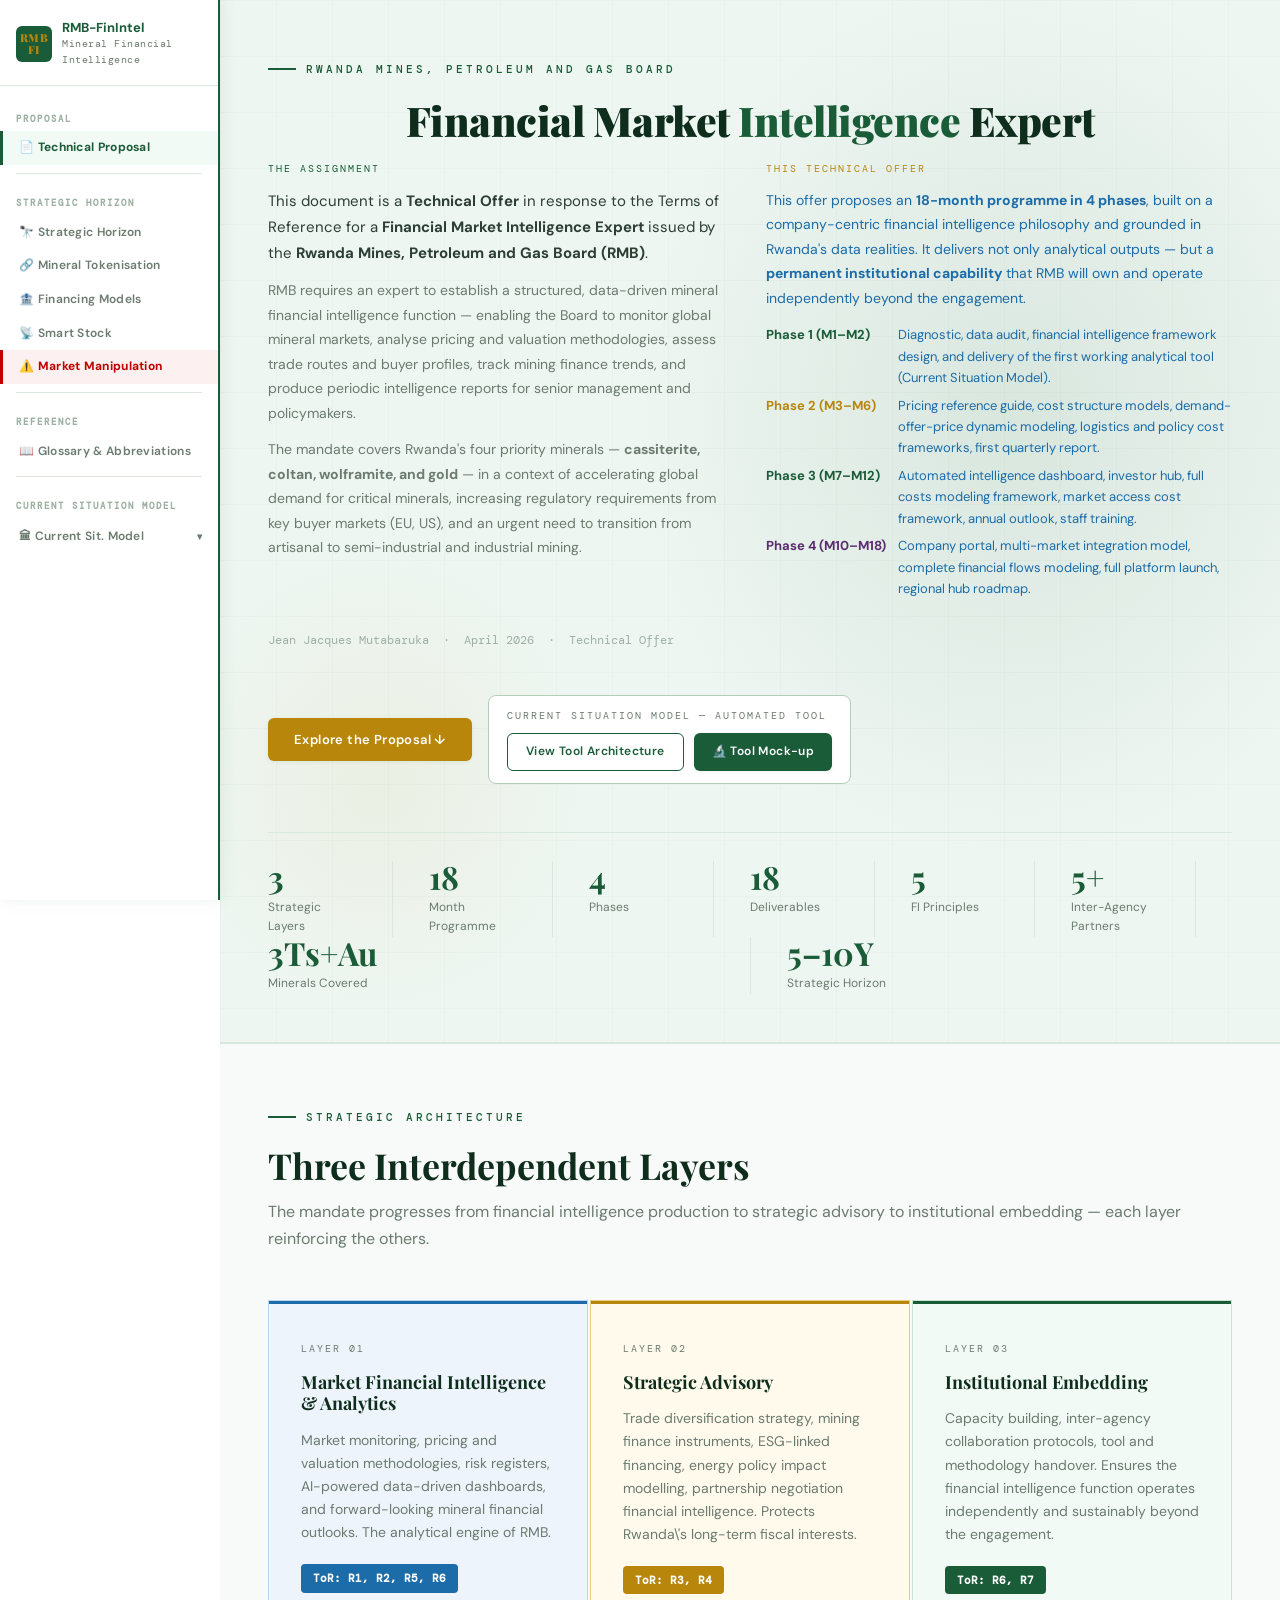
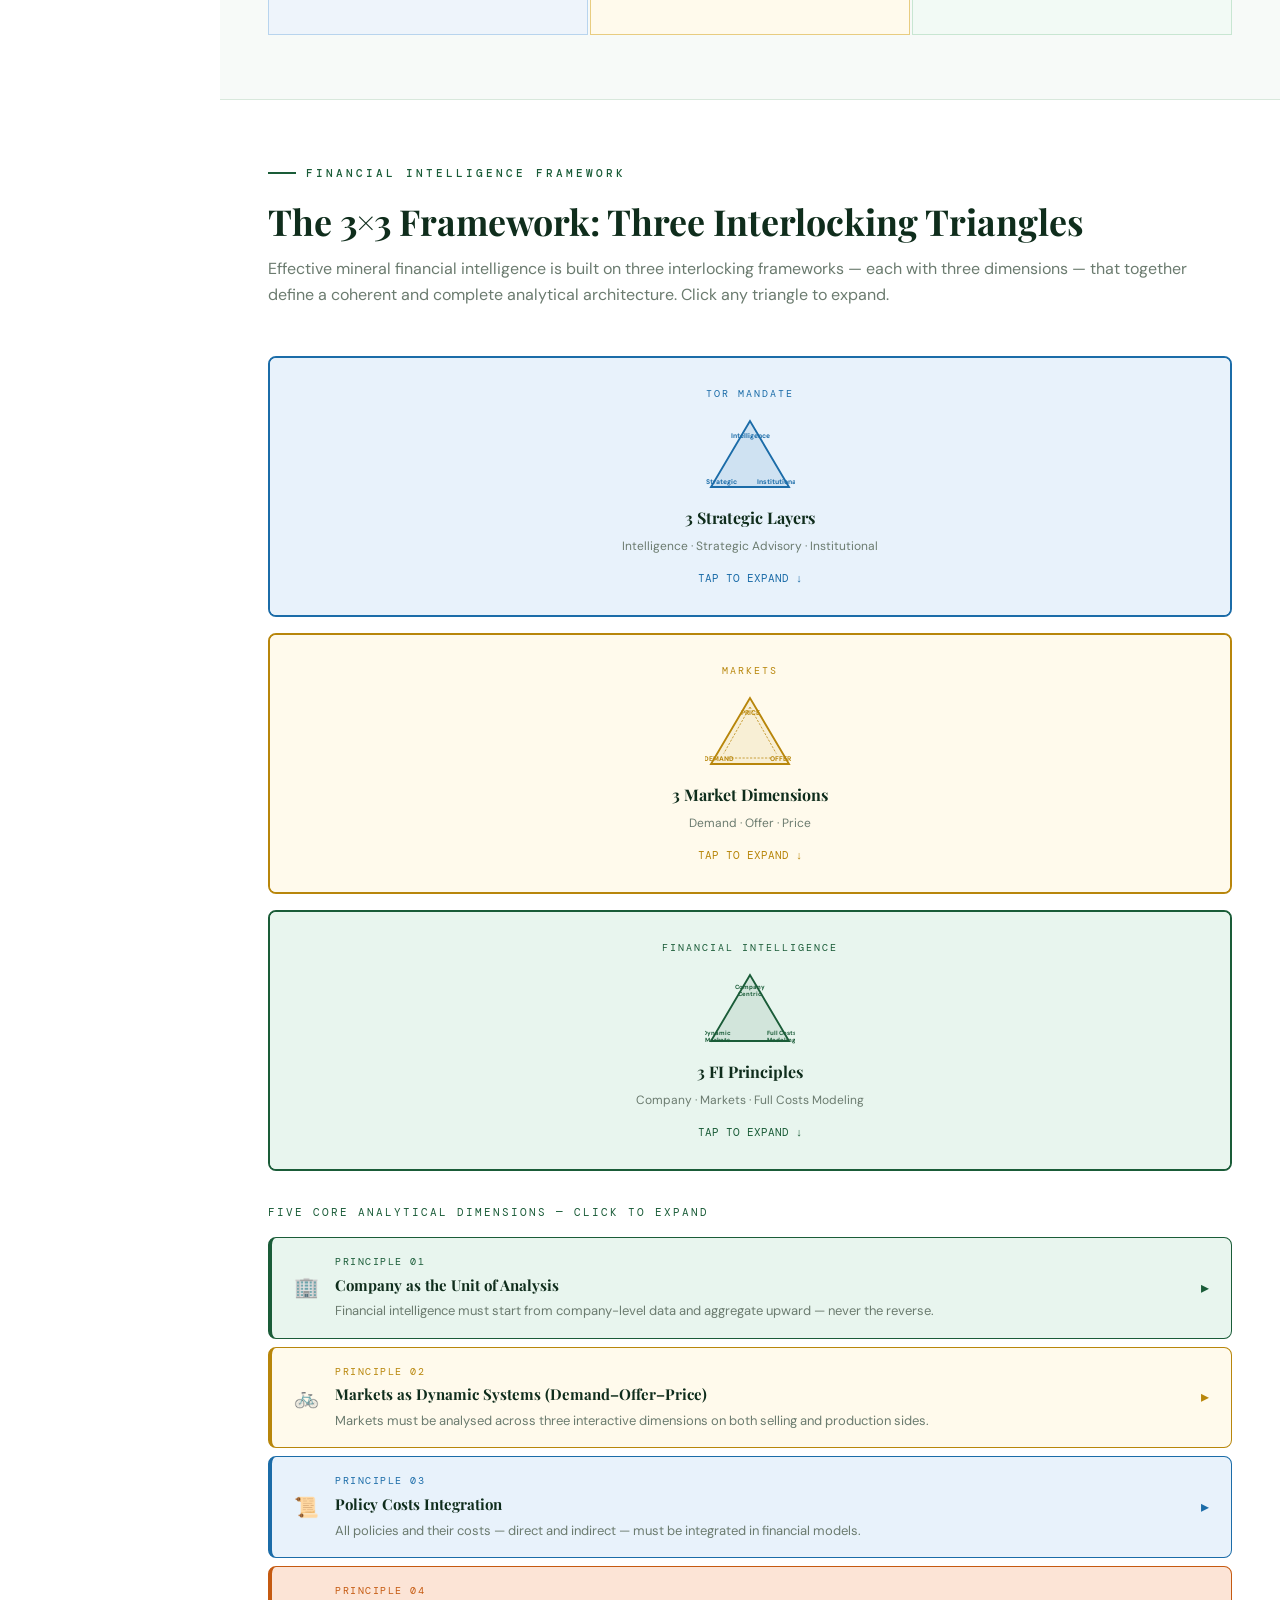
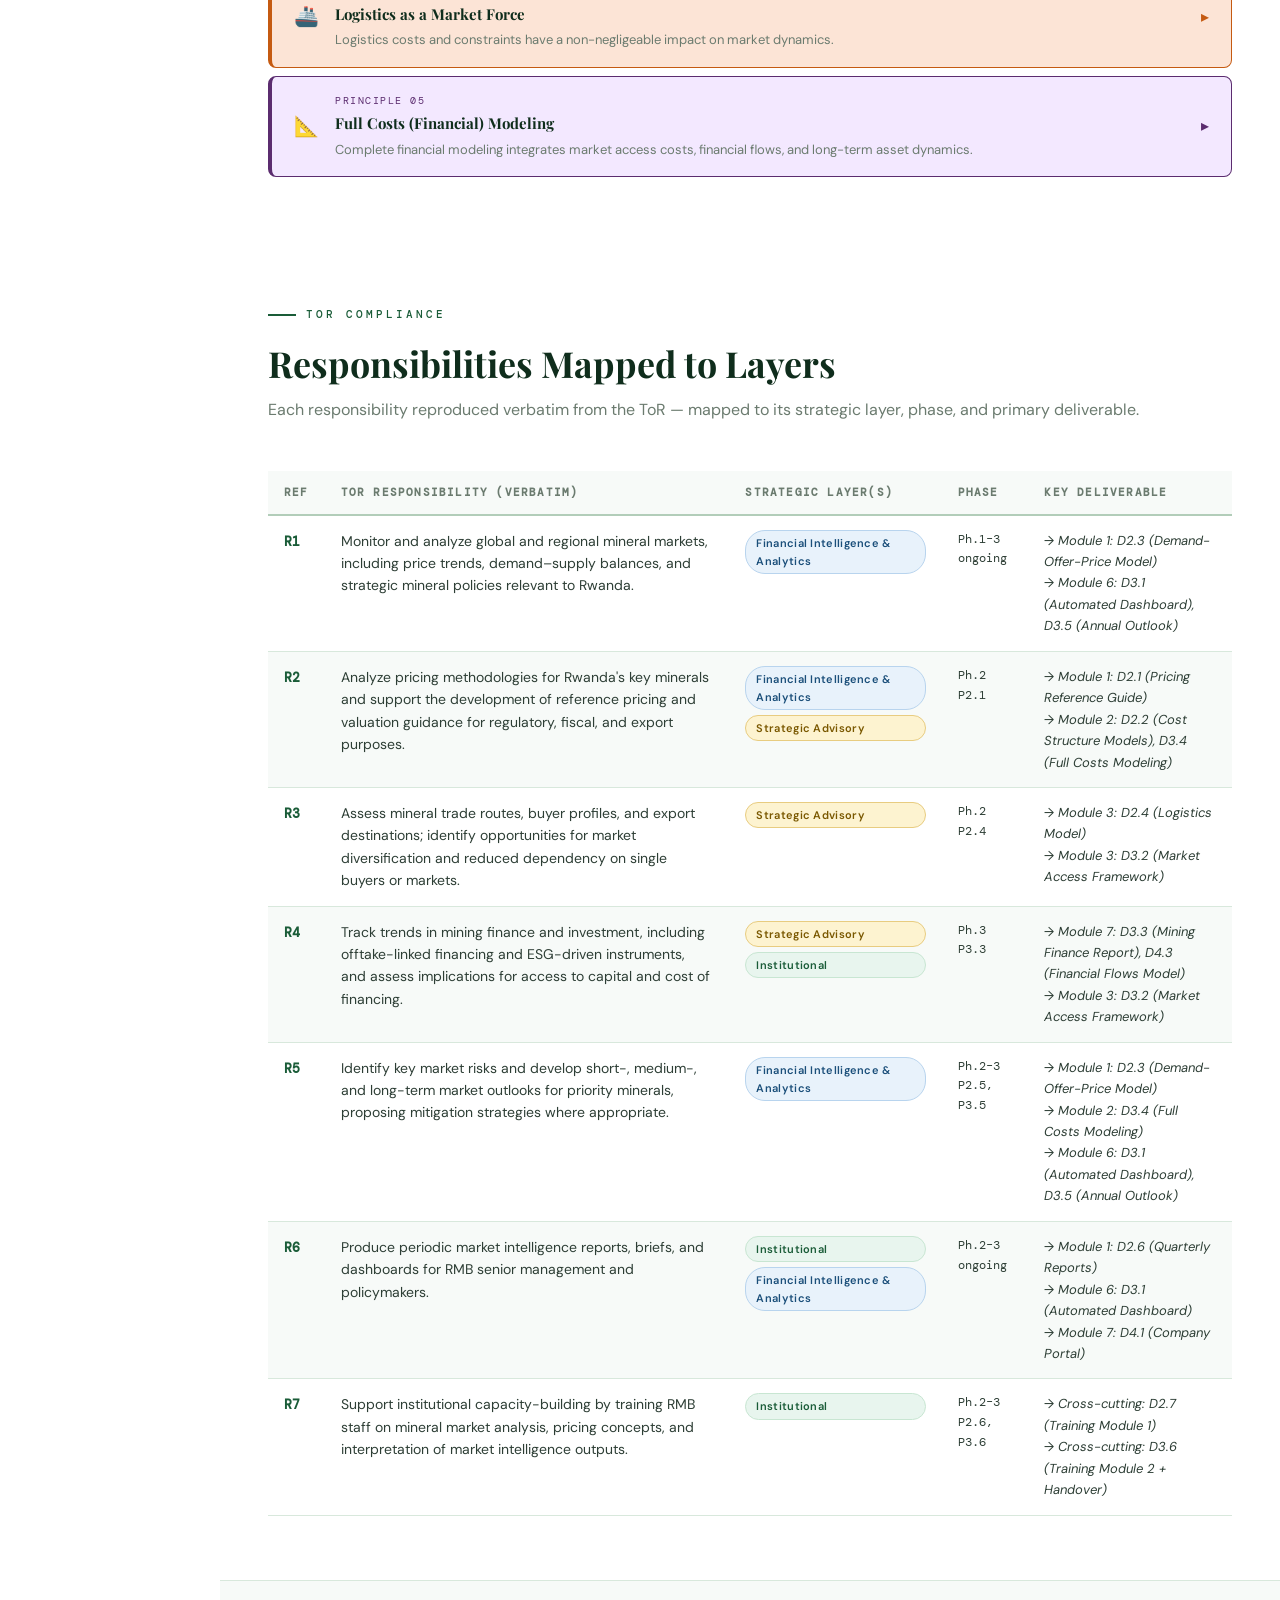
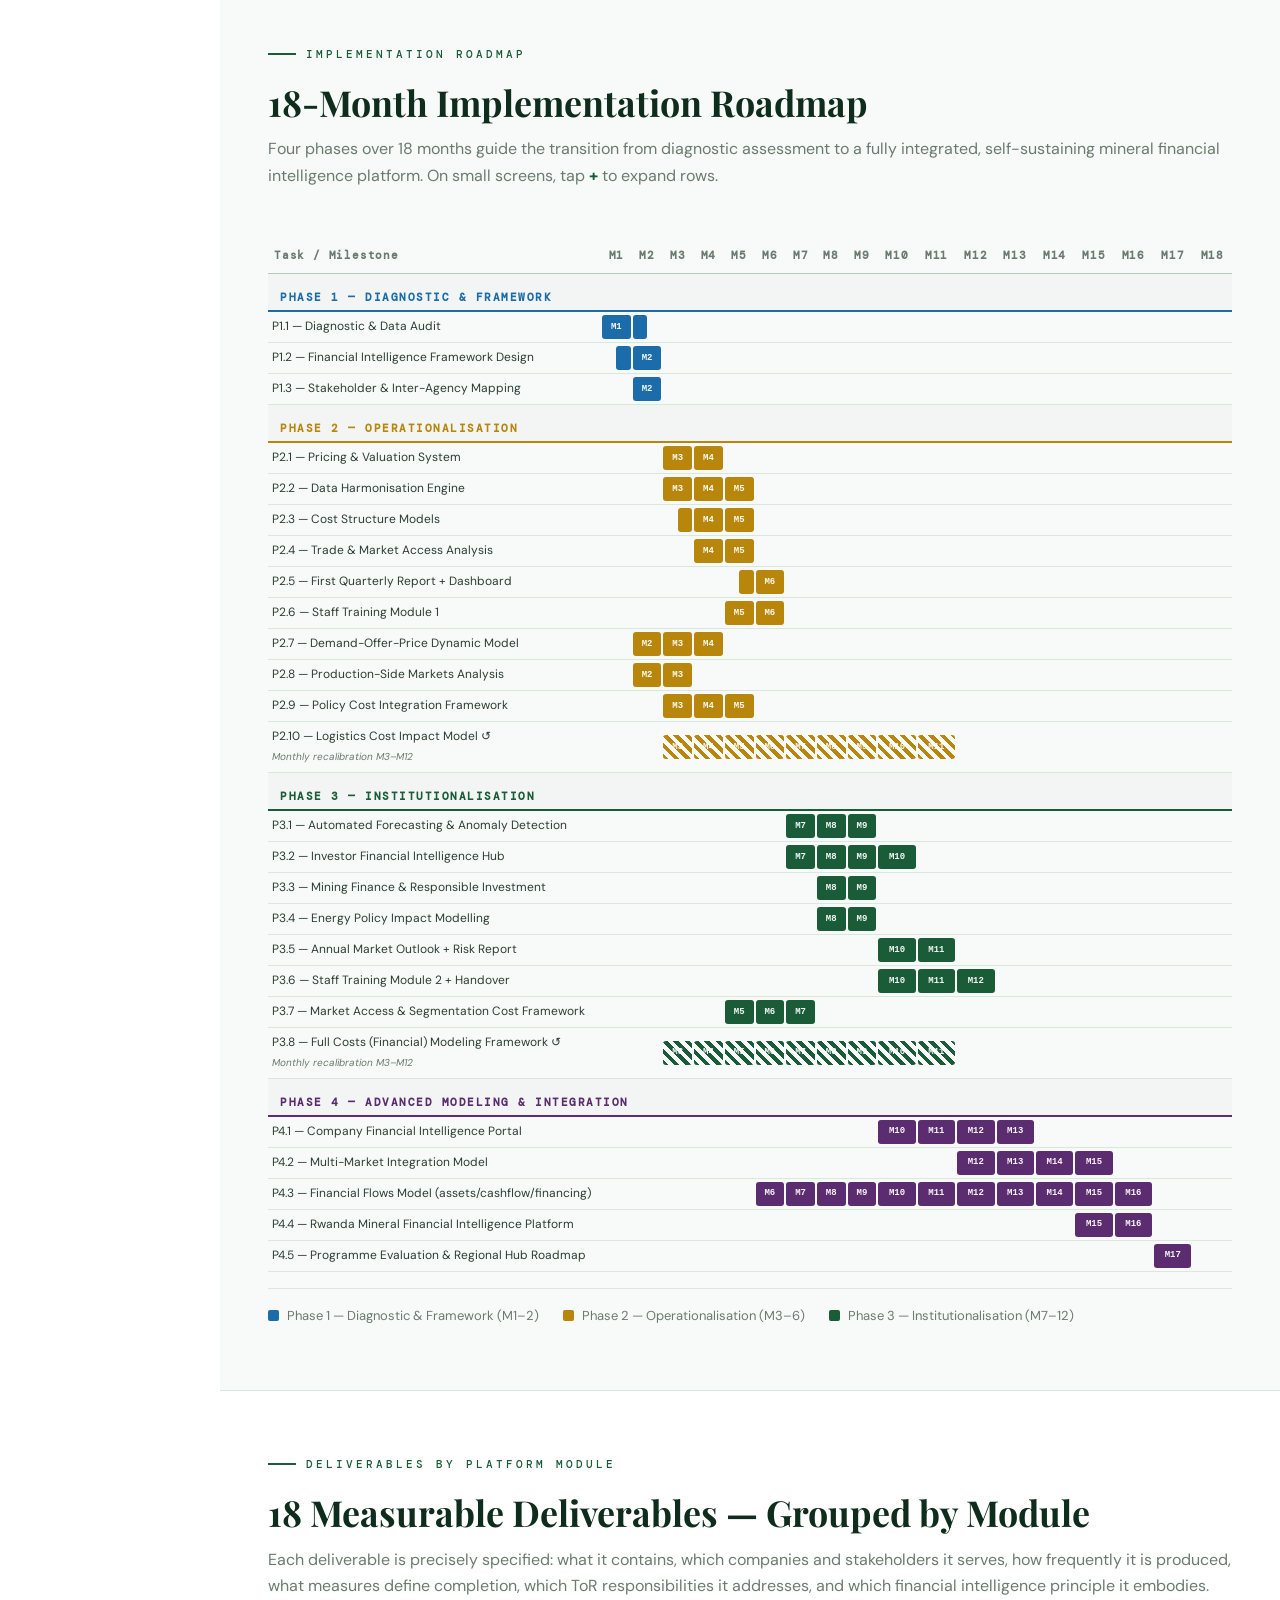
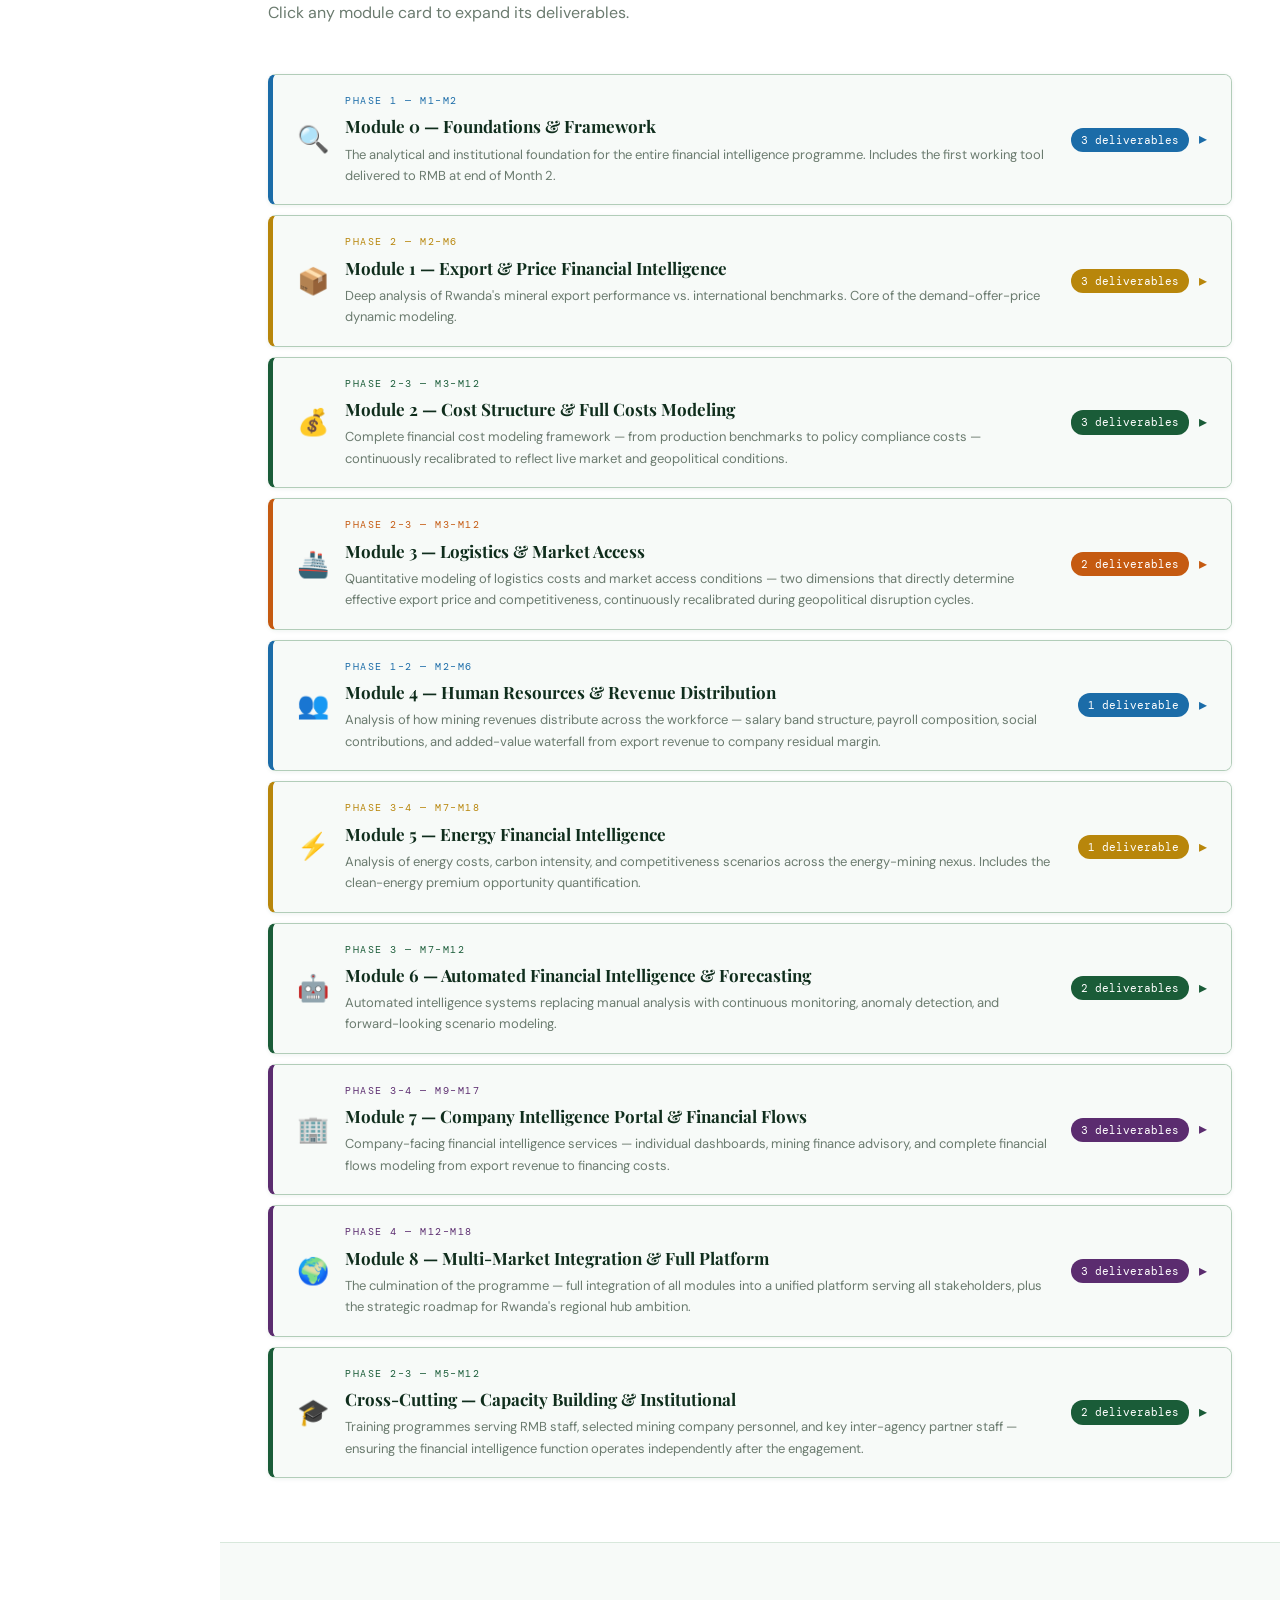
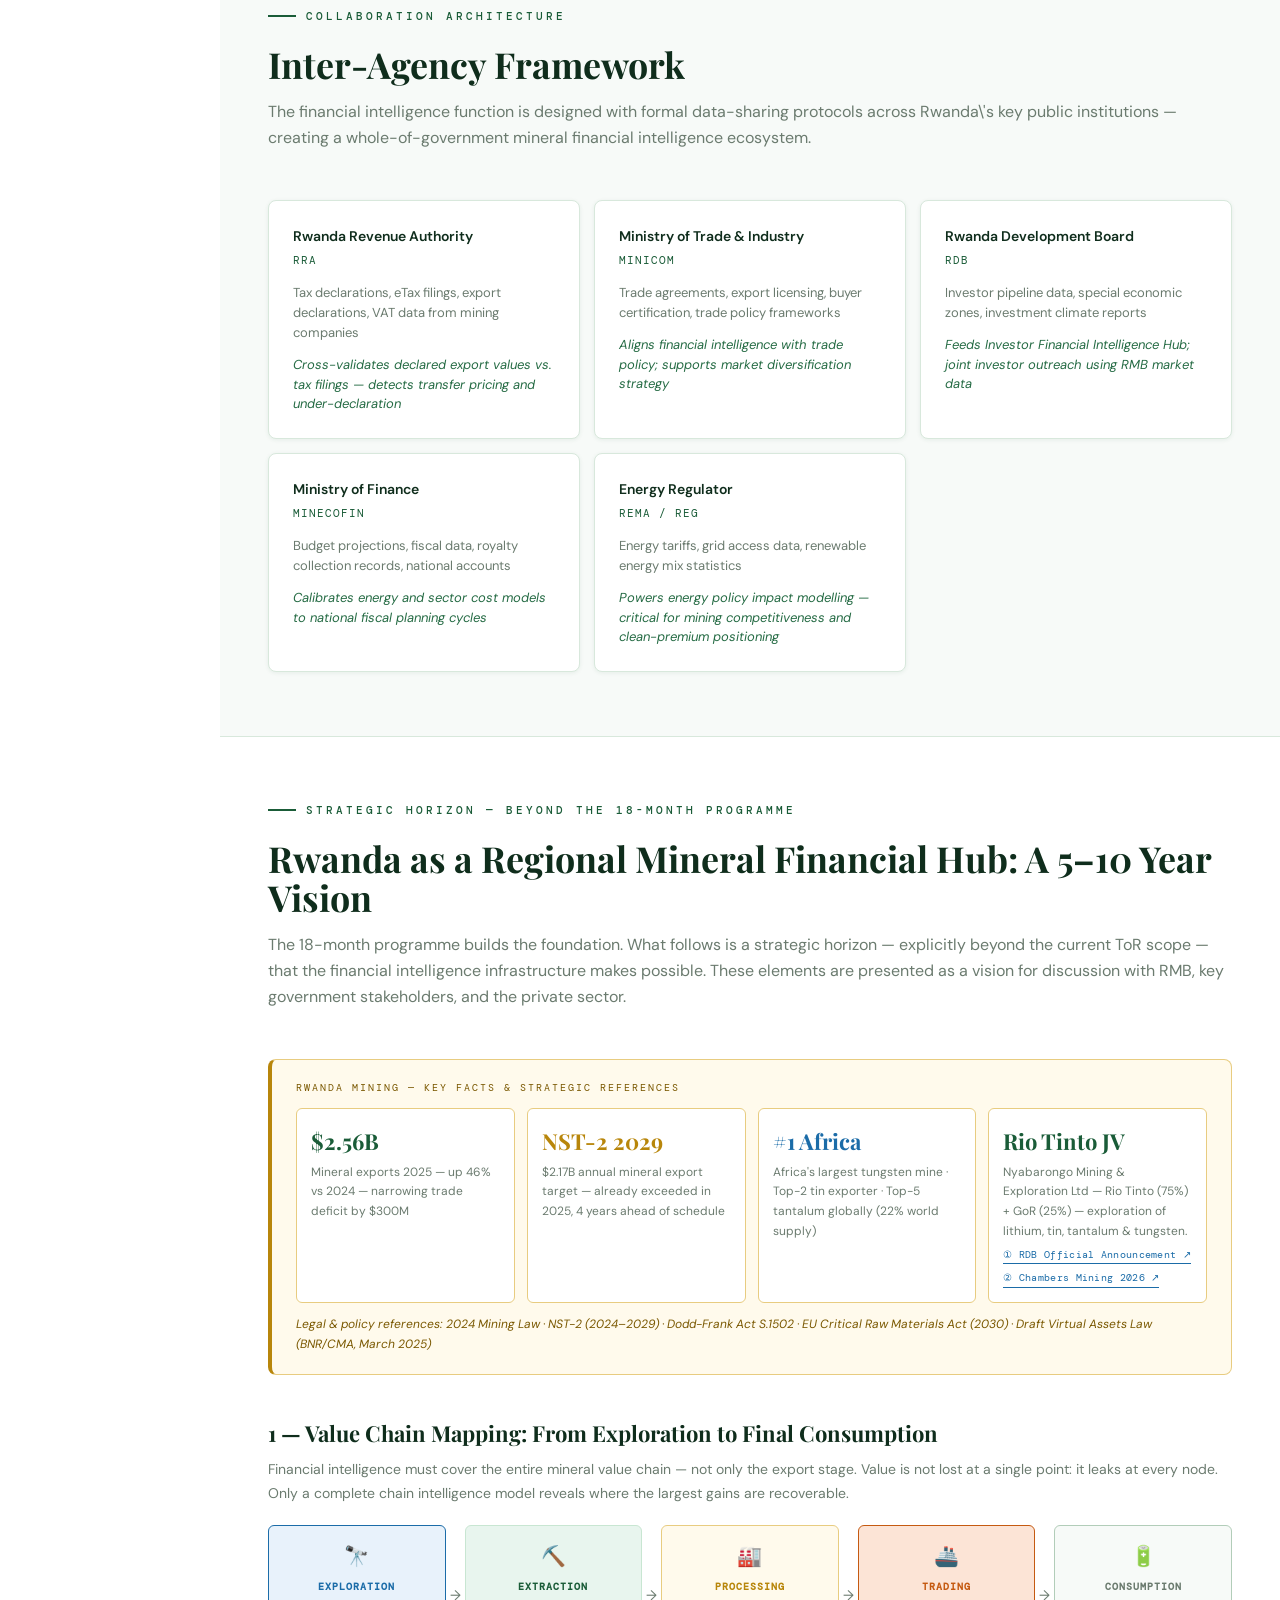
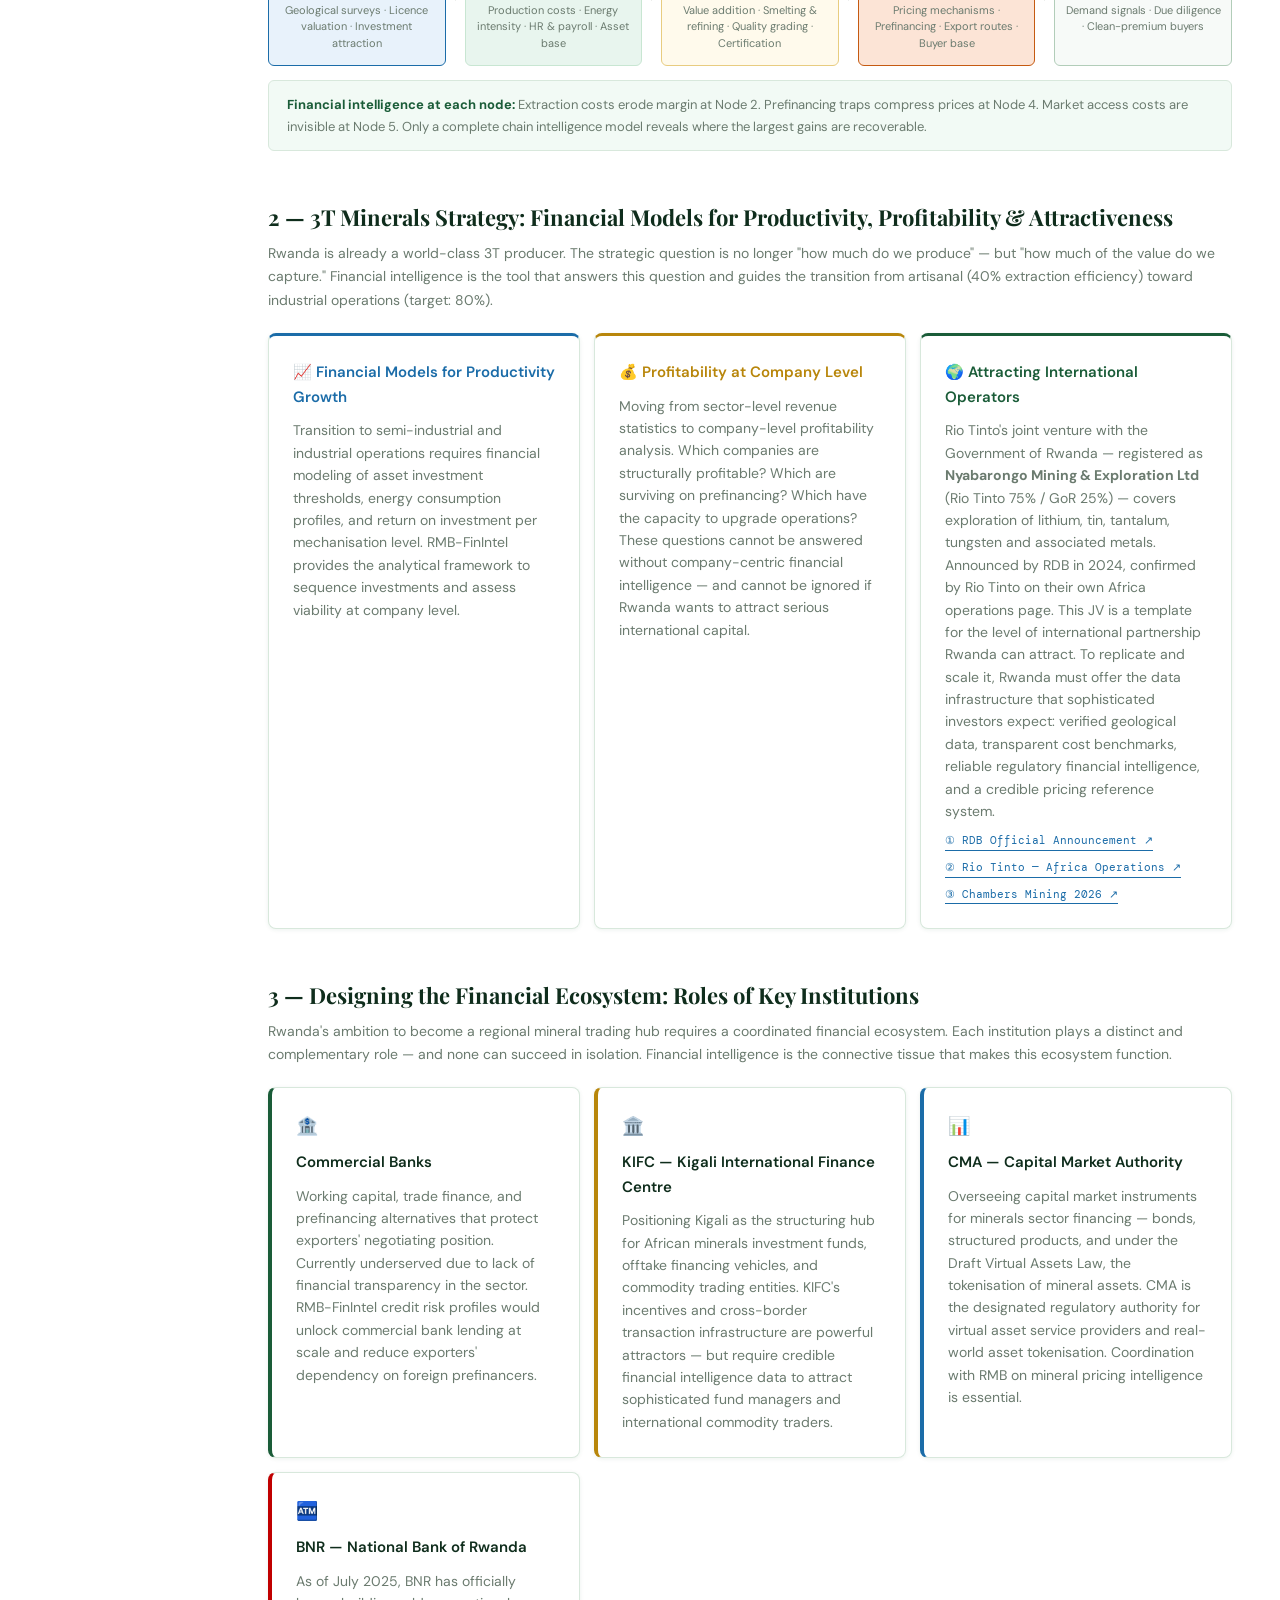
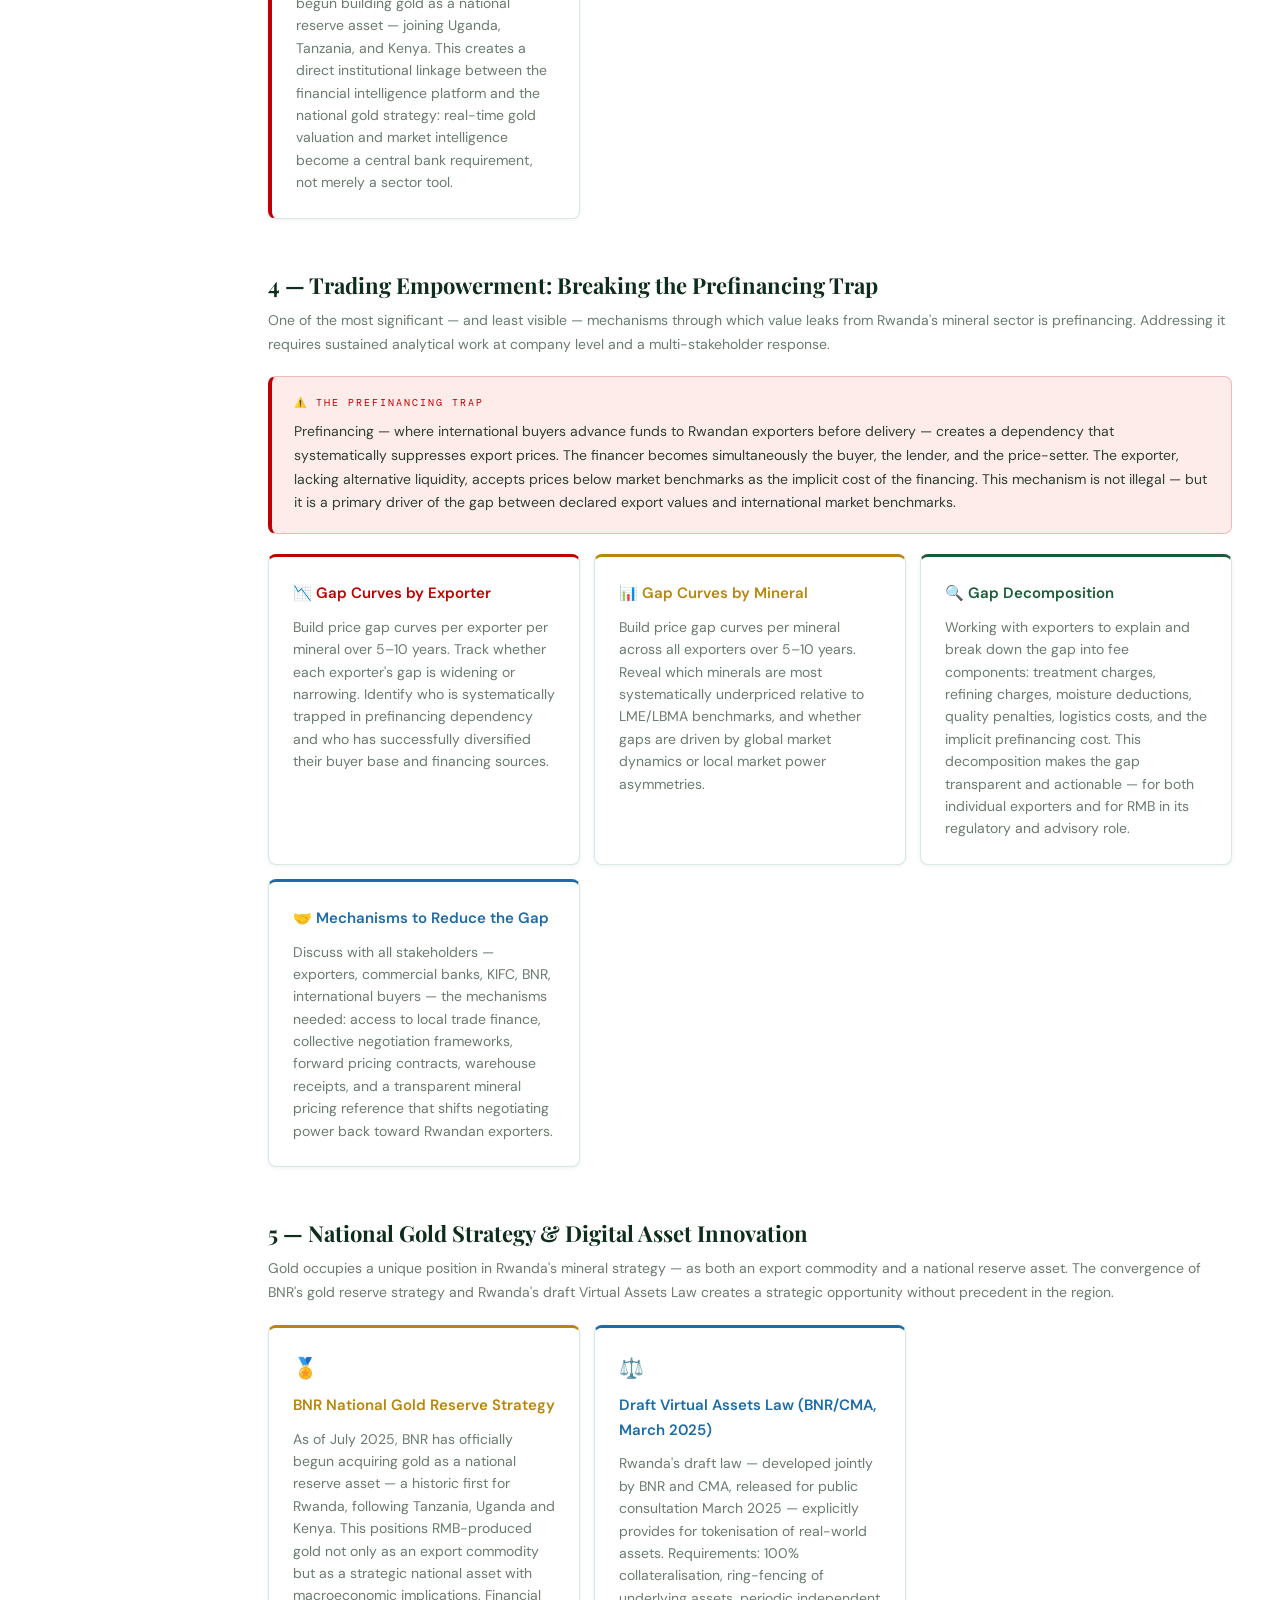
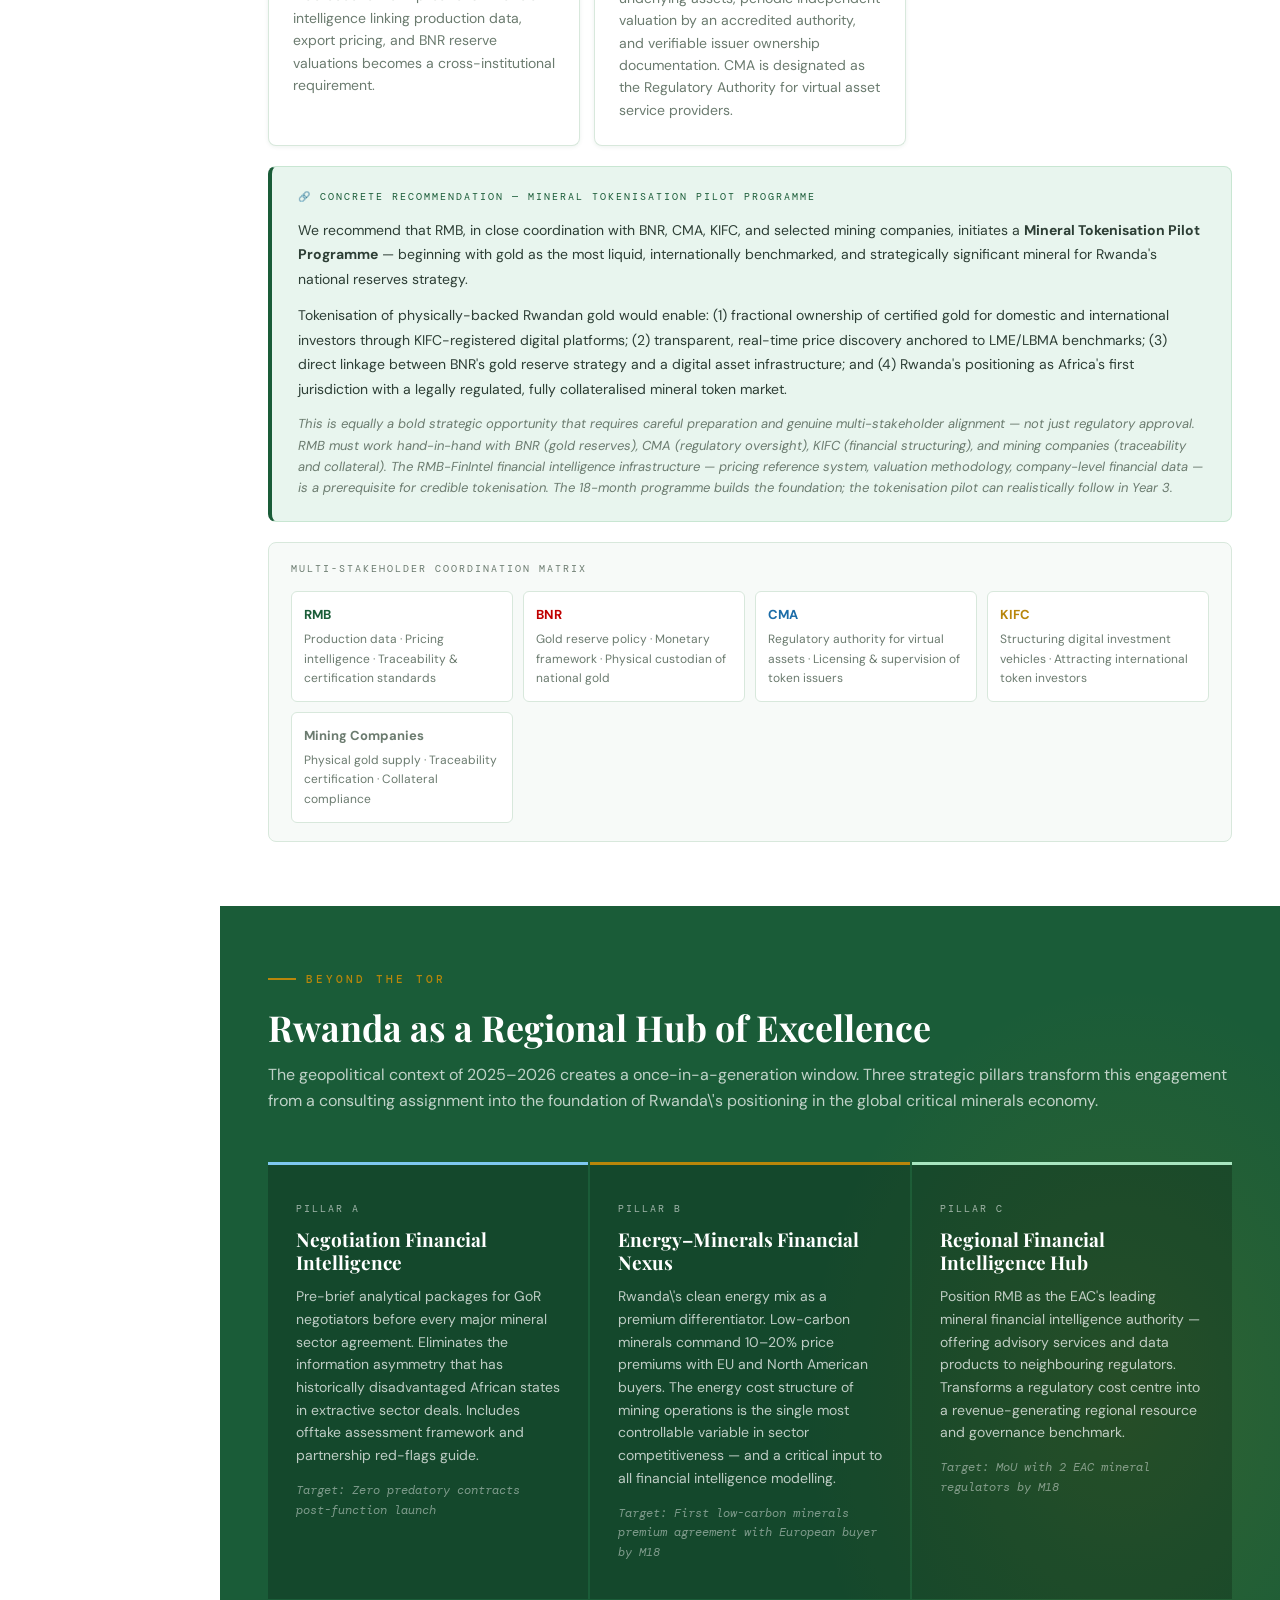
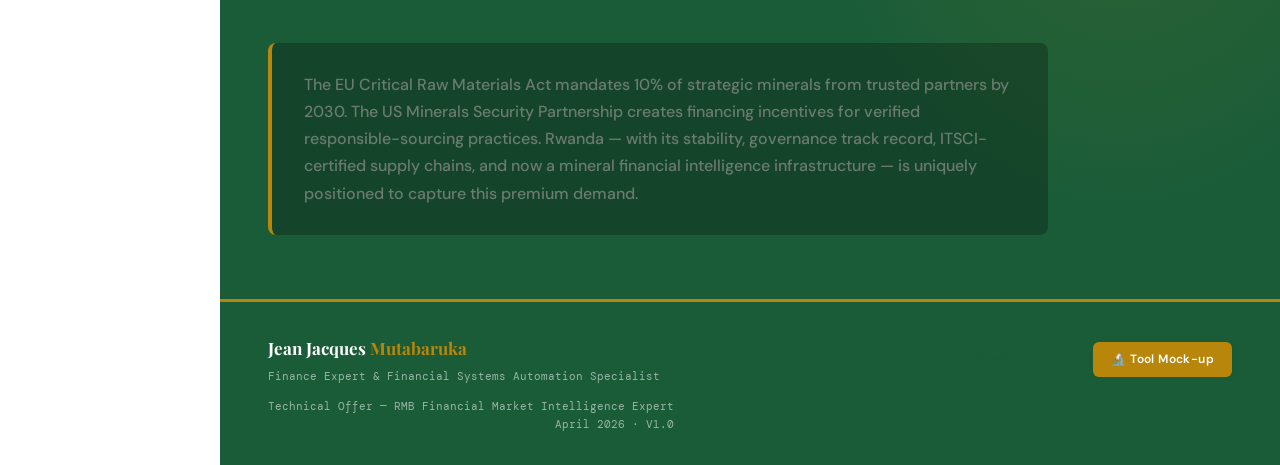
<file: index.html>
<!DOCTYPE html>
<html lang="en">
<head>
<meta charset="UTF-8">
<meta name="viewport" content="width=device-width, initial-scale=1.0">
<title>RMB-FinIntel — Technical Proposal</title>
<link rel="stylesheet" href="shared.css">
<style>
/* ── PAGE-SPECIFIC ── */
.layer-grid { display: grid; grid-template-columns: repeat(3,1fr); gap: 2px; }
.layer-card { padding: 40px 32px; position: relative; overflow: hidden; cursor: default; transition: transform 0.3s; }
.layer-card:hover { transform: translateY(-3px); }
.layer-card::after { content:''; position:absolute; top:0; left:0; right:0; height:3px; }
.lc-1 { background: rgba(27,108,168,0.1); } .lc-1::after { background: #1B6CA8; }
.lc-2 { background: rgba(200,150,10,0.08); } .lc-2::after { background: var(--gold); }
.lc-3 { background: rgba(26,92,56,0.14); } .lc-3::after { background: var(--g-deep); }
.layer-num { font-family: var(--font-m); font-size: 10px; letter-spacing: 2px; text-transform: uppercase; color: rgba(255,255,255,0.4); margin-bottom: 14px; }
.layer-name { font-family: var(--font-d); font-size: 18px; font-weight: 700; margin-bottom: 14px; line-height: 1.2; white-space: normal; }
.layer-desc { font-size: 14px; color: rgba(255,255,255,0.6); line-height: 1.65; margin-bottom: 20px; }
.layer-refs { font-family: var(--font-m); font-size: 11px; padding: 5px 12px; border-radius: 4px; display: inline-block; }
.lc-1 .layer-refs { background: #1B6CA8; color: #FFFFFF; font-weight: 600; }
.lc-2 .layer-refs { background: #B8860B; color: #FFFFFF; font-weight: 600; }
.lc-3 .layer-refs { background: var(--g-deep); color: #FFFFFF; font-weight: 600; }

/* Responsibility table */
.resp-ref { font-family: var(--font-m); font-size: 13px; font-weight: 600; color: var(--gold); }
.resp-text { font-size: 14px; line-height: 1.6; }
.resp-phase { font-family: var(--font-m); font-size: 12px; color: rgba(255,255,255,0.45); }
.resp-deliv { font-size: 13px; color: rgba(255,255,255,0.65); font-style: italic; }
.layer-badges { display: flex; flex-direction: column; gap: 5px; }


/* Hero intro responsive */

/* ── MOBILE: Triangle cards & expanded panels ── */
@media (max-width: 768px) {
  /* Triangle cards: 3 col → 1 col */
  .tri-cards-grid { grid-template-columns: 1fr !important; }
  /* Expanded panel inner grids: 3 col → 1 col */
  .tri-inner-grid { grid-template-columns: 1fr !important; }
  /* Markets panel: 2 col → 1 col */
  .tri-markets-grid { grid-template-columns: 1fr !important; }
  /* Principles cards: 3 col → 1 col */
  .tri-principles-grid { grid-template-columns: 1fr !important; }
  /* Layer cards: ensure nowrap titles wrap properly */
  .layer-name { white-space: normal !important; font-size: 16px !important; }
  /* Principle expandable cards detail padding */
  #principles-list > div [id^="p-detail-"] { padding-left: 16px !important; }
}

@media (max-width:768px) {
  .hero-intro-grid { grid-template-columns: 1fr !important; }
  .phase-row-label { display: block; margin-bottom: 2px; }
}


/* ── MOBILE OVERFLOW FIXES ── */
@media (max-width:768px) {
  /* Wrap any wide content */
  .gantt-wrap, .data-table-wrap, [style*="min-width:820px"] { overflow-x: auto !important; max-width: 100vw; }
  /* Hero 2-col grid phase labels */
  .phase-grid, [class*="phase"] { grid-template-columns: 1fr !important; }
  /* Hero button group wraps */
  .hero .fade-up.au-5 { flex-wrap: wrap !important; }
  /* Prevent any inline style from causing overflow */
  .hero-content, .hero { max-width: 100vw; overflow-x: hidden; }
  /* Value chain nodes wrap */
  [style*="min-width:110px"] { min-width: 80px !important; }
}


    /* Global mobile overflow guard */
    @media (max-width:860px) {
      html, body { overflow-x: hidden !important; max-width: 100vw !important; }
      * { max-width: 100% !important; box-sizing: border-box; }
      table { display: block; overflow-x: auto; }
      [style*="white-space:nowrap"] { white-space: normal !important; }
      [style*="grid-template-columns:1fr 1fr"] { grid-template-columns: 1fr !important; }
      [style*="min-width:820px"] { min-width: unset !important; }
    }

    /* Gantt */
.gantt-wrap { overflow-x: auto; }
.gantt { min-width: 820px; width: 100%; border-collapse: collapse; }
.gantt th { padding: 9px 6px; font-size: 11px; font-family: var(--font-m); letter-spacing: 0.8px; color: rgba(255,255,255,0.4); border-bottom: 1px solid rgba(255,255,255,0.08); text-align: center; }
.gantt th.g-task { text-align: left; width: 240px; }
.gantt td { padding: 0; border-bottom: 1px solid rgba(255,255,255,0.04); }
.gantt td.g-label { padding: 9px 12px 9px 0; font-size: 13px; color: rgba(255,255,255,0.8); white-space: nowrap; }
.gantt td.g-label.g-ph { font-family: var(--font-m); font-size: 11px; letter-spacing: 1.2px; text-transform: uppercase; font-weight: 600; padding-top: 18px; padding-bottom: 4px; border-bottom: none; }
.g-cell { height: 36px; position: relative; }
.g-bar { position: absolute; top: 7px; bottom: 7px; border-radius: 3px; opacity: 0.82; transition: opacity 0.2s; }
.g-bar:hover { opacity: 1; }
.b1 { background: #1B6CA8; } .b2 { background: var(--gold); } .b3 { background: var(--g-deep); }
.gantt-legend { display: flex; gap: 24px; margin-top: 20px; flex-wrap: wrap; }
.gl-item { display: flex; align-items: center; gap: 8px; font-size: 13px; color: rgba(255,255,255,0.55); }
.gl-dot { width: 11px; height: 11px; border-radius: 2px; }

/* SMART deliverables */
.deliv-grid { display: grid; grid-template-columns: repeat(auto-fill, minmax(300px, 1fr)); gap: 14px; }
.dc { background: rgba(255,255,255,0.03); border: 1px solid rgba(255,255,255,0.07); border-radius: var(--radius); padding: 24px; transition: all 0.22s; cursor: default; position: relative; overflow: hidden; }
.dc:hover { border-color: rgba(200,150,10,0.28); transform: translateY(-2px); }
.dc::before { content:''; position:absolute; left:0; top:0; bottom:0; width:3px; }
.dc.p1::before { background: #1B6CA8; } .dc.p2::before { background: var(--gold); } .dc.p3::before { background: var(--g-deep); }
.dc-phase { font-family: var(--font-m); font-size: 11px; letter-spacing: 1px; text-transform: uppercase; margin-bottom: 8px; }
.dc.p1 .dc-phase { color: #7EC8F0; } .dc.p2 .dc-phase { color: var(--gold); } .dc.p3 .dc-phase { color: #6FD19A; }
.dc-name { font-size: 14px; font-weight: 600; margin-bottom: 10px; line-height: 1.35; }
.dc-smart { font-size: 13px; color: rgba(255,255,255,0.52); line-height: 1.55; margin-bottom: 14px; }
.dc-footer { display: flex; align-items: center; justify-content: space-between; gap: 8px; flex-wrap: wrap; }
.dc-time { font-family: var(--font-m); font-size: 12px; padding: 3px 10px; border-radius: 4px; background: rgba(255,255,255,0.07); color: rgba(255,255,255,0.55); }
.dc-out { font-size: 12px; color: rgba(255,255,255,0.38); font-style: italic; }

/* Agency cards */
.agency-grid { display: grid; grid-template-columns: repeat(auto-fill, minmax(260px,1fr)); gap: 14px; }
.ag { background: rgba(255,255,255,0.03); border: 1px solid rgba(255,255,255,0.07); border-radius: var(--radius); padding: 24px; transition: all 0.22s; }
.ag:hover { border-color: rgba(26,92,56,0.4); background: rgba(26,92,56,0.06); }
.ag-name { font-size: 14px; font-weight: 600; margin-bottom: 3px; }
.ag-abbr { font-family: var(--font-m); font-size: 11px; color: var(--gold); letter-spacing: 1px; margin-bottom: 14px; }
.ag-data { font-size: 13px; color: rgba(255,255,255,0.58); margin-bottom: 12px; line-height: 1.55; }
.ag-value { font-size: 13px; color: #6FD19A; font-style: italic; line-height: 1.5; }

/* Vision pillars */
.vision-grid { display: grid; grid-template-columns: repeat(3,1fr); gap: 2px; margin-top: 44px; }
.vp { padding: 36px 28px; background: rgba(0,0,0,0.22); border-top: 3px solid transparent; transition: background 0.25s; }
.vp:hover { background: rgba(0,0,0,0.35); }
.vp-a { border-color: #7EC8F0; } .vp-b { border-color: var(--gold); } .vp-c { border-color: #A8E6C0; }
.vp-label { font-family: var(--font-m); font-size: 10px; letter-spacing: 2px; text-transform: uppercase; margin-bottom: 10px; opacity: 0.6; }
.vp-title { font-family: var(--font-d); font-size: 19px; font-weight: 700; margin-bottom: 12px; line-height: 1.2; }
.vp-desc { font-size: 14px; color: rgba(255,255,255,0.72); line-height: 1.62; margin-bottom: 14px; }
.vp-target { font-family: var(--font-m); font-size: 12px; color: rgba(255,255,255,0.45); font-style: italic; }

@media(max-width:860px){
  .layer-grid,.vision-grid{grid-template-columns:1fr;gap:2px;}
}
/* Light theme overrides */
/* Light theme overrides for page-specific dark colors */
.lc-1 { background: #EEF4FB; border: 1px solid #B8D4EE; }
.lc-2 { background: var(--gold-pale); border: 1px solid #E8CC80; }
.lc-3 { background: var(--g-xpale); border: 1px solid var(--g-lt); }
.layer-num { color: var(--text-muted); }
.layer-name { color: var(--text-head); }
.layer-desc { color: var(--text-muted); }
.resp-text { color: var(--text-body); }
.resp-phase { color: var(--text-muted); }
.resp-deliv { color: var(--text-muted); }
.resp-ref { color: var(--g-deep); }
.gantt td.g-label { color: var(--text-body); }
.gantt td.g-label.g-ph { color: var(--text-head); opacity: 1; }
.gantt th { color: var(--text-muted); border-bottom: 1px solid var(--border-md); }
.gantt td { border-bottom: 1px solid var(--border-lt); }
.dc { background: #FFFFFF; border: 1px solid var(--border-lt); box-shadow: var(--shadow-sm); }
.dc:hover { border-color: var(--g-lt); box-shadow: var(--shadow-md); }
.dc-name { color: var(--text-head); }
.dc-smart { color: var(--text-muted); }
.dc-time { background: var(--surface-1); color: var(--text-muted); }
.dc-out { color: var(--text-light); }
.ag { background: #FFFFFF; border: 1px solid var(--border-lt); box-shadow: var(--shadow-sm); }
.ag:hover { border-color: var(--g-lt); background: var(--g-xpale); }
.ag-name { color: var(--text-head); }
.ag-abbr { color: var(--g-deep); }
.ag-data { color: var(--text-muted); }
.ag-value { color: var(--g-mid); }
.gl-item { color: var(--text-muted); }
.gantt-legend { border-top: 1px solid var(--border-lt); padding-top: 16px; margin-top: 16px; }

</style>
</head>
<body>
<aside class="rmb-sidebar" id="rmb-sidebar">
  <div class="sb-logo-block">
    <div class="sb-logo">RMB<br>FI</div>
    <div>
      <div class="sb-brand-main">RMB-FinIntel</div>
      <div class="sb-brand-sub">Mineral Financial Intelligence</div>
    </div>
  </div>
  <nav class="sb-nav">
    <span class="sb-section-label">Proposal</span>
    <a href="index.html" class="active">📄 Technical Proposal</a>
    <div class="sb-divider"></div>
    <span class="sb-section-label">Strategic Horizon</span>
    <a href="index.html#strategic-horizon">🔭 Strategic Horizon</a>
    <a href="tokenisation.html">🔗 Mineral Tokenisation</a>
    <a href="financing-models.html">🏦 Financing Models</a>
    <a href="smart-stock.html">📡 Smart Stock</a>
    <a href="market-manipulation.html" style="color:#C00000;background:rgba(192,0,0,0.06);border-left-color:#C00000;font-weight:700">⚠️ Market Manipulation</a>
    <div class="sb-divider"></div>
    <span class="sb-section-label">Reference</span>
    <a href="glossary.html">📖 Glossary &amp; Abbreviations</a>
    <div class="sb-divider"></div>
    <span class="sb-section-label">Current Situation Model</span>
    <button class="sb-group-trigger" id="sb-csm-trigger" onclick="sbToggle(this)">
      <span>🏛 Current Sit. Model</span>
      <span class="sb-arrow">▾</span>
    </button>
    <div class="sb-group-items" id="sb-csm-items">
      <a href="architecture.html" class="sb-sub">🏗 Architecture</a>
      <a href="energy.html" class="sb-sub">⚡ Energy Component</a>
      <a href="demo.html" class="sb-sub">🔬 Tool Mock-up</a>
    </div>
  </nav>
</aside>

<!-- Mobile top bar -->
<div class="sb-topbar">
  <div class="sb-topbar-logo">RMB<br>FI</div>
  <div class="sb-topbar-title">RMB-FinIntel</div>
  <button class="sb-hamburger" id="sb-hbg" onclick="sbMobileToggle()" aria-label="Menu">
    <span></span><span></span><span></span>
  </button>
</div>
<div class="sb-overlay" id="sb-overlay" onclick="sbMobileClose()"></div>


<!-- NAV -->


<!-- Mobile nav panel -->


<div class="page-wrap">

<!-- HERO -->
<div class="hero" style="min-height:60vh">
  <div class="hero-bg-mesh"></div>
  <div class="hero-grid"></div>
  <div class="hero-content">
    <div class="eyebrow fade-up au-1">Rwanda Mines, Petroleum and Gas Board</div>
    <h1 class="hero-title fade-up au-2" style="text-align:center;white-space:normal">Financial Market <span class="accent">Intelligence</span> Expert</h1>

    <!-- INTRO BLOCK -->
    <div class="fade-up au-3 hero-intro-grid" style="display:grid;grid-template-columns:1fr 1fr;gap:32px;margin-bottom:32px">

      <!-- Left: ToR Context -->
      <div>
        <div style="font-family:var(--font-m);font-size:10px;letter-spacing:2px;text-transform:uppercase;color:var(--g-deep);margin-bottom:10px">The Assignment</div>
        <p style="font-size:15px;color:var(--text-body);line-height:1.75;margin-bottom:12px">
          This document is a <strong>Technical Offer</strong> in response to the Terms of Reference for a
          <strong>Financial Market Intelligence Expert</strong> issued by the
          <strong>Rwanda Mines, Petroleum and Gas Board (RMB)</strong>.
        </p>
        <p style="font-size:14px;color:var(--text-muted);line-height:1.75;margin-bottom:12px">
          RMB requires an expert to establish a structured, data-driven mineral financial intelligence
          function — enabling the Board to monitor global mineral markets, analyse pricing and valuation
          methodologies, assess trade routes and buyer profiles, track mining finance trends, and produce
          periodic intelligence reports for senior management and policymakers.
        </p>
        <p style="font-size:14px;color:var(--text-muted);line-height:1.75">
          The mandate covers Rwanda's four priority minerals —
          <strong>cassiterite, coltan, wolframite, and gold</strong> — in a context of accelerating
          global demand for critical minerals, increasing regulatory requirements from key buyer markets
          (EU, US), and an urgent need to transition from artisanal to semi-industrial and industrial
          mining.
        </p>
      </div>

      <!-- Right: This Offer -->
      <div>
        <div style="font-family:var(--font-m);font-size:10px;letter-spacing:2px;text-transform:uppercase;color:var(--gold);margin-bottom:10px">This Technical Offer</div>
        <p style="font-size:14px;color:var(--blue);line-height:1.75;margin-bottom:14px">
          This offer proposes an <strong>18-month programme in 4 phases</strong>, built on a
          company-centric financial intelligence philosophy and grounded in Rwanda's data realities.
          It delivers not only analytical outputs — but a <strong>permanent institutional capability</strong>
          that RMB will own and operate independently beyond the engagement.
        </p>
        <div style="display:flex;flex-direction:column;gap:8px">
          <div style="display:grid;grid-template-columns:auto 1fr;gap:6px 12px;font-size:13px">
            <span style="color:var(--g-deep);font-weight:700">Phase 1 (M1–M2)</span>
            <span style="color:#1B6CA8">Diagnostic, data audit, financial intelligence framework design, and delivery of the first working analytical tool (Current Situation Model).</span>
            <span style="color:#B8860B;font-weight:700">Phase 2 (M3–M6)</span>
            <span style="color:#1B6CA8">Pricing reference guide, cost structure models, demand-offer-price dynamic modeling, logistics and policy cost frameworks, first quarterly report.</span>
            <span style="color:var(--g-deep);font-weight:700">Phase 3 (M7–M12)</span>
            <span style="color:#1B6CA8">Automated intelligence dashboard, investor hub, full costs modeling framework, market access cost framework, annual outlook, staff training.</span>
            <span style="color:#5B2C6F;font-weight:700">Phase 4 (M10–M18)</span>
            <span style="color:#1B6CA8">Company portal, multi-market integration model, complete financial flows modeling, full platform launch, regional hub roadmap.</span>
          </div>
          <style>
            @media (max-width:600px) {
              .phase-grid { grid-template-columns: 1fr !important; }
              .phase-grid span:nth-child(odd) { margin-top: 8px; }
            }
          </style>
        </div>
      </div>
    </div>

    <p class="hero-meta fade-up au-4">Jean Jacques Mutabaruka &nbsp;·&nbsp; April 2026 &nbsp;·&nbsp; Technical Offer</p>
    <div class="fade-up au-5" style="display:flex;gap:16px;flex-wrap:wrap;align-items:center">
      <a href="#layers" class="btn btn-gold">Explore the Proposal ↓</a>
      <div style="background:#FFFFFF;border:1px solid var(--border-md);border-radius:var(--radius);padding:12px 18px;display:flex;flex-direction:column;gap:8px">
        <div style="font-family:var(--font-m);font-size:10px;letter-spacing:2px;text-transform:uppercase;color:var(--text-muted)">Current Situation Model — Automated Tool</div>
        <div style="display:flex;gap:10px">
          <a href="architecture.html" class="btn btn-outline" style="padding:8px 18px;font-size:12px">View Tool Architecture</a>
          <a href="demo.html" class="btn btn-green" style="padding:8px 18px;font-size:12px">🔬 Tool Mock-up</a>
        </div>
      </div>
    </div>
  </div>
  <div class="stats-bar fade-up au-5">
    <div class="stat"><div class="stat-n">3</div><div class="stat-l">Strategic Layers</div></div>
    <div class="stat"><div class="stat-n">18</div><div class="stat-l">Month Programme</div></div>
    <div class="stat"><div class="stat-n">4</div><div class="stat-l">Phases</div></div>
    <div class="stat"><div class="stat-n">18</div><div class="stat-l">Deliverables</div></div>
    <div class="stat"><div class="stat-n">5</div><div class="stat-l">FI Principles</div></div>
    <div class="stat"><div class="stat-n">5+</div><div class="stat-l">Inter-Agency Partners</div></div>
    <div class="stat"><div class="stat-n">3Ts+Au</div><div class="stat-l">Minerals Covered</div></div>
    <div class="stat"><div class="stat-n">5–10Y</div><div class="stat-l">Strategic Horizon</div></div>
  </div>
</div>

<!-- SECTION: LAYERS -->
<section id="layers" class="section section-alt">
  <div class="eyebrow">Strategic Architecture</div>
  <h2 class="section-title">Three Interdependent Layers</h2>
  <p class="section-lead">The mandate progresses from financial intelligence production to strategic advisory to institutional embedding — each layer reinforcing the others.</p>
  <div class="layer-grid">
    <div class="layer-card lc-1">
      <div class="layer-num">Layer 01</div>
      <div class="layer-name">Market Financial Intelligence & Analytics</div>
      <p class="layer-desc">Market monitoring, pricing and valuation methodologies, risk registers, AI-powered data-driven dashboards, and forward-looking mineral financial outlooks. The analytical engine of RMB.</p>
      <span class="layer-refs">ToR: R1, R2, R5, R6</span>
    </div>
    <div class="layer-card lc-2">
      <div class="layer-num">Layer 02</div>
      <div class="layer-name">Strategic Advisory</div>
      <p class="layer-desc">Trade diversification strategy, mining finance instruments, ESG-linked financing, energy policy impact modelling, partnership negotiation financial intelligence. Protects Rwanda\'s long-term fiscal interests.</p>
      <span class="layer-refs">ToR: R3, R4</span>
    </div>
    <div class="layer-card lc-3">
      <div class="layer-num">Layer 03</div>
      <div class="layer-name">Institutional Embedding</div>
      <p class="layer-desc">Capacity building, inter-agency collaboration protocols, tool and methodology handover. Ensures the financial intelligence function operates independently and sustainably beyond the engagement.</p>
      <span class="layer-refs">ToR: R6, R7</span>
    </div>
  </div>
</section>


<!-- SECTION: FI FRAMEWORK -->
<section id="fi-framework" class="section">
  <div class="eyebrow">Financial Intelligence Framework</div>
  <h2 class="section-title">The 3×3 Framework: Three Interlocking Triangles</h2>
  <p class="section-lead">Effective mineral financial intelligence is built on three interlocking frameworks — each with three dimensions — that together define a coherent and complete analytical architecture. Click any triangle to expand.</p>

  <!-- THREE TRIANGLES -->
  <!-- THREE TRIANGLES — each wraps its own expand panel -->
  <div style="display:flex;flex-direction:column;gap:16px;margin-bottom:32px">

    <!-- Card 1: ToR Mandate -->
    <div style="border:2px solid var(--blue);border-radius:var(--radius);overflow:hidden">
      <div style="background:var(--blue-lt);padding:28px 20px;text-align:center;cursor:pointer;transition:all 0.25s" onclick="toggleTriangle('tri1')">
        <div style="font-family:var(--font-m);font-size:10px;letter-spacing:2px;text-transform:uppercase;color:var(--blue);margin-bottom:12px">ToR Mandate</div>
        <svg viewBox="0 0 120 104" style="width:90px;height:78px;margin:0 auto 12px;display:block">
          <polygon points="60,8 8,96 112,96" fill="rgba(27,108,168,0.12)" stroke="#1B6CA8" stroke-width="2.5"/>
          <text x="60" y="30" text-anchor="middle" font-size="9" fill="#1B6CA8" font-weight="700">Intelligence</text>
          <text x="22" y="92" text-anchor="middle" font-size="9" fill="#1B6CA8" font-weight="700">Strategic</text>
          <text x="97" y="92" text-anchor="middle" font-size="9" fill="#1B6CA8" font-weight="700">Institutional</text>
        </svg>
        <div style="font-family:var(--font-d);font-size:16px;font-weight:700;color:var(--text-head);margin-bottom:6px">3 Strategic Layers</div>
        <div style="font-size:12px;color:var(--text-muted)">Intelligence · Strategic Advisory · Institutional</div>
        <div id="tri1-label" style="margin-top:12px;font-size:11px;color:var(--blue);font-family:var(--font-m)">TAP TO EXPAND ↓</div>
      </div>
      <div id="tri1" style="display:none;background:var(--blue-lt);border-top:1px solid var(--blue);padding:28px 32px">
        <div style="font-family:var(--font-d);font-size:18px;font-weight:700;color:var(--text-head);margin-bottom:16px">3 Strategic Layers — Mapping to FI Principles</div>
        <div class="tri-inner-grid" style="display:grid;grid-template-columns:repeat(3,1fr);gap:14px">
          <div style="background:#FFFFFF;border-radius:6px;padding:16px"><div style="font-weight:700;color:var(--blue);margin-bottom:8px;font-size:13px">Layer 1 — Intelligence & Analytics</div><div style="font-size:13px;color:var(--text-muted);line-height:1.6">Feeds the <strong>Dynamic Markets</strong> principle: monitoring demand-offer-price dynamics, price gap analysis, and market outlook.</div></div>
          <div style="background:#FFFFFF;border-radius:6px;padding:16px"><div style="font-weight:700;color:var(--blue);margin-bottom:8px;font-size:13px">Layer 2 — Strategic Advisory</div><div style="font-size:13px;color:var(--text-muted);line-height:1.6">Feeds the <strong>Full Costs (Financial) Modeling</strong> principle: trade diversification, finance instruments, energy policy, logistics and market access costs.</div></div>
          <div style="background:#FFFFFF;border-radius:6px;padding:16px"><div style="font-weight:700;color:var(--blue);margin-bottom:8px;font-size:13px">Layer 3 — Institutional Embedding</div><div style="font-size:13px;color:var(--text-muted);line-height:1.6">Feeds the <strong>Company-Centric</strong> principle: capacity building ensures companies and regulators independently use financial intelligence.</div></div>
        </div>
      </div>
    </div>

    <!-- Card 2: Markets -->
    <div style="border:2px solid var(--gold);border-radius:var(--radius);overflow:hidden">
      <div style="background:var(--gold-pale);padding:28px 20px;text-align:center;cursor:pointer;transition:all 0.25s" onclick="toggleTriangle('tri2')">
        <div style="font-family:var(--font-m);font-size:10px;letter-spacing:2px;text-transform:uppercase;color:var(--gold);margin-bottom:12px">Markets</div>
        <svg viewBox="0 0 120 104" style="width:90px;height:78px;margin:0 auto 12px;display:block">
          <polygon points="60,8 8,96 112,96" fill="rgba(184,134,11,0.1)" stroke="#B8860B" stroke-width="2.5"/>
          <line x1="60" y1="20" x2="25" y2="82" stroke="#B8860B" stroke-width="1" stroke-dasharray="3,2"/>
          <line x1="60" y1="20" x2="95" y2="82" stroke="#B8860B" stroke-width="1" stroke-dasharray="3,2"/>
          <line x1="30" y1="88" x2="90" y2="88" stroke="#B8860B" stroke-width="1" stroke-dasharray="3,2"/>
          <text x="60" y="30" text-anchor="middle" font-size="9" fill="#B8860B" font-weight="700">PRICE</text>
          <text x="18" y="92" text-anchor="middle" font-size="9" fill="#B8860B" font-weight="700">DEMAND</text>
          <text x="100" y="92" text-anchor="middle" font-size="9" fill="#B8860B" font-weight="700">OFFER</text>
        </svg>
        <div style="font-family:var(--font-d);font-size:16px;font-weight:700;color:var(--text-head);margin-bottom:6px">3 Market Dimensions</div>
        <div style="font-size:12px;color:var(--text-muted)">Demand · Offer · Price</div>
        <div id="tri2-label" style="margin-top:12px;font-size:11px;color:var(--gold);font-family:var(--font-m)">TAP TO EXPAND ↓</div>
      </div>
      <div id="tri2" style="display:none;background:var(--gold-pale);border-top:1px solid var(--gold);padding:28px 32px">
        <div style="font-family:var(--font-d);font-size:18px;font-weight:700;color:var(--text-head);margin-bottom:8px">Markets as Dynamic Systems: The Demand-Offer-Price Triangle</div>
        <p style="font-size:14px;color:var(--text-muted);margin-bottom:20px;line-height:1.7">Markets must be understood across three interactive dimensions — on both the selling side and the production side (energy, raw materials, investment capital, machinery).</p>
        <div class="tri-markets-grid" style="display:grid;grid-template-columns:1fr 1fr;gap:20px">
          <div>
            <div style="display:grid;grid-template-columns:repeat(3,1fr);gap:8px;margin-bottom:14px">
              <div style="background:#FFFFFF;border-top:3px solid var(--gold);border-radius:6px;padding:12px;text-align:center"><div style="font-size:16px;margin-bottom:4px">📉</div><div style="font-weight:700;font-size:12px;color:#7A5800">DEMAND</div></div>
              <div style="background:#FFFFFF;border-top:3px solid var(--gold);border-radius:6px;padding:12px;text-align:center"><div style="font-size:16px;margin-bottom:4px">🏭</div><div style="font-weight:700;font-size:12px;color:#7A5800">OFFER</div></div>
              <div style="background:#FFFFFF;border-top:3px solid var(--gold);border-radius:6px;padding:12px;text-align:center"><div style="font-size:16px;margin-bottom:4px">💰</div><div style="font-weight:700;font-size:12px;color:#7A5800">PRICE</div></div>
            </div>
            <div style="background:#FFFFFF;border-radius:6px;padding:14px;font-size:13px;color:var(--text-body);line-height:1.7">
              → Confrontation of demand and offer <strong>determines price</strong><br>
              → Price signals <strong>influence demand and offer</strong> in return<br>
              → Demand-offer gap <strong>drives investment decisions</strong><br>
              → Investment increases future offer → impacts future prices
            </div>
          </div>
          <div style="background:#FFFFFF;border-radius:6px;padding:18px">
            <div style="font-size:24px;text-align:center;margin-bottom:8px">🚲</div>
            <div style="font-weight:700;color:#7A5800;margin-bottom:8px;font-size:14px;text-align:center">The Bicycle Equilibrium</div>
            <p style="font-size:13px;color:var(--text-muted);line-height:1.7">Market equilibrium is dynamic — like a bicycle: <strong>without movement one falls</strong>, but <strong>excessive speed without control leads to a crash</strong>. Mastering it requires knowing the destination, reading the road, and continuously calibrating speed. This is what mineral financial intelligence must do: <strong>ride the market — not fall off it</strong>.</p>
          </div>
        </div>
        <div style="background:#FFFFFF;border-radius:6px;padding:14px;border-left:4px solid var(--gold);margin-top:14px">
          <strong style="color:#7A5800;font-size:13px">⚠️ Production-Side Markets — Often Overlooked: </strong>
          <span style="font-size:13px;color:var(--text-muted)">Markets also exist on the production side — energy, raw materials, investment capital, machinery — each with their own demand-offer-price dynamics. A disruption in any of these directly impacts production costs and competitive positioning on the selling side.</span>
        </div>
      </div>
    </div>

    <!-- Card 3: FI Principles -->
    <div style="border:2px solid var(--g-deep);border-radius:var(--radius);overflow:hidden">
      <div style="background:var(--g-pale);padding:28px 20px;text-align:center;cursor:pointer;transition:all 0.25s" onclick="toggleTriangle('tri3')">
        <div style="font-family:var(--font-m);font-size:10px;letter-spacing:2px;text-transform:uppercase;color:var(--g-deep);margin-bottom:12px">Financial Intelligence</div>
        <svg viewBox="0 0 120 104" style="width:90px;height:78px;margin:0 auto 12px;display:block">
          <polygon points="60,8 8,96 112,96" fill="rgba(26,92,56,0.1)" stroke="#1A5C38" stroke-width="2.5"/>
          <text x="60" y="26" text-anchor="middle" font-size="8" fill="#1A5C38" font-weight="700">Company</text>
          <text x="60" y="36" text-anchor="middle" font-size="8" fill="#1A5C38" font-weight="700">Centric</text>
          <text x="16" y="88" text-anchor="middle" font-size="8" fill="#1A5C38" font-weight="700">Dynamic</text>
          <text x="16" y="97" text-anchor="middle" font-size="8" fill="#1A5C38" font-weight="700">Markets</text>
          <text x="102" y="88" text-anchor="middle" font-size="8" fill="#1A5C38" font-weight="700">Full Costs</text>
          <text x="102" y="97" text-anchor="middle" font-size="8" fill="#1A5C38" font-weight="700">Modeling</text>
        </svg>
        <div style="font-family:var(--font-d);font-size:16px;font-weight:700;color:var(--text-head);margin-bottom:6px">3 FI Principles</div>
        <div style="font-size:12px;color:var(--text-muted)">Company · Markets · Full Costs Modeling</div>
        <div id="tri3-label" style="margin-top:12px;font-size:11px;color:var(--g-deep);font-family:var(--font-m)">TAP TO EXPAND ↓</div>
      </div>
      <div id="tri3" style="display:none;background:var(--g-pale);border-top:1px solid var(--g-deep);padding:28px 32px">
        <div style="font-family:var(--font-d);font-size:18px;font-weight:700;color:var(--text-head);margin-bottom:16px">3 Financial Intelligence Principles</div>
        <div class="tri-principles-grid" style="display:grid;grid-template-columns:repeat(3,1fr);gap:14px">
          <div style="background:#FFFFFF;border-top:3px solid var(--g-deep);border-radius:6px;padding:18px"><div style="font-size:18px;margin-bottom:8px">🏢</div><div style="font-weight:700;color:var(--g-deep);margin-bottom:8px;font-size:13px">Principle 1 — Company-Centric</div><div style="font-size:13px;color:var(--text-muted);line-height:1.6">The company is the unit of analysis. Any policy that does not take into account companies' interests and their business environments is destined to fail.</div></div>
          <div style="background:#FFFFFF;border-top:3px solid var(--g-deep);border-radius:6px;padding:18px"><div style="font-size:18px;margin-bottom:8px">🚲</div><div style="font-weight:700;color:var(--g-deep);margin-bottom:8px;font-size:13px">Principle 2 — Dynamic Markets</div><div style="font-size:13px;color:var(--text-muted);line-height:1.6">Markets analysed across three interactive dimensions on both the selling side and production side. Market equilibrium is dynamic — like the bicycle 🚲.</div></div>
          <div style="background:#FFFFFF;border-top:3px solid var(--g-deep);border-radius:6px;padding:18px"><div style="font-size:18px;margin-bottom:8px">📐</div><div style="font-weight:700;color:var(--g-deep);margin-bottom:8px;font-size:13px">Principle 3 — Full Costs (Financial) Modeling</div><div style="font-size:13px;color:var(--text-muted);line-height:1.6">All costs modeled: production, policy compliance, logistics, market access, and complete financial flows (assets, inventory, receivables, payables, cashflow, financing).</div></div>
        </div>
      </div>
    </div>

  </div>

  <!-- 5 CORE PRINCIPLES EXPANDABLE CARDS -->
  <div style="margin-top:24px">
    <div style="font-family:var(--font-m);font-size:11px;letter-spacing:2px;text-transform:uppercase;color:var(--g-deep);margin-bottom:16px">Five Core Analytical Dimensions — Click to Expand</div>
    <div style="display:flex;flex-direction:column;gap:8px" id="principles-list"></div>
  </div>
</section>
<!-- SECTION: ToR MAPPING -->
<section id="tor" class="section">
  <div class="eyebrow">ToR Compliance</div>
  <h2 class="section-title">Responsibilities Mapped to Layers</h2>
  <p class="section-lead">Each responsibility reproduced verbatim from the ToR — mapped to its strategic layer, phase, and primary deliverable.</p>
  <table class="data-table" id="tor-table">
    <thead>
      <tr>
        <th style="width:48px">Ref</th>
        <th style="width:42%">ToR Responsibility (verbatim)</th>
        <th style="width:22%">Strategic Layer(s)</th>
        <th style="width:9%">Phase</th>
        <th>Key Deliverable</th>
      </tr>
    </thead>
    <tbody id="tor-tbody"></tbody>
  </table>
</section>

<!-- SECTION: GANTT -->
<section id="roadmap" class="section section-alt">
  <div class="eyebrow">Implementation Roadmap</div>
  <h2 class="section-title">18-Month Implementation Roadmap</h2>
  <p class="section-lead">Four phases over 18 months guide the transition from diagnostic assessment to a fully integrated, self-sustaining mineral financial intelligence platform. On small screens, tap <strong style="color:var(--g-deep)">+</strong> to expand rows.</p>
  <div class="gantt-wrap">
    <table class="gantt" id="gantt-dt"><thead><tr>
      <th class="g-task">Task / Milestone</th>
      <th>M1</th><th>M2</th><th>M3</th><th>M4</th><th>M5</th><th>M6</th>
      <th>M7</th><th>M8</th><th>M9</th><th>M10</th><th>M11</th><th>M12</th>
      <th>M13</th><th>M14</th><th>M15</th><th>M16</th><th>M17</th><th>M18</th>
    </tr></thead>
    <tbody id="gantt-body"></tbody></table>
  </div>
  <div class="gantt-legend">
    <div class="gl-item"><div class="gl-dot" style="background:#1B6CA8"></div>Phase 1 — Diagnostic & Framework (M1–2)</div>
    <div class="gl-item"><div class="gl-dot" style="background:var(--gold)"></div>Phase 2 — Operationalisation (M3–6)</div>
    <div class="gl-item"><div class="gl-dot" style="background:var(--g-deep)"></div>Phase 3 — Institutionalisation (M7–12)</div>
  </div>
</section>

<!-- SECTION: SMART DELIVERABLES -->
<section id="deliverables" class="section">
  <div class="eyebrow">Deliverables by Platform Module</div>
  <h2 class="section-title">18 Measurable Deliverables — Grouped by Module</h2>
  <p class="section-lead">Each deliverable is precisely specified: what it contains, which companies and stakeholders it serves, how frequently it is produced, what measures define completion, which ToR responsibilities it addresses, and which financial intelligence principle it embodies. Click any module card to expand its deliverables.</p>
  <div id="module-cards-grid" style="display:flex;flex-direction:column;gap:10px"></div>
</section>

<!-- SECTION: INTER-AGENCY -->
<section id="interagency" class="section section-alt">
  <div class="eyebrow">Collaboration Architecture</div>
  <h2 class="section-title">Inter-Agency Framework</h2>
  <p class="section-lead">The financial intelligence function is designed with formal data-sharing protocols across Rwanda\'s key public institutions — creating a whole-of-government mineral financial intelligence ecosystem.</p>
  <div class="agency-grid" id="agency-grid"></div>
</section>


<!-- SECTION: STRATEGIC HORIZON -->
<section id="strategic-horizon" class="section">
  <div class="eyebrow">Strategic Horizon — Beyond the 18-Month Programme</div>
  <h2 class="section-title">Rwanda as a Regional Mineral Financial Hub: A 5–10 Year Vision</h2>
  <p class="section-lead">The 18-month programme builds the foundation. What follows is a strategic horizon — explicitly beyond the current ToR scope — that the financial intelligence infrastructure makes possible. These elements are presented as a vision for discussion with RMB, key government stakeholders, and the private sector.</p>

  <!-- CONTEXT BANNER -->
  <div style="background:var(--gold-pale);border:1px solid #E8CC80;border-left:4px solid var(--gold);border-radius:var(--radius);padding:20px 24px;margin-bottom:40px">
    <div style="font-family:var(--font-m);font-size:10px;letter-spacing:2px;text-transform:uppercase;color:#7A5800;margin-bottom:12px">Rwanda Mining — Key Facts &amp; Strategic References</div>
    <div style="display:grid;grid-template-columns:repeat(auto-fill,minmax(210px,1fr));gap:12px;margin-bottom:12px">
      <div style="background:#FFFFFF;border:1px solid #E8CC80;border-radius:6px;padding:14px">
        <div style="font-size:22px;font-weight:700;color:var(--g-deep);font-family:var(--font-d)">$2.56B</div>
        <div style="font-size:12px;color:var(--text-muted);margin-top:3px">Mineral exports 2025 — up 46% vs 2024 — narrowing trade deficit by $300M</div>
      </div>
      <div style="background:#FFFFFF;border:1px solid #E8CC80;border-radius:6px;padding:14px">
        <div style="font-size:22px;font-weight:700;color:var(--gold);font-family:var(--font-d)">NST-2 2029</div>
        <div style="font-size:12px;color:var(--text-muted);margin-top:3px">$2.17B annual mineral export target — already exceeded in 2025, 4 years ahead of schedule</div>
      </div>
      <div style="background:#FFFFFF;border:1px solid #E8CC80;border-radius:6px;padding:14px">
        <div style="font-size:22px;font-weight:700;color:var(--blue);font-family:var(--font-d)">#1 Africa</div>
        <div style="font-size:12px;color:var(--text-muted);margin-top:3px">Africa's largest tungsten mine · Top-2 tin exporter · Top-5 tantalum globally (22% world supply)</div>
      </div>
      <div style="background:#FFFFFF;border:1px solid #E8CC80;border-radius:6px;padding:14px">
        <div style="font-size:22px;font-weight:700;color:var(--g-deep);font-family:var(--font-d)">Rio Tinto JV</div>
        <div style="font-size:12px;color:var(--text-muted);margin-top:3px">
          Nyabarongo Mining &amp; Exploration Ltd — Rio Tinto (75%) + GoR (25%) — exploration of lithium, tin, tantalum &amp; tungsten.
          <div style="margin-top:5px;display:flex;flex-wrap:wrap;gap:6px">
            <a href="https://rdb.rw/the-rwanda-development-board-announces-strategic-joint-venture-with-rio-tinto-for-mineral-exploration/" target="_blank" rel="noopener" style="font-size:10px;color:var(--blue);text-decoration:none;font-family:var(--font-m);letter-spacing:0.3px;border-bottom:1px solid var(--blue)">① RDB Official Announcement ↗</a>
            <a href="https://practiceguides.chambers.com/practice-guides/mining-2026/rwanda" target="_blank" rel="noopener" style="font-size:10px;color:var(--blue);text-decoration:none;font-family:var(--font-m);letter-spacing:0.3px;border-bottom:1px solid var(--blue)">② Chambers Mining 2026 ↗</a>
          </div>
        </div>
      </div>
    </div>
    <div style="font-size:12px;color:#7A5800;font-style:italic">Legal &amp; policy references: 2024 Mining Law · NST-2 (2024–2029) · Dodd-Frank Act S.1502 · EU Critical Raw Materials Act (2030) · Draft Virtual Assets Law (BNR/CMA, March 2025)</div>
  </div>

  <!-- 1. VALUE CHAIN MAPPING -->
  <div style="margin-bottom:48px">
    <h3 style="font-family:var(--font-d);font-size:22px;font-weight:700;color:var(--text-head);margin-bottom:6px">1 — Value Chain Mapping: From Exploration to Final Consumption</h3>
    <p style="font-size:14px;color:var(--text-muted);line-height:1.7;margin-bottom:20px">Financial intelligence must cover the entire mineral value chain — not only the export stage. Value is not lost at a single point: it leaks at every node. Only a complete chain intelligence model reveals where the largest gains are recoverable.</p>
    <div style="display:flex;gap:4px;flex-wrap:wrap;margin-bottom:14px;align-items:stretch">
      <div style="flex:1;min-width:110px;background:var(--blue-lt);border:1px solid var(--blue);border-radius:6px;padding:14px 10px;text-align:center">
        <div style="font-size:20px;margin-bottom:6px">🔭</div>
        <div style="font-family:var(--font-m);font-size:10px;letter-spacing:1px;text-transform:uppercase;color:var(--blue);font-weight:700;margin-bottom:6px">Exploration</div>
        <div style="font-size:11px;color:var(--text-muted);line-height:1.5">Geological surveys · Licence valuation · Investment attraction</div>
      </div>
      <div style="display:flex;align-items:center;color:var(--text-muted);font-size:14px;flex-shrink:0">→</div>
      <div style="flex:1;min-width:110px;background:var(--g-pale);border:1px solid var(--g-lt);border-radius:6px;padding:14px 10px;text-align:center">
        <div style="font-size:20px;margin-bottom:6px">⛏️</div>
        <div style="font-family:var(--font-m);font-size:10px;letter-spacing:1px;text-transform:uppercase;color:var(--g-deep);font-weight:700;margin-bottom:6px">Extraction</div>
        <div style="font-size:11px;color:var(--text-muted);line-height:1.5">Production costs · Energy intensity · HR &amp; payroll · Asset base</div>
      </div>
      <div style="display:flex;align-items:center;color:var(--text-muted);font-size:14px;flex-shrink:0">→</div>
      <div style="flex:1;min-width:110px;background:var(--gold-pale);border:1px solid #E8CC80;border-radius:6px;padding:14px 10px;text-align:center">
        <div style="font-size:20px;margin-bottom:6px">🏭</div>
        <div style="font-family:var(--font-m);font-size:10px;letter-spacing:1px;text-transform:uppercase;color:var(--gold);font-weight:700;margin-bottom:6px">Processing</div>
        <div style="font-size:11px;color:var(--text-muted);line-height:1.5">Value addition · Smelting &amp; refining · Quality grading · Certification</div>
      </div>
      <div style="display:flex;align-items:center;color:var(--text-muted);font-size:14px;flex-shrink:0">→</div>
      <div style="flex:1;min-width:110px;background:#FCE4D6;border:1px solid #C55A11;border-radius:6px;padding:14px 10px;text-align:center">
        <div style="font-size:20px;margin-bottom:6px">🚢</div>
        <div style="font-family:var(--font-m);font-size:10px;letter-spacing:1px;text-transform:uppercase;color:#C55A11;font-weight:700;margin-bottom:6px">Trading</div>
        <div style="font-size:11px;color:var(--text-muted);line-height:1.5">Pricing mechanisms · Prefinancing · Export routes · Buyer base</div>
      </div>
      <div style="display:flex;align-items:center;color:var(--text-muted);font-size:14px;flex-shrink:0">→</div>
      <div style="flex:1;min-width:110px;background:var(--surface-1);border:1px solid var(--border-md);border-radius:6px;padding:14px 10px;text-align:center">
        <div style="font-size:20px;margin-bottom:6px">🔋</div>
        <div style="font-family:var(--font-m);font-size:10px;letter-spacing:1px;text-transform:uppercase;color:var(--text-muted);font-weight:700;margin-bottom:6px">Consumption</div>
        <div style="font-size:11px;color:var(--text-muted);line-height:1.5">Demand signals · Due diligence · Clean-premium buyers</div>
      </div>
    </div>
    <div style="background:var(--g-xpale);border:1px solid var(--border-lt);border-radius:6px;padding:13px 18px;font-size:13px;color:var(--text-muted);line-height:1.65">
      <strong style="color:var(--g-deep)">Financial intelligence at each node:</strong> Extraction costs erode margin at Node 2. Prefinancing traps compress prices at Node 4. Market access costs are invisible at Node 5. Only a complete chain intelligence model reveals where the largest gains are recoverable.
    </div>
  </div>

  <!-- 2. 3T STRATEGY -->
  <div style="margin-bottom:48px">
    <h3 style="font-family:var(--font-d);font-size:22px;font-weight:700;color:var(--text-head);margin-bottom:6px">2 — 3T Minerals Strategy: Financial Models for Productivity, Profitability &amp; Attractiveness</h3>
    <p style="font-size:14px;color:var(--text-muted);line-height:1.7;margin-bottom:20px">Rwanda is already a world-class 3T producer. The strategic question is no longer "how much do we produce" — but "how much of the value do we capture." Financial intelligence is the tool that answers this question and guides the transition from artisanal (40% extraction efficiency) toward industrial operations (target: 80%).</p>
    <div style="display:grid;grid-template-columns:repeat(auto-fill,minmax(260px,1fr));gap:14px">
      <div class="card" style="border-top:3px solid var(--blue)">
        <div class="card-title" style="color:var(--blue)">📈 Financial Models for Productivity Growth</div>
        <div class="card-body">Transition to semi-industrial and industrial operations requires financial modeling of asset investment thresholds, energy consumption profiles, and return on investment per mechanisation level. RMB-FinIntel provides the analytical framework to sequence investments and assess viability at company level.</div>
      </div>
      <div class="card" style="border-top:3px solid var(--gold)">
        <div class="card-title" style="color:var(--gold)">💰 Profitability at Company Level</div>
        <div class="card-body">Moving from sector-level revenue statistics to company-level profitability analysis. Which companies are structurally profitable? Which are surviving on prefinancing? Which have the capacity to upgrade operations? These questions cannot be answered without company-centric financial intelligence — and cannot be ignored if Rwanda wants to attract serious international capital.</div>
      </div>
      <div class="card" style="border-top:3px solid var(--g-deep)">
        <div class="card-title" style="color:var(--g-deep)">🌍 Attracting International Operators</div>
        <div class="card-body">
          Rio Tinto's joint venture with the Government of Rwanda — registered as <strong>Nyabarongo Mining &amp; Exploration Ltd</strong> (Rio Tinto 75% / GoR 25%) — covers exploration of lithium, tin, tantalum, tungsten and associated metals. Announced by RDB in 2024, confirmed by Rio Tinto on their own Africa operations page. This JV is a template for the level of international partnership Rwanda can attract. To replicate and scale it, Rwanda must offer the data infrastructure that sophisticated investors expect: verified geological data, transparent cost benchmarks, reliable regulatory financial intelligence, and a credible pricing reference system.
          <div style="margin-top:10px;display:flex;flex-wrap:wrap;gap:8px">
            <a href="https://rdb.rw/the-rwanda-development-board-announces-strategic-joint-venture-with-rio-tinto-for-mineral-exploration/" target="_blank" rel="noopener" style="font-size:11px;color:var(--blue);text-decoration:none;font-family:var(--font-m);border-bottom:1px solid var(--blue)">① RDB Official Announcement ↗</a>
            <a href="https://www.riotinto.com/en/operations/africa" target="_blank" rel="noopener" style="font-size:11px;color:var(--blue);text-decoration:none;font-family:var(--font-m);border-bottom:1px solid var(--blue)">② Rio Tinto — Africa Operations ↗</a>
            <a href="https://practiceguides.chambers.com/practice-guides/mining-2026/rwanda" target="_blank" rel="noopener" style="font-size:11px;color:var(--blue);text-decoration:none;font-family:var(--font-m);border-bottom:1px solid var(--blue)">③ Chambers Mining 2026 ↗</a>
          </div>
        </div>
      </div>
    </div>
  </div>

  <!-- 3. FINANCIAL ECOSYSTEM -->
  <div style="margin-bottom:48px">
    <h3 style="font-family:var(--font-d);font-size:22px;font-weight:700;color:var(--text-head);margin-bottom:6px">3 — Designing the Financial Ecosystem: Roles of Key Institutions</h3>
    <p style="font-size:14px;color:var(--text-muted);line-height:1.7;margin-bottom:20px">Rwanda's ambition to become a regional mineral trading hub requires a coordinated financial ecosystem. Each institution plays a distinct and complementary role — and none can succeed in isolation. Financial intelligence is the connective tissue that makes this ecosystem function.</p>
    <div style="display:grid;grid-template-columns:repeat(auto-fill,minmax(260px,1fr));gap:14px">
      <div class="card" style="border-left:4px solid var(--g-deep)">
        <div style="font-size:18px;margin-bottom:8px">🏦</div>
        <div class="card-title">Commercial Banks</div>
        <div class="card-body">Working capital, trade finance, and prefinancing alternatives that protect exporters' negotiating position. Currently underserved due to lack of financial transparency in the sector. RMB-FinIntel credit risk profiles would unlock commercial bank lending at scale and reduce exporters' dependency on foreign prefinancers.</div>
      </div>
      <div class="card" style="border-left:4px solid var(--gold)">
        <div style="font-size:18px;margin-bottom:8px">🏛️</div>
        <div class="card-title">KIFC — Kigali International Finance Centre</div>
        <div class="card-body">Positioning Kigali as the structuring hub for African minerals investment funds, offtake financing vehicles, and commodity trading entities. KIFC's incentives and cross-border transaction infrastructure are powerful attractors — but require credible financial intelligence data to attract sophisticated fund managers and international commodity traders.</div>
      </div>
      <div class="card" style="border-left:4px solid var(--blue)">
        <div style="font-size:18px;margin-bottom:8px">📊</div>
        <div class="card-title">CMA — Capital Market Authority</div>
        <div class="card-body">Overseeing capital market instruments for minerals sector financing — bonds, structured products, and under the Draft Virtual Assets Law, the tokenisation of mineral assets. CMA is the designated regulatory authority for virtual asset service providers and real-world asset tokenisation. Coordination with RMB on mineral pricing intelligence is essential.</div>
      </div>
      <div class="card" style="border-left:4px solid var(--red)">
        <div style="font-size:18px;margin-bottom:8px">🏧</div>
        <div class="card-title">BNR — National Bank of Rwanda</div>
        <div class="card-body">As of July 2025, BNR has officially begun building gold as a national reserve asset — joining Uganda, Tanzania, and Kenya. This creates a direct institutional linkage between the financial intelligence platform and the national gold strategy: real-time gold valuation and market intelligence become a central bank requirement, not merely a sector tool.</div>
      </div>
    </div>
  </div>

  <!-- 4. TRADING EMPOWERMENT -->
  <div style="margin-bottom:48px">
    <h3 style="font-family:var(--font-d);font-size:22px;font-weight:700;color:var(--text-head);margin-bottom:6px">4 — Trading Empowerment: Breaking the Prefinancing Trap</h3>
    <p style="font-size:14px;color:var(--text-muted);line-height:1.7;margin-bottom:20px">One of the most significant — and least visible — mechanisms through which value leaks from Rwanda's mineral sector is prefinancing. Addressing it requires sustained analytical work at company level and a multi-stakeholder response.</p>
    <div style="background:var(--red-lt);border:1px solid #F4B8B8;border-left:4px solid var(--red);border-radius:var(--radius);padding:18px 22px;margin-bottom:20px">
      <div style="font-family:var(--font-m);font-size:10px;letter-spacing:2px;text-transform:uppercase;color:var(--red);margin-bottom:8px">⚠️ The Prefinancing Trap</div>
      <p style="font-size:14px;color:var(--text-body);line-height:1.7">Prefinancing — where international buyers advance funds to Rwandan exporters before delivery — creates a dependency that systematically suppresses export prices. The financer becomes simultaneously the buyer, the lender, and the price-setter. The exporter, lacking alternative liquidity, accepts prices below market benchmarks as the implicit cost of the financing. This mechanism is not illegal — but it is a primary driver of the gap between declared export values and international market benchmarks.</p>
    </div>
    <div style="display:grid;grid-template-columns:repeat(auto-fill,minmax(260px,1fr));gap:14px">
      <div class="card" style="border-top:3px solid var(--red)">
        <div class="card-title" style="color:var(--red)">📉 Gap Curves by Exporter</div>
        <div class="card-body">Build price gap curves per exporter per mineral over 5–10 years. Track whether each exporter's gap is widening or narrowing. Identify who is systematically trapped in prefinancing dependency and who has successfully diversified their buyer base and financing sources.</div>
      </div>
      <div class="card" style="border-top:3px solid var(--gold)">
        <div class="card-title" style="color:var(--gold)">📊 Gap Curves by Mineral</div>
        <div class="card-body">Build price gap curves per mineral across all exporters over 5–10 years. Reveal which minerals are most systematically underpriced relative to LME/LBMA benchmarks, and whether gaps are driven by global market dynamics or local market power asymmetries.</div>
      </div>
      <div class="card" style="border-top:3px solid var(--g-deep)">
        <div class="card-title" style="color:var(--g-deep)">🔍 Gap Decomposition</div>
        <div class="card-body">Working with exporters to explain and break down the gap into fee components: treatment charges, refining charges, moisture deductions, quality penalties, logistics costs, and the implicit prefinancing cost. This decomposition makes the gap transparent and actionable — for both individual exporters and for RMB in its regulatory and advisory role.</div>
      </div>
      <div class="card" style="border-top:3px solid var(--blue)">
        <div class="card-title" style="color:var(--blue)">🤝 Mechanisms to Reduce the Gap</div>
        <div class="card-body">Discuss with all stakeholders — exporters, commercial banks, KIFC, BNR, international buyers — the mechanisms needed: access to local trade finance, collective negotiation frameworks, forward pricing contracts, warehouse receipts, and a transparent mineral pricing reference that shifts negotiating power back toward Rwandan exporters.</div>
      </div>
    </div>
  </div>

  <!-- 5. GOLD STRATEGY & TOKENISATION -->
  <div>
    <h3 style="font-family:var(--font-d);font-size:22px;font-weight:700;color:var(--text-head);margin-bottom:6px">5 — National Gold Strategy &amp; Digital Asset Innovation</h3>
    <p style="font-size:14px;color:var(--text-muted);line-height:1.7;margin-bottom:20px">Gold occupies a unique position in Rwanda's mineral strategy — as both an export commodity and a national reserve asset. The convergence of BNR's gold reserve strategy and Rwanda's draft Virtual Assets Law creates a strategic opportunity without precedent in the region.</p>

    <div style="display:grid;grid-template-columns:repeat(auto-fill,minmax(280px,1fr));gap:14px;margin-bottom:20px">
      <div class="card" style="border-top:3px solid var(--gold)">
        <div style="font-size:20px;margin-bottom:8px">🏅</div>
        <div class="card-title" style="color:var(--gold)">BNR National Gold Reserve Strategy</div>
        <div class="card-body">As of July 2025, BNR has officially begun acquiring gold as a national reserve asset — a historic first for Rwanda, following Tanzania, Uganda and Kenya. This positions RMB-produced gold not only as an export commodity but as a strategic national asset with macroeconomic implications. Financial intelligence linking production data, export pricing, and BNR reserve valuations becomes a cross-institutional requirement.</div>
      </div>
      <div class="card" style="border-top:3px solid var(--blue)">
        <div style="font-size:20px;margin-bottom:8px">⚖️</div>
        <div class="card-title" style="color:var(--blue)">Draft Virtual Assets Law (BNR/CMA, March 2025)</div>
        <div class="card-body">Rwanda's draft law — developed jointly by BNR and CMA, released for public consultation March 2025 — explicitly provides for tokenisation of real-world assets. Requirements: 100% collateralisation, ring-fencing of underlying assets, periodic independent valuation by an accredited authority, and verifiable issuer ownership documentation. CMA is designated as the Regulatory Authority for virtual asset service providers.</div>
      </div>
    </div>

    <!-- Tokenisation recommendation -->
    <div style="background:var(--g-pale);border:1px solid var(--g-lt);border-left:4px solid var(--g-deep);border-radius:var(--radius);padding:22px 26px;margin-bottom:20px">
      <div style="font-family:var(--font-m);font-size:10px;letter-spacing:2px;text-transform:uppercase;color:var(--g-deep);margin-bottom:12px">🔗 Concrete Recommendation — Mineral Tokenisation Pilot Programme</div>
      <p style="font-size:14px;color:var(--text-body);line-height:1.75;margin-bottom:12px">We recommend that RMB, in close coordination with BNR, CMA, KIFC, and selected mining companies, initiates a <strong>Mineral Tokenisation Pilot Programme</strong> — beginning with gold as the most liquid, internationally benchmarked, and strategically significant mineral for Rwanda's national reserves strategy.</p>
      <p style="font-size:14px;color:var(--text-body);line-height:1.75;margin-bottom:12px">Tokenisation of physically-backed Rwandan gold would enable: (1) fractional ownership of certified gold for domestic and international investors through KIFC-registered digital platforms; (2) transparent, real-time price discovery anchored to LME/LBMA benchmarks; (3) direct linkage between BNR's gold reserve strategy and a digital asset infrastructure; and (4) Rwanda's positioning as Africa's first jurisdiction with a legally regulated, fully collateralised mineral token market.</p>
      <p style="font-size:13px;color:var(--text-muted);line-height:1.65;font-style:italic;margin-bottom:0">This is equally a bold strategic opportunity that requires careful preparation and genuine multi-stakeholder alignment — not just regulatory approval. RMB must work hand-in-hand with BNR (gold reserves), CMA (regulatory oversight), KIFC (financial structuring), and mining companies (traceability and collateral). The RMB-FinIntel financial intelligence infrastructure — pricing reference system, valuation methodology, company-level financial data — is a prerequisite for credible tokenisation. The 18-month programme builds the foundation; the tokenisation pilot can realistically follow in Year 3.</p>
    </div>

    <!-- Stakeholder coordination grid -->
    <div style="background:var(--surface-1);border:1px solid var(--border-lt);border-radius:var(--radius);padding:18px 22px">
      <div style="font-family:var(--font-m);font-size:10px;letter-spacing:2px;text-transform:uppercase;color:var(--text-muted);margin-bottom:14px">Multi-Stakeholder Coordination Matrix</div>
      <div style="display:grid;grid-template-columns:repeat(auto-fill,minmax(190px,1fr));gap:10px;font-size:13px">
        <div style="background:#FFFFFF;border:1px solid var(--border-lt);border-radius:6px;padding:12px">
          <div style="font-weight:700;color:var(--g-deep);margin-bottom:4px">RMB</div>
          <div style="color:var(--text-muted);font-size:12px">Production data · Pricing intelligence · Traceability &amp; certification standards</div>
        </div>
        <div style="background:#FFFFFF;border:1px solid var(--border-lt);border-radius:6px;padding:12px">
          <div style="font-weight:700;color:var(--red);margin-bottom:4px">BNR</div>
          <div style="color:var(--text-muted);font-size:12px">Gold reserve policy · Monetary framework · Physical custodian of national gold</div>
        </div>
        <div style="background:#FFFFFF;border:1px solid var(--border-lt);border-radius:6px;padding:12px">
          <div style="font-weight:700;color:var(--blue);margin-bottom:4px">CMA</div>
          <div style="color:var(--text-muted);font-size:12px">Regulatory authority for virtual assets · Licensing &amp; supervision of token issuers</div>
        </div>
        <div style="background:#FFFFFF;border:1px solid var(--border-lt);border-radius:6px;padding:12px">
          <div style="font-weight:700;color:var(--gold);margin-bottom:4px">KIFC</div>
          <div style="color:var(--text-muted);font-size:12px">Structuring digital investment vehicles · Attracting international token investors</div>
        </div>
        <div style="background:#FFFFFF;border:1px solid var(--border-lt);border-radius:6px;padding:12px">
          <div style="font-weight:700;color:var(--text-muted);margin-bottom:4px">Mining Companies</div>
          <div style="color:var(--text-muted);font-size:12px">Physical gold supply · Traceability certification · Collateral compliance</div>
        </div>
      </div>
    </div>
  </div>
</section>

<!-- SECTION: VISION -->
<section id="vision" class="section section-green">
  <div style="position:absolute;inset:0;background:radial-gradient(ellipse 50% 70% at 85% 50%,rgba(200,150,10,0.13) 0%,transparent 60%);pointer-events:none"></div>
  <div style="position:relative;z-index:2">
    <div class="eyebrow">Beyond the ToR</div>
    <h2 class="section-title">Rwanda as a Regional Hub of Excellence</h2>
    <p class="section-lead">The geopolitical context of 2025–2026 creates a once-in-a-generation window. Three strategic pillars transform this engagement from a consulting assignment into the foundation of Rwanda\'s positioning in the global critical minerals economy.</p>
    <div class="vision-grid">
      <div class="vp vp-a">
        <div class="vp-label">Pillar A</div>
        <div class="vp-title">Negotiation Financial Intelligence</div>
        <p class="vp-desc">Pre-brief analytical packages for GoR negotiators before every major mineral sector agreement. Eliminates the information asymmetry that has historically disadvantaged African states in extractive sector deals. Includes offtake assessment framework and partnership red-flags guide.</p>
        <div class="vp-target">Target: Zero predatory contracts post-function launch</div>
      </div>
      <div class="vp vp-b">
        <div class="vp-label">Pillar B</div>
        <div class="vp-title">Energy–Minerals Financial Nexus</div>
        <p class="vp-desc">Rwanda\'s clean energy mix as a premium differentiator. Low-carbon minerals command 10–20% price premiums with EU and North American buyers. The energy cost structure of mining operations is the single most controllable variable in sector competitiveness — and a critical input to all financial intelligence modelling.</p>
        <div class="vp-target">Target: First low-carbon minerals premium agreement with European buyer by M18</div>
      </div>
      <div class="vp vp-c">
        <div class="vp-label">Pillar C</div>
        <div class="vp-title">Regional Financial Intelligence Hub</div>
        <p class="vp-desc">Position RMB as the EAC's leading mineral financial intelligence authority — offering advisory services and data products to neighbouring regulators. Transforms a regulatory cost centre into a revenue-generating regional resource and governance benchmark.</p>
        <div class="vp-target">Target: MoU with 2 EAC mineral regulators by M18</div>
      </div>
    </div>
    <div style="margin-top:44px;padding:28px 32px;background:rgba(0,0,0,0.25);border-radius:var(--radius);border-left:4px solid var(--gold);max-width:780px">
      <p style="font-size:16px;font-weight:500;line-height:1.7;color:var(--text-muted)">The EU Critical Raw Materials Act mandates 10% of strategic minerals from trusted partners by 2030. The US Minerals Security Partnership creates financing incentives for verified responsible-sourcing practices. Rwanda — with its stability, governance track record, ITSCI-certified supply chains, and now a mineral financial intelligence infrastructure — is uniquely positioned to capture this premium demand.</p>
    </div>
  </div>
</section>

<!-- FOOTER -->
<footer class="rmb-footer">
  <div>
    <div class="footer-brand">Jean Jacques <span>Mutabaruka</span></div>
    <div class="footer-meta" style="margin-top:5px">Finance Expert &amp; Financial Systems Automation Specialist</div>
  </div>
  <div style="display:flex;gap:12px;align-items:center;flex-wrap:wrap">
    <a href="architecture.html" class="btn btn-outline" style="font-size:12px;padding:8px 18px">Architecture →</a>
    <a href="demo.html" class="btn btn-gold" style="font-size:12px;padding:8px 18px">🔬 Tool Mock-up</a>
  </div>
  <div class="footer-meta" style="text-align:right">Technical Offer — RMB Financial Market Intelligence Expert<br>April 2026 · V1.0</div>
</footer>
</div><!-- /page-wrap -->

<script>
// ── ToR DATA ──
const torData = [
  { ref:'R1', text:'Monitor and analyze global and regional mineral markets, including price trends, demand–supply balances, and strategic mineral policies relevant to Rwanda.', layers:[{t:'Financial Intelligence & Analytics',c:'badge-blue'}], phase:'Ph.1–3\nongoing', deliv:'→ Module 1: D2.3 (Demand-Offer-Price Model); → Module 6: D3.1 (Automated Dashboard), D3.5 (Annual Outlook)' },
  { ref:'R2', text:'Analyze pricing methodologies for Rwanda\'s key minerals and support the development of reference pricing and valuation guidance for regulatory, fiscal, and export purposes.', layers:[{t:'Financial Intelligence & Analytics',c:'badge-blue'},{t:'Strategic Advisory',c:'badge-gold'}], phase:'Ph.2\nP2.1', deliv:'→ Module 1: D2.1 (Pricing Reference Guide); → Module 2: D2.2 (Cost Structure Models), D3.4 (Full Costs Modeling)' },
  { ref:'R3', text:'Assess mineral trade routes, buyer profiles, and export destinations; identify opportunities for market diversification and reduced dependency on single buyers or markets.', layers:[{t:'Strategic Advisory',c:'badge-gold'}], phase:'Ph.2\nP2.4', deliv:'→ Module 3: D2.4 (Logistics Model); → Module 3: D3.2 (Market Access Framework)' },
  { ref:'R4', text:'Track trends in mining finance and investment, including offtake-linked financing and ESG-driven instruments, and assess implications for access to capital and cost of financing.', layers:[{t:'Strategic Advisory',c:'badge-gold'},{t:'Institutional',c:'badge-green'}], phase:'Ph.3\nP3.3', deliv:'→ Module 7: D3.3 (Mining Finance Report), D4.3 (Financial Flows Model); → Module 3: D3.2 (Market Access Framework)' },
  { ref:'R5', text:'Identify key market risks and develop short-, medium-, and long-term market outlooks for priority minerals, proposing mitigation strategies where appropriate.', layers:[{t:'Financial Intelligence & Analytics',c:'badge-blue'}], phase:'Ph.2–3\nP2.5, P3.5', deliv:'→ Module 1: D2.3 (Demand-Offer-Price Model); → Module 2: D3.4 (Full Costs Modeling); → Module 6: D3.1 (Automated Dashboard), D3.5 (Annual Outlook)' },
  { ref:'R6', text:'Produce periodic market intelligence reports, briefs, and dashboards for RMB senior management and policymakers.', layers:[{t:'Institutional',c:'badge-green'},{t:'Financial Intelligence & Analytics',c:'badge-blue'}], phase:'Ph.2–3\nongoing', deliv:'→ Module 1: D2.6 (Quarterly Reports); → Module 6: D3.1 (Automated Dashboard); → Module 7: D4.1 (Company Portal)' },
  { ref:'R7', text:'Support institutional capacity-building by training RMB staff on mineral market analysis, pricing concepts, and interpretation of market intelligence outputs.', layers:[{t:'Institutional',c:'badge-green'}], phase:'Ph.2–3\nP2.6, P3.6', deliv:'→ Cross-cutting: D2.7 (Training Module 1); → Cross-cutting: D3.6 (Training Module 2 + Handover)' },
];
const tbody = document.getElementById('tor-tbody');
torData.forEach(r => {
  const tr = document.createElement('tr');
  tr.className = 'resp-row';
  tr.innerHTML = `
    <td><span class="resp-ref">${r.ref}</span></td>
    <td class="resp-text">${r.text}</td>
    <td><div class="layer-badges">${r.layers.map(l=>`<span class="badge ${l.c}" style="font-size:11px;white-space:normal">${l.t}</span>`).join('')}</div></td>
    <td class="resp-phase" style="white-space:pre-line">${r.phase}</td>
    <td class="resp-deliv">${r.deliv.replace(/; →/g, "<br>→")}</td>`;
  tbody.appendChild(tr);
});

// ── GANTT ──
var ganttData = [
  // PHASE 1
  {ph:1,hdr:true, label:'PHASE 1 — Diagnostic & Framework'},
  {ph:1,label:'P1.1 — Diagnostic & Data Audit',                              s:0,   d:1.5},
  {ph:1,label:'P1.2 — Financial Intelligence Framework Design',              s:0.5, d:1.5},
  {ph:1,label:'P1.3 — Stakeholder & Inter-Agency Mapping',                   s:1,   d:1},
  // PHASE 2
  {ph:2,hdr:true, label:'PHASE 2 — Operationalisation'},
  {ph:2,label:'P2.1 — Pricing & Valuation System',                           s:2,   d:2},
  {ph:2,label:'P2.2 — Data Harmonisation Engine',                            s:2,   d:3},
  {ph:2,label:'P2.3 — Cost Structure Models',                                s:2.5, d:2.5},
  {ph:2,label:'P2.4 — Trade & Market Access Analysis',                       s:3,   d:2},
  {ph:2,label:'P2.5 — First Quarterly Report + Dashboard',                   s:4.5, d:1.5},
  {ph:2,label:'P2.6 — Staff Training Module 1',                              s:4,   d:2},
  {ph:2,label:'P2.7 — Demand-Offer-Price Dynamic Model',                     s:1,   d:3},
  {ph:2,label:'P2.8 — Production-Side Markets Analysis',                     s:1,   d:2},
  {ph:2,label:'P2.9 — Policy Cost Integration Framework',                    s:2,   d:3},
  {ph:2,label:'P2.10 — Logistics Cost Impact Model ↺',                  s:2,   d:9,  note:'Monthly recalibration M3–M12'},
  // PHASE 3
  {ph:3,hdr:true, label:'PHASE 3 — Institutionalisation'},
  {ph:3,label:'P3.1 — Automated Forecasting & Anomaly Detection',            s:6,   d:3},
  {ph:3,label:'P3.2 — Investor Financial Intelligence Hub',                  s:6,   d:4},
  {ph:3,label:'P3.3 — Mining Finance & Responsible Investment',              s:7,   d:2},
  {ph:3,label:'P3.4 — Energy Policy Impact Modelling',                       s:7,   d:2},
  {ph:3,label:'P3.5 — Annual Market Outlook + Risk Report',                  s:9,   d:2},
  {ph:3,label:'P3.6 — Staff Training Module 2 + Handover',                   s:9,   d:3},
  {ph:3,label:'P3.7 — Market Access & Segmentation Cost Framework',          s:4,   d:3},
  {ph:3,label:'P3.8 — Full Costs (Financial) Modeling Framework ↺',    s:2,   d:9,  note:'Monthly recalibration M3–M12'},
  // PHASE 4
  {ph:4,hdr:true, label:'PHASE 4 — Advanced Modeling & Integration'},
  {ph:4,label:'P4.1 — Company Financial Intelligence Portal',                s:9,   d:4},
  {ph:4,label:'P4.2 — Multi-Market Integration Model',                       s:11,  d:4},
  {ph:4,label:'P4.3 — Financial Flows Model (assets/cashflow/financing)',    s:5,   d:11},
  {ph:4,label:'P4.4 — Rwanda Mineral Financial Intelligence Platform',       s:14,  d:2},
  {ph:4,label:'P4.5 — Programme Evaluation & Regional Hub Roadmap',          s:16,  d:1},
];

var phColors = {1:'#1B6CA8', 2:'#B8860B', 3:'#1A5C38', 4:'#5B2C6F'};
var phHdr    = {1:'#1B6CA8', 2:'#B8860B', 3:'#1A5C38', 4:'#5B2C6F'};
var MONTHS   = 18;

function buildGanttCell(row, m) {
  if (row.hdr) return '';
  var active = (m + 1 > row.s) && (m < row.s + row.d);
  if (!active) return '<td style="padding:0 1px;height:30px;border-bottom:1px solid var(--border-lt)"></td>';
  var ls = Math.max(row.s, m);
  var le = Math.min(row.s + row.d, m + 1);
  var leftPct  = (ls - m) * 100;
  var widthPct = (le - ls) * 100;
  var showLabel = widthPct >= 55;
  var mLabel = showLabel ? ('M' + (m + 1)) : '';
  var isRecalib = row.label && row.label.indexOf('↺') >= 0;
  var bg = isRecalib
    ? 'repeating-linear-gradient(45deg,' + phColors[row.ph] + ',' + phColors[row.ph] + ' 4px,rgba(255,255,255,0.18) 4px,rgba(255,255,255,0.18) 8px)'
    : phColors[row.ph];
  return '<td style="padding:0 1px;border-bottom:1px solid var(--border-lt);vertical-align:middle">'
    + '<div style="background:' + bg + ';height:24px;margin:3px 0 3px ' + leftPct + '%;width:' + widthPct + '%;border-radius:3px;display:flex;align-items:center;justify-content:center;overflow:hidden">'
    + (mLabel ? '<span style="font-size:9px;font-family:monospace;color:rgba(255,255,255,0.95);font-weight:700">' + mLabel + '</span>' : '')
    + '</div></td>';
}

var gbody = document.getElementById('gantt-body');
if (gbody) {
  ganttData.forEach(function(row) {
    var tr = document.createElement('tr');
    if (row.hdr) {
      var td = document.createElement('td');
      td.colSpan = MONTHS + 1;
      td.style.cssText = 'padding:14px 12px 4px;font-family:var(--font-m);font-size:11px;letter-spacing:1.5px;text-transform:uppercase;font-weight:700;color:' + phHdr[row.ph] + ';border-bottom:2px solid ' + phHdr[row.ph] + ';background:rgba(0,0,0,0.02)';
      td.textContent = row.label;
      tr.appendChild(td);
    } else {
      var cells = '<td style="padding:5px 10px 5px 4px;font-size:12px;color:var(--text-body);white-space:nowrap;border-bottom:1px solid var(--border-lt);min-width:240px">'
        + row.label
        + (row.note ? '<br><span style="font-size:10px;color:var(--text-muted);font-style:italic">' + row.note + '</span>' : '')
        + '</td>';
      for (var m = 0; m < MONTHS; m++) { cells += buildGanttCell(row, m); }
      tr.innerHTML = cells;
    }
    gbody.appendChild(tr);
  });
}


// ── DELIVERABLES ──
// ── MODULE DELIVERABLES ──────────────────────────────────────────────────────
var modules = [
  {
    id:'mod0', icon:'🔍', phase:'Phase 1 — M1–M2', phaseColor:'#1B6CA8',
    title:'Module 0 — Foundations & Framework',
    summary:'The analytical and institutional foundation for the entire financial intelligence programme. Includes the first working tool delivered to RMB at end of Month 2.',
    deliverables:[
      {
        id:'D1.1', name:'Sector Data Diagnostic Report',
        what:'Inventory of all existing data sources across RMB, RRA, and mining companies. Documents data gaps, quality scores, and coverage by mineral and company type.',
        scope:'All active mining companies in Rwanda. All 6 data source categories (company reports, export declarations, financial statements, payroll data, production records, market price references).',
        frequency:'One report — delivered End M2.',
        measures:'Covers 100% of active companies; quantifies % data coverage per mineral; lists minimum 10 priority data gaps with impact scores; maps 5+ inter-agency data-sharing opportunities.',
        tor:'R1, R6', principle:'Company-Centric',
        outcome:'Establishes the financial intelligence baseline and identifies quick wins for data quality improvement.'
      },
      {
        id:'D1.2', name:'Financial Intelligence Framework Design Document',
        what:'Methodology document defining the governance structure, indicator architecture (15–20 key indicators), reporting calendar, data collection protocols, and 5 draft inter-agency data-sharing agreements.',
        scope:'RMB + RRA + RDB + MINECOFIN + REG/REMA.',
        frequency:'One document — delivered End M2, signed off by RMB CEO.',
        measures:'Defines 15–20 measurable indicators; specifies reporting frequency for each intelligence product; includes 5 draft inter-agency agreements ready for legal review.',
        tor:'R6, R7', principle:'Company-Centric + Institutional',
        outcome:'Governance blueprint for the financial intelligence function — ensures sustainability beyond the engagement.',
        demo:false
      },
      {
        id:'D1.3', name:'Module 1 — Current Financial Intelligence Tool',
        what:'First working analytical tool covering: (1) export volume and value trends by mineral over 10 years, (2) price gap analysis comparing Rwanda declared export prices to London Metal Exchange and London Bullion Market Association benchmarks, (3) human resources and revenue distribution analysis by salary band.',
        scope:'All exporting companies. 4 mineral categories: cassiterite, coltan, wolframite, gold. Historical data 2015–2024.',
        frequency:'Working tool delivered End M2. Monthly data updates from M3 onwards.',
        measures:'Processes full 10-year dataset; generates price gap analysis for all 4 minerals; salary band distribution for all declared employees; downloadable outputs per company and sector aggregate.',
        tor:'R1, R2, R5', principle:'Company-Centric + Dynamic Markets',
        outcome:'RMB has its first data-driven financial intelligence tool operational at end of Month 2.',
        demo:true
      }
    ]
  },
  {
    id:'mod1', icon:'📦', phase:'Phase 2 — M2–M6', phaseColor:'#B8860B',
    title:'Module 1 — Export & Price Financial Intelligence',
    summary:'Deep analysis of Rwanda\'s mineral export performance vs. international benchmarks. Core of the demand-offer-price dynamic modeling.',
    deliverables:[
      {
        id:'D2.1', name:'Mineral Pricing Reference Guide',
        what:'Methodology explaining pricing mechanisms for Rwanda\'s key minerals: metric tonne unit-based pricing, treatment charges, refining charges, payable percentages, moisture and penalty deductions, calibrated against London Metal Exchange and London Bullion Market Association benchmarks.',
        scope:'Cassiterite (tin), coltan (tantalum), wolframite (tungsten), gold. All exporting companies.',
        frequency:'One reference guide — delivered End M4. Updated annually.',
        measures:'Covers 4 minerals; tested against 24 months of historical export declarations; pricing model flags shipments declared below benchmark threshold.',
        tor:'R2', principle:'Dynamic Markets + Full Costs Modeling',
        outcome:'Strengthens Rwanda\'s negotiating position with international traders and smelters.'
      },
      {
        id:'D2.3', name:'Demand-Offer-Price Dynamic Model',
        what:'Analytical framework modeling the three interactive market dimensions on both selling side (mineral exports) and production side (energy, raw materials, investment capital, machinery). Includes investment timing analysis relative to demand-offer gaps and 4 monthly market update briefs.',
        scope:'4 mineral categories. Production-side markets: energy, key consumables, capital markets.',
        frequency:'Working model End M5. Monthly market update briefs from M3 (4 briefs by End M6).',
        measures:'Monthly briefs cover all 4 minerals; demand-offer gap quantified with investment signal threshold; production-side cost drivers tracked.',
        tor:'R1, R5', principle:'Dynamic Markets',
        outcome:'Provides the analytical framework for understanding market dynamics — on both selling and production sides.'
      },
      {
        id:'D2.6', name:'First Quarterly Financial Intelligence Report',
        what:'Comprehensive quarterly report: price trends for all 4 minerals, demand-offer balance analysis, Rwanda sector performance versus international benchmarks, top 5 risks and opportunities, 3-month outlook.',
        scope:'Sector-wide. All active exporting companies (anonymised). 4 mineral categories.',
        frequency:'First report End M6. Then quarterly (4 reports per year). Executive summary distributed to RMB CEO, relevant ministries, and inter-agency partners.',
        measures:'Covers all 4 minerals; minimum 15 indicators tracked; executive summary suitable for CEO and inter-ministerial distribution.',
        tor:'R1, R5, R6', principle:'Dynamic Markets + Company-Centric',
        outcome:'RMB\'s first published mineral financial intelligence product — establishes credibility as a data-driven regulator.'
      }
    ]
  },
  {
    id:'mod2', icon:'💰', phase:'Phase 2–3 — M3–M12', phaseColor:'#1A5C38',
    title:'Module 2 — Cost Structure & Full Costs Modeling',
    summary:'Complete financial cost modeling framework — from production benchmarks to policy compliance costs — continuously recalibrated to reflect live market and geopolitical conditions.',
    deliverables:[
      {
        id:'D2.2', name:'Sector Cost Structure Models',
        what:'Three-level cost modeling: (a) international benchmarks for comparable sub-Saharan African mining operations, (b) Rwanda sector average by mining type (artisanal, semi-industrial, industrial), (c) shareable company-level template.',
        scope:'(a) Global: top 10 comparable producers. (b) Rwanda: all operating companies by category. (c) Company template: piloted with minimum 3 companies across extracting, processing, and exporting categories.',
        frequency:'Delivered End M5. Company templates distributed to all active companies. Annual update.',
        measures:'3 mining type categories modeled; energy cost as explicit variable with sensitivity analysis; company template validated with minimum 3 pilot companies.',
        tor:'R2, R5', principle:'Full Costs Modeling',
        outcome:'Enables fair royalty calibration, investment viability screening, and evidence-based fiscal policy.'
      },
      {
        id:'D2.5', name:'Policy Cost Integration Framework',
        what:'Methodology for quantifying both direct costs (taxes, duties, royalties) and indirect costs (certification, reporting, environmental compliance obligations) imposed on mining companies by applicable policies.',
        scope:'All active mining and export policies applicable to Rwanda\'s 4 key minerals.',
        frequency:'One framework document — delivered End M6. Updated when significant policy changes occur.',
        measures:'Minimum 15 policies mapped; direct and indirect costs quantified per policy; impact on company-level unit costs calculated.',
        tor:'R4, R5', principle:'Full Costs Modeling',
        outcome:'Enables RMB to assess the full financial impact of regulatory decisions on company viability.'
      },
      {
        id:'D3.4', name:'Full Costs (Financial) Modeling Framework',
        what:'Integrated financial modeling framework capturing all cost dimensions at company level: production costs, policy compliance, logistics, market access, and financial flows (long-term asset depreciation, inventory financing, receivables, payables, cashflow optimization, financing costs). Continuously recalibrated monthly during disruption period.',
        scope:'All active mining companies by category — extracting, processing, exporting, integrated operators.',
        frequency:'Framework delivered End M9. Monthly recalibration M3–M12 (9 monthly updates). Annual comprehensive update.',
        measures:'Covers all 5 cost dimensions; company-level models validated with minimum 5 companies; monthly recalibration delivered within 10 working days of month-end.',
        tor:'R2, R4, R5', principle:'Full Costs Modeling + Dynamic Markets',
        outcome:'The most comprehensive financial intelligence product — enables every stakeholder to understand the true economics of Rwanda\'s mining sector.'
      }
    ]
  },
  {
    id:'mod3', icon:'🚢', phase:'Phase 2–3 — M3–M12', phaseColor:'#C55A11',
    title:'Module 3 — Logistics & Market Access',
    summary:'Quantitative modeling of logistics costs and market access conditions — two dimensions that directly determine effective export price and competitiveness, continuously recalibrated during geopolitical disruption cycles.',
    deliverables:[
      {
        id:'D2.4', name:'Logistics Cost Impact Model',
        what:'Quantitative model of logistics costs affecting Rwanda\'s mineral export flows — freight rates, insurance premiums, transit times, port access costs — and their impact on effective export prices. Continuously recalibrated monthly given ongoing geopolitical disruptions (6–9 month disruption cycles).',
        scope:'All mineral export routes from Rwanda to top 5 buyer countries per mineral.',
        frequency:'Initial model End M4. Monthly recalibration reports M3–M12 (9 monthly updates).',
        measures:'Logistics cost quantified as percentage of declared export value per route; disruption impact measured against 2022 baseline; monthly update delivered within 5 working days of month-end.',
        tor:'R3, R5', principle:'Full Costs Modeling',
        outcome:'Quantifies the real cost of logistics on export profitability — critical during current Middle East disruption cycle.'
      },
      {
        id:'D3.2', name:'Market Access & Segmentation Cost Framework',
        what:'Comprehensive mapping of market access conditions and costs — licenses, minimum/maximum transaction volumes, quality certifications (physical, chemical, concentration standards), product origin rules, sanctions and business restrictions, accepted payment currencies and terms.',
        scope:'Top 10 buyer markets for each of Rwanda\'s 4 key minerals.',
        frequency:'One framework document — delivered End M8. Annual update.',
        measures:'Minimum 10 buyer markets mapped per mineral; access cost quantified in USD per tonne for each condition category; payment condition risk scored.',
        tor:'R3, R4', principle:'Full Costs Modeling',
        outcome:'Defines who can access which markets under which conditions — the hidden cost layer that most proposals ignore.'
      }
    ]
  },
  {
    id:'mod4', icon:'👥', phase:'Phase 1–2 — M2–M6', phaseColor:'#1B6CA8',
    title:'Module 4 — Human Resources & Revenue Distribution',
    summary:'Analysis of how mining revenues distribute across the workforce — salary band structure, payroll composition, social contributions, and added-value waterfall from export revenue to company residual margin.',
    deliverables:[
      {
        id:'D1.3b', name:'Human Resources & Revenue Distribution Tool',
        what:'Analytical tool covering: (1) employee distribution by dynamic salary band (thresholds reconfigurable per year), (2) gross payroll share by band, (3) income tax and social security contributions by band, (4) added-value waterfall showing how each unit of export revenue distributes across payroll, taxes, social security, operating costs, and residual margin.',
        scope:'All active mining companies with declared payroll data. All employee categories. Salary bands dynamic per year to reflect minimum wage changes.',
        frequency:'Tool delivered End M2 as part of Module 0. Annual salary band reconfiguration. Monthly data updates from M3.',
        measures:'Covers all declared employees across all active companies; salary band thresholds configurable per year; waterfall chart produced for sector aggregate and by company category.',
        tor:'R5, R6', principle:'Company-Centric + Full Costs Modeling',
        outcome:'Reveals how Rwanda\'s mining sector distributes value across its workforce — informs HR policy, investment incentive design, and socio-economic impact assessment.',
        demo:true
      }
    ]
  },
  {
    id:'mod5', icon:'⚡', phase:'Phase 3–4 — M7–M18', phaseColor:'#B8860B',
    title:'Module 5 — Energy Financial Intelligence',
    summary:'Analysis of energy costs, carbon intensity, and competitiveness scenarios across the energy-mining nexus. Includes the clean-energy premium opportunity quantification.',
    deliverables:[
      {
        id:'D3.4e', name:'Energy Financial Intelligence Module',
        what:'Dedicated analytical layer covering: energy cost as percentage of total operating costs by company and mining type, energy source mix per operation (grid vs. diesel vs. renewable), carbon intensity per tonne of mineral produced, and 36-scenario competitiveness matrix (3 energy price levels × 3 energy mix configurations × 4 mineral categories).',
        scope:'All active mining companies with declared energy consumption data. 4 mineral categories. 3 mining types.',
        frequency:'Module delivered End M9. Monthly energy cost tracking M7–M18. Annual competitiveness matrix update.',
        measures:'36 scenarios modeled; carbon intensity below 0.15 kgCO₂e/kWh equivalent qualifies for clean-premium; monthly energy cost tracking per company; clean-premium revenue opportunity quantified in USD.',
        tor:'R4, R5', principle:'Full Costs Modeling + Dynamic Markets',
        outcome:'Positions Rwanda to capture 10–20% price premiums from European and North American buyers requiring low-carbon certified minerals.',
        link:'energy.html'
      }
    ]
  },
  {
    id:'mod6', icon:'🤖', phase:'Phase 3 — M7–M12', phaseColor:'#1A5C38',
    title:'Module 6 — Automated Financial Intelligence & Forecasting',
    summary:'Automated intelligence systems replacing manual analysis with continuous monitoring, anomaly detection, and forward-looking scenario modeling.',
    deliverables:[
      {
        id:'D3.1', name:'Automated Financial Intelligence Dashboard',
        what:'Real-time monitoring dashboard with: automated price forecasting for all 4 minerals, anomaly detection in company declarations, scenario simulation tool (policy-makers input assumptions and model generates impact scenarios), and early warning alerts when any tracked indicator crosses pre-defined thresholds. All outputs include plain-language interpretation designed for non-technical regulatory decision-making.',
        scope:'All 4 minerals. All active companies. 5 production-side cost drivers.',
        frequency:'Dashboard live End M9. Weekly automated alerts. Monthly scenario updates.',
        measures:'Price forecast accuracy tested against 12-month holdout data; anomaly detection reduces manual review workload by minimum 50%; all outputs include plain-language interpretation.',
        tor:'R1, R5, R6', principle:'Dynamic Markets + Company-Centric',
        outcome:'Transforms RMB from a periodic reporting regulator into a continuous real-time financial intelligence authority.'
      },
      {
        id:'D3.5', name:'Annual Mineral Market Outlook Report',
        what:'Rwanda\'s comprehensive annual mineral market outlook: price performance review, demand-offer evolution, trade flow changes, investment trends, Rwanda competitive positioning scorecard, 3-year forward scenarios (base, upside, downside) per mineral, priority recommendations for RMB and Government of Rwanda.',
        scope:'All 4 key minerals. Rwanda versus top 5 competing supply countries. 3-year forward horizon.',
        frequency:'Annual — first edition End M11. Public executive summary + restricted full report for RMB and government stakeholders.',
        measures:'3 scenarios per mineral with quantified probability weightings; minimum 10 policy recommendations; peer-reviewed by 2 external mineral economists before publication.',
        tor:'R1, R5, R6', principle:'Dynamic Markets + Full Costs Modeling',
        outcome:'Strategic planning tool for RMB, Government of Rwanda, and international investors — Rwanda\'s first independent mineral market outlook publication.'
      }
    ]
  },
  {
    id:'mod7', icon:'🏢', phase:'Phase 3–4 — M9–M17', phaseColor:'#5B2C6F',
    title:'Module 7 — Company Intelligence Portal & Financial Flows',
    summary:'Company-facing financial intelligence services — individual dashboards, mining finance advisory, and complete financial flows modeling from export revenue to financing costs.',
    deliverables:[
      {
        id:'D3.3', name:'Mining Finance & Responsible Investment Report',
        what:'Analysis of mining finance trends — offtake-linked financing, streaming and royalty models, responsible sourcing-linked instruments, green bonds. Includes offtake agreement assessment framework and partnership red-flags guide for Government of Rwanda negotiators.',
        scope:'Rwanda\'s mining sector. International comparators (top 5 competing supply countries).',
        frequency:'One comprehensive report — delivered End M9. Quarterly finance intelligence briefs thereafter.',
        measures:'Minimum 5 financing instruments assessed for Rwanda eligibility; offtake assessment framework covers 8 contractual risk dimensions; red-flags guide reviewed by RMB legal team.',
        tor:'R4', principle:'Full Costs Modeling + Company-Centric',
        outcome:'Protects Rwanda\'s long-term fiscal interests in mineral sector negotiations — eliminates information asymmetry.'
      },
      {
        id:'D4.1', name:'Company Financial Intelligence Portal',
        what:'Dedicated portal allowing individual mining companies to access their own financial intelligence — price gap versus benchmark, cost structure versus sector average, data quality score, market access cost profile — without seeing other companies\' raw data.',
        scope:'All active mining companies with valid RMB license. 4 mineral categories.',
        frequency:'Portal launched End M14. Monthly data refresh per company.',
        measures:'All active licensed companies onboarded; data remains confidential (only sector benchmarks visible cross-company); minimum 5 intelligence indicators per company dashboard.',
        tor:'R6, R7', principle:'Company-Centric',
        outcome:'Makes financial intelligence directly actionable at company level — the ultimate expression of company-centric design.'
      },
      {
        id:'D4.3', name:'Financial Flows Model',
        what:'Company-level financial flows modeling: long-term asset investment and depreciation cycles (linked to production scale and energy consumption), inventory and stock management (impacted by logistics constraints), receivables and payables (linked to payment conditions and market access terms), cashflow forecasting, and financing cost optimization.',
        scope:'All company categories — extracting, processing, exporting, integrated operators. Individual company models plus sector aggregates.',
        frequency:'Framework delivered End M12 (starts M6). Individual company models M13–M17. Annual update cycle from M18.',
        measures:'Covers all 5 financial flow dimensions; individual models built for minimum 8 companies across all categories; cashflow model validated against 3 years of historical data.',
        tor:'R4, R5', principle:'Full Costs Modeling + Company-Centric',
        outcome:'Completes the financial intelligence picture — from market signal to company balance sheet and financing structure.'
      }
    ]
  },
  {
    id:'mod8', icon:'🌍', phase:'Phase 4 — M12–M18', phaseColor:'#5B2C6F',
    title:'Module 8 — Multi-Market Integration & Full Platform',
    summary:'The culmination of the programme — full integration of all modules into a unified platform serving all stakeholders, plus the strategic roadmap for Rwanda\'s regional hub ambition.',
    deliverables:[
      {
        id:'D4.2', name:'Multi-Market Integration Model',
        what:'Integrated model linking Rwanda\'s mineral selling-side markets with production-side markets — modeling how energy price shocks, machinery supply constraints, capital market conditions, and raw material costs interact with and impact export competitiveness and pricing.',
        scope:'4 mineral categories. Production-side: energy (3 scenarios), machinery and assets (2 categories), capital markets (local and international).',
        frequency:'Model delivered End M16. Quarterly scenario updates.',
        measures:'Minimum 12 cross-market interaction scenarios modeled; quantified impact of production-side shocks on export price competitiveness; validated against 2022–2024 historical disruption data.',
        tor:'R1, R4, R5', principle:'Dynamic Markets + Full Costs Modeling',
        outcome:'Rwanda\'s most comprehensive mineral financial intelligence model — no comparable tool exists in the region.'
      },
      {
        id:'D4.4', name:'Rwanda Mineral Financial Intelligence Platform — Full Integration',
        what:'Complete integrated platform bringing together all modules: export intelligence, price gap analysis, human resources and revenue distribution, automated forecasting dashboard, investor intelligence hub, company portal, multi-market integration model, and financial flows model — serving all stakeholders simultaneously from a single unified platform.',
        scope:'All stakeholders: RMB leadership, individual mining companies, RRA, RDB, MINECOFIN, local financial institutions, international investors.',
        frequency:'Full platform launch End M17. Continuous operation thereafter. Minimum 3 months parallel operation with manual processes before full handover.',
        measures:'All modules operational; all stakeholder tiers accessible; minimum 99% uptime during parallel operation; formal acceptance sign-off by RMB CEO.',
        tor:'R1–R7 (all)', principle:'All 3 Principles',
        outcome:'The ultimate deliverable — Rwanda\'s first fully integrated mineral financial intelligence platform.'
      },
      {
        id:'D4.5', name:'Programme Evaluation & Regional Hub Roadmap',
        what:'Comprehensive evaluation of the 18-month programme plus strategic roadmap for positioning RMB as a regional mineral financial intelligence hub — offering data products and advisory services to neighbouring regulators.',
        scope:'Full programme scope. Regional benchmarking against Tanzania, Uganda, Democratic Republic of Congo, Zambia.',
        frequency:'One report — delivered End M18.',
        measures:'Evaluation covers all 18 deliverables; regional hub roadmap includes minimum 3 concrete partnership opportunities with quantified revenue potential; presented to RMB CEO and relevant government ministries.',
        tor:'R6, R7', principle:'All 3 Principles',
        outcome:'Positions RMB as the East Africa Community\'s leading mineral financial intelligence authority.'
      }
    ]
  },
  {
    id:'modX', icon:'🎓', phase:'Phase 2–3 — M5–M12', phaseColor:'#1A5C38',
    title:'Cross-Cutting — Capacity Building & Institutional',
    summary:'Training programmes serving RMB staff, selected mining company personnel, and key inter-agency partner staff — ensuring the financial intelligence function operates independently after the engagement.',
    deliverables:[
      {
        id:'D2.7', name:'Training Module 1 — Financial Intelligence Fundamentals',
        what:'Training programme on mineral market analysis fundamentals: pricing mechanisms, reading market data, understanding demand-offer-price dynamics, interpreting financial intelligence outputs, data quality principles.',
        scope:'RMB technical and analytical staff. Selected staff from mining companies (extracting, processing, and exporting companies — minimum 2 staff per company). Relevant staff from inter-agency partners (RRA, RDB, MINECOFIN).',
        frequency:'Delivered M5–M6. Minimum 2 full-day sessions. Training materials retained permanently for future onboarding.',
        measures:'100% of target RMB staff complete Module 1; post-training assessment administered; training materials documented; minimum 10 company staff trained.',
        tor:'R7', principle:'Company-Centric + Institutional',
        outcome:'Builds the human capital foundation for a sustainable financial intelligence function across all stakeholder organisations.'
      },
      {
        id:'D3.6', name:'Training Module 2 — Advanced Analytics & Institutional Handover',
        what:'Advanced training: operating the data harmonisation engine, running the automated dashboard, maintaining the investor platform, producing quarterly reports independently. Complete technical documentation package and formal institutional handover signed off by RMB CEO.',
        scope:'All RMB target staff. Selected staff from mining companies and inter-agency partners. All tools and systems built during the engagement.',
        frequency:'Training M10–M11. Formal handover sign-off End M12.',
        measures:'100% of staff complete Module 2; staff independently produce minimum 1 quarterly report before End M12; all documentation reviewed and approved; formal sign-off by RMB CEO.',
        tor:'R7', principle:'Company-Centric + Institutional',
        outcome:'Guarantees that the financial intelligence function operates fully independently — no ongoing dependency on external consultants.'
      }
    ]
  }
];

// Build module cards
var mcGrid = document.getElementById('module-cards-grid');
if (mcGrid) {
  modules.forEach(function(mod, mi) {
    var card = document.createElement('div');
    card.style.cssText = 'border:1.5px solid var(--border-md);border-left:5px solid '+mod.phaseColor+';border-radius:var(--radius);overflow:hidden;background:#FFFFFF;box-shadow:var(--shadow-sm)';

    // Header row
    var header = '<div style="display:flex;align-items:center;gap:16px;padding:18px 24px;cursor:pointer;background:var(--surface-1)" onclick="toggleModule('+mi+')">'
      + '<div style="font-size:26px">'+mod.icon+'</div>'
      + '<div style="flex:1">'
      + '<div style="font-family:var(--font-m);font-size:10px;letter-spacing:1.5px;text-transform:uppercase;color:'+mod.phaseColor+';margin-bottom:3px">'+mod.phase+'</div>'
      + '<div style="font-family:var(--font-d);font-size:17px;font-weight:700;color:var(--text-head)">'+mod.title+'</div>'
      + '<div style="font-size:13px;color:var(--text-muted);margin-top:3px">'+mod.summary+'</div>'
      + '</div>'
      + '<div style="display:flex;align-items:center;gap:10px">'
      + '<span style="background:'+mod.phaseColor+';color:#fff;font-family:var(--font-m);font-size:11px;padding:3px 10px;border-radius:12px">'+mod.deliverables.length+' deliverable'+(mod.deliverables.length>1?'s':'')+'</span>'
      + '<div id="mod-arrow-'+mi+'" style="font-size:16px;color:'+mod.phaseColor+';transition:transform 0.25s">▸</div>'
      + '</div>'
      + '</div>';

    // Deliverables panel
    var panel = '<div id="mod-panel-'+mi+'" style="display:none;padding:16px 24px 20px;border-top:1px solid var(--border-lt)">'
      + '<div style="display:grid;grid-template-columns:repeat(auto-fill,minmax(340px,1fr));gap:14px">';

    mod.deliverables.forEach(function(d) {
      var demoBtn = d.demo ? '<a href="demo.html" class="btn btn-green" style="font-size:12px;padding:6px 14px;margin-top:8px;display:inline-flex">▶ See Live Demo</a>' : '';
      var linkBtn = d.link ? '<a href="'+d.link+'" class="btn btn-outline" style="font-size:12px;padding:6px 14px;margin-top:8px;display:inline-flex">⚡ See Energy Module</a>' : '';
      panel += '<div style="background:var(--surface-1);border:1px solid var(--border-lt);border-top:3px solid '+mod.phaseColor+';border-radius:6px;padding:18px">'
        + '<div style="font-family:var(--font-m);font-size:10px;letter-spacing:1.5px;text-transform:uppercase;color:'+mod.phaseColor+';margin-bottom:6px">'+d.id+'</div>'
        + '<div style="font-family:var(--font-d);font-size:15px;font-weight:700;color:var(--text-head);margin-bottom:12px">'+d.name+'</div>'
        + '<div style="display:flex;flex-direction:column;gap:8px;font-size:13px">'
        + '<div><strong style="color:var(--text-head)">What: </strong><span style="color:var(--text-muted)">'+d.what+'</span></div>'
        + '<div><strong style="color:var(--text-head)">Scope: </strong><span style="color:var(--text-muted)">'+d.scope+'</span></div>'
        + '<div><strong style="color:var(--text-head)">Frequency: </strong><span style="color:var(--text-muted)">'+d.frequency+'</span></div>'
        + '<div><strong style="color:var(--text-head)">Measures: </strong><span style="color:var(--text-muted)">'+d.measures+'</span></div>'
        + '</div>'
        + '<div style="display:flex;gap:6px;flex-wrap:wrap;margin-top:12px">'
        + '<span style="background:var(--blue-lt);color:var(--blue);border:1px solid #B8D4EE;font-size:11px;font-weight:600;padding:3px 9px;border-radius:12px">ToR: '+d.tor+'</span>'
        + '<span style="background:var(--g-pale);color:var(--g-deep);border:1px solid var(--g-lt);font-size:11px;font-weight:600;padding:3px 9px;border-radius:12px">'+d.principle+'</span>'
        + '</div>'
        + '<div style="margin-top:10px;font-size:12px;font-style:italic;color:var(--g-deep);border-top:1px solid var(--border-lt);padding-top:8px">→ '+d.outcome+'</div>'
        + demoBtn + linkBtn
        + '</div>';
    });

    panel += '</div></div>';
    card.innerHTML = header + panel;
    mcGrid.appendChild(card);
  });
}

function toggleModule(i) {
  var panel = document.getElementById('mod-panel-'+i);
  var arrow = document.getElementById('mod-arrow-'+i);
  if (!panel) return;
  var open = panel.style.display !== 'none';
  panel.style.display = open ? 'none' : 'block';
  if (arrow) arrow.style.transform = open ? '' : 'rotate(90deg)';
}


// ── FI PRINCIPLES ─────────────────────────────────────────────────────────────
var principles = [
  {
    num:'01', icon:'🏢', color:'var(--g-deep)', bg:'var(--g-pale)',
    title:'Company as the Unit of Analysis',
    short:'Financial intelligence must start from company-level data and aggregate upward — never the reverse.',
    detail:'The company is the fundamental unit that carries out business activities on a daily basis. Any financial intelligence framework built top-down — from aggregated sector data without grounding in company realities — produces distorted signals. Critically: any policy that does not take into account companies\' interests and their business environments leads towards failure. Effective financial intelligence must serve companies, regulators, investors and policymakers simultaneously — each receiving the insights relevant to their decisions.'
  },
  {
    num:'02', icon:'🚲', color:'var(--gold)', bg:'var(--gold-pale)',
    title:'Markets as Dynamic Systems (Demand–Offer–Price)',
    short:'Markets must be analysed across three interactive dimensions on both selling and production sides.',
    detail:'The demand-offer-price triangle is a continuously self-adjusting system. Confrontation of demand and offer determines price, but price signals in return influence demand and offer. Investment timing relative to demand-offer gaps is the central financial intelligence challenge. Market equilibrium is like the bicycle 🚲 — without movement one falls, but excessive speed without control leads to a crash. Critically, markets exist on both the selling side (minerals) AND the production side (energy, raw materials, investment capital, machinery).'
  },
  {
    num:'03', icon:'📜', color:'var(--blue)', bg:'var(--blue-lt)',
    title:'Policy Costs Integration',
    short:'All policies and their costs — direct and indirect — must be integrated in financial models.',
    detail:'Policies have a direct impact on one market dimension and indirect impacts on others. Unless for taxes and duties (which are directly financial), other policies create indirect costs measurable as additional direct and indirect expenses for market actors to comply. These include environmental regulations, certification requirements, reporting obligations, labour standards, and trade policy compliance. Financial intelligence must quantify these compliance costs and model their impact on market dynamics.'
  },
  {
    num:'04', icon:'🚢', color:'#C55A11', bg:'#FCE4D6',
    title:'Logistics as a Market Force',
    short:'Logistics costs and constraints have a non-negligeable impact on market dynamics.',
    detail:'Logistics directly impact business flows — volumes of demand and offer, durations between end of production and effective delivery to the client. If logistics constraints persist over relatively long periods, they may lead to demand or offer destruction with lasting impact on market equilibrium. In the current geopolitical context — Middle East conflicts disrupting shipping lanes, US-China tensions affecting freight networks — logistics modeling is an urgent active analytical requirement. Models must be continuously recalibrated as disruption patterns evolve over 6–9 month cycles.'
  },
  {
    num:'05', icon:'📐', color:'#5B2C6F', bg:'#F3E8FF',
    title:'Full Costs (Financial) Modeling',
    short:'Complete financial modeling integrates market access costs, financial flows, and long-term asset dynamics.',
    detail:'Market segmentation determines who and under which conditions an actor can access a given market — implicitly this is the cost of access. All markets are regulated: licenses, volume constraints, certifications, quality requirements, product origin rules, sanctions and business restrictions, payment conditions all carry costs. These must be modeled alongside: long-term assets and investment dynamics, inventory and stock management, receivables and payables, cashflow management, and financial costs modeling. This constitutes the complete financial intelligence picture — from market signal to company balance sheet.'
  }
];

var plist = document.getElementById('principles-list');
if (plist) {
  principles.forEach(function(p, i) {
    var card = document.createElement('div');
    card.style.cssText = 'background:'+p.bg+';border:1px solid '+p.color+';border-left:4px solid '+p.color+';border-radius:var(--radius);overflow:hidden';
    card.innerHTML = '<div style="display:flex;align-items:center;gap:16px;padding:16px 22px;cursor:pointer" onclick="togglePrinciple('+i+')">'
      + '<div style="font-size:20px">'+p.icon+'</div>'
      + '<div style="flex:1">'
      + '<div style="font-family:var(--font-m);font-size:10px;letter-spacing:1.5px;text-transform:uppercase;color:'+p.color+';margin-bottom:2px">Principle '+p.num+'</div>'
      + '<div style="font-family:var(--font-d);font-size:15px;font-weight:700;color:var(--text-head)">'+p.title+'</div>'
      + '<div style="font-size:13px;color:var(--text-muted);margin-top:3px">'+p.short+'</div>'
      + '</div>'
      + '<div id="p-arrow-'+i+'" style="font-size:16px;color:'+p.color+';transition:transform 0.25s">▸</div>'
      + '</div>'
      + '<div id="p-detail-'+i+'" style="display:none;padding:0 22px 18px 58px;font-size:13px;color:var(--text-body);line-height:1.75;border-top:1px solid rgba(0,0,0,0.06)">'+p.detail+'</div>';
    plist.appendChild(card);
  });
}

function togglePrinciple(i) {
  var d = document.getElementById('p-detail-'+i);
  var a = document.getElementById('p-arrow-'+i);
  if (!d) return;
  var open = d.style.display !== 'none';
  d.style.display = open ? 'none' : 'block';
  if (a) a.style.transform = open ? '' : 'rotate(90deg)';
}

function toggleTriangle(id) {
  var el = document.getElementById(id);
  if (!el) return;
  var isOpen = el.style.display !== 'none';
  // Close all panels and reset all labels
  ['tri1','tri2','tri3'].forEach(function(t){
    var e = document.getElementById(t);
    if (e) e.style.display = 'none';
    var lbl = document.getElementById(t+'-label');
    if (lbl) lbl.textContent = 'TAP TO EXPAND ↓';
  });
  // Open clicked panel if it was closed
  if (!isOpen) {
    el.style.display = 'block';
    var lbl = document.getElementById(id+'-label');
    if (lbl) lbl.textContent = 'TAP TO COLLAPSE ↑';
  }
}

// ── AGENCIES ──
const agencies=[
  {name:'Rwanda Revenue Authority',abbr:'RRA',data:'Tax declarations, eTax filings, export declarations, VAT data from mining companies',value:'Cross-validates declared export values vs. tax filings — detects transfer pricing and under-declaration'},
  {name:'Ministry of Trade & Industry',abbr:'MINICOM',data:'Trade agreements, export licensing, buyer certification, trade policy frameworks',value:'Aligns financial intelligence with trade policy; supports market diversification strategy'},
  {name:'Rwanda Development Board',abbr:'RDB',data:'Investor pipeline data, special economic zones, investment climate reports',value:'Feeds Investor Financial Intelligence Hub; joint investor outreach using RMB market data'},
  {name:'Ministry of Finance',abbr:'MINECOFIN',data:'Budget projections, fiscal data, royalty collection records, national accounts',value:'Calibrates energy and sector cost models to national fiscal planning cycles'},
  {name:'Energy Regulator',abbr:'REMA / REG',data:'Energy tariffs, grid access data, renewable energy mix statistics',value:'Powers energy policy impact modelling — critical for mining competitiveness and clean-premium positioning'},
];
const agrid=document.getElementById('agency-grid');
agencies.forEach(a=>{
  const el=document.createElement('div'); el.className='ag';
  el.innerHTML=`<div class="ag-name">${a.name}</div><div class="ag-abbr">${a.abbr}</div><div class="ag-data">${a.data}</div><div class="ag-value">${a.value}</div>`;
  agrid.appendChild(el);
});
</script>
<script src="nav.js"></script>
</body>
</html>
</file>
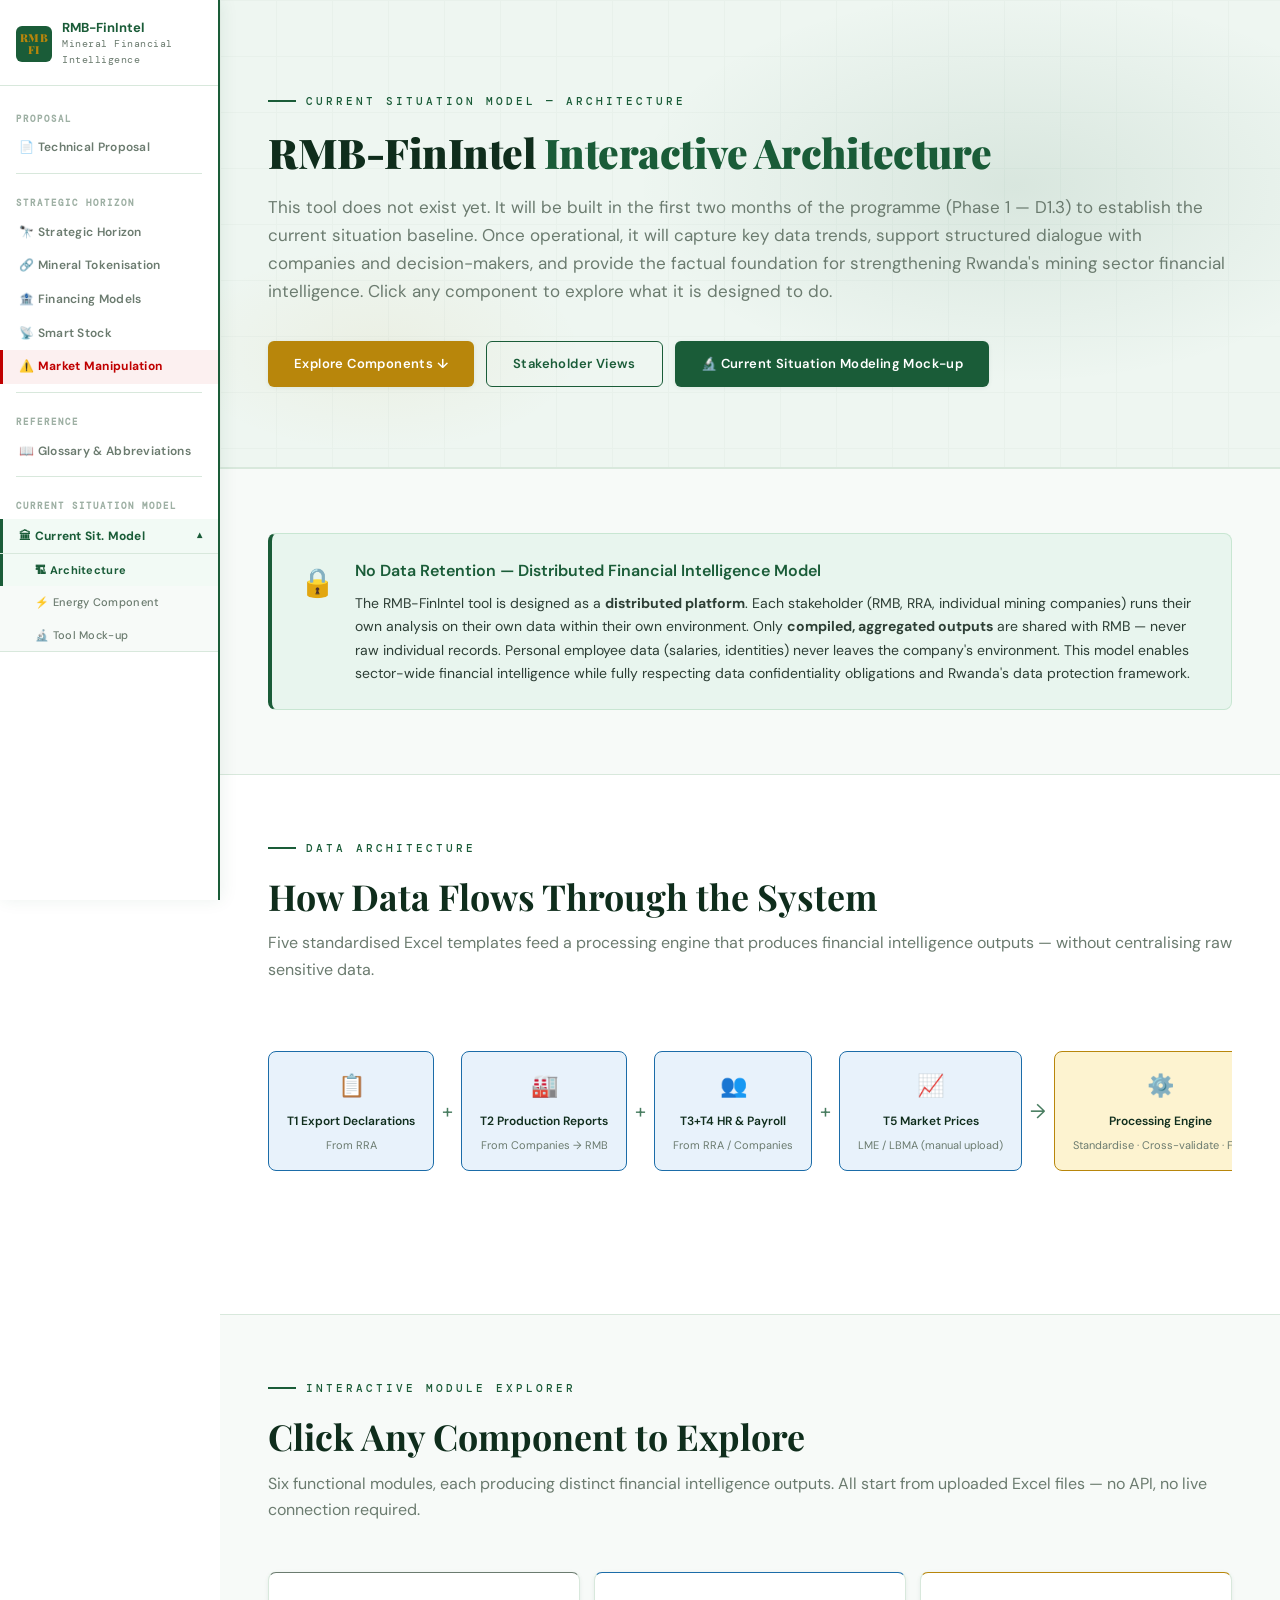
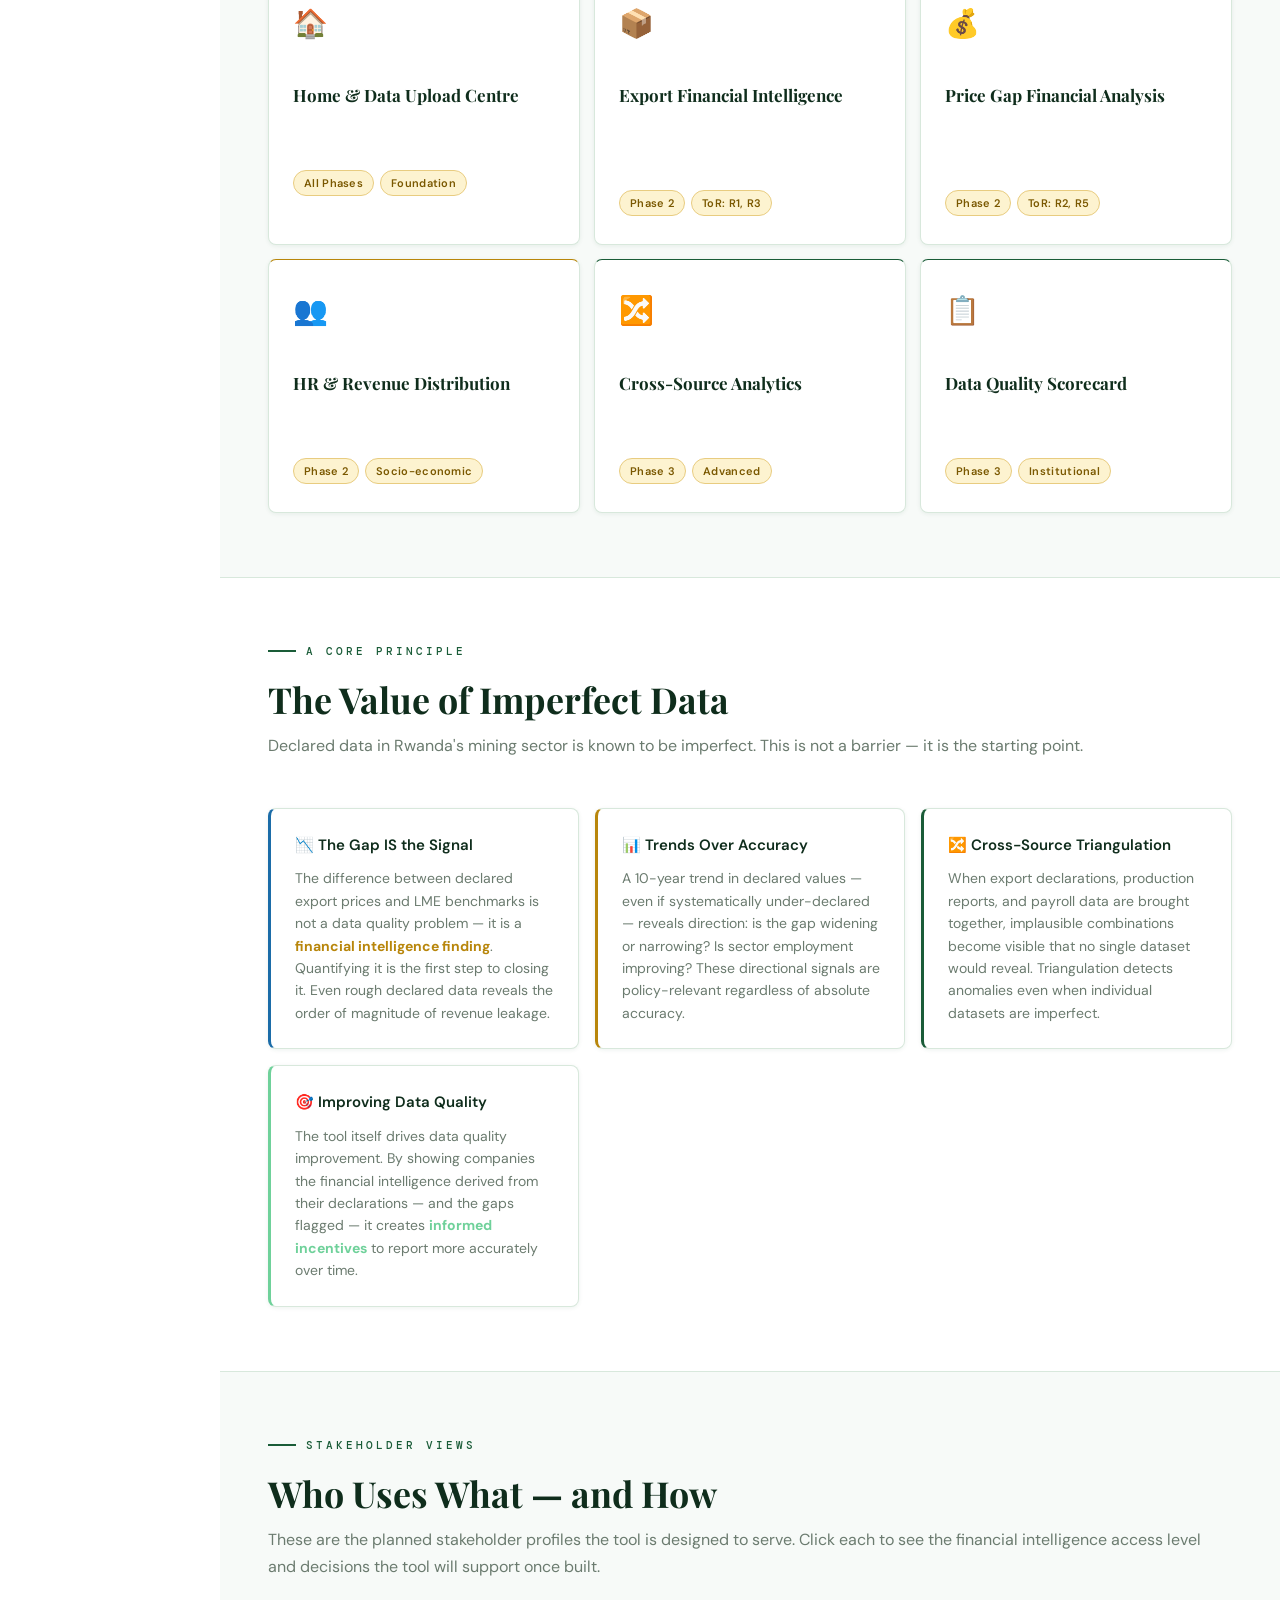
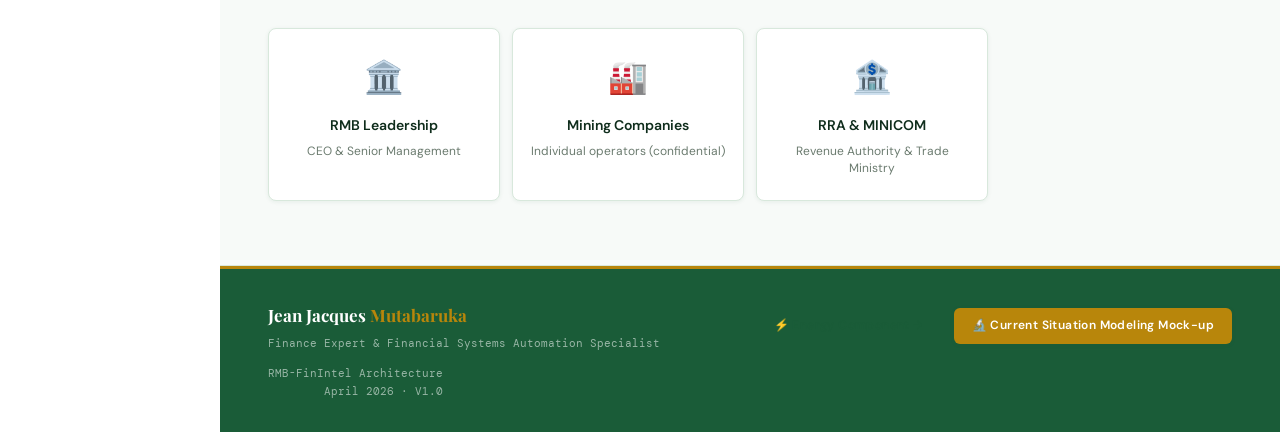
<file: architecture.html>
<!DOCTYPE html>
<html lang="en">
<head>
<meta charset="UTF-8">
<meta name="viewport" content="width=device-width, initial-scale=1.0">
<title>RMB-FinIntel — Tool Architecture</title>
<link rel="stylesheet" href="shared.css">
<style>
/* ── MODULE BRICKS ── */
.arch-intro { max-width: 700px; }
.modules-grid { display: grid; grid-template-columns: repeat(3,1fr); gap: 14px; }
.mod-brick {
  background: rgba(255,255,255,0.03);
  border: 1.5px solid rgba(255,255,255,0.08);
  border-radius: var(--radius); padding: 28px 24px;
  cursor: pointer; transition: all 0.25s; position: relative; overflow: hidden;
  border-top: 3px solid transparent;
}
.mod-brick:hover, .mod-brick.active {
  background: rgba(255,255,255,0.07);
  transform: translateY(-3px);
  box-shadow: 0 8px 28px rgba(0,0,0,0.3);
}
.mod-brick.active { border-color: var(--gold); border-top-color: var(--gold); }
.mod-brick .mod-icon { font-size: 28px; margin-bottom: 14px; display: block; }
.mod-brick .mod-num { font-family: var(--font-m); font-size: 10px; letter-spacing: 2px; color: rgba(255,255,255,0.35); margin-bottom: 8px; }
.mod-brick .mod-name { font-family: var(--font-d); font-size: 17px; font-weight: 700; margin-bottom: 10px; line-height: 1.2; }
.mod-brick .mod-short { font-size: 13px; color: rgba(255,255,255,0.55); line-height: 1.55; }
.mod-brick .mod-tags { display: flex; gap: 6px; flex-wrap: wrap; margin-top: 14px; }
/* phase colour tops */
.mod-brick.ph0 { border-top-color: var(--grey); }
.mod-brick.ph1 { border-top-color: #1B6CA8; }
.mod-brick.ph2 { border-top-color: var(--gold); }
.mod-brick.ph3 { border-top-color: var(--g-deep); }
.mod-brick.ph0:hover,.mod-brick.ph0.active { border-color: var(--grey); }
.mod-brick.ph1:hover,.mod-brick.ph1.active { border-color: #1B6CA8; }
.mod-brick.ph2:hover,.mod-brick.ph2.active { border-color: var(--gold); }
.mod-brick.ph3:hover,.mod-brick.ph3.active { border-color: var(--g-deep); }

/* Detail panel */
.detail-panel {
  background: rgba(255,255,255,0.04);
  border: 1px solid rgba(200,150,10,0.2);
  border-radius: var(--radius);
  padding: 36px 40px;
  margin-top: 20px;
  transition: all 0.3s;
  display: none;
}
.detail-panel.visible { display: block; animation: fadeIn 0.3s ease; }
.dp-header { display: flex; align-items: flex-start; gap: 20px; margin-bottom: 28px; }
.dp-icon { font-size: 40px; flex-shrink: 0; }
.dp-title-block {}
.dp-title { font-family: var(--font-d); font-size: 24px; font-weight: 700; margin-bottom: 6px; }
.dp-subtitle { font-size: 14px; color: rgba(255,255,255,0.5); }
.dp-grid { display: grid; grid-template-columns: 1fr 1fr; gap: 20px; margin-bottom: 24px; }
.dp-box { background: rgba(255,255,255,0.04); border-radius: 6px; padding: 20px; }
.dp-box-title { font-family: var(--font-m); font-size: 11px; letter-spacing: 1.5px; text-transform: uppercase; color: var(--gold); margin-bottom: 12px; }
.dp-box ul { list-style: none; }
.dp-box ul li { font-size: 14px; color: rgba(255,255,255,0.7); padding: 5px 0; border-bottom: 1px solid rgba(255,255,255,0.05); line-height: 1.5; }
.dp-box ul li::before { content: '→'; color: var(--gold); margin-right: 8px; font-size: 12px; }
.dp-box ul li:last-child { border: none; }
.dp-insight {
  background: rgba(200,150,10,0.08);
  border: 1px solid rgba(200,150,10,0.2);
  border-radius: 6px; padding: 18px 20px;
  font-size: 14px; line-height: 1.65; color: rgba(255,255,255,0.8);
  margin-bottom: 16px;
}
.dp-insight strong { color: var(--gold); }
.dp-accuracy-note {
  background: rgba(27,108,168,0.1);
  border: 1px solid rgba(27,108,168,0.25);
  border-radius: 6px; padding: 16px 20px;
  font-size: 13px; line-height: 1.6; color: rgba(255,255,255,0.7);
}
.dp-accuracy-note strong { color: #7EC8F0; }

/* Stakeholder section */
.stakeholders { display: grid; grid-template-columns: repeat(4,1fr); gap: 12px; margin-top: 40px; }
.sh-card {
  background: rgba(255,255,255,0.03);
  border: 1px solid rgba(255,255,255,0.07);
  border-radius: var(--radius); padding: 22px 18px;
  cursor: pointer; transition: all 0.22s; text-align: center;
}
.sh-card:hover { background: rgba(255,255,255,0.07); border-color: rgba(255,255,255,0.15); transform: translateY(-2px); }
.sh-card.sh-active { border-color: var(--gold); background: rgba(200,150,10,0.06); }
.sh-icon { font-size: 32px; margin-bottom: 10px; }
.sh-name { font-size: 14px; font-weight: 600; margin-bottom: 6px; }
.sh-role { font-size: 12px; color: rgba(255,255,255,0.45); line-height: 1.45; }
.sh-detail {
  display: none; margin-top: 16px;
  background: rgba(255,255,255,0.04);
  border: 1px solid rgba(255,255,255,0.08);
  border-radius: var(--radius); padding: 24px 28px;
}
.sh-detail.visible { display: grid; grid-template-columns: 1fr 1fr; gap: 20px; animation: fadeIn 0.3s; }
.sh-detail-box { }
.sh-detail-title { font-family: var(--font-m); font-size: 11px; letter-spacing: 1.5px; text-transform: uppercase; color: rgba(255,255,255,0.4); margin-bottom: 10px; }
.sh-detail-list { list-style: none; }
.sh-detail-list li { font-size: 14px; color: rgba(255,255,255,0.72); padding: 5px 0; border-bottom: 1px solid rgba(255,255,255,0.05); }
.sh-detail-list li::before { content: '✓'; color: #6FD19A; margin-right: 8px; font-size: 12px; }
.sh-detail-list li:last-child { border: none; }

/* No data retention banner */
.no-retention {
  background: linear-gradient(135deg, rgba(26,92,56,0.2) 0%, rgba(200,150,10,0.08) 100%);
  border: 1px solid rgba(26,92,56,0.4);
  border-left: 4px solid #6FD19A;
  border-radius: var(--radius); padding: 24px 28px;
  display: flex; gap: 20px; align-items: flex-start;
}
.nr-icon { font-size: 28px; flex-shrink: 0; margin-top: 2px; }
.nr-title { font-size: 16px; font-weight: 600; margin-bottom: 8px; color: #6FD19A; }
.nr-text { font-size: 14px; color: rgba(255,255,255,0.72); line-height: 1.65; }

/* Data flow diagram */
.flow-diagram {
  display: flex; align-items: center; gap: 0;
  overflow-x: auto; padding: 20px 0;
}
.flow-node {
  background: rgba(255,255,255,0.04);
  border: 1px solid rgba(255,255,255,0.1);
  border-radius: var(--radius); padding: 16px 18px;
  text-align: center; min-width: 130px; flex-shrink: 0;
  cursor: default;
}
.flow-node.fn-source { border-color: #1B6CA8; background: rgba(27,108,168,0.1); }
.flow-node.fn-engine { border-color: var(--gold); background: rgba(200,150,10,0.1); }
.flow-node.fn-output { border-color: var(--g-deep); background: rgba(26,92,56,0.15); }
.flow-node .fn-icon { font-size: 22px; margin-bottom: 8px; }
.flow-node .fn-label { font-size: 12px; font-weight: 600; margin-bottom: 4px; }
.flow-node .fn-sub { font-size: 11px; color: rgba(255,255,255,0.45); }
.flow-arrow { font-size: 20px; color: var(--gold); padding: 0 8px; flex-shrink: 0; opacity: 0.6; }

@media(max-width:860px){
  .modules-grid{grid-template-columns:1fr 1fr;}
  .dp-grid{grid-template-columns:1fr;}
  .stakeholders{grid-template-columns:1fr 1fr;}
  .sh-detail.visible{grid-template-columns:1fr;}
}
@media(max-width:560px){
  .modules-grid{grid-template-columns:1fr;}
  .stakeholders{grid-template-columns:1fr 1fr;}
}

/* Light theme overrides */
.mod-brick { background: #FFFFFF; border: 1.5px solid var(--border-lt); box-shadow: var(--shadow-sm); }
.mod-brick:hover, .mod-brick.active { background: var(--g-xpale); box-shadow: var(--shadow-md); }
.mod-brick.ph0 { border-top-color: var(--text-muted); }
.mod-brick.ph1 { border-top-color: var(--blue); }
.mod-brick.ph2 { border-top-color: var(--gold); }
.mod-brick.ph3 { border-top-color: var(--g-deep); }
.mod-brick.ph1.active, .mod-brick.ph1:hover { border-color: var(--blue); }
.mod-brick.ph2.active, .mod-brick.ph2:hover { border-color: var(--gold); }
.mod-brick.ph3.active, .mod-brick.ph3:hover { border-color: var(--g-deep); }
.mod-num { color: var(--text-light); }
.mod-name { color: var(--text-head); }
.mod-short { color: var(--text-muted); }
.detail-panel { background: #FFFFFF; border: 1px solid var(--border-md); box-shadow: var(--shadow-md); }
.dp-title { color: var(--text-head); }
.dp-subtitle { color: var(--text-muted); }
.dp-box { background: var(--surface-1); }
.dp-box-title { color: var(--g-deep); }
.dp-box ul li { color: var(--text-body); border-bottom: 1px solid var(--border-lt); }
.dp-box ul li::before { color: var(--g-deep); }
.dp-insight { background: var(--gold-pale); border: 1px solid #E8CC80; color: var(--text-body); }
.dp-insight strong { color: #7A5800; }
.dp-accuracy-note { background: var(--blue-lt); border: 1px solid #B8D4EE; color: var(--text-body); }
.dp-accuracy-note strong { color: var(--blue); }
.sh-card { background: #FFFFFF; border: 1px solid var(--border-lt); box-shadow: var(--shadow-sm); }
.sh-card:hover { background: var(--g-xpale); border-color: var(--g-lt); }
.sh-card.sh-active { border-color: var(--g-deep); background: var(--g-pale); }
.sh-name { color: var(--text-head); }
.sh-role { color: var(--text-muted); }
.sh-detail { background: #FFFFFF; border: 1px solid var(--border-md); box-shadow: var(--shadow-md); }
.sh-detail-title { color: var(--text-muted); }
.sh-detail-list li { color: var(--text-body); border-bottom: 1px solid var(--border-lt); }
.sh-detail-list li::before { color: var(--g-deep); }
.no-retention { background: var(--g-pale); border: 1px solid var(--g-lt); border-left: 4px solid var(--g-deep); }
.nr-title { color: var(--g-deep); }
.nr-text { color: var(--text-body); }
.flow-node { background: #FFFFFF; border: 1px solid var(--border-lt); }
.flow-node.fn-source { border-color: var(--blue); background: var(--blue-lt); }
.flow-node.fn-engine { border-color: var(--gold); background: var(--gold-lt); }
.flow-node.fn-output { border-color: var(--g-deep); background: var(--g-pale); }
.flow-node .fn-label { color: var(--text-head); }
.flow-node .fn-sub { color: var(--text-muted); }
.flow-arrow { color: var(--g-deep); opacity: 0.8; }
.int-step { background: #FFFFFF; border: 1px solid var(--border-lt); }
.int-step:hover { background: var(--g-xpale); }
.int-step-num { color: var(--g-deep); }
.int-step-title { color: var(--text-head); }
.int-step-desc { color: var(--text-muted); }

</style>
</head>
<body>
<aside class="rmb-sidebar" id="rmb-sidebar">
  <div class="sb-logo-block">
    <div class="sb-logo">RMB<br>FI</div>
    <div>
      <div class="sb-brand-main">RMB-FinIntel</div>
      <div class="sb-brand-sub">Mineral Financial Intelligence</div>
    </div>
  </div>
  <nav class="sb-nav">
    <span class="sb-section-label">Proposal</span>
    <a href="index.html">📄 Technical Proposal</a>
    <div class="sb-divider"></div>
    <span class="sb-section-label">Strategic Horizon</span>
    <a href="index.html#strategic-horizon">🔭 Strategic Horizon</a>
    <a href="tokenisation.html">🔗 Mineral Tokenisation</a>
    <a href="financing-models.html">🏦 Financing Models</a>
    <a href="smart-stock.html">📡 Smart Stock</a>
    <a href="market-manipulation.html" style="color:#C00000;background:rgba(192,0,0,0.06);border-left-color:#C00000;font-weight:700">⚠️ Market Manipulation</a>
    <div class="sb-divider"></div>
    <span class="sb-section-label">Reference</span>
    <a href="glossary.html">📖 Glossary &amp; Abbreviations</a>
    <div class="sb-divider"></div>
    <span class="sb-section-label">Current Situation Model</span>
    <button class="sb-group-trigger active open" id="sb-csm-trigger" onclick="sbToggle(this)">
      <span>🏛 Current Sit. Model</span>
      <span class="sb-arrow">▾</span>
    </button>
    <div class="sb-group-items open" id="sb-csm-items">
      <a href="architecture.html" class="sb-sub active">🏗 Architecture</a>
      <a href="energy.html" class="sb-sub">⚡ Energy Component</a>
      <a href="demo.html" class="sb-sub">🔬 Tool Mock-up</a>
    </div>
  </nav>
</aside>

<!-- Mobile top bar -->
<div class="sb-topbar">
  <div class="sb-topbar-logo">RMB<br>FI</div>
  <div class="sb-topbar-title">RMB-FinIntel</div>
  <button class="sb-hamburger" id="sb-hbg" onclick="sbMobileToggle()" aria-label="Menu">
    <span></span><span></span><span></span>
  </button>
</div>
<div class="sb-overlay" id="sb-overlay" onclick="sbMobileClose()"></div>




<div class="page-wrap">

<!-- HERO -->
<div class="hero" style="min-height:52vh">
  <div class="hero-bg-mesh"></div>
  <div class="hero-grid"></div>
  <div class="hero-content">
    <div class="eyebrow fade-up au-1">Current Situation Model — Architecture</div>
    <h1 class="hero-title fade-up au-2">RMB-FinIntel <span class="accent">Interactive Architecture</span></h1>
    <p class="hero-lead fade-up au-3">This tool does not exist yet. It will be built in the first two months of the programme (Phase 1 — D1.3) to establish the current situation baseline. Once operational, it will capture key data trends, support structured dialogue with companies and decision-makers, and provide the factual foundation for strengthening Rwanda's mining sector financial intelligence. Click any component to explore what it is designed to do.</p>
    <div style="display:flex;gap:12px;flex-wrap:wrap" class="fade-up au-4">
      <a href="#modules" class="btn btn-gold">Explore Components ↓</a>
      <a href="#stakeholders" class="btn btn-outline">Stakeholder Views</a>
      <a href="demo.html" class="btn btn-green">🔬 Current Situation Modeling Mock-up</a>
    </div>
  </div>
</div>

<!-- NO DATA RETENTION PRINCIPLE -->
<section class="section section-alt" id="principle">
  <div class="no-retention">
    <div class="nr-icon">🔒</div>
    <div>
      <div class="nr-title">No Data Retention — Distributed Financial Intelligence Model</div>
      <div class="nr-text">The RMB-FinIntel tool is designed as a <strong>distributed platform</strong>. Each stakeholder (RMB, RRA, individual mining companies) runs their own analysis on their own data within their own environment. Only <strong>compiled, aggregated outputs</strong> are shared with RMB — never raw individual records. Personal employee data (salaries, identities) never leaves the company's environment. This model enables sector-wide financial intelligence while fully respecting data confidentiality obligations and Rwanda's data protection framework.</div>
    </div>
  </div>
</section>

<!-- DATA FLOW -->
<section class="section" id="dataflow">
  <div class="eyebrow">Data Architecture</div>
  <h2 class="section-title">How Data Flows Through the System</h2>
  <p class="section-lead">Five standardised Excel templates feed a processing engine that produces financial intelligence outputs — without centralising raw sensitive data.</p>
  <div class="flow-diagram">
    <div class="flow-node fn-source"><div class="fn-icon">📋</div><div class="fn-label">T1 Export Declarations</div><div class="fn-sub">From RRA</div></div>
    <div class="flow-arrow">+</div>
    <div class="flow-node fn-source"><div class="fn-icon">🏭</div><div class="fn-label">T2 Production Reports</div><div class="fn-sub">From Companies → RMB</div></div>
    <div class="flow-arrow">+</div>
    <div class="flow-node fn-source"><div class="fn-icon">👥</div><div class="fn-label">T3+T4 HR & Payroll</div><div class="fn-sub">From RRA / Companies</div></div>
    <div class="flow-arrow">+</div>
    <div class="flow-node fn-source"><div class="fn-icon">📈</div><div class="fn-label">T5 Market Prices</div><div class="fn-sub">LME / LBMA (manual upload)</div></div>
    <div class="flow-arrow">→</div>
    <div class="flow-node fn-engine"><div class="fn-icon">⚙️</div><div class="fn-label">Processing Engine</div><div class="fn-sub">Standardise · Cross-validate · Flag</div></div>
    <div class="flow-arrow">→</div>
    <div class="flow-node fn-output"><div class="fn-icon">📊</div><div class="fn-label">Financial Intelligence</div><div class="fn-sub">Dashboards · Reports · Alerts</div></div>
  </div>
  <p style="margin-top:16px;font-size:13px;color:rgba(255,255,255,0.4);font-family:var(--font-m)">Note: Data is accepted as declared — including known inaccuracies. The gap between declared and estimated values is itself a key financial intelligence signal.</p>
</section>

<!-- MODULES -->
<section class="section section-alt" id="modules">
  <div class="eyebrow">Interactive Module Explorer</div>
  <h2 class="section-title">Click Any Component to Explore</h2>
  <p class="section-lead">Six functional modules, each producing distinct financial intelligence outputs. All start from uploaded Excel files — no API, no live connection required.</p>

  <div class="modules-grid" id="mod-grid"></div>
  <div class="detail-panel" id="detail-panel">
    <div class="dp-header">
      <div class="dp-icon" id="dp-icon"></div>
      <div class="dp-title-block">
        <div class="dp-title" id="dp-title"></div>
        <div class="dp-subtitle" id="dp-subtitle"></div>
      </div>
    </div>
    <div class="dp-insight" id="dp-insight"></div>
    <div class="dp-grid" id="dp-grid"></div>
    <div class="dp-accuracy-note" id="dp-accuracy"></div>
  </div>
</section>

<!-- IMPERFECT DATA VALUE -->
<section class="section" id="imperfect">
  <div class="eyebrow">A Core Principle</div>
  <h2 class="section-title">The Value of Imperfect Data</h2>
  <p class="section-lead">Declared data in Rwanda's mining sector is known to be imperfect. This is not a barrier — it is the starting point.</p>
  <div style="display:grid;grid-template-columns:repeat(auto-fill,minmax(280px,1fr));gap:16px">
    <div class="card" style="border-left:3px solid #1B6CA8">
      <div class="card-title">📉 The Gap IS the Signal</div>
      <div class="card-body">The difference between declared export prices and LME benchmarks is not a data quality problem — it is a <strong style="color:var(--gold)">financial intelligence finding</strong>. Quantifying it is the first step to closing it. Even rough declared data reveals the order of magnitude of revenue leakage.</div>
    </div>
    <div class="card" style="border-left:3px solid var(--gold)">
      <div class="card-title">📊 Trends Over Accuracy</div>
      <div class="card-body">A 10-year trend in declared values — even if systematically under-declared — reveals direction: is the gap widening or narrowing? Is sector employment improving? These directional signals are policy-relevant regardless of absolute accuracy.</div>
    </div>
    <div class="card" style="border-left:3px solid var(--g-deep)">
      <div class="card-title">🔀 Cross-Source Triangulation</div>
      <div class="card-body">When export declarations, production reports, and payroll data are brought together, implausible combinations become visible that no single dataset would reveal. Triangulation detects anomalies even when individual datasets are imperfect.</div>
    </div>
    <div class="card" style="border-left:3px solid #6FD19A">
      <div class="card-title">🎯 Improving Data Quality</div>
      <div class="card-body">The tool itself drives data quality improvement. By showing companies the financial intelligence derived from their declarations — and the gaps flagged — it creates <strong style="color:#6FD19A">informed incentives</strong> to report more accurately over time.</div>
    </div>
  </div>
</section>

<!-- STAKEHOLDERS -->
<section class="section section-alt" id="stakeholders">
  <div class="eyebrow">Stakeholder Views</div>
  <h2 class="section-title">Who Uses What — and How</h2>
  <p class="section-lead">These are the planned stakeholder profiles the tool is designed to serve. Click each to see the financial intelligence access level and decisions the tool will support once built.</p>
  <div class="stakeholders" id="sh-grid"></div>
  <div class="sh-detail" id="sh-detail"></div>
</section>

<!-- FOOTER -->
<footer class="rmb-footer">
  <div>
    <div class="footer-brand">Jean Jacques <span>Mutabaruka</span></div>
    <div class="footer-meta" style="margin-top:5px">Finance Expert &amp; Financial Systems Automation Specialist</div>
  </div>
  <div style="display:flex;gap:12px;align-items:center;flex-wrap:wrap">
    <a href="energy.html" class="btn btn-outline" style="font-size:12px;padding:8px 18px">⚡ Energy Component →</a>
    <a href="demo.html" class="btn btn-gold" style="font-size:12px;padding:8px 18px">🔬 Current Situation Modeling Mock-up</a>
  </div>
  <div class="footer-meta" style="text-align:right">RMB-FinIntel Architecture<br>April 2026 · V1.0</div>
</footer>
</div>

<script>
// ── MODULE DATA ──
const modules = [
  {
    id:'m0', ph:'ph0', icon:'🏠', num:'MODULE 0', name:'Home & Data Upload Centre', short:'Control panel — upload templates, configure salary bands, load demo data',
    tags:['All Phases','Foundation'],
    subtitle:'The gateway to all financial intelligence — validate your data before any analysis begins',
    insight:'<strong>Why this matters:</strong> A structured upload centre with immediate validation transforms ad-hoc data sharing into a disciplined, auditable process. Every dataset uploaded generates a validation report — creating an institutional record of data quality over time.',
    tasks:['5 standardised Excel template uploaders (T1–T5)','Immediate column validation and date format checking','Salary band configuration table (dynamic per year)','Session summary: companies detected, date range, completeness %','🧪 Load Demo Data — full tool explorable without real files'],
    outputs:['Validation status per template (✅/⚠️/❌)','Data completeness scorecard','Session summary dashboard'],
    accuracy:'<strong>Data quality principle:</strong> The tool accepts data as declared. Validation checks structure and format — not the accuracy of values. Inaccurate but structured data is processed and its imperfections are surfaced as financial intelligence signals in subsequent modules.'
  },
  {
    id:'m1', ph:'ph1', icon:'📦', num:'MODULE 1', name:'Export Financial Intelligence', short:'10-year volume & value trends, destination analysis, production vs. export reconciliation',
    tags:['Phase 2','ToR: R1, R3'],
    subtitle:'Track what Rwanda exports, to whom, at what value — and spot what does not add up',
    insight:'<strong>Key financial intelligence:</strong> By aggregating declared export shipments over 10 years, this module reveals structural patterns invisible in any single year — concentration risk (too dependent on one buyer or market), seasonal anomalies, and the trajectory of export revenues per mineral.',
    tasks:['Volume trend charts by product (monthly, 10-year)','Export value trend with implied unit price calculation','Destination analysis: country concentration (HHI index)','Top 5 buyers per mineral product','Production vs. export reconciliation (gap detection)'],
    outputs:['Export volume & value dashboard','Buyer concentration index per mineral','Production-export gap table (anomaly flag)','10-year trend summary per product'],
    accuracy:'<strong>On declared data:</strong> Export volumes and values are declared by exporters. Under-declaration is common. However, the <em>trend</em> in declared values is still informative — a declining trend in declared unit prices relative to LME is a consistent signal regardless of absolute accuracy.'
  },
  {
    id:'m2', ph:'ph2', icon:'💰', num:'MODULE 2', name:'Price Gap Financial Analysis', short:'Rwanda export price vs. LME/LBMA benchmarks — the revenue leakage detector',
    tags:['Phase 2','ToR: R2, R5'],
    subtitle:'The single most strategic module — quantifies the gap between what Rwanda earns and what it should earn',
    insight:'<strong>Strategic financial intelligence:</strong> For each mineral and each month over 10 years, this module plots Rwanda\'s average declared export price against the LME/LBMA benchmark. The gap area — shaded in amber — represents potential revenue not captured. Even with imperfect declared data, the <em>order of magnitude</em> of this gap informs: royalty calibration, offtake negotiation strategy, and transfer pricing investigation priorities.',
    tasks:['Dual-line chart: Rwanda price vs. LME/LBMA per product','Gap shading (amber) with monthly USD/unit difference','Cumulative revenue impact calculation over selected period','Legitimate deduction modelling (TC/RC, transport, penalties)','Residual unexplained gap trend — the key investigation signal'],
    outputs:['Price gap dashboard per mineral','Monthly gap table with revenue impact estimate','Trend analysis: is the gap narrowing or widening?','Cumulative estimated revenue forgone over 10 years'],
    accuracy:'<strong>On benchmarking:</strong> LME/LBMA prices are loaded via manual Excel upload (T5). The comparison uses declared export values — known to be imperfect. The gap analysis therefore gives a <em>minimum estimate</em> of revenue forgone. The true gap is likely larger. This is explicitly noted in all outputs.'
  },
  {
    id:'m3', ph:'ph2', icon:'👥', num:'MODULE 3', name:'HR & Revenue Distribution', short:'Salary bands, payroll analysis, added-value distribution across the sector',
    tags:['Phase 2','Socio-economic'],
    subtitle:'How mining revenues distribute across workers — and what this tells us about sector quality and inequality',
    insight:'<strong>Policy financial intelligence:</strong> By distributing employees into dynamic salary bands (configurable per year to reflect minimum wage changes), this module reveals: whether sector employment is concentrated in low-pay categories, how much of export revenues flows to employees vs. government vs. residual profit, and whether the sector is improving as an employer over time. These are critical inputs for investment incentive design and social licence policy.',
    tasks:['Dynamic salary band configuration (per-year thresholds)','Employee count distribution by band per year','Gross/net salary, tax, and social security by band','Year-over-year band distribution evolution','Added value waterfall: export revenue → payroll → taxes → residual'],
    outputs:['Salary band distribution dashboard (per year, per company)','Payroll as % of export revenues over time','Revenue distribution waterfall chart','Employment quality index vs. national average','Inequality indicator: top band % of total payroll'],
    accuracy:'<strong>On payroll data:</strong> Declared payroll figures are monthly filings to RRA. They may under-represent informal or contract workers. However, the band distribution of declared employees is sufficient to reveal structural inequality patterns and track improvement over multiple years.'
  },
  {
    id:'m4', ph:'ph3', icon:'🔀', num:'MODULE 4', name:'Cross-Source Analytics', short:'Triangulating export, production, and HR data to surface structural anomalies',
    tags:['Phase 3','Advanced'],
    subtitle:'Where the real financial intelligence emerges — from combining data streams no single dataset can reveal',
    insight:'<strong>Advanced financial intelligence:</strong> When export declarations (T1), production reports (T2), and payroll data (T3) are brought together, implausible combinations become visible. A company declaring 500 tonnes of concentrate exported but only 200 tonnes produced; payroll implying 500 employees at average salary S but headcount declaration showing 200 — these are not definitive fraud indicators, but they are <em>prioritised investigation leads</em>. This module generates a ranked anomaly list.',
    tasks:['Revenue per employee ratio (by company, over time)','Export vs. production reconciliation per company','Payroll-headcount consistency cross-check','Sector concentration index (top 3 companies % of total)','Seasonal export pattern heatmap','Multi-source anomaly flag with confidence score'],
    outputs:['Anomaly report with ranked flags (not accusations — investigation leads)','Company concentration index over time','Seasonal pattern heatmap','Revenue per employee benchmark comparison'],
    accuracy:'<strong>On anomaly flagging:</strong> Flags are generated by statistical rules — values outside 2 standard deviations from peer group or year-on-year change exceeding defined thresholds. Every flag includes a confidence score and explicit note that it requires human investigation before any conclusion.'
  },
  {
    id:'m5', ph:'ph3', icon:'📋', num:'MODULE 5', name:'Data Quality Scorecard', short:'Per-company, per-year data quality grading — tracks improvement over time',
    tags:['Phase 3','Institutional'],
    subtitle:'The tool that makes itself obsolete — by driving systematic improvement in sector data quality',
    insight:'<strong>Institutional financial intelligence:</strong> Perhaps the most institutionally valuable module. By scoring every company\'s submission quality across four dimensions (completeness, internal consistency, cross-source consistency, year-on-year plausibility), this module creates a <em>ranked data quality register</em>. Companies with consistently poor scores become audit priorities. The sector-wide trend in data quality is the ultimate measure of the financial intelligence function\'s institutional impact.',
    tasks:['Completeness score: % of required fields populated','Internal consistency: do totals add up within submission?','Cross-source consistency: does this match other data sources?','Year-on-year plausibility: are changes within normal ranges?','Overall data quality grade (A–E) per company per year'],
    outputs:['Company data quality leaderboard','Sector-wide data quality trend over time','Priority improvement recommendations (auto-generated)','Improvement tracker: before vs. after function launch'],
    accuracy:'<strong>The meta-purpose:</strong> This module exists precisely because data is imperfect. Its purpose is not to penalise companies but to <em>measure and drive improvement</em>. The financial intelligence function succeeds when this scorecard shows consistent upward trends — meaning declared data is becoming more reliable year by year.'
  },
];

const grid=document.getElementById('mod-grid'), panel=document.getElementById('detail-panel');
let activeMod=null;

modules.forEach(m=>{
  const el=document.createElement('div');
  el.className=`mod-brick ${m.ph}`; el.dataset.id=m.id;
  el.innerHTML=`
    <span class="mod-icon">${m.icon}</span>
    <div class="mod-num">${m.num}</div>
    <div class="mod-name">${m.name}</div>
    <p class="mod-short">${m.short}</p>
    <div class="mod-tags">${m.tags.map(t=>`<span class="badge badge-gold">${t}</span>`).join('')}</div>`;
  el.addEventListener('click',()=>{
    document.querySelectorAll('.mod-brick').forEach(b=>b.classList.remove('active'));
    if(activeMod===m.id){ panel.classList.remove('visible'); activeMod=null; return; }
    el.classList.add('active'); activeMod=m.id;
    document.getElementById('dp-icon').textContent=m.icon;
    document.getElementById('dp-title').textContent=m.name;
    document.getElementById('dp-subtitle').textContent=m.subtitle;
    document.getElementById('dp-insight').innerHTML=m.insight;
    document.getElementById('dp-grid').innerHTML=`
      <div class="dp-box"><div class="dp-box-title">Key Tasks</div><ul>${m.tasks.map(t=>`<li>${t}</li>`).join('')}</ul></div>
      <div class="dp-box"><div class="dp-box-title">Financial Intelligence Outputs</div><ul>${m.outputs.map(o=>`<li>${o}</li>`).join('')}</ul></div>`;
    document.getElementById('dp-accuracy').innerHTML=m.accuracy;
    panel.classList.add('visible');
    setTimeout(()=>panel.scrollIntoView({behavior:'smooth',block:'nearest'}),100);
  });
  grid.appendChild(el);
});

// ── STAKEHOLDERS ──
const stakeholders=[
  {
    icon:'🏛️', name:'RMB Leadership', role:'CEO & Senior Management',
    access:['Executive dashboard (read-only)','Quarterly market intelligence reports','Sector-wide anomaly summary','Annual market outlook'],
    decisions:['Royalty and fiscal policy calibration','Sector investment attraction priorities','Regulatory inspection scheduling','Inter-ministerial briefings']
  },
  {
    icon:'🏭', name:'Mining Companies', role:'Individual operators (confidential)',
    access:['Own data analysis only (no other company data visible)','Own salary band distribution','Own export price vs. LME comparison','Own data quality score'],
    decisions:['Internal pricing improvement','Workforce compensation benchmarking','Data quality improvement actions','Investment planning inputs']
  },
  {
    icon:'🏦', name:'RRA & MINICOM', role:'Revenue Authority & Trade Ministry',
    access:['Sector-level aggregated outputs only','Cross-source consistency flags (no raw data)','Export destination diversification analysis','Payroll tax contribution trends'],
    decisions:['Tax compliance risk prioritisation','Trade policy alignment','Export certification efficiency','Sector fiscal contribution monitoring']
  },
];

const shgrid=document.getElementById('sh-grid'), shdetail=document.getElementById('sh-detail');
let activeSh=null;
stakeholders.forEach((s,i)=>{
  const el=document.createElement('div'); el.className='sh-card';
  el.innerHTML=`<div class="sh-icon">${s.icon}</div><div class="sh-name">${s.name}</div><div class="sh-role">${s.role}</div>`;
  el.addEventListener('click',()=>{
    document.querySelectorAll('.sh-card').forEach(c=>c.classList.remove('sh-active'));
    if(activeSh===i){ shdetail.classList.remove('visible'); activeSh=null; return; }
    el.classList.add('sh-active'); activeSh=i;
    shdetail.classList.add('visible');
    shdetail.innerHTML=`
      <div class="sh-detail-box"><div class="sh-detail-title">Financial Intelligence Access</div><ul class="sh-detail-list">${s.access.map(a=>`<li>${a}</li>`).join('')}</ul></div>
      <div class="sh-detail-box"><div class="sh-detail-title">Decisions Supported</div><ul class="sh-detail-list">${s.decisions.map(d=>`<li>${d}</li>`).join('')}</ul></div>`;
    setTimeout(()=>shdetail.scrollIntoView({behavior:'smooth',block:'nearest'}),100);
  });
  shgrid.appendChild(el);
});
</script>
<script src="nav.js"></script>
</body>
</html>
</file>
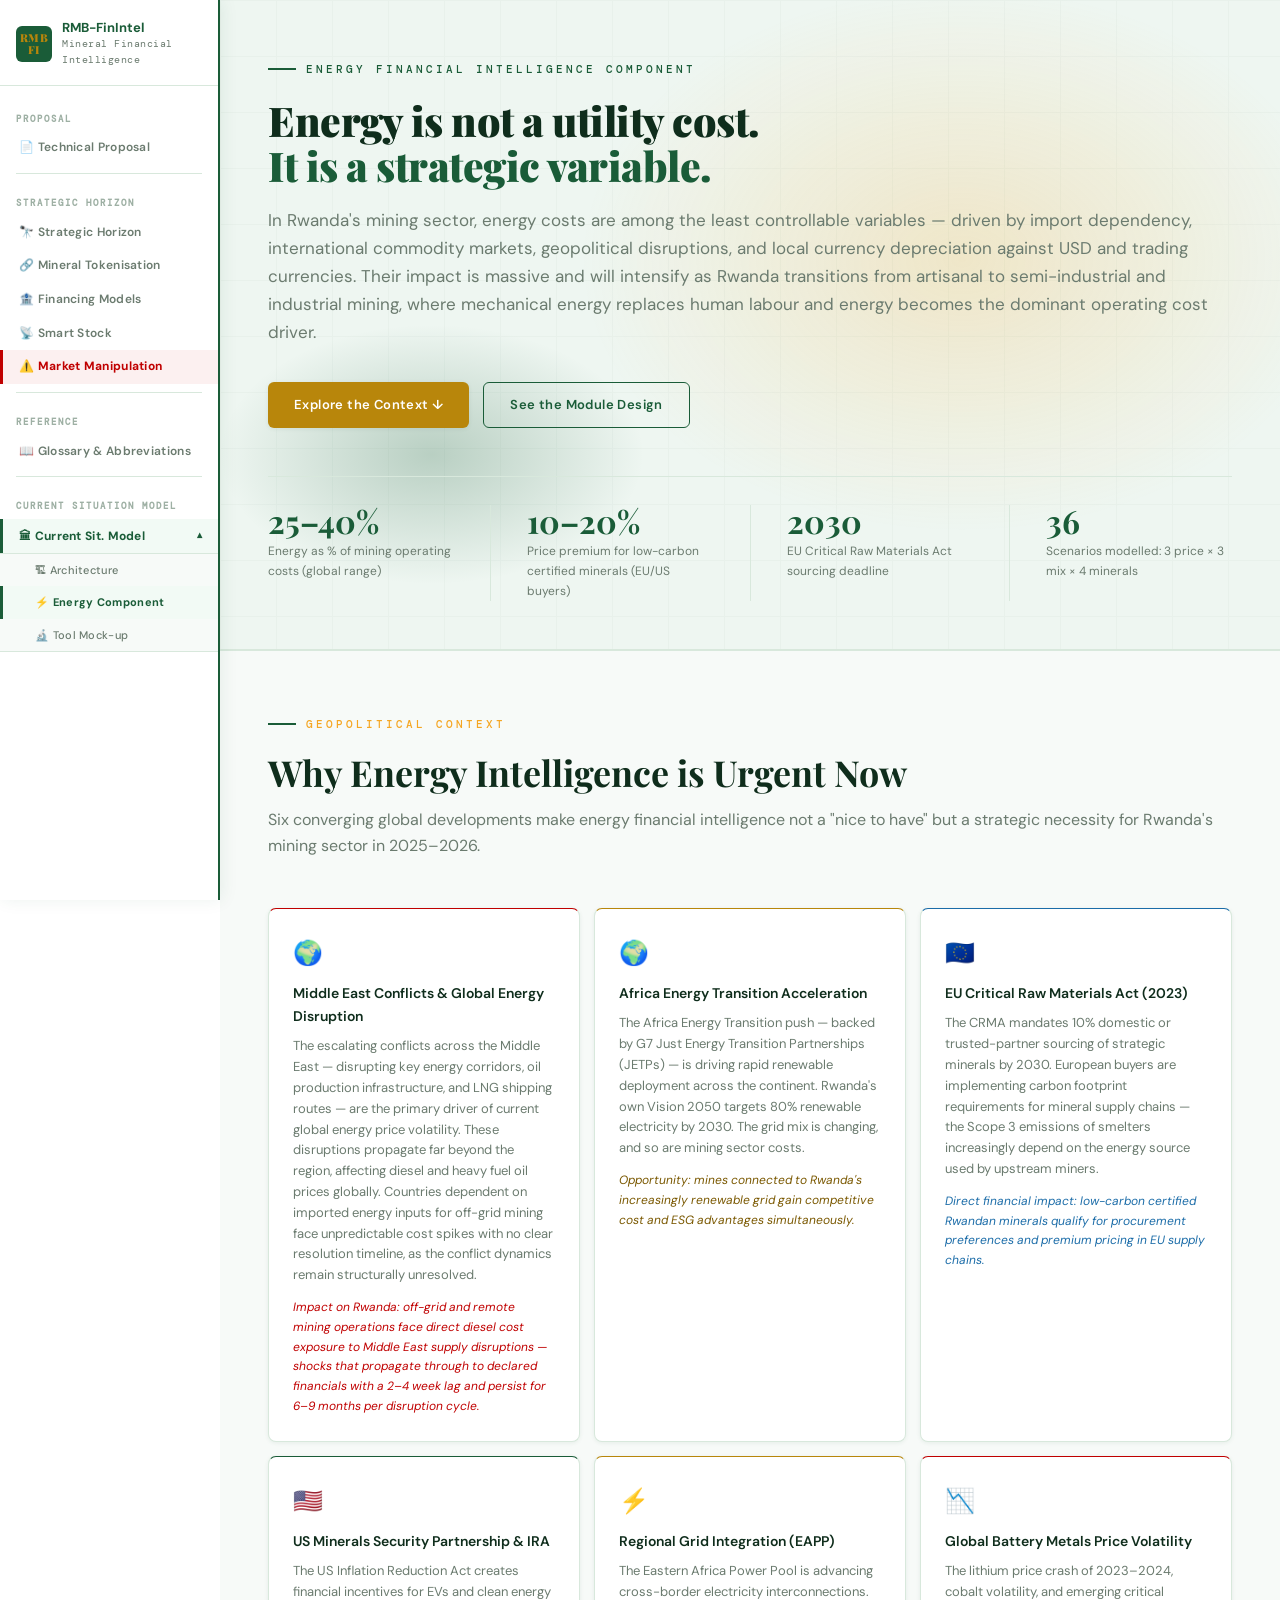
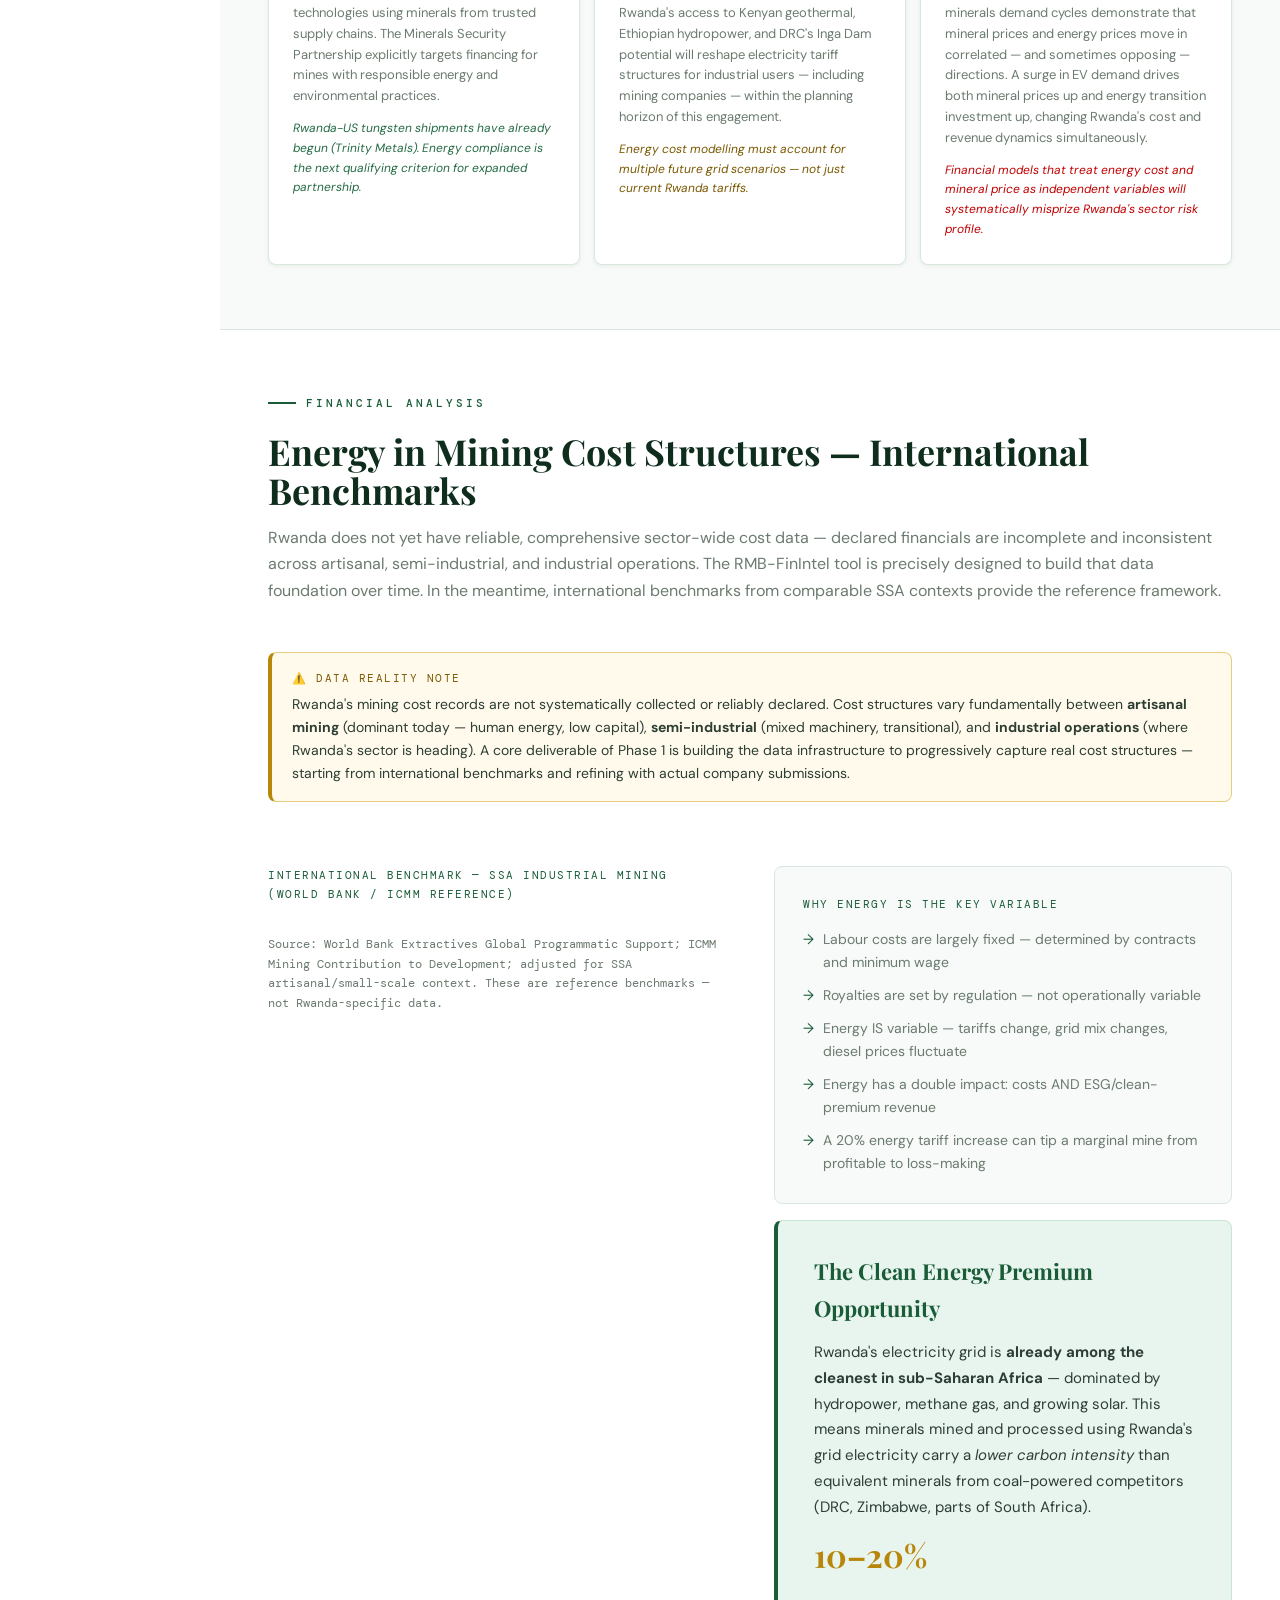
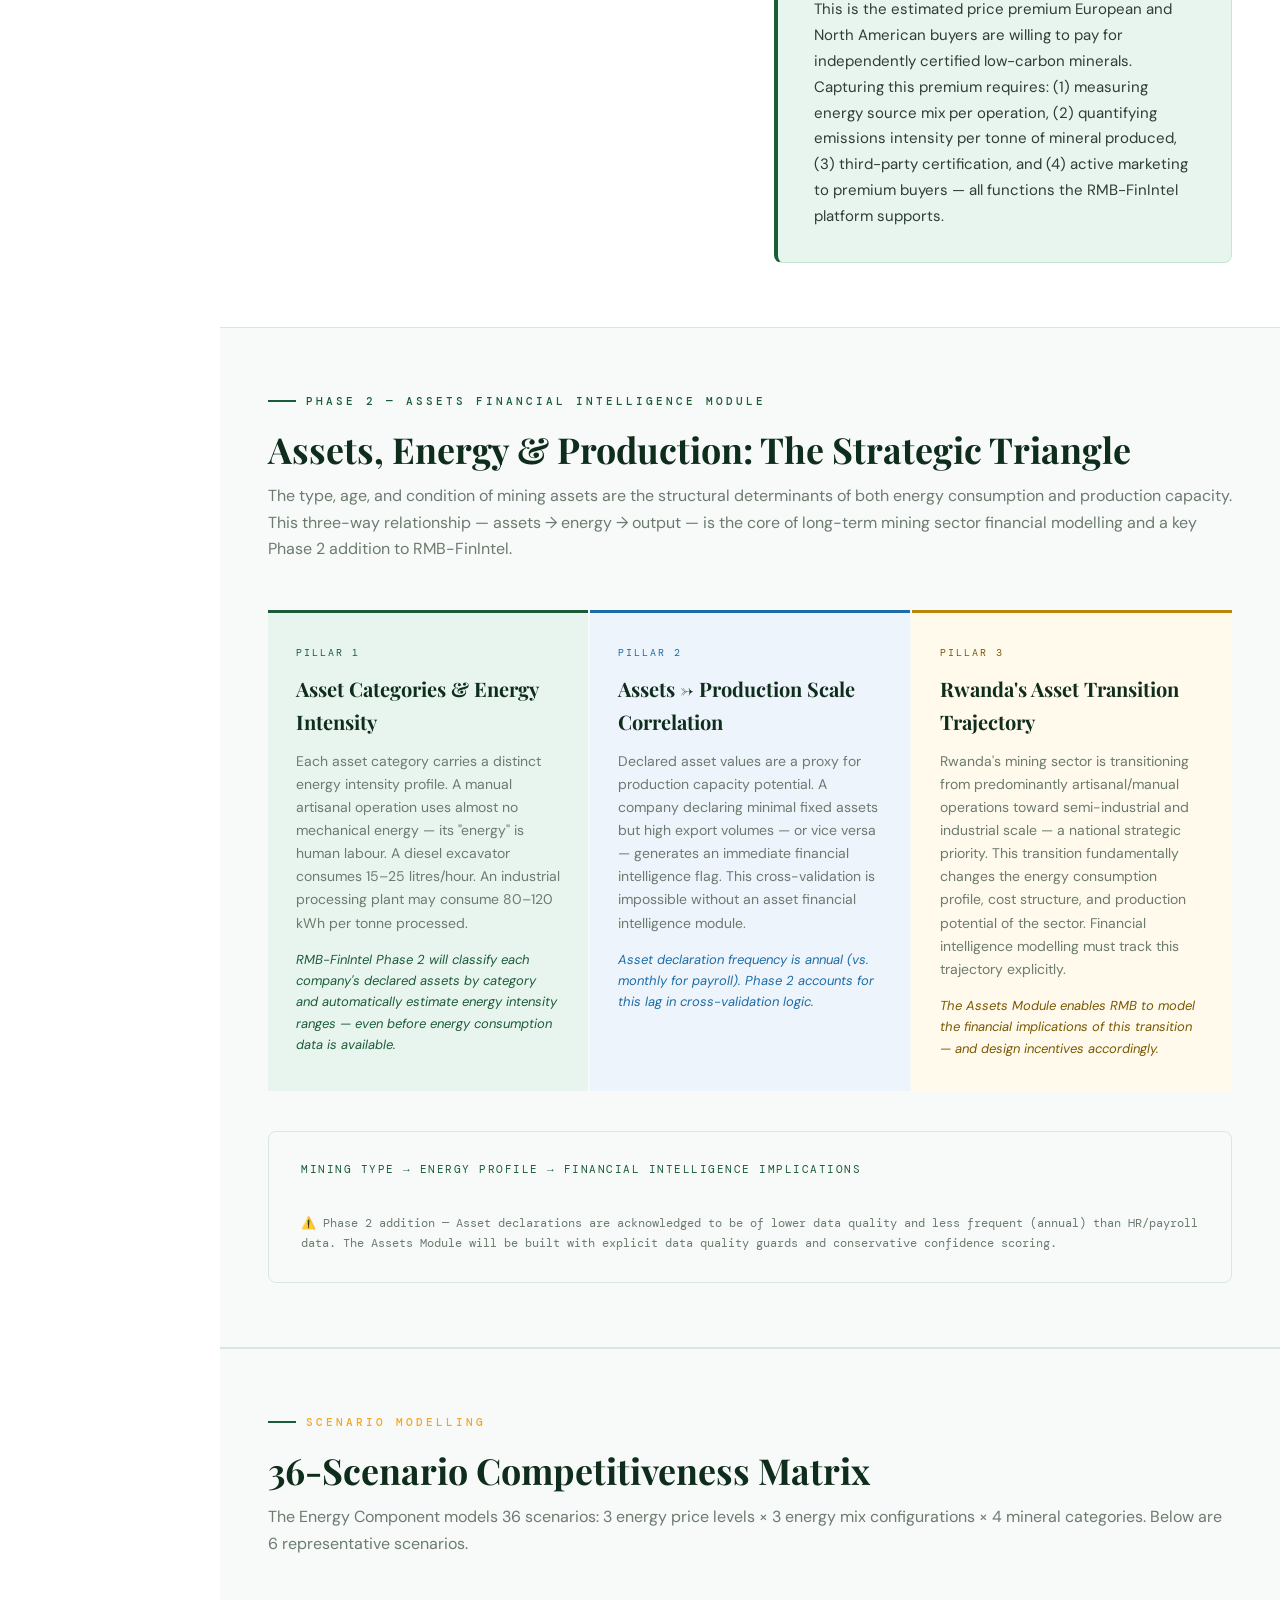
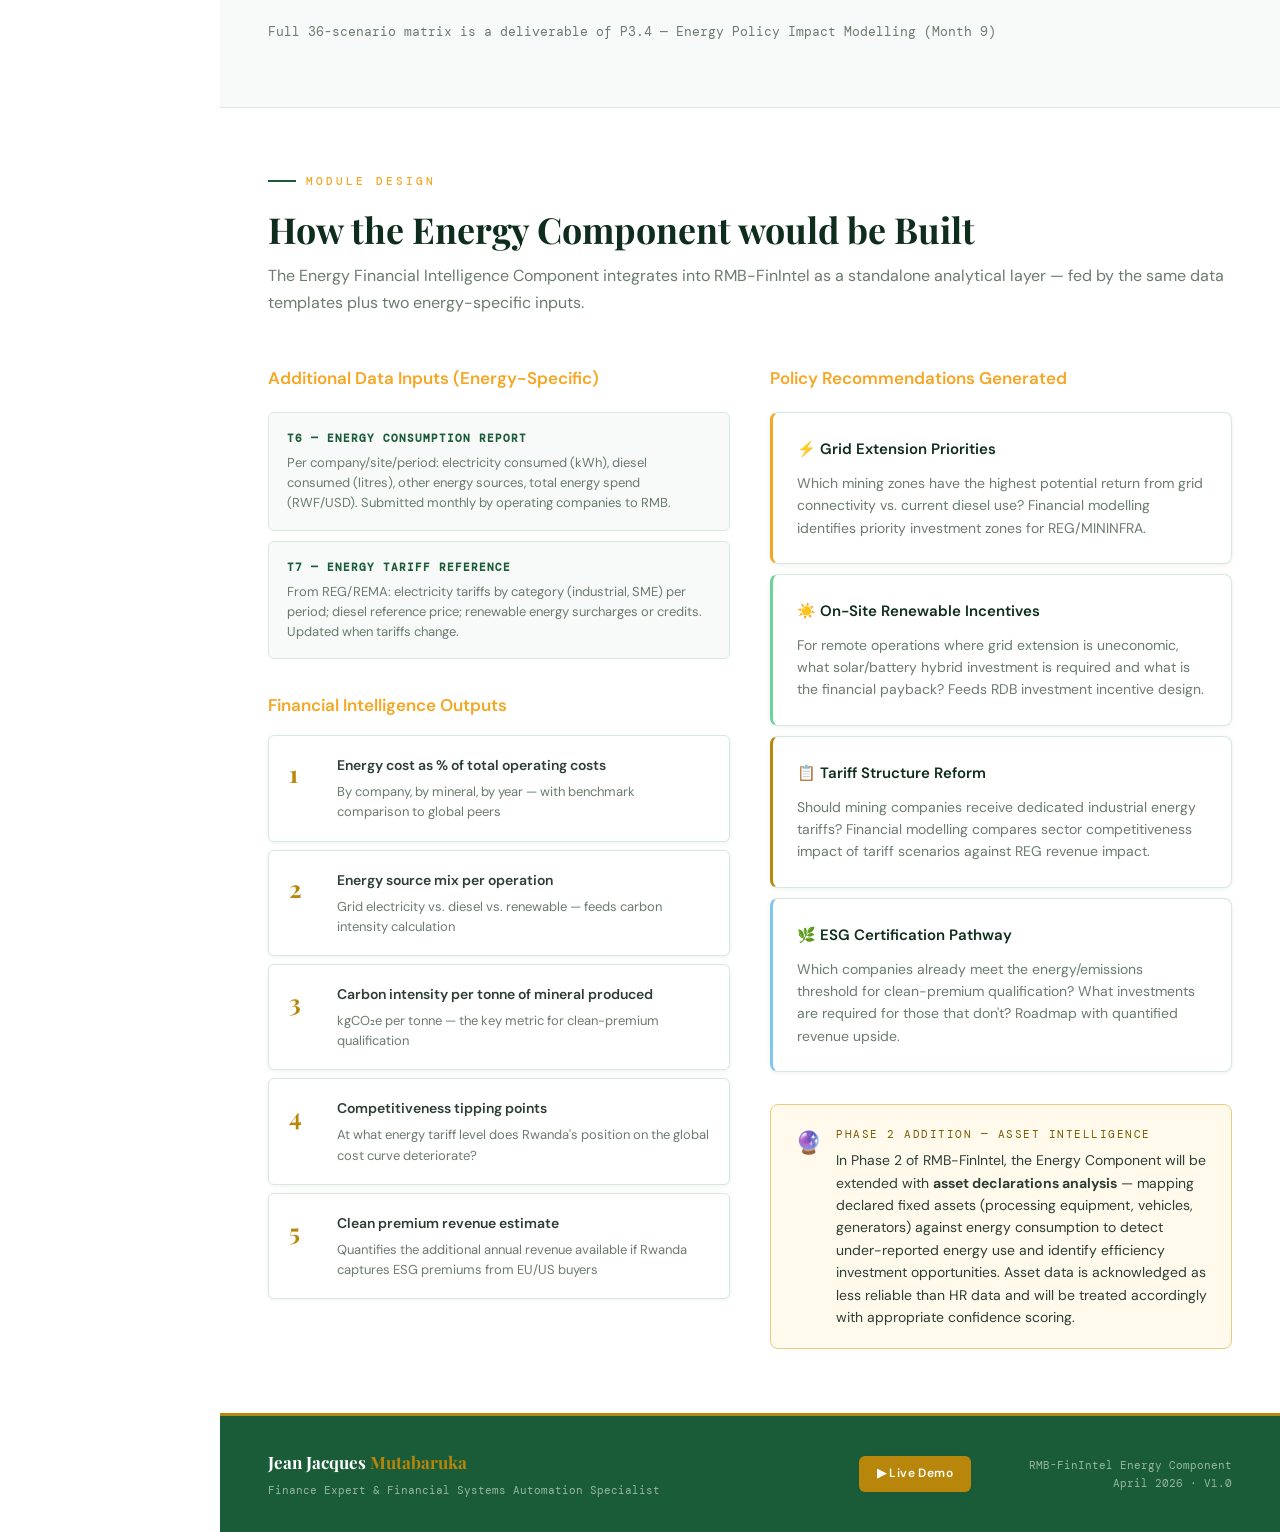
<file: energy.html>
<!DOCTYPE html>
<html lang="en">
<head>
<meta charset="UTF-8">
<meta name="viewport" content="width=device-width, initial-scale=1.0">
<title>RMB-FinIntel — Energy Component</title>
<link rel="stylesheet" href="shared.css">
<style>
.energy-hero-accent { color: #F5A623; }
/* Geopolitical context cards */
.geo-grid { display: grid; grid-template-columns: repeat(auto-fill,minmax(260px,1fr)); gap: 14px; }
.geo-card {
  background: #FFFFFF; border: 1px solid var(--border-lt);
  border-radius: var(--radius); padding: 24px; transition: all 0.22s;
  border-top: 3px solid transparent; box-shadow: var(--shadow-sm);
}
.geo-card:hover { transform: translateY(-2px); box-shadow: var(--shadow-md); background: var(--surface-1); }
.gc-flag { font-size: 24px; margin-bottom: 10px; }
.gc-title { font-size: 14px; font-weight: 600; margin-bottom: 8px; }
.gc-text { font-size: 13px; color: var(--text-muted); line-height: 1.6; }
.gc-impact { margin-top: 12px; font-size: 12px; font-style: italic; }
.gc-red { border-top-color: var(--red); } .gc-red .gc-impact { color: #F08080; }
.gc-gold { border-top-color: var(--gold); } .gc-gold .gc-impact { color: var(--gold); }
.gc-blue { border-top-color: #7EC8F0; } .gc-blue .gc-impact { color: #7EC8F0; }
.gc-green { border-top-color: #6FD19A; } .gc-green .gc-impact { color: #6FD19A; }

/* Energy cost decomposition */
.cost-stack { display: flex; flex-direction: column; gap: 8px; max-width: 680px; }
.cost-bar-row { display: flex; align-items: center; gap: 12px; }
.cost-bar-label { font-size: 13px; color: var(--text-muted); min-width: 180px; text-align: right; }
.cost-bar-track { flex: 1; height: 32px; background: var(--border-lt); border-radius: 4px; overflow: hidden; position: relative; }
.cost-bar-fill { height: 100%; border-radius: 4px; display: flex; align-items: center; padding-left: 10px; font-size: 12px; font-weight: 600; transition: width 1s ease; }
.cost-bar-pct { position: absolute; right: 8px; top: 50%; transform: translateY(-50%); font-size: 12px; font-family: var(--font-m); color: var(--text-muted); }

/* Scenario matrix */
.scenario-matrix { display: grid; grid-template-columns: repeat(3,1fr); gap: 12px; }
.sc-card {
  background: #FFFFFF; border: 1px solid var(--border-lt);
  border-radius: var(--radius); padding: 22px 18px; transition: all 0.25s; cursor: pointer;
  box-shadow: var(--shadow-sm);
}
.sc-card:hover { transform: translateY(-2px); border-color: rgba(200,150,10,0.3); }
.sc-scenario { font-family: var(--font-m); font-size: 10px; letter-spacing: 1.5px; text-transform: uppercase; color: var(--gold); margin-bottom: 8px; }
.sc-title { font-size: 14px; font-weight: 600; margin-bottom: 10px; }
.sc-metrics { display: flex; flex-direction: column; gap: 6px; }
.sc-metric { display: flex; justify-content: space-between; font-size: 13px; }
.sc-metric-label { color: var(--text-muted); }
.sc-metric-val { font-weight: 600; font-family: var(--font-m); }
.val-good { color: #6FD19A; } .val-warn { color: var(--gold); } .val-bad { color: #F08080; }

/* Clean premium section */
.premium-highlight {
  background: linear-gradient(135deg, rgba(26,92,56,0.25) 0%, rgba(200,150,10,0.1) 100%);
  border: 1px solid rgba(26,92,56,0.4); border-left: 4px solid #6FD19A;
  border-radius: var(--radius); padding: 32px 36px; max-width: 800px;
}
.ph-title { font-family: var(--font-d); font-size: 22px; font-weight: 700; color: #6FD19A; margin-bottom: 14px; }
.ph-text { font-size: 15px; color: var(--text-muted); line-height: 1.72; }
.ph-stat { display: inline-block; font-family: var(--font-d); font-size: 32px; font-weight: 700; color: var(--gold); margin: 8px 0; }

/* Module integration */
.integration-flow { display: flex; flex-direction: column; gap: 2px; max-width: 640px; }
.int-step {
  display: flex; gap: 16px; align-items: flex-start;
  background: #FFFFFF; border: 1px solid var(--border-lt);
  border-radius: 6px; padding: 18px 20px; transition: background 0.2s;
  box-shadow: var(--shadow-sm);
}
.int-step:hover { background: var(--g-xpale); }
.int-step-num { font-family: var(--font-d); font-size: 24px; font-weight: 700; color: var(--gold); min-width: 32px; }
.int-step-content {}
.int-step-title { font-size: 14px; font-weight: 600; margin-bottom: 5px; }
.int-step-desc { font-size: 13px; color: var(--text-muted); line-height: 1.55; }

/* Timeline for phase 2 */
.phase2-note {
  background: rgba(200,150,10,0.08); border: 1px solid rgba(200,150,10,0.2);
  border-radius: var(--radius); padding: 20px 24px;
  display: flex; gap: 14px; align-items: flex-start;
  max-width: 700px;
}
.p2-icon { font-size: 22px; flex-shrink: 0; }
.p2-label { font-family: var(--font-m); font-size: 11px; letter-spacing: 1.5px; text-transform: uppercase; color: var(--gold); margin-bottom: 6px; }
.p2-text { font-size: 14px; color: var(--text-muted); line-height: 1.6; }

@media(max-width:860px){
  .scenario-matrix{grid-template-columns:1fr;}
  .geo-grid{grid-template-columns:1fr 1fr;}
}
@media(max-width:560px){
  .geo-grid{grid-template-columns:1fr;}
  .cost-bar-label{min-width:120px;font-size:12px;}
}

/* Light theme overrides */
.geo-card { background: #FFFFFF; border: 1px solid var(--border-lt); box-shadow: var(--shadow-sm); }
.geo-card:hover { background: var(--surface-1); box-shadow: var(--shadow-md); }
.gc-title { color: var(--text-head); }
.gc-text { color: var(--text-muted); }
.gc-red { border-top-color: var(--red); } .gc-red .gc-impact { color: var(--red); }
.gc-gold { border-top-color: var(--gold); } .gc-gold .gc-impact { color: #7A5800; }
.gc-blue { border-top-color: var(--blue); } .gc-blue .gc-impact { color: var(--blue); }
.gc-green { border-top-color: var(--g-deep); } .gc-green .gc-impact { color: var(--g-mid); }
.cost-bar-label { color: var(--text-body); }
.cost-bar-track { background: var(--border-lt); }
.cost-bar-pct { color: var(--text-muted); }
.sc-card { background: #FFFFFF; border: 1px solid var(--border-lt); box-shadow: var(--shadow-sm); }
.sc-card:hover { box-shadow: var(--shadow-md); border-color: var(--g-lt); }
.sc-scenario { color: var(--g-deep); }
.sc-title { color: var(--text-head); }
.sc-metric-label { color: var(--text-muted); }
.val-good { color: var(--g-deep); } .val-warn { color: #7A5800; } .val-bad { color: var(--red); }
.premium-highlight { background: var(--g-pale); border: 1px solid var(--g-lt); border-left: 4px solid var(--g-deep); }
.ph-title { color: var(--g-deep); }
.ph-text { color: var(--text-body); }
.ph-stat { color: var(--gold); }
.phase2-note { background: var(--gold-pale); border: 1px solid #E8CC80; }
.p2-label { color: #7A5800; }
.p2-text { color: var(--text-body); }

</style>
</head>
<body>
<aside class="rmb-sidebar" id="rmb-sidebar">
  <div class="sb-logo-block">
    <div class="sb-logo">RMB<br>FI</div>
    <div>
      <div class="sb-brand-main">RMB-FinIntel</div>
      <div class="sb-brand-sub">Mineral Financial Intelligence</div>
    </div>
  </div>
  <nav class="sb-nav">
    <span class="sb-section-label">Proposal</span>
    <a href="index.html">📄 Technical Proposal</a>
    <div class="sb-divider"></div>
    <span class="sb-section-label">Strategic Horizon</span>
    <a href="index.html#strategic-horizon">🔭 Strategic Horizon</a>
    <a href="tokenisation.html">🔗 Mineral Tokenisation</a>
    <a href="financing-models.html">🏦 Financing Models</a>
    <a href="smart-stock.html">📡 Smart Stock</a>
    <a href="market-manipulation.html" style="color:#C00000;background:rgba(192,0,0,0.06);border-left-color:#C00000;font-weight:700">⚠️ Market Manipulation</a>
    <div class="sb-divider"></div>
    <span class="sb-section-label">Reference</span>
    <a href="glossary.html">📖 Glossary &amp; Abbreviations</a>
    <div class="sb-divider"></div>
    <span class="sb-section-label">Current Situation Model</span>
    <button class="sb-group-trigger active open" id="sb-csm-trigger" onclick="sbToggle(this)">
      <span>🏛 Current Sit. Model</span>
      <span class="sb-arrow">▾</span>
    </button>
    <div class="sb-group-items open" id="sb-csm-items">
      <a href="architecture.html" class="sb-sub">🏗 Architecture</a>
      <a href="energy.html" class="sb-sub active">⚡ Energy Component</a>
      <a href="demo.html" class="sb-sub">🔬 Tool Mock-up</a>
    </div>
  </nav>
</aside>

<!-- Mobile top bar -->
<div class="sb-topbar">
  <div class="sb-topbar-logo">RMB<br>FI</div>
  <div class="sb-topbar-title">RMB-FinIntel</div>
  <button class="sb-hamburger" id="sb-hbg" onclick="sbMobileToggle()" aria-label="Menu">
    <span></span><span></span><span></span>
  </button>
</div>
<div class="sb-overlay" id="sb-overlay" onclick="sbMobileClose()"></div>




<div class="page-wrap">

<!-- HERO -->
<div class="hero" style="min-height:56vh;">
  <div style="position:absolute;inset:0;background:radial-gradient(ellipse 60% 70% at 70% 40%,rgba(245,166,35,0.2) 0%,transparent 60%),radial-gradient(ellipse 40% 40% at 20% 70%,rgba(26,92,56,0.25) 0%,transparent 50%)"></div>
  <div class="hero-grid"></div>
  <div class="hero-content">
    <div class="eyebrow fade-up au-1">Energy Financial Intelligence Component</div>
    <h1 class="hero-title fade-up au-2" style="white-space:normal">Energy is not a utility cost.<br><span class="accent">It is a strategic variable.</span></h1>
    <p class="hero-lead fade-up au-3">In Rwanda's mining sector, energy costs are among the least controllable variables — driven by import dependency, international commodity markets, geopolitical disruptions, and local currency depreciation against USD and trading currencies. Their impact is massive and will intensify as Rwanda transitions from artisanal to semi-industrial and industrial mining, where mechanical energy replaces human labour and energy becomes the dominant operating cost driver.</p>
    <div style="display:flex;gap:14px;flex-wrap:wrap" class="fade-up au-4">
      <a href="#geopolitical" class="btn btn-gold">Explore the Context ↓</a>
      <a href="#module" class="btn btn-outline">See the Module Design</a>
    </div>
  </div>
  <div class="stats-bar fade-up au-5">
    <div class="stat"><div class="stat-n">25–40%</div><div class="stat-l">Energy as % of mining operating costs (global range)</div></div>
    <div class="stat"><div class="stat-n">10–20%</div><div class="stat-l">Price premium for low-carbon certified minerals (EU/US buyers)</div></div>
    <div class="stat"><div class="stat-n">2030</div><div class="stat-l">EU Critical Raw Materials Act sourcing deadline</div></div>
    <div class="stat"><div class="stat-n">36</div><div class="stat-l">Scenarios modelled: 3 price × 3 mix × 4 minerals</div></div>
  </div>
</div>

<!-- GEOPOLITICAL CONTEXT -->
<section class="section section-alt" id="geopolitical">
  <div class="eyebrow" style="color:#F5A623">Geopolitical Context</div>
  <h2 class="section-title">Why Energy Intelligence is Urgent Now</h2>
  <p class="section-lead">Six converging global developments make energy financial intelligence not a "nice to have" but a strategic necessity for Rwanda's mining sector in 2025–2026.</p>
  <div class="geo-grid">
    <div class="geo-card gc-red">
      <div class="gc-flag">🌍</div>
      <div class="gc-title">Middle East Conflicts & Global Energy Disruption</div>
      <div class="gc-text">The escalating conflicts across the Middle East — disrupting key energy corridors, oil production infrastructure, and LNG shipping routes — are the primary driver of current global energy price volatility. These disruptions propagate far beyond the region, affecting diesel and heavy fuel oil prices globally. Countries dependent on imported energy inputs for off-grid mining face unpredictable cost spikes with no clear resolution timeline, as the conflict dynamics remain structurally unresolved.</div>
      <div class="gc-impact">Impact on Rwanda: off-grid and remote mining operations face direct diesel cost exposure to Middle East supply disruptions — shocks that propagate through to declared financials with a 2–4 week lag and persist for 6–9 months per disruption cycle.</div>
    </div>
    <div class="geo-card gc-gold">
      <div class="gc-flag">🌍</div>
      <div class="gc-title">Africa Energy Transition Acceleration</div>
      <div class="gc-text">The Africa Energy Transition push — backed by G7 Just Energy Transition Partnerships (JETPs) — is driving rapid renewable deployment across the continent. Rwanda's own Vision 2050 targets 80% renewable electricity by 2030. The grid mix is changing, and so are mining sector costs.</div>
      <div class="gc-impact">Opportunity: mines connected to Rwanda's increasingly renewable grid gain competitive cost and ESG advantages simultaneously.</div>
    </div>
    <div class="geo-card gc-blue">
      <div class="gc-flag">🇪🇺</div>
      <div class="gc-title">EU Critical Raw Materials Act (2023)</div>
      <div class="gc-text">The CRMA mandates 10% domestic or trusted-partner sourcing of strategic minerals by 2030. European buyers are implementing carbon footprint requirements for mineral supply chains — the Scope 3 emissions of smelters increasingly depend on the energy source used by upstream miners.</div>
      <div class="gc-impact">Direct financial impact: low-carbon certified Rwandan minerals qualify for procurement preferences and premium pricing in EU supply chains.</div>
    </div>
    <div class="geo-card gc-green">
      <div class="gc-flag">🇺🇸</div>
      <div class="gc-title">US Minerals Security Partnership & IRA</div>
      <div class="gc-text">The US Inflation Reduction Act creates financial incentives for EVs and clean energy technologies using minerals from trusted supply chains. The Minerals Security Partnership explicitly targets financing for mines with responsible energy and environmental practices.</div>
      <div class="gc-impact">Rwanda-US tungsten shipments have already begun (Trinity Metals). Energy compliance is the next qualifying criterion for expanded partnership.</div>
    </div>
    <div class="geo-card gc-gold">
      <div class="gc-flag">⚡</div>
      <div class="gc-title">Regional Grid Integration (EAPP)</div>
      <div class="gc-text">The Eastern Africa Power Pool is advancing cross-border electricity interconnections. Rwanda's access to Kenyan geothermal, Ethiopian hydropower, and DRC's Inga Dam potential will reshape electricity tariff structures for industrial users — including mining companies — within the planning horizon of this engagement.</div>
      <div class="gc-impact">Energy cost modelling must account for multiple future grid scenarios — not just current Rwanda tariffs.</div>
    </div>
    <div class="geo-card gc-red">
      <div class="gc-flag">📉</div>
      <div class="gc-title">Global Battery Metals Price Volatility</div>
      <div class="gc-text">The lithium price crash of 2023–2024, cobalt volatility, and emerging critical minerals demand cycles demonstrate that mineral prices and energy prices move in correlated — and sometimes opposing — directions. A surge in EV demand drives both mineral prices up and energy transition investment up, changing Rwanda's cost and revenue dynamics simultaneously.</div>
      <div class="gc-impact">Financial models that treat energy cost and mineral price as independent variables will systematically misprize Rwanda's sector risk profile.</div>
    </div>
  </div>
</section>

<!-- ENERGY COST STRUCTURE -->
<section class="section" id="coststructure">
  <div class="eyebrow" style="color:var(--g-deep)">Financial Analysis</div>
  <h2 class="section-title">Energy in Mining Cost Structures — International Benchmarks</h2>
  <p class="section-lead">Rwanda does not yet have reliable, comprehensive sector-wide cost data — declared financials are incomplete and inconsistent across artisanal, semi-industrial, and industrial operations. The RMB-FinIntel tool is precisely designed to build that data foundation over time. In the meantime, international benchmarks from comparable SSA contexts provide the reference framework.</p>

  <!-- Data limitation notice -->
  <div style="background:var(--gold-pale);border:1px solid #E8CC80;border-left:4px solid var(--gold);border-radius:var(--radius);padding:16px 20px;margin-bottom:32px">
    <div style="font-family:var(--font-m);font-size:11px;letter-spacing:1.5px;text-transform:uppercase;color:#7A5800;margin-bottom:6px">⚠️ Data Reality Note</div>
    <p style="font-size:14px;color:var(--text-body);line-height:1.65">Rwanda's mining cost records are not systematically collected or reliably declared. Cost structures vary fundamentally between <strong>artisanal mining</strong> (dominant today — human energy, low capital), <strong>semi-industrial</strong> (mixed machinery, transitional), and <strong>industrial operations</strong> (where Rwanda's sector is heading). A core deliverable of Phase 1 is building the data infrastructure to progressively capture real cost structures — starting from international benchmarks and refining with actual company submissions.</p>
  </div>

  <div style="display:grid;grid-template-columns:1fr 1fr 1fr;gap:20px;margin-bottom:32px" id="benchmark-cards"></div>

  <div style="display:grid;grid-template-columns:1fr 1fr;gap:48px;align-items:start">
    <div>
      <div style="font-family:var(--font-m);font-size:11px;letter-spacing:1.5px;text-transform:uppercase;color:var(--g-deep);margin-bottom:16px">International Benchmark — SSA Industrial Mining (World Bank / ICMM Reference)</div>
      <div class="cost-stack" id="cost-stack"></div>
      <p style="margin-top:16px;font-size:12px;color:var(--text-muted);font-family:var(--font-m)">Source: World Bank Extractives Global Programmatic Support; ICMM Mining Contribution to Development; adjusted for SSA artisanal/small-scale context. These are reference benchmarks — not Rwanda-specific data.</p>
    </div>
    <div>
      <div style="background:var(--surface-1);border:1px solid var(--border-lt);border-radius:var(--radius);padding:28px;margin-bottom:16px">
        <div style="font-family:var(--font-m);font-size:11px;letter-spacing:1.5px;text-transform:uppercase;color:var(--g-deep);margin-bottom:14px">Why Energy is the Key Variable</div>
        <ul style="list-style:none;display:flex;flex-direction:column;gap:10px">
          <li style="font-size:14px;color:var(--text-muted);padding-left:20px;position:relative"><span style="position:absolute;left:0;color:var(--g-deep)">→</span>Labour costs are largely fixed — determined by contracts and minimum wage</li>
          <li style="font-size:14px;color:var(--text-muted);padding-left:20px;position:relative"><span style="position:absolute;left:0;color:var(--g-deep)">→</span>Royalties are set by regulation — not operationally variable</li>
          <li style="font-size:14px;color:var(--text-muted);padding-left:20px;position:relative"><span style="position:absolute;left:0;color:var(--g-deep)">→</span>Energy IS variable — tariffs change, grid mix changes, diesel prices fluctuate</li>
          <li style="font-size:14px;color:var(--text-muted);padding-left:20px;position:relative"><span style="position:absolute;left:0;color:var(--g-deep)">→</span>Energy has a double impact: costs AND ESG/clean-premium revenue</li>
          <li style="font-size:14px;color:var(--text-muted);padding-left:20px;position:relative"><span style="position:absolute;left:0;color:var(--g-deep)">→</span>A 20% energy tariff increase can tip a marginal mine from profitable to loss-making</li>
        </ul>
      </div>
      <div class="premium-highlight">
        <div class="ph-title">The Clean Energy Premium Opportunity</div>
        <p class="ph-text">Rwanda's electricity grid is <strong>already among the cleanest in sub-Saharan Africa</strong> — dominated by hydropower, methane gas, and growing solar. This means minerals mined and processed using Rwanda's grid electricity carry a <em>lower carbon intensity</em> than equivalent minerals from coal-powered competitors (DRC, Zimbabwe, parts of South Africa).</p>
        <div class="ph-stat">10–20%</div>
        <p class="ph-text" style="margin-top:8px">This is the estimated price premium European and North American buyers are willing to pay for independently certified low-carbon minerals. Capturing this premium requires: (1) measuring energy source mix per operation, (2) quantifying emissions intensity per tonne of mineral produced, (3) third-party certification, and (4) active marketing to premium buyers — all functions the RMB-FinIntel platform supports.</p>
      </div>
    </div>
  </div>
</section>

<!-- ASSETS MODULE -->
<section class="section section-alt" id="assets">
  <div class="eyebrow" style="color:var(--g-deep)">Phase 2 — Assets Financial Intelligence Module</div>
  <h2 class="section-title">Assets, Energy & Production: The Strategic Triangle</h2>
  <p class="section-lead">The type, age, and condition of mining assets are the structural determinants of both energy consumption and production capacity. This three-way relationship — assets → energy → output — is the core of long-term mining sector financial modelling and a key Phase 2 addition to RMB-FinIntel.</p>

  <div style="display:grid;grid-template-columns:repeat(3,1fr);gap:2px;margin-bottom:40px">
    <div style="background:var(--g-pale);border-top:3px solid var(--g-deep);padding:32px 28px">
      <div style="font-family:var(--font-m);font-size:10px;letter-spacing:2px;text-transform:uppercase;color:var(--g-deep);margin-bottom:10px">Pillar 1</div>
      <div style="font-family:var(--font-d);font-size:20px;font-weight:700;color:var(--text-head);margin-bottom:12px">Asset Categories &amp; Energy Intensity</div>
      <p style="font-size:14px;color:var(--text-muted);line-height:1.65;margin-bottom:14px">Each asset category carries a distinct energy intensity profile. A manual artisanal operation uses almost no mechanical energy — its "energy" is human labour. A diesel excavator consumes 15–25 litres/hour. An industrial processing plant may consume 80–120 kWh per tonne processed.</p>
      <div style="font-size:13px;color:var(--g-deep);font-style:italic">RMB-FinIntel Phase 2 will classify each company's declared assets by category and automatically estimate energy intensity ranges — even before energy consumption data is available.</div>
    </div>
    <div style="background:#EEF4FB;border-top:3px solid var(--blue);padding:32px 28px">
      <div style="font-family:var(--font-m);font-size:10px;letter-spacing:2px;text-transform:uppercase;color:var(--blue);margin-bottom:10px">Pillar 2</div>
      <div style="font-family:var(--font-d);font-size:20px;font-weight:700;color:var(--text-head);margin-bottom:12px">Assets → Production Scale Correlation</div>
      <p style="font-size:14px;color:var(--text-muted);line-height:1.65;margin-bottom:14px">Declared asset values are a proxy for production capacity potential. A company declaring minimal fixed assets but high export volumes — or vice versa — generates an immediate financial intelligence flag. This cross-validation is impossible without an asset financial intelligence module.</p>
      <div style="font-size:13px;color:var(--blue);font-style:italic">Asset declaration frequency is annual (vs. monthly for payroll). Phase 2 accounts for this lag in cross-validation logic.</div>
    </div>
    <div style="background:var(--gold-pale);border-top:3px solid var(--gold);padding:32px 28px">
      <div style="font-family:var(--font-m);font-size:10px;letter-spacing:2px;text-transform:uppercase;color:#7A5800;margin-bottom:10px">Pillar 3</div>
      <div style="font-family:var(--font-d);font-size:20px;font-weight:700;color:var(--text-head);margin-bottom:12px">Rwanda's Asset Transition Trajectory</div>
      <p style="font-size:14px;color:var(--text-muted);line-height:1.65;margin-bottom:14px">Rwanda's mining sector is transitioning from predominantly artisanal/manual operations toward semi-industrial and industrial scale — a national strategic priority. This transition fundamentally changes the energy consumption profile, cost structure, and production potential of the sector. Financial intelligence modelling must track this trajectory explicitly.</p>
      <div style="font-size:13px;color:#7A5800;font-style:italic">The Assets Module enables RMB to model the financial implications of this transition — and design incentives accordingly.</div>
    </div>
  </div>

  <div style="background:var(--surface-1);border:1px solid var(--border-lt);border-radius:var(--radius);padding:28px 32px">
    <div style="font-family:var(--font-m);font-size:11px;letter-spacing:1.5px;text-transform:uppercase;color:var(--g-deep);margin-bottom:16px">Mining Type → Energy Profile → Financial Intelligence Implications</div>
    <div style="display:grid;grid-template-columns:repeat(3,1fr);gap:16px" id="mining-types"></div>
    <p style="margin-top:20px;font-size:12px;color:var(--text-muted);font-family:var(--font-m)">⚠️ Phase 2 addition — Asset declarations are acknowledged to be of lower data quality and less frequent (annual) than HR/payroll data. The Assets Module will be built with explicit data quality guards and conservative confidence scoring.</p>
  </div>
</section>

<!-- SCENARIO MATRIX -->
<section class="section section-alt" id="scenarios">
  <div class="eyebrow" style="color:#F5A623">Scenario Modelling</div>
  <h2 class="section-title">36-Scenario Competitiveness Matrix</h2>
  <p class="section-lead">The Energy Component models 36 scenarios: 3 energy price levels × 3 energy mix configurations × 4 mineral categories. Below are 6 representative scenarios.</p>
  <div class="scenario-matrix" id="sc-matrix"></div>
  <p style="margin-top:16px;font-size:13px;color:var(--text-muted);font-family:var(--font-m)">Full 36-scenario matrix is a deliverable of P3.4 — Energy Policy Impact Modelling (Month 9)</p>
</section>

<!-- MODULE DESIGN -->
<section class="section" id="module">
  <div class="eyebrow" style="color:#F5A623">Module Design</div>
  <h2 class="section-title">How the Energy Component would be Built</h2>
  <p class="section-lead">The Energy Financial Intelligence Component integrates into RMB-FinIntel as a standalone analytical layer — fed by the same data templates plus two energy-specific inputs.</p>
  <div style="display:grid;grid-template-columns:1fr 1fr;gap:40px;align-items:start">
    <div>
      <h3 style="font-size:17px;font-weight:600;margin-bottom:20px;color:#F5A623">Additional Data Inputs (Energy-Specific)</h3>
      <div style="display:flex;flex-direction:column;gap:10px;margin-bottom:32px">
        <div style="background:var(--surface-1);border:1px solid var(--border-lt);border-radius:6px;padding:16px 18px">
          <div style="font-family:var(--font-m);font-size:11px;color:var(--g-deep);letter-spacing:1px;margin-bottom:6px;font-weight:600">T6 — ENERGY CONSUMPTION REPORT</div>
          <div style="font-size:13px;color:var(--text-muted);line-height:1.55">Per company/site/period: electricity consumed (kWh), diesel consumed (litres), other energy sources, total energy spend (RWF/USD). Submitted monthly by operating companies to RMB.</div>
        </div>
        <div style="background:var(--surface-1);border:1px solid var(--border-lt);border-radius:6px;padding:16px 18px">
          <div style="font-family:var(--font-m);font-size:11px;color:var(--g-deep);letter-spacing:1px;margin-bottom:6px;font-weight:600">T7 — ENERGY TARIFF REFERENCE</div>
          <div style="font-size:13px;color:var(--text-muted);line-height:1.55">From REG/REMA: electricity tariffs by category (industrial, SME) per period; diesel reference price; renewable energy surcharges or credits. Updated when tariffs change.</div>
        </div>
      </div>
      <h3 style="font-size:17px;font-weight:600;margin-bottom:16px;color:#F5A623">Financial Intelligence Outputs</h3>
      <div style="display:flex;flex-direction:column;gap:8px">
        <div class="int-step"><div class="int-step-num">1</div><div class="int-step-content"><div class="int-step-title">Energy cost as % of total operating costs</div><div class="int-step-desc">By company, by mineral, by year — with benchmark comparison to global peers</div></div></div>
        <div class="int-step"><div class="int-step-num">2</div><div class="int-step-content"><div class="int-step-title">Energy source mix per operation</div><div class="int-step-desc">Grid electricity vs. diesel vs. renewable — feeds carbon intensity calculation</div></div></div>
        <div class="int-step"><div class="int-step-num">3</div><div class="int-step-content"><div class="int-step-title">Carbon intensity per tonne of mineral produced</div><div class="int-step-desc">kgCO₂e per tonne — the key metric for clean-premium qualification</div></div></div>
        <div class="int-step"><div class="int-step-num">4</div><div class="int-step-content"><div class="int-step-title">Competitiveness tipping points</div><div class="int-step-desc">At what energy tariff level does Rwanda's position on the global cost curve deteriorate?</div></div></div>
        <div class="int-step"><div class="int-step-num">5</div><div class="int-step-content"><div class="int-step-title">Clean premium revenue estimate</div><div class="int-step-desc">Quantifies the additional annual revenue available if Rwanda captures ESG premiums from EU/US buyers</div></div></div>
      </div>
    </div>
    <div>
      <h3 style="font-size:17px;font-weight:600;margin-bottom:20px;color:#F5A623">Policy Recommendations Generated</h3>
      <div style="display:flex;flex-direction:column;gap:10px;margin-bottom:32px">
        <div class="card" style="border-left:3px solid #F5A623"><div class="card-title">⚡ Grid Extension Priorities</div><div class="card-body">Which mining zones have the highest potential return from grid connectivity vs. current diesel use? Financial modelling identifies priority investment zones for REG/MININFRA.</div></div>
        <div class="card" style="border-left:3px solid #6FD19A"><div class="card-title">☀️ On-Site Renewable Incentives</div><div class="card-body">For remote operations where grid extension is uneconomic, what solar/battery hybrid investment is required and what is the financial payback? Feeds RDB investment incentive design.</div></div>
        <div class="card" style="border-left:3px solid var(--gold)"><div class="card-title">📋 Tariff Structure Reform</div><div class="card-body">Should mining companies receive dedicated industrial energy tariffs? Financial modelling compares sector competitiveness impact of tariff scenarios against REG revenue impact.</div></div>
        <div class="card" style="border-left:3px solid #7EC8F0"><div class="card-title">🌿 ESG Certification Pathway</div><div class="card-body">Which companies already meet the energy/emissions threshold for clean-premium qualification? What investments are required for those that don't? Roadmap with quantified revenue upside.</div></div>
      </div>
      <div class="phase2-note">
        <div class="p2-icon">🔮</div>
        <div>
          <div class="p2-label">Phase 2 Addition — Asset Intelligence</div>
          <div class="p2-text">In Phase 2 of RMB-FinIntel, the Energy Component will be extended with <strong>asset declarations analysis</strong> — mapping declared fixed assets (processing equipment, vehicles, generators) against energy consumption to detect under-reported energy use and identify efficiency investment opportunities. Asset data is acknowledged as less reliable than HR data and will be treated accordingly with appropriate confidence scoring.</div>
        </div>
      </div>
    </div>
  </div>
</section>

<!-- FOOTER -->
<footer class="rmb-footer">
  <div>
    <div class="footer-brand">Jean Jacques <span>Mutabaruka</span></div>
    <div class="footer-meta" style="margin-top:5px">Finance Expert &amp; Financial Systems Automation Specialist</div>
  </div>
  <div style="display:flex;gap:12px;align-items:center;flex-wrap:wrap">
    <a href="architecture.html" class="btn btn-outline" style="font-size:12px;padding:8px 18px">← Architecture</a>
    <a href="demo.html" class="btn btn-gold" style="font-size:12px;padding:8px 18px">▶ Live Demo</a>
  </div>
  <div class="footer-meta" style="text-align:right">RMB-FinIntel Energy Component<br>April 2026 · V1.0</div>
</footer>
</div>

<script>
// Cost stack bars
// ── BENCHMARK CARDS ─────────────────────────────────────────
const benchmarks=[
  {type:'Artisanal / ASM',icon:'⛏️',energy:'5–15%',labour:'55–70%',royalties:'8–12%',other:'10–20%',note:'Human energy dominant. Diesel only for occasional equipment. Cost structure highly variable and poorly documented.',color:'var(--g-pale)',border:'var(--g-deep)'},
  {type:'Semi-Industrial',icon:'🔧',energy:'20–30%',labour:'35–45%',royalties:'10–15%',other:'15–25%',note:'Mixed diesel machinery + some grid electricity. Cost structure improving in documentation. Rwanda's current growth zone.',color:'#EEF4FB',border:'var(--blue)'},
  {type:'Industrial (SSA Benchmark)',icon:'🏭',energy:'28–40%',labour:'20–30%',royalties:'12–18%',other:'18–28%',note:'Grid + diesel + process energy. Well-documented costs. Rwanda's strategic target — where financial intelligence modelling is most precise.',color:'var(--gold-pale)',border:'var(--gold)'},
];
const bcards=document.getElementById('benchmark-cards');
if(bcards){
  benchmarks.forEach(function(b){
    bcards.innerHTML+='<div style="background:'+b.color+';border:1px solid '+b.border+';border-top:3px solid '+b.border+';border-radius:var(--radius);padding:22px 18px;">'
      +'<div style="font-size:22px;margin-bottom:8px">'+b.icon+'</div>'
      +'<div style="font-family:var(--font-d);font-size:16px;font-weight:700;color:var(--text-head);margin-bottom:12px">'+b.type+'</div>'
      +'<div style="display:flex;flex-direction:column;gap:6px;margin-bottom:12px">'
      +'<div style="display:flex;justify-content:space-between;font-size:13px"><span style="color:var(--text-muted)">Energy costs</span><strong style="color:#B8860B">'+b.energy+'</strong></div>'
      +'<div style="display:flex;justify-content:space-between;font-size:13px"><span style="color:var(--text-muted)">Labour</span><strong style="color:var(--g-deep)">'+b.labour+'</strong></div>'
      +'<div style="display:flex;justify-content:space-between;font-size:13px"><span style="color:var(--text-muted)">Royalties</span><strong style="color:var(--blue)">'+b.royalties+'</strong></div>'
      +'<div style="display:flex;justify-content:space-between;font-size:13px"><span style="color:var(--text-muted)">Other costs</span><strong style="color:var(--text-muted)">'+b.other+'</strong></div>'
      +'</div>'
      +'<div style="font-size:12px;color:var(--text-muted);font-style:italic;line-height:1.5;border-top:1px solid var(--border-lt);padding-top:10px">'+b.note+'</div>'
      +'</div>';
  });
}

// ── MINING TYPES TABLE ───────────────────────────────────────
const miningTypes=[
  {type:'Artisanal (ASM)',assets:'Hand tools, basic sluice boxes, small pumps',energy:'<5% mechanical
~95% human labour',scale:'Very low — kg/day per worker',flag:'High labour cost ratio vs. declared output → production under-declaration risk',color:'var(--g-pale)'},
  {type:'Semi-Industrial',assets:'Small excavators, diesel generators, basic crushers, water pumps',energy:'20–30% of OpEx
Diesel dominant',scale:'Medium — tonnes/day',flag:'Diesel consumption should correlate with equipment hours — cross-validate with production',color:'#EEF4FB'},
  {type:'Industrial',assets:'Heavy excavators, ball mills, industrial processing plant, grid connection',energy:'30–40% of OpEx
Grid + diesel mix',scale:'High — hundreds of tonnes/day',flag:'Grid consumption trackable via REG data — strongest cross-validation opportunity',color:'var(--gold-pale)'},
];
const mt=document.getElementById('mining-types');
if(mt){
  miningTypes.forEach(function(m){
    mt.innerHTML+='<div style="background:'+m.color+';border:1px solid var(--border-lt);border-radius:6px;padding:18px">'
      +'<div style="font-weight:700;font-size:14px;color:var(--text-head);margin-bottom:8px">'+m.type+'</div>'
      +'<div style="font-size:12px;color:var(--text-muted);margin-bottom:6px"><strong style="color:var(--g-deep)">Assets:</strong> '+m.assets+'</div>'
      +'<div style="font-size:12px;color:var(--text-muted);margin-bottom:6px"><strong style="color:#B8860B">Energy profile:</strong> '+m.energy+'</div>'
      +'<div style="font-size:12px;color:var(--text-muted);margin-bottom:8px"><strong style="color:var(--blue)">Production scale:</strong> '+m.scale+'</div>'
      +'<div style="font-size:12px;background:var(--red-lt);border:1px solid #F4B8B8;border-radius:4px;padding:8px;color:var(--red)"><strong>⚑ Intel flag:</strong> '+m.flag+'</div>'
      +'</div>';
  });
}

const costs=[
  {label:'Energy (electricity + diesel)',pct:32,color:'#F5A623'},
  {label:'Labour & HR',pct:28,color:'#6FD19A'},
  {label:'Royalties & taxes',pct:14,color:'#7EC8F0'},
  {label:'Consumables & materials',pct:12,color:'var(--gold)'},
  {label:'Logistics & transport',pct:8,color:'#9EB0A4'},
  {label:'Environmental & compliance',pct:4,color:'#B2CDB9'},
  {label:'Overhead & admin',pct:2,color:'#C8E6D2'},
];
const stack=document.getElementById('cost-stack');
costs.forEach(c=>{
  stack.innerHTML+=`<div class="cost-bar-row">
    <div class="cost-bar-label">${c.label}</div>
    <div class="cost-bar-track">
      <div class="cost-bar-fill" style="width:${c.pct}%;background:${c.color}">${c.pct >= 12 ? c.pct+'%' : ''}</div>
      ${c.pct < 12 ? `<span class="cost-bar-pct">${c.pct}%</span>` : ''}
    </div>
  </div>`;
});

// Scenario matrix
const scenarios=[
  {sc:'Scenario A',title:'Current Baseline',em:'Grid-dominant (hydro+methane)',ep:'Current REG tariff',comp:{ci:'0.18 kgCO₂e/kWh','Energy % OpEx':'32%','vs. Global Peers':'−5% (competitive)','Clean Premium':'Partial eligibility'},vals:['good','warn','good','warn']},
  {sc:'Scenario B',title:'Tariff +30% (Grid)',em:'Grid-dominant',ep:'+30% tariff shock',comp:{ci:'0.18 kgCO₂e/kWh','Energy % OpEx':'41%','vs. Global Peers':'+8% (disadvantaged)','Clean Premium':'Partial eligibility'},vals:['good','bad','bad','warn']},
  {sc:'Scenario C',title:'Solar Hybrid Transition',em:'60% grid + 40% solar',ep:'Blended cost',comp:{ci:'0.11 kgCO₂e/kWh','Energy % OpEx':'27%','vs. Global Peers':'−12% (strong)','Clean Premium':'Full eligibility'},vals:['good','good','good','good']},
  {sc:'Scenario D',title:'Diesel Dependency',em:'60% diesel (off-grid)',ep:'International diesel',comp:{ci:'0.72 kgCO₂e/kWh','Energy % OpEx':'44%','vs. Global Peers':'+18% (uncompetitive)','Clean Premium':'Not eligible'},vals:['bad','bad','bad','bad']},
  {sc:'Scenario E',title:'EAPP Regional Grid',em:'Regional hydro + geothermal',ep:'EAPP pooled price (est.)',comp:{ci:'0.09 kgCO₂e/kWh','Energy % OpEx':'24%','vs. Global Peers':'−18% (benchmark)','Clean Premium':'Full + premium tier'},vals:['good','good','good','good']},
  {sc:'Scenario F',title:'Energy Shock (Geopolitical)',em:'Grid disruption → diesel fallback',ep:'Emergency diesel pricing',comp:{ci:'0.55 kgCO₂e/kWh','Energy % OpEx':'51%','vs. Global Peers':'+25% (critical)','Clean Premium':'Lost'},vals:['bad','bad','bad','bad']},
];
const scm=document.getElementById('sc-matrix');
scenarios.forEach((s,i)=>{
  const keys=Object.keys(s.comp);
  scm.innerHTML+=`<div class="sc-card">
    <div class="sc-scenario">${s.sc}</div>
    <div class="sc-title">${s.title}</div>
    <div style="font-size:12px;color:var(--text-muted);margin-bottom:12px;font-style:italic">${s.em} · ${s.ep}</div>
    <div class="sc-metrics">${keys.map((k,j)=>`<div class="sc-metric"><span class="sc-metric-label">${k}</span><span class="sc-metric-val ${s.vals[j]?('val-'+s.vals[j]):''}">${s.comp[k]}</span></div>`).join('')}</div>
  </div>`;
});
</script>
<script src="nav.js"></script>
</body>
</html>
</file>
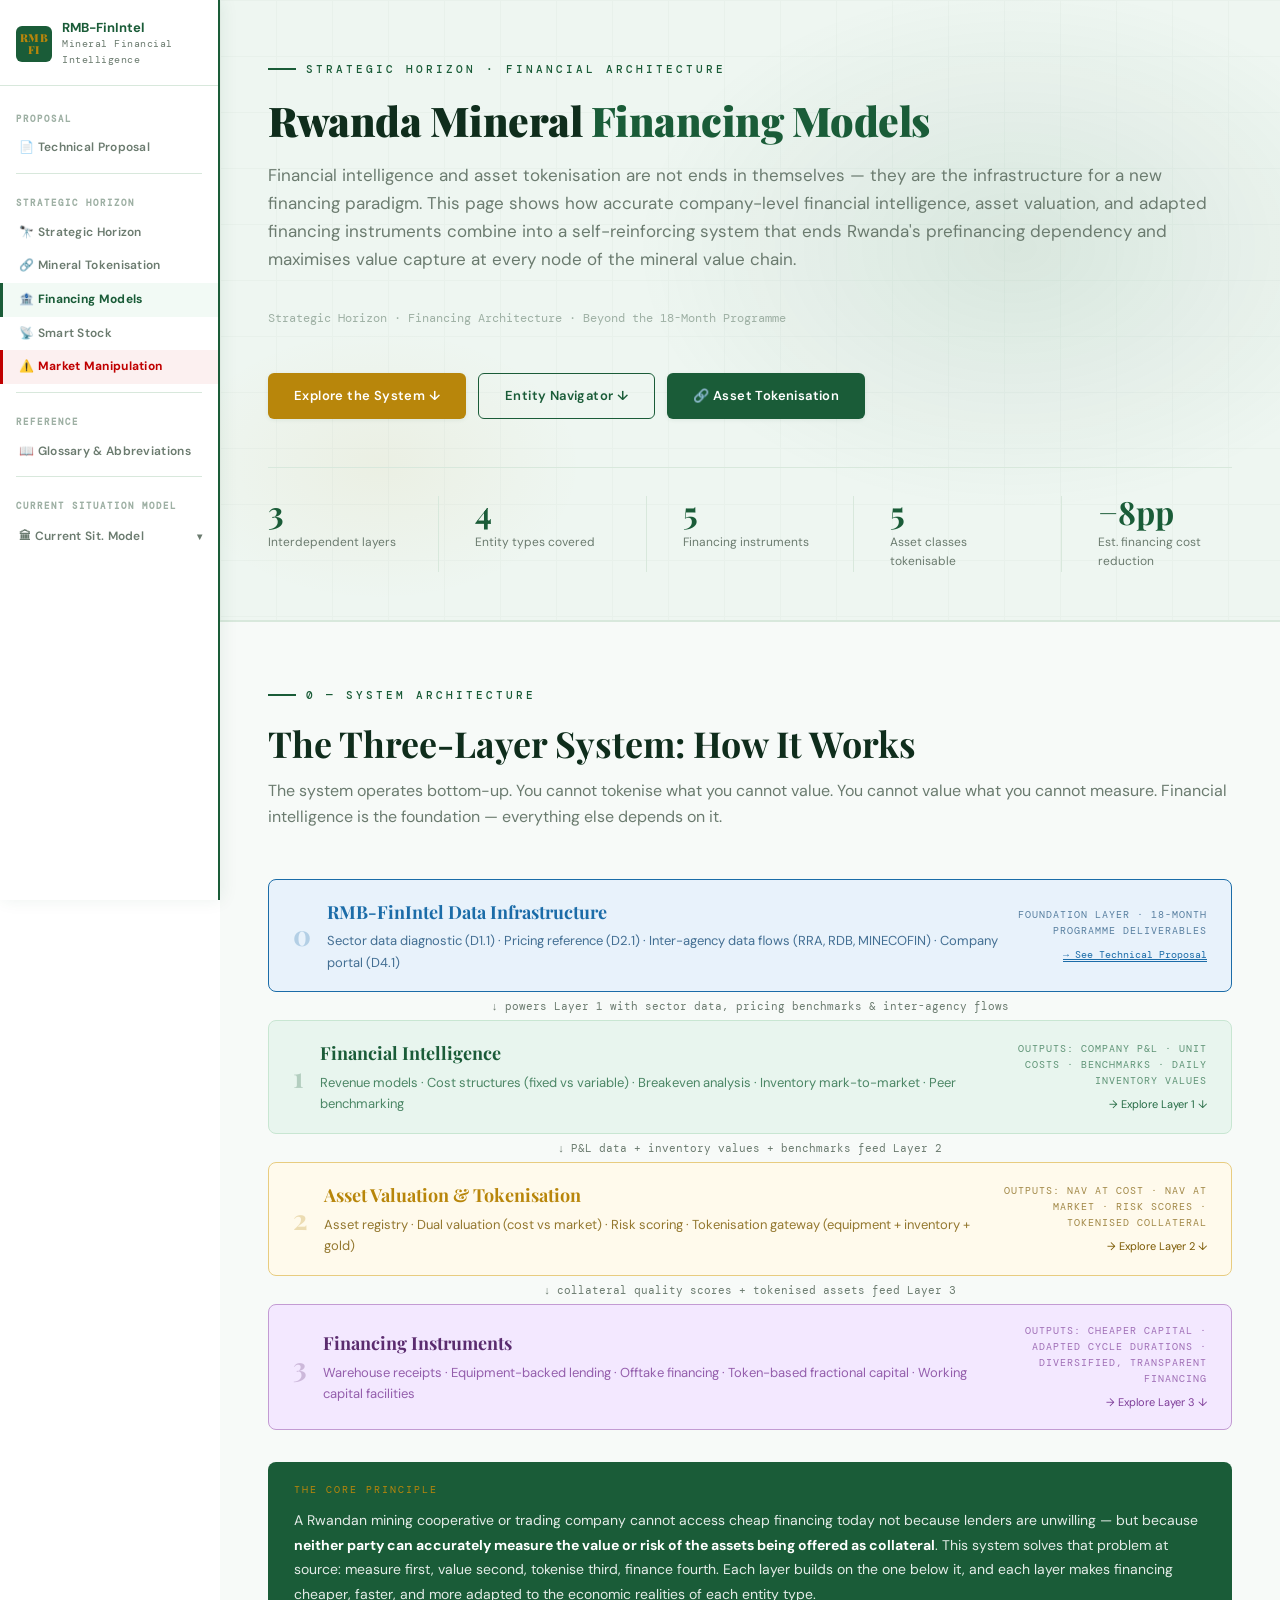
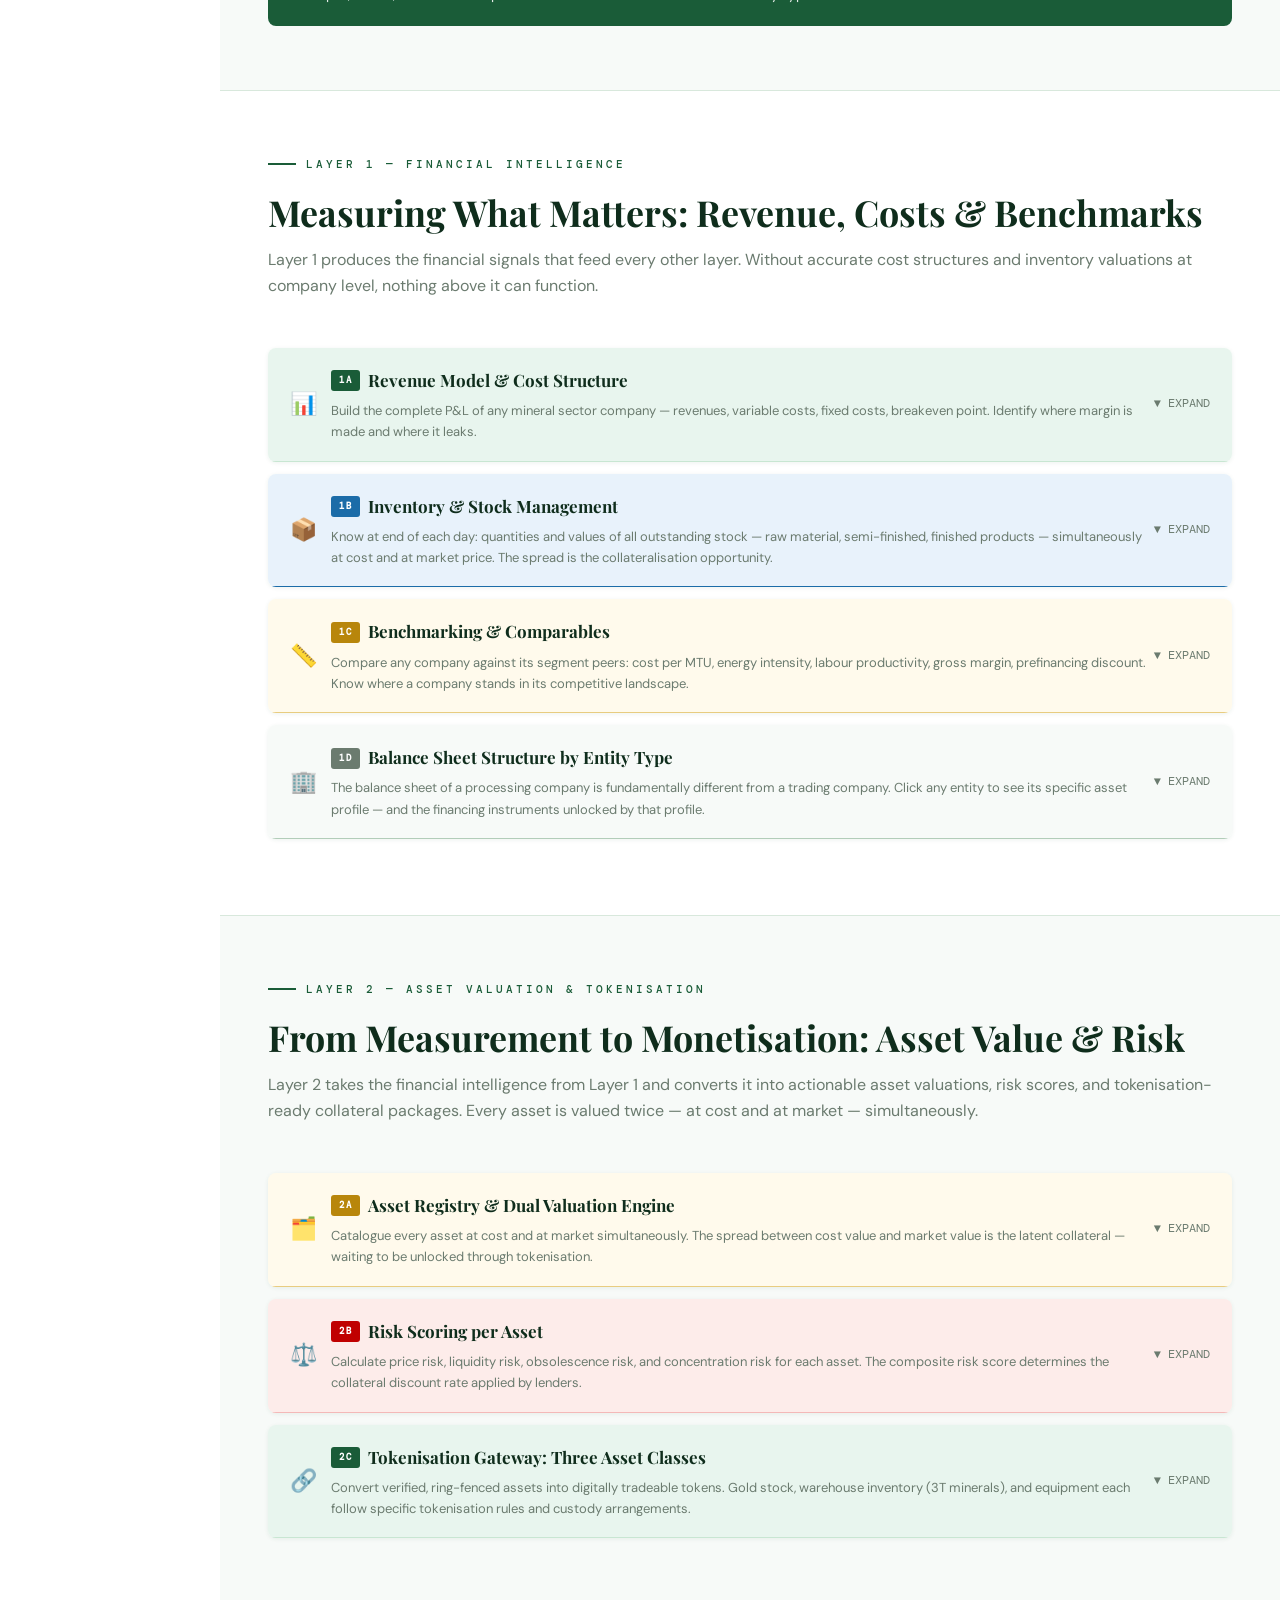
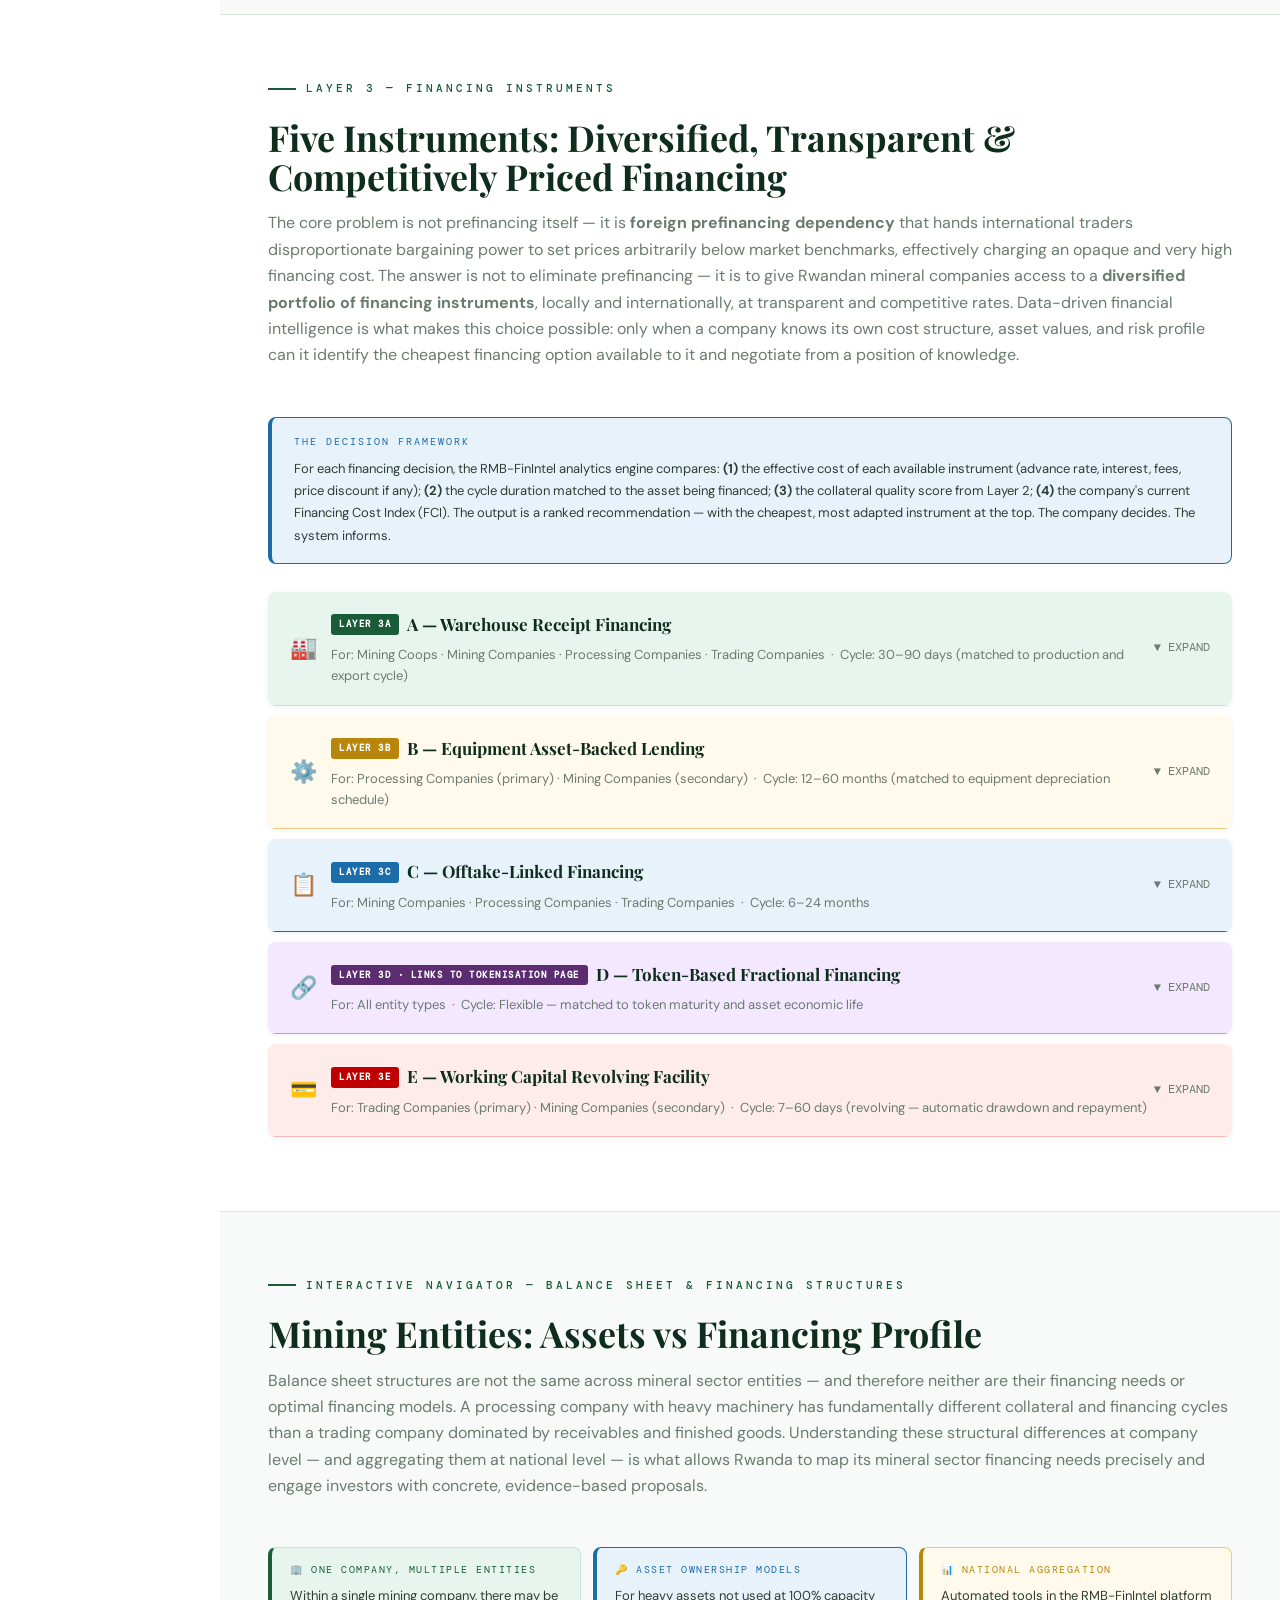
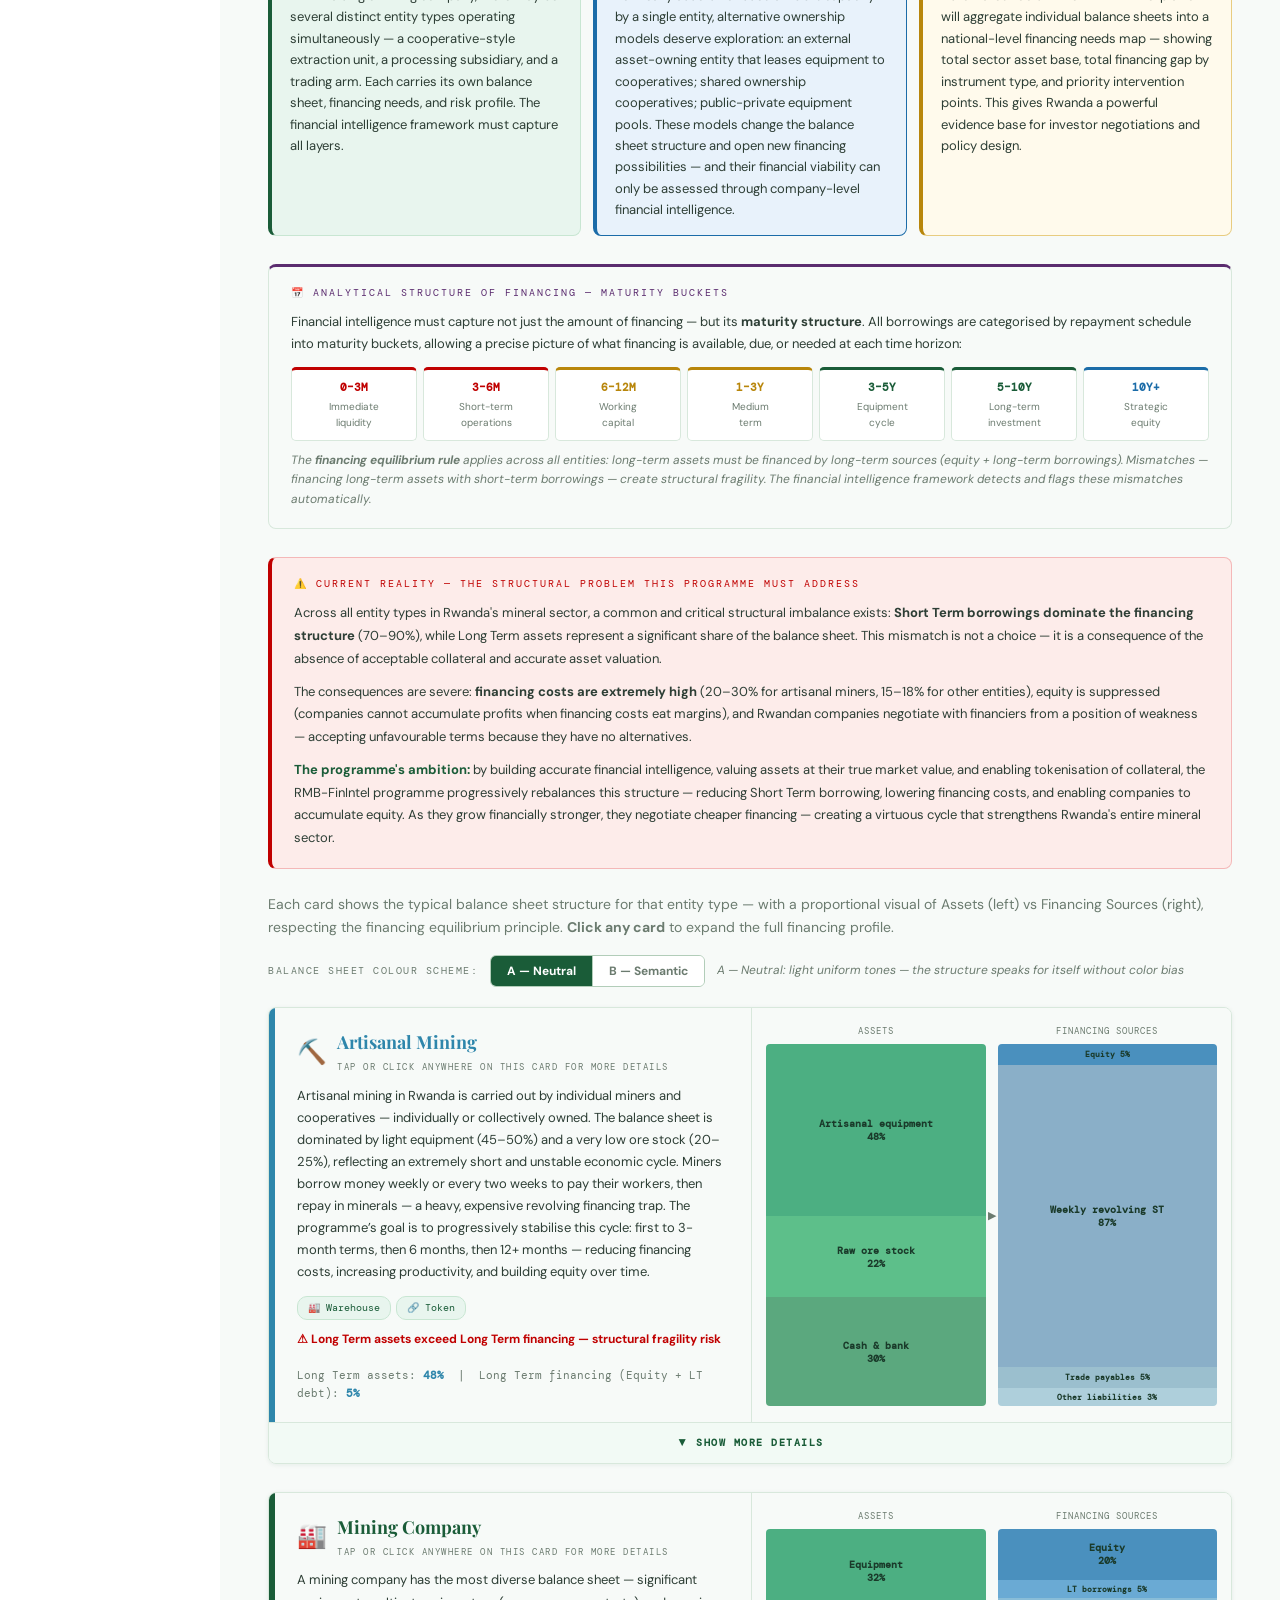
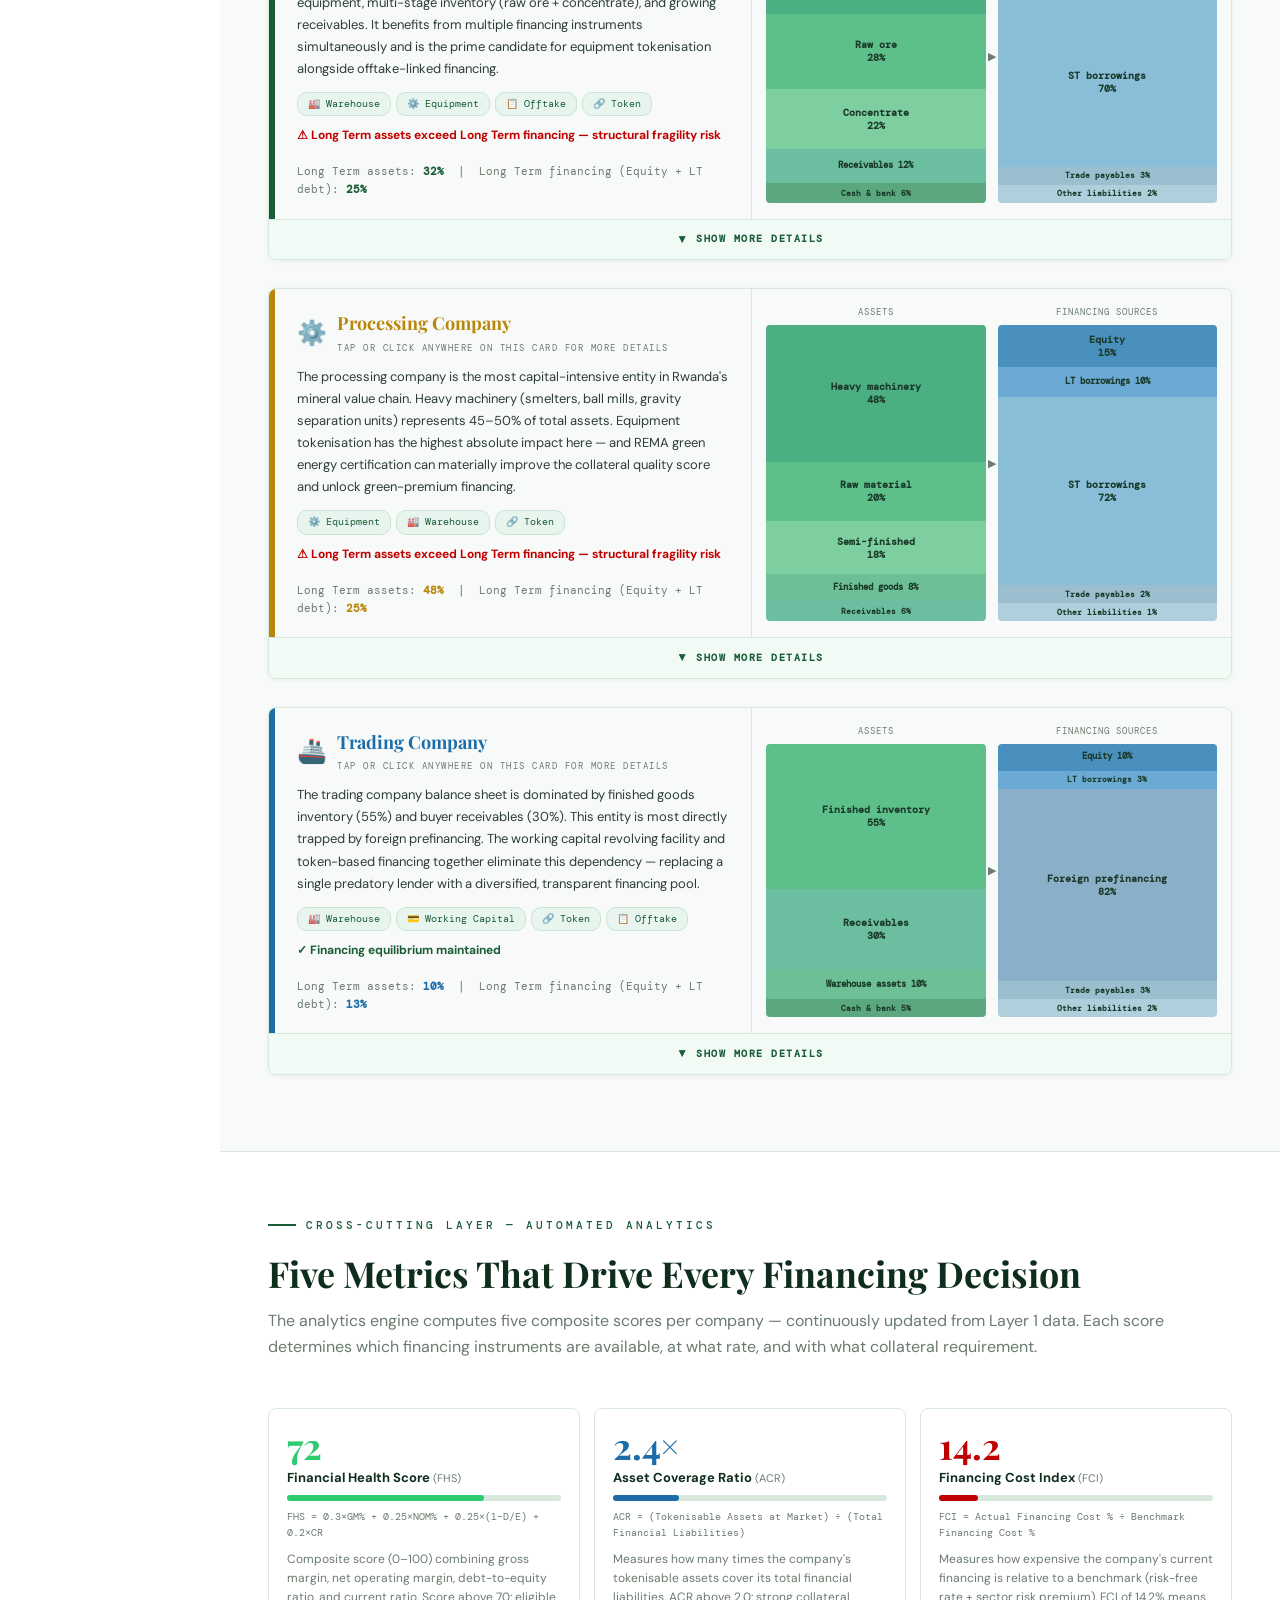
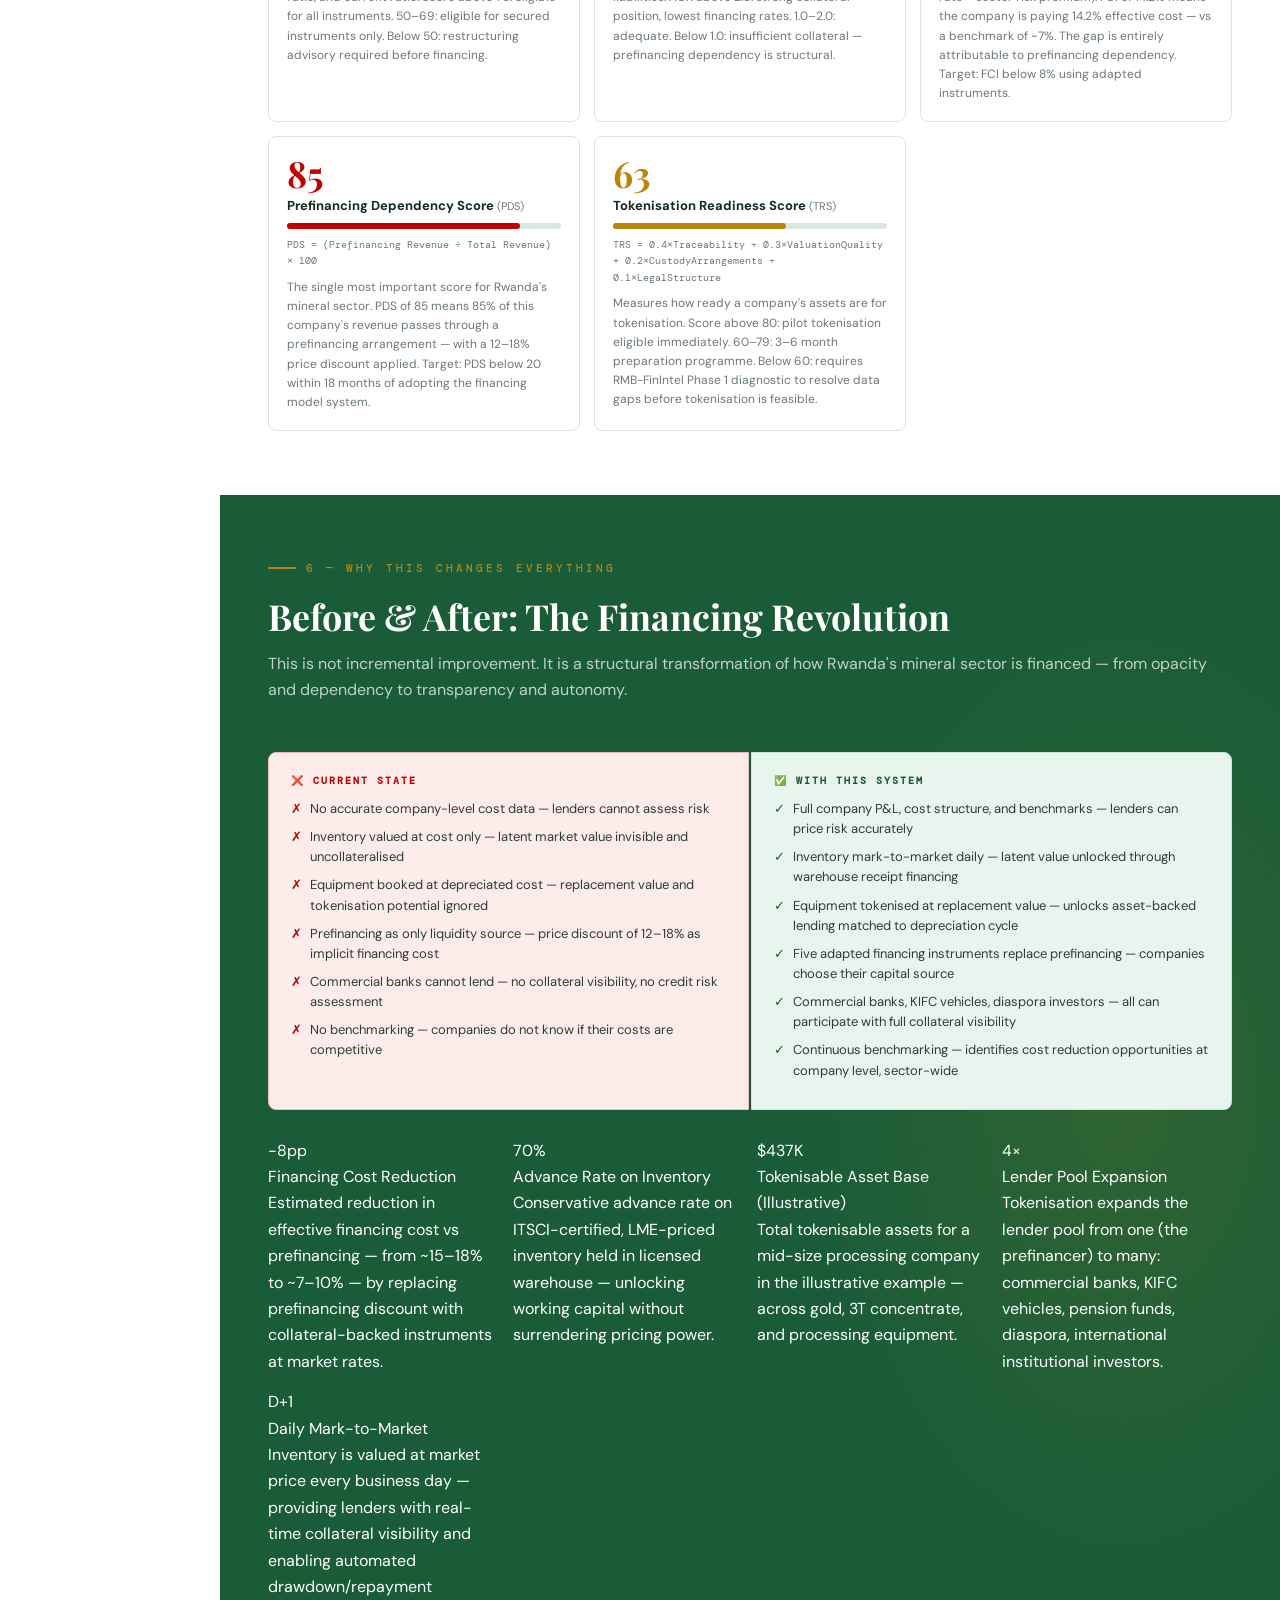
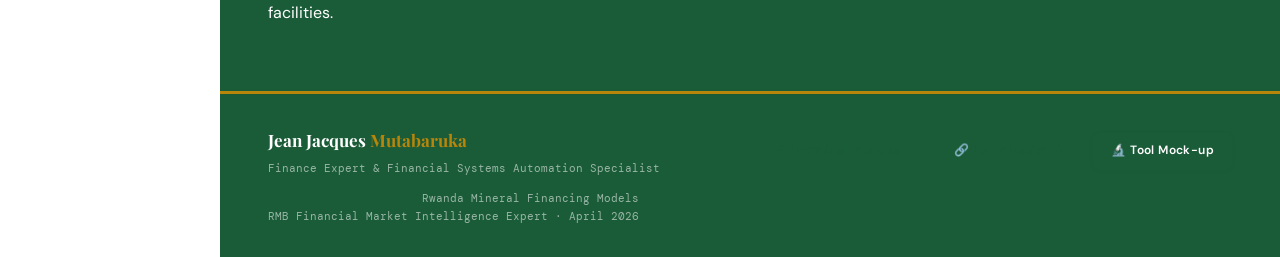
<file: financing-models.html>
<!DOCTYPE html>
<html lang="en">
<head>
  <meta charset="UTF-8"/>
  <meta name="viewport" content="width=device-width,initial-scale=1"/>
  <title>Mineral Financing Models — RMB-FinIntel</title>
  <link rel="stylesheet" href="shared.css"/>
  <style>
/* ═══════════════════════════════════════════════════════════
   PAGE-SPECIFIC STYLES
═══════════════════════════════════════════════════════════ */

/* ── Layer stack visual ── */
.layer-stack { display:flex; flex-direction:column; gap:3px; margin-bottom:32px; }
.layer-block {
  border-radius:var(--radius); padding:18px 24px;
  display:flex; align-items:center; justify-content:space-between;
  cursor:pointer; transition:all 0.2s; border:1px solid transparent;
}
.layer-block:hover { transform:translateX(4px); }
.layer-block-left { display:flex; align-items:center; gap:16px; }
.layer-num { font-family:var(--font-d); font-size:28px; font-weight:700; opacity:0.25; }
.layer-title { font-family:var(--font-d); font-size:18px; font-weight:700; }
.layer-sub { font-size:13px; margin-top:3px; opacity:0.8; }
.layer-arrow { font-size:12px; opacity:0.5; }
.layer-outputs { font-family:var(--font-m); font-size:10px; letter-spacing:1px; text-transform:uppercase; opacity:0.7; text-align:right; max-width:220px; line-height:1.6; }

/* ── Expandable section cards ── */
.exp-section { margin-bottom:12px; border-radius:var(--radius); overflow:hidden; box-shadow:var(--shadow-sm); }
.exp-header {
  display:flex; align-items:center; justify-content:space-between;
  padding:18px 22px; cursor:pointer; user-select:none;
  transition:all 0.2s; border-bottom:1px solid transparent;
}
.exp-header:hover { filter:brightness(0.97); }
.exp-header-left { display:flex; align-items:center; gap:14px; }
.exp-icon { font-size:22px; }
.exp-badge { font-family:var(--font-m); font-size:9px; letter-spacing:1.5px; text-transform:uppercase; font-weight:700; padding:3px 8px; border-radius:3px; }
.exp-title { font-family:var(--font-d); font-size:17px; font-weight:700; color:var(--text-head); margin-bottom:2px; }
.exp-preview { font-size:13px; color:var(--text-muted); }
.exp-toggle { font-size:12px; color:var(--text-muted); font-family:var(--font-m); transition:transform 0.25s; flex-shrink:0; }
.exp-toggle.open { transform:rotate(180deg); }
.exp-body { display:none; padding:24px; background:#FFFFFF; border-top:1px solid var(--border-lt); }
.exp-body.open { display:block; }

/* ── Sub-cards inside expanded bodies ── */
.sub-grid { display:grid; grid-template-columns:repeat(auto-fill,minmax(260px,1fr)); gap:12px; margin-bottom:20px; }
.sub-card { background:var(--surface-1); border:1px solid var(--border-lt); border-radius:6px; padding:16px; }
.sub-card-title { font-size:13px; font-weight:700; color:var(--text-head); margin-bottom:6px; }
.sub-card-body { font-size:12px; color:var(--text-muted); line-height:1.6; }

/* ── Formula boxes ── */
.formula-box {
  background:var(--surface-1); border:1px solid var(--border-md);
  border-left:3px solid var(--g-deep); border-radius:4px;
  padding:12px 16px; font-family:var(--font-m); font-size:12px;
  color:var(--text-body); margin-bottom:10px; line-height:1.8;
}
.formula-box .f-label { font-size:10px; letter-spacing:1.5px; text-transform:uppercase; color:var(--text-muted); margin-bottom:6px; }
.formula-box .f-eq { color:var(--g-deep); font-weight:700; }
.formula-box .f-note { font-size:10px; color:var(--text-muted); margin-top:4px; font-style:italic; font-family:var(--font-b); }

/* ── Balance sheet grid ── */
.bs-grid { display:grid; grid-template-columns:repeat(auto-fill,minmax(180px,1fr)); gap:8px; margin-bottom:16px; }
.bs-entity {
  border-radius:6px; overflow:hidden; border:1px solid var(--border-lt);
  transition:all 0.2s; cursor:pointer;
}
.bs-entity:hover, .bs-entity.active { border-color:var(--g-deep); box-shadow:var(--shadow-md); transform:translateY(-2px); }
.bs-entity-header { padding:10px 12px; font-weight:700; font-size:12px; color:#FFFFFF; }
.bs-entity-body { padding:10px 12px; background:#FFFFFF; }
.bs-row { display:flex; justify-content:space-between; align-items:center; padding:3px 0; border-bottom:1px solid var(--border-lt); font-size:11px; }
.bs-row:last-child { border:none; }
.bs-label { color:var(--text-muted); }
.bs-bar-wrap { display:flex; align-items:center; gap:5px; }
.bs-bar { height:7px; border-radius:2px; min-width:4px; }
.bs-val { font-family:var(--font-m); font-size:10px; font-weight:700; }

/* ── Interactive calculator ── */
.calc-wrap { background:var(--surface-1); border:1px solid var(--border-lt); border-radius:var(--radius); padding:20px; margin-bottom:16px; }
.calc-title { font-family:var(--font-m); font-size:10px; letter-spacing:2px; text-transform:uppercase; color:var(--g-deep); margin-bottom:14px; }
.calc-grid { display:grid; grid-template-columns:1fr 1fr; gap:14px; margin-bottom:16px; }
.calc-field label { display:block; font-size:11px; color:var(--text-muted); margin-bottom:4px; font-family:var(--font-m); letter-spacing:0.5px; }
.calc-field input, .calc-field select {
  width:100%; padding:8px 10px; border:1px solid var(--border-md);
  border-radius:4px; font-size:13px; font-family:var(--font-b);
  background:#FFFFFF; color:var(--text-body); outline:none;
  transition:border 0.2s;
}
.calc-field input:focus, .calc-field select:focus { border-color:var(--g-deep); }
.calc-result { display:grid; grid-template-columns:repeat(auto-fill,minmax(150px,1fr)); gap:10px; }
.calc-metric { background:#FFFFFF; border:1px solid var(--border-lt); border-radius:6px; padding:12px; text-align:center; }
.calc-metric-val { font-family:var(--font-d); font-size:22px; font-weight:700; color:var(--g-deep); }
.calc-metric-val.red { color:var(--red); }
.calc-metric-val.gold { color:var(--gold); }
.calc-metric-label { font-size:11px; color:var(--text-muted); margin-top:3px; }
.calc-btn { background:var(--g-deep); color:#FFFFFF; border:none; padding:9px 20px; border-radius:5px; font-size:13px; font-weight:600; cursor:pointer; font-family:var(--font-b); transition:all 0.2s; }
.calc-btn:hover { background:var(--g-mid); }

/* ── Risk matrix ── */
.risk-matrix { width:100%; border-collapse:collapse; font-size:12px; margin-bottom:14px; }
.risk-matrix th { padding:8px 12px; font-family:var(--font-m); font-size:9px; letter-spacing:1px; text-transform:uppercase; color:var(--text-muted); background:var(--surface-1); border-bottom:2px solid var(--border-md); text-align:center; }
.risk-matrix th:first-child { text-align:left; }
.risk-matrix td { padding:8px 12px; border-bottom:1px solid var(--border-lt); text-align:center; vertical-align:middle; }
.risk-matrix td:first-child { text-align:left; font-weight:600; color:var(--text-body); }
.risk-dot { display:inline-block; width:10px; height:10px; border-radius:50%; margin:0 auto; }

/* ── Financing cards ── */
.fin-card { background:#FFFFFF; border:1px solid var(--border-lt); border-radius:var(--radius); padding:20px; margin-bottom:10px; box-shadow:var(--shadow-sm); }
.fin-card-header { display:flex; align-items:flex-start; justify-content:space-between; margin-bottom:12px; gap:10px; }
.fin-card-title { font-size:15px; font-weight:700; color:var(--text-head); }
.fin-card-tags { display:flex; gap:6px; flex-wrap:wrap; margin-bottom:10px; }
.fin-detail-grid { display:grid; grid-template-columns:repeat(auto-fill,minmax(140px,1fr)); gap:10px; margin-bottom:12px; }
.fin-detail { background:var(--surface-1); border-radius:5px; padding:10px; }
.fin-detail-label { font-family:var(--font-m); font-size:9px; letter-spacing:1px; text-transform:uppercase; color:var(--text-muted); margin-bottom:4px; }
.fin-detail-val { font-size:13px; font-weight:700; color:var(--text-body); }
.fin-detail-val.green { color:var(--g-deep); }
.fin-detail-val.gold { color:var(--gold); }

/* ── Entity modal ── */
.modal-overlay {
  display:none; position:fixed; inset:0; background:rgba(0,0,0,0.55);
  z-index:1000; align-items:center; justify-content:center; padding:20px;
}
.modal-overlay.open { display:flex; }
.modal-box {
  background:#FFFFFF; border-radius:var(--radius); max-width:860px; width:100%;
  max-height:88vh; overflow-y:auto; box-shadow:var(--shadow-lg);
  animation:fadeUp 0.25s ease;
}
.modal-header { padding:22px 26px 16px; border-bottom:1px solid var(--border-lt); display:flex; align-items:center; justify-content:space-between; position:sticky; top:0; background:#FFFFFF; z-index:2; }
.modal-title { font-family:var(--font-d); font-size:22px; font-weight:700; color:var(--text-head); }
.modal-close { background:none; border:1px solid var(--border-md); border-radius:5px; width:32px; height:32px; cursor:pointer; font-size:16px; color:var(--text-muted); display:flex; align-items:center; justify-content:center; transition:all 0.2s; }
.modal-close:hover { background:var(--red-lt); color:var(--red); border-color:var(--red); }
.modal-body { padding:22px 26px; }
.modal-section { margin-bottom:24px; }
.modal-section-title { font-family:var(--font-m); font-size:10px; letter-spacing:2px; text-transform:uppercase; color:var(--text-muted); margin-bottom:10px; padding-bottom:6px; border-bottom:1px solid var(--border-lt); }

/* ── Metrics cards ── */
.metric-card { background:#FFFFFF; border:1px solid var(--border-lt); border-radius:var(--radius); padding:18px; }
.metric-score { font-family:var(--font-d); font-size:36px; font-weight:700; line-height:1; margin-bottom:4px; }
.metric-name { font-size:13px; font-weight:700; color:var(--text-head); margin-bottom:6px; }
.metric-formula { font-family:var(--font-m); font-size:10px; color:var(--text-muted); margin-bottom:8px; }
.metric-body { font-size:12px; color:var(--text-muted); line-height:1.6; }
.score-bar-wrap { height:6px; background:var(--border-lt); border-radius:3px; margin-bottom:8px; }
.score-bar { height:6px; border-radius:3px; }

/* ── Token flow visual ── */
.token-flow { display:flex; align-items:stretch; gap:3px; flex-wrap:wrap; }
.token-step { flex:1; min-width:100px; border-radius:5px; padding:12px 10px; text-align:center; }
.token-step-num { font-family:var(--font-d); font-size:18px; font-weight:700; opacity:0.4; margin-bottom:4px; }
.token-step-label { font-size:11px; font-weight:700; margin-bottom:4px; }
.token-step-body { font-size:10px; line-height:1.5; opacity:0.8; }
.token-arrow { display:flex; align-items:center; color:var(--text-muted); font-size:14px; flex-shrink:0; }

/* ── Impact section ── */
.impact-before-after { display:grid; grid-template-columns:1fr 1fr; gap:2px; margin-bottom:20px; }
.impact-col { padding:20px 22px; }
.impact-col.before { background:var(--red-lt); border:1px solid #F4B8B8; border-radius:var(--radius) 0 0 var(--radius); }
.impact-col.after  { background:var(--g-pale); border:1px solid var(--g-lt); border-radius:0 var(--radius) var(--radius) 0; }
.impact-col-label { font-family:var(--font-m); font-size:10px; letter-spacing:2px; text-transform:uppercase; font-weight:700; margin-bottom:10px; }
.impact-item { display:flex; align-items:flex-start; gap:8px; margin-bottom:8px; font-size:13px; line-height:1.55; }

/* ── Responsive ── */
@media (max-width:768px) {
  .calc-grid { grid-template-columns:1fr; }
  .impact-before-after { grid-template-columns:1fr; }
  .impact-col.before { border-radius:var(--radius) var(--radius) 0 0; }
  .impact-col.after  { border-radius:0 0 var(--radius) var(--radius); }
  .layer-block { flex-direction:column; align-items:flex-start; gap:8px; }
  .layer-outputs { text-align:left; }
}

    @media (max-width:900px) {
      .entity-header-grid { grid-template-columns:1fr !important; }
      .entity-header-grid > div:last-child { border-left:none !important; border-top:1px solid var(--border-lt); }
    }

  </style>
<style>
/* Global mobile overflow fix */
@media (max-width:860px) {
  * { max-width: 100%; }
  table { width: 100% !important; display: block; overflow-x: auto; }
  [style*="min-width:820px"], [style*="min-width:700px"] { min-width: unset !important; width: 100% !important; }
  [style*="grid-template-columns:1fr 480px"] { grid-template-columns: 1fr !important; }
  [style*="grid-template-columns:1fr 340px"] { grid-template-columns: 1fr !important; }
  [style*="grid-template-columns:repeat(3"] { grid-template-columns: 1fr !important; }
  [style*="white-space:nowrap"] { white-space: normal !important; }
}
</style>
</head>
<body>
<aside class="rmb-sidebar" id="rmb-sidebar">
  <div class="sb-logo-block">
    <div class="sb-logo">RMB<br>FI</div>
    <div>
      <div class="sb-brand-main">RMB-FinIntel</div>
      <div class="sb-brand-sub">Mineral Financial Intelligence</div>
    </div>
  </div>
  <nav class="sb-nav">
    <span class="sb-section-label">Proposal</span>
    <a href="index.html">📄 Technical Proposal</a>
    <div class="sb-divider"></div>
    <span class="sb-section-label">Strategic Horizon</span>
    <a href="index.html#strategic-horizon">🔭 Strategic Horizon</a>
    <a href="tokenisation.html">🔗 Mineral Tokenisation</a>
    <a href="financing-models.html" class="active">🏦 Financing Models</a>
    <a href="smart-stock.html">📡 Smart Stock</a>
    <a href="market-manipulation.html" style="color:#C00000;background:rgba(192,0,0,0.06);border-left-color:#C00000;font-weight:700">⚠️ Market Manipulation</a>
    <div class="sb-divider"></div>
    <span class="sb-section-label">Reference</span>
    <a href="glossary.html">📖 Glossary &amp; Abbreviations</a>
    <div class="sb-divider"></div>
    <span class="sb-section-label">Current Situation Model</span>
    <button class="sb-group-trigger" id="sb-csm-trigger" onclick="sbToggle(this)">
      <span>🏛 Current Sit. Model</span>
      <span class="sb-arrow">▾</span>
    </button>
    <div class="sb-group-items" id="sb-csm-items">
      <a href="architecture.html" class="sb-sub">🏗 Architecture</a>
      <a href="energy.html" class="sb-sub">⚡ Energy Component</a>
      <a href="demo.html" class="sb-sub">🔬 Tool Mock-up</a>
    </div>
  </nav>
</aside>

<!-- Mobile top bar -->
<div class="sb-topbar">
  <div class="sb-topbar-logo">RMB<br>FI</div>
  <div class="sb-topbar-title">RMB-FinIntel</div>
  <button class="sb-hamburger" id="sb-hbg" onclick="sbMobileToggle()" aria-label="Menu">
    <span></span><span></span><span></span>
  </button>
</div>
<div class="sb-overlay" id="sb-overlay" onclick="sbMobileClose()"></div>


<!-- NAV -->


<!-- Mobile nav panel -->


<div class="page-wrap">

<!-- ═══════════════════════════════════════════
     HERO
═══════════════════════════════════════════ -->
<div class="hero" style="min-height:54vh">
  <div class="hero-bg-mesh"></div>
  <div class="hero-grid"></div>
  <div class="hero-content">
    <div class="eyebrow fade-up au-1">Strategic Horizon · Financial Architecture</div>
    <h1 class="hero-title fade-up au-2" style="white-space:normal">Rwanda Mineral <span class="accent">Financing Models</span></h1>
    <p class="hero-lead fade-up au-3">Financial intelligence and asset tokenisation are not ends in themselves — they are the infrastructure for a new financing paradigm. This page shows how accurate company-level financial intelligence, asset valuation, and adapted financing instruments combine into a self-reinforcing system that ends Rwanda's prefinancing dependency and maximises value capture at every node of the mineral value chain.</p>
    <p class="hero-meta fade-up au-4">Strategic Horizon · Financing Architecture · Beyond the 18-Month Programme</p>
    <div style="display:flex;gap:12px;flex-wrap:wrap" class="fade-up au-5">
      <a href="#system-logic" class="btn btn-gold">Explore the System ↓</a>
      <a href="#entity-navigator" class="btn btn-outline">Entity Navigator ↓</a>
      <a href="tokenisation.html" class="btn btn-green">🔗 Asset Tokenisation</a>
    </div>
    <div class="stats-bar fade-up au-5">
      <div class="stat"><div class="stat-n">3</div><div class="stat-l">Interdependent layers</div></div>
      <div class="stat"><div class="stat-n">4</div><div class="stat-l">Entity types covered</div></div>
      <div class="stat"><div class="stat-n">5</div><div class="stat-l">Financing instruments</div></div>
      <div class="stat"><div class="stat-n">5</div><div class="stat-l">Asset classes tokenisable</div></div>
      <div class="stat"><div class="stat-n">−8pp</div><div class="stat-l">Est. financing cost reduction</div></div>
    </div>
  </div>
</div>

<!-- ═══════════════════════════════════════════
     SECTION 0 — SYSTEM LOGIC
═══════════════════════════════════════════ -->
<section id="system-logic" class="section section-alt">
  <div class="eyebrow">0 — System Architecture</div>
  <h2 class="section-title">The Three-Layer System: How It Works</h2>
  <p class="section-lead">The system operates bottom-up. You cannot tokenise what you cannot value. You cannot value what you cannot measure. Financial intelligence is the foundation — everything else depends on it.</p>

  <div class="layer-stack">
    <div class="layer-block" style="background:var(--blue-lt);border-color:var(--blue)">
      <div class="layer-block-left">
        <div class="layer-num" style="color:var(--blue)">0</div>
        <div>
          <div class="layer-title" style="color:var(--blue)">RMB-FinIntel Data Infrastructure</div>
          <div class="layer-sub" style="color:#1B4F7A">Sector data diagnostic (D1.1) · Pricing reference (D2.1) · Inter-agency data flows (RRA, RDB, MINECOFIN) · Company portal (D4.1)</div>
        </div>
      </div>
      <div style="text-align:right">
        <div class="layer-outputs" style="color:#1B4F7A">Foundation layer · 18-month programme deliverables</div>
        <div style="font-size:11px;margin-top:6px"><a href="index.html" style="color:var(--blue);font-family:var(--font-m);font-size:10px;border-bottom:1px solid var(--blue)">→ See Technical Proposal</a></div>
      </div>
    </div>

    <div style="text-align:center;font-size:11px;color:var(--text-muted);padding:2px 0;font-family:var(--font-m)">↓ powers Layer 1 with sector data, pricing benchmarks &amp; inter-agency flows</div>

    <div class="layer-block" style="background:var(--g-pale);border-color:var(--g-lt)" onclick="scrollTo('intelligence')">
      <div class="layer-block-left">
        <div class="layer-num" style="color:var(--g-deep)">1</div>
        <div>
          <div class="layer-title" style="color:var(--g-deep)">Financial Intelligence</div>
          <div class="layer-sub" style="color:var(--g-mid)">Revenue models · Cost structures (fixed vs variable) · Breakeven analysis · Inventory mark-to-market · Peer benchmarking</div>
        </div>
      </div>
      <div style="text-align:right">
        <div class="layer-outputs" style="color:var(--g-mid)">Outputs: company P&amp;L · unit costs · benchmarks · daily inventory values</div>
        <div style="font-size:11px;color:var(--g-mid);margin-top:6px">→ Explore Layer 1 ↓</div>
      </div>
    </div>

    <div style="text-align:center;font-size:11px;color:var(--text-muted);padding:2px 0;font-family:var(--font-m)">↓ P&amp;L data + inventory values + benchmarks feed Layer 2</div>

    <div class="layer-block" style="background:var(--gold-pale);border-color:#E8CC80" onclick="scrollTo('valuation')">
      <div class="layer-block-left">
        <div class="layer-num" style="color:var(--gold)">2</div>
        <div>
          <div class="layer-title" style="color:var(--gold)">Asset Valuation &amp; Tokenisation</div>
          <div class="layer-sub" style="color:#7A5800">Asset registry · Dual valuation (cost vs market) · Risk scoring · Tokenisation gateway (equipment + inventory + gold)</div>
        </div>
      </div>
      <div style="text-align:right">
        <div class="layer-outputs" style="color:#7A5800">Outputs: NAV at cost · NAV at market · risk scores · tokenised collateral</div>
        <div style="font-size:11px;color:#7A5800;margin-top:6px">→ Explore Layer 2 ↓</div>
      </div>
    </div>

    <div style="text-align:center;font-size:11px;color:var(--text-muted);padding:2px 0;font-family:var(--font-m)">↓ collateral quality scores + tokenised assets feed Layer 3</div>

    <div class="layer-block" style="background:#F3E8FF;border-color:#C39BD3" onclick="scrollTo('financing')">
      <div class="layer-block-left">
        <div class="layer-num" style="color:#5B2C6F">3</div>
        <div>
          <div class="layer-title" style="color:#5B2C6F">Financing Instruments</div>
          <div class="layer-sub" style="color:#7D3C98">Warehouse receipts · Equipment-backed lending · Offtake financing · Token-based fractional capital · Working capital facilities</div>
        </div>
      </div>
      <div style="text-align:right">
        <div class="layer-outputs" style="color:#7D3C98">Outputs: cheaper capital · adapted cycle durations · diversified, transparent financing</div>
        <div style="font-size:11px;color:#7D3C98;margin-top:6px">→ Explore Layer 3 ↓</div>
      </div>
    </div>
  </div>

  <!-- Key principle box -->
  <div style="background:var(--g-deep);border-radius:var(--radius);padding:20px 26px;color:#FFFFFF;margin-top:8px">
    <div style="font-family:var(--font-m);font-size:10px;letter-spacing:2px;text-transform:uppercase;color:var(--gold);margin-bottom:10px">The Core Principle</div>
    <p style="font-size:14px;color:rgba(255,255,255,0.88);line-height:1.75">A Rwandan mining cooperative or trading company cannot access cheap financing today not because lenders are unwilling — but because <strong style="color:#FFFFFF">neither party can accurately measure the value or risk of the assets being offered as collateral</strong>. This system solves that problem at source: measure first, value second, tokenise third, finance fourth. Each layer builds on the one below it, and each layer makes financing cheaper, faster, and more adapted to the economic realities of each entity type.</p>
  </div>
</section>

<!-- ═══════════════════════════════════════════
     SECTION 1 — LAYER 1: FINANCIAL INTELLIGENCE
═══════════════════════════════════════════ -->
<section id="intelligence" class="section">
  <div class="eyebrow">Layer 1 — Financial Intelligence</div>
  <h2 class="section-title">Measuring What Matters: Revenue, Costs &amp; Benchmarks</h2>
  <p class="section-lead">Layer 1 produces the financial signals that feed every other layer. Without accurate cost structures and inventory valuations at company level, nothing above it can function.</p>

  <!-- 1A: Revenue & Cost Structure -->
  <div class="exp-section">
    <div class="exp-header" style="background:var(--g-pale);border-color:var(--g-lt)" onclick="toggleExp('exp-1a')">
      <div class="exp-header-left">
        <div class="exp-icon">📊</div>
        <div>
          <div style="display:flex;align-items:center;gap:8px;margin-bottom:4px">
            <span class="exp-badge" style="background:var(--g-deep);color:#FFF">1A</span>
            <div class="exp-title">Revenue Model &amp; Cost Structure</div>
          </div>
          <div class="exp-preview">Build the complete P&amp;L of any mineral sector company — revenues, variable costs, fixed costs, breakeven point. Identify where margin is made and where it leaks.</div>
        </div>
      </div>
      <div class="exp-toggle" id="toggle-1a">▼ EXPAND</div>
    </div>
    <div class="exp-body" id="exp-1a">
      <!-- Formula cards -->
      <div style="display:grid;grid-template-columns:1fr 1fr;gap:14px;margin-bottom:20px">
        <div>
          <div class="formula-box">
            <div class="f-label">Revenue per tonne exported</div>
            <div class="f-eq">Rev = Volume × (P<sub>mkt</sub> − TC − RC − QD − LC)</div>
            <div class="f-note">P<sub>mkt</sub>: LME/LBMA benchmark · TC: Treatment Charges · RC: Refining Charges · QD: Quality Deductions · LC: Logistics Cost</div>
          </div>
          <div class="formula-box">
            <div class="f-label">Gross Margin</div>
            <div class="f-eq">GM = Rev − VC<br>VC = Energy + Labour + Consumables + Royalties</div>
            <div class="f-note">Variable costs scale with production volume. Royalties typically 4–6% of export value in Rwanda.</div>
          </div>
          <div class="formula-box">
            <div class="f-label">Net Operating Margin</div>
            <div class="f-eq">NOM = GM − FC<br>FC = Depreciation + Admin + Financing costs</div>
            <div class="f-note">Fixed costs do not scale with volume — critical for breakeven calculation.</div>
          </div>
        </div>
        <div>
          <div class="formula-box" style="border-left-color:var(--gold)">
            <div class="f-label">Breakeven Volume (MTU)</div>
            <div class="f-eq">BEV = FC ÷ (P<sub>mkt</sub> − TC − RC − VC/unit)</div>
            <div class="f-note">MTU = Metric Tonne Unit. Below BEV, the company destroys value with every tonne produced.</div>
          </div>
          <div class="formula-box" style="border-left-color:var(--red)">
            <div class="f-label">Prefinancing Discount Cost</div>
            <div class="f-eq">PDC = Volume × P<sub>mkt</sub> × d%</div>
            <div class="f-note">d% = prefinancing discount rate (typically 12–18% of benchmark price). PDC is the hidden transfer to international trading houses — quantified for the first time through this system.</div>
          </div>
          <div style="background:var(--surface-1);border:1px solid var(--border-lt);border-radius:6px;padding:14px;margin-top:10px">
            <div style="font-size:11px;font-weight:700;color:var(--text-head);margin-bottom:8px">Cost Structure by Category</div>
            <div style="display:flex;flex-direction:column;gap:5px">
              <div style="display:flex;align-items:center;gap:8px;font-size:11px">
                <div style="width:70%;background:var(--border-lt);height:8px;border-radius:3px;overflow:hidden"><div style="width:35%;height:8px;background:var(--gold);border-radius:3px"></div></div>
                <span style="color:var(--text-muted)">Energy: ~35%</span>
              </div>
              <div style="display:flex;align-items:center;gap:8px;font-size:11px">
                <div style="width:70%;background:var(--border-lt);height:8px;border-radius:3px;overflow:hidden"><div style="width:28%;height:8px;background:var(--blue);border-radius:3px"></div></div>
                <span style="color:var(--text-muted)">Labour: ~28%</span>
              </div>
              <div style="display:flex;align-items:center;gap:8px;font-size:11px">
                <div style="width:70%;background:var(--border-lt);height:8px;border-radius:3px;overflow:hidden"><div style="width:18%;height:8px;background:var(--g-deep);border-radius:3px"></div></div>
                <span style="color:var(--text-muted)">Consumables: ~18%</span>
              </div>
              <div style="display:flex;align-items:center;gap:8px;font-size:11px">
                <div style="width:70%;background:var(--border-lt);height:8px;border-radius:3px;overflow:hidden"><div style="width:12%;height:8px;background:#5B2C6F;border-radius:3px"></div></div>
                <span style="color:var(--text-muted)">Royalties &amp; taxes: ~12%</span>
              </div>
              <div style="display:flex;align-items:center;gap:8px;font-size:11px">
                <div style="width:70%;background:var(--border-lt);height:8px;border-radius:3px;overflow:hidden"><div style="width:7%;height:8px;background:var(--text-muted);border-radius:3px"></div></div>
                <span style="color:var(--text-muted)">Admin &amp; financing: ~7%</span>
              </div>
            </div>
            <div style="font-size:10px;color:var(--text-muted);font-style:italic;margin-top:8px">Indicative structure for semi-industrial mining — varies significantly by entity type</div>
          </div>
        </div>
      </div>

      <!-- Interactive breakeven calculator -->
      <div class="calc-wrap">
        <div class="calc-title">🔢 Interactive Breakeven Calculator — Cassiterite (Semi-Industrial)</div>
        <div class="calc-grid">
          <div class="calc-field">
            <label>Mineral Type</label>
            <select id="c-mineral" onchange="recalc()">
              <option value="cassiterite">Cassiterite (Sn concentrate)</option>
              <option value="coltan">Coltan (Ta concentrate)</option>
              <option value="wolframite">Wolframite (W concentrate)</option>
              <option value="gold">Gold (refined)</option>
            </select>
          </div>
          <div class="calc-field">
            <label>Market Price (USD / MTU)</label>
            <input type="number" id="c-price" value="8500" onchange="recalc()"/>
          </div>
          <div class="calc-field">
            <label>Treatment + Refining Charges (USD / MTU)</label>
            <input type="number" id="c-trc" value="1200" onchange="recalc()"/>
          </div>
          <div class="calc-field">
            <label>Variable Cost per MTU (USD)</label>
            <input type="number" id="c-vc" value="3800" onchange="recalc()"/>
          </div>
          <div class="calc-field">
            <label>Monthly Fixed Costs (USD)</label>
            <input type="number" id="c-fc" value="45000" onchange="recalc()"/>
          </div>
          <div class="calc-field">
            <label>Prefinancing Discount (%)</label>
            <input type="number" id="c-pd" value="15" step="0.5" onchange="recalc()"/>
          </div>
          <div class="calc-field">
            <label>Monthly Production (MTU)</label>
            <input type="number" id="c-vol" value="12" onchange="recalc()"/>
          </div>
          <div class="calc-field">
            <label>Logistics Cost (USD / MTU)</label>
            <input type="number" id="c-lc" value="320" onchange="recalc()"/>
          </div>
        </div>
        <button class="calc-btn" onclick="recalc()">↻ Recalculate</button>
        <div style="margin-top:16px">
          <div class="calc-result" id="calc-result">
            <!-- filled by JS -->
          </div>
        </div>
        <div style="margin-top:10px;font-size:11px;color:var(--text-muted);font-style:italic">
          Pre-filled with indicative Rwanda semi-industrial cassiterite values. Adjust inputs to model different scenarios.
          Reference: LME Tin ~$26,000/tonne → ~$8,500/MTU at 32.7% Sn grade. All values illustrative.
        </div>
      </div>
    </div>
  </div>

  <!-- 1B: Inventory Management -->
  <div class="exp-section">
    <div class="exp-header" style="background:var(--blue-lt);border-color:var(--blue)" onclick="toggleExp('exp-1b')">
      <div class="exp-header-left">
        <div class="exp-icon">📦</div>
        <div>
          <div style="display:flex;align-items:center;gap:8px;margin-bottom:4px">
            <span class="exp-badge" style="background:var(--blue);color:#FFF">1B</span>
            <div class="exp-title">Inventory &amp; Stock Management</div>
          </div>
          <div class="exp-preview">Know at end of each day: quantities and values of all outstanding stock — raw material, semi-finished, finished products — simultaneously at cost and at market price. The spread is the collateralisation opportunity.</div>
        </div>
      </div>
      <div class="exp-toggle" id="toggle-1b">▼ EXPAND</div>
    </div>
    <div class="exp-body" id="exp-1b">
      <div style="display:grid;grid-template-columns:1fr 1fr;gap:20px;margin-bottom:20px">
        <div>
          <div style="font-size:13px;font-weight:700;color:var(--text-head);margin-bottom:10px">Three Stock Categories — Valuation Rules</div>
          <div style="display:flex;flex-direction:column;gap:8px">
            <div style="background:var(--blue-lt);border:1px solid var(--blue);border-radius:6px;padding:12px">
              <div style="font-family:var(--font-m);font-size:10px;text-transform:uppercase;color:var(--blue);margin-bottom:5px">Raw Material</div>
              <div style="font-size:12px;color:var(--text-body);line-height:1.6"><strong>At cost:</strong> Acquisition cost + haulage to site<br><strong>At market:</strong> Qty × LME benchmark × grade factor<br><strong>Purpose:</strong> Warehouse receipt collateral</div>
            </div>
            <div style="background:var(--gold-pale);border:1px solid #E8CC80;border-radius:6px;padding:12px">
              <div style="font-family:var(--font-m);font-size:10px;text-transform:uppercase;color:var(--gold);margin-bottom:5px">Semi-Finished Products</div>
              <div style="font-size:12px;color:var(--text-body);line-height:1.6"><strong>At cost:</strong> Raw material cost + processing cost-to-date<br><strong>At market:</strong> Qty × benchmark × processing premium factor<br><strong>Purpose:</strong> Intermediate collateral for processing companies</div>
            </div>
            <div style="background:var(--g-pale);border:1px solid var(--g-lt);border-radius:6px;padding:12px">
              <div style="font-family:var(--font-m);font-size:10px;text-transform:uppercase;color:var(--g-deep);margin-bottom:5px">Finished Products</div>
              <div style="font-size:12px;color:var(--text-body);line-height:1.6"><strong>At cost:</strong> Full production cost (all layers)<br><strong>At market:</strong> Qty × export benchmark (LME/LBMA)<br><strong>Purpose:</strong> Highest-quality tokenisation collateral</div>
            </div>
          </div>
        </div>
        <div>
          <div style="font-size:13px;font-weight:700;color:var(--text-head);margin-bottom:10px">Daily Mark-to-Market Dashboard (Illustrative)</div>
          <table style="width:100%;border-collapse:collapse;font-size:12px">
            <thead>
              <tr style="background:var(--surface-1)">
                <th style="padding:8px;text-align:left;border-bottom:2px solid var(--border-md);font-family:var(--font-m);font-size:9px;letter-spacing:1px;color:var(--text-muted)">Stock Category</th>
                <th style="padding:8px;text-align:right;border-bottom:2px solid var(--border-md);font-family:var(--font-m);font-size:9px;letter-spacing:1px;color:var(--text-muted)">Qty (MTU)</th>
                <th style="padding:8px;text-align:right;border-bottom:2px solid var(--border-md);font-family:var(--font-m);font-size:9px;letter-spacing:1px;color:var(--text-muted)">Cost Value</th>
                <th style="padding:8px;text-align:right;border-bottom:2px solid var(--border-md);font-family:var(--font-m);font-size:9px;letter-spacing:1px;color:var(--text-muted)">Market Value</th>
                <th style="padding:8px;text-align:right;border-bottom:2px solid var(--border-md);font-family:var(--font-m);font-size:9px;letter-spacing:1px;color:var(--text-muted)">Latent Margin</th>
              </tr>
            </thead>
            <tbody>
              <tr><td style="padding:7px 8px;border-bottom:1px solid var(--border-lt)">Raw Ore (Sn 28%)</td><td style="padding:7px 8px;text-align:right;border-bottom:1px solid var(--border-lt)">45</td><td style="padding:7px 8px;text-align:right;border-bottom:1px solid var(--border-lt)">$54,000</td><td style="padding:7px 8px;text-align:right;border-bottom:1px solid var(--border-lt)">$107,100</td><td style="padding:7px 8px;text-align:right;border-bottom:1px solid var(--border-lt);color:var(--g-deep);font-weight:700">+$53,100</td></tr>
              <tr style="background:var(--surface-1)"><td style="padding:7px 8px;border-bottom:1px solid var(--border-lt)">Concentrate (Sn 65%)</td><td style="padding:7px 8px;text-align:right;border-bottom:1px solid var(--border-lt)">18</td><td style="padding:7px 8px;text-align:right;border-bottom:1px solid var(--border-lt)">$78,300</td><td style="padding:7px 8px;text-align:right;border-bottom:1px solid var(--border-lt)">$136,800</td><td style="padding:7px 8px;text-align:right;border-bottom:1px solid var(--border-lt);color:var(--g-deep);font-weight:700">+$58,500</td></tr>
              <tr><td style="padding:7px 8px;border-bottom:1px solid var(--border-lt)">Finished (Sn 99.9%)</td><td style="padding:7px 8px;text-align:right;border-bottom:1px solid var(--border-lt)">6</td><td style="padding:7px 8px;text-align:right;border-bottom:1px solid var(--border-lt)">$37,200</td><td style="padding:7px 8px;text-align:right;border-bottom:1px solid var(--border-lt)">$52,000</td><td style="padding:7px 8px;text-align:right;border-bottom:1px solid var(--border-lt);color:var(--g-deep);font-weight:700">+$14,800</td></tr>
              <tr style="background:var(--g-xpale)"><td style="padding:7px 8px;font-weight:700">TOTAL</td><td style="padding:7px 8px;text-align:right;font-weight:700">69</td><td style="padding:7px 8px;text-align:right;font-weight:700">$169,500</td><td style="padding:7px 8px;text-align:right;font-weight:700">$295,900</td><td style="padding:7px 8px;text-align:right;font-weight:700;color:var(--g-deep)">+$126,400</td></tr>
            </tbody>
          </table>
          <div style="background:var(--g-xpale);border:1px solid var(--border-lt);border-radius:5px;padding:10px;margin-top:10px;font-size:12px;color:var(--text-muted)">
            <strong style="color:var(--g-deep)">Collateralisation insight:</strong> The $295,900 market value of certified, ring-fenced inventory is the tokenisable collateral base. At a 70% advance rate (conservative), this unlocks $207,130 in warehouse receipt financing — without a prefinancing agreement.
          </div>
        </div>
      </div>
    </div>
  </div>

  <!-- 1C: Benchmarking -->
  <div class="exp-section">
    <div class="exp-header" style="background:var(--gold-pale);border-color:#E8CC80" onclick="toggleExp('exp-1c')">
      <div class="exp-header-left">
        <div class="exp-icon">📏</div>
        <div>
          <div style="display:flex;align-items:center;gap:8px;margin-bottom:4px">
            <span class="exp-badge" style="background:var(--gold);color:#FFF">1C</span>
            <div class="exp-title">Benchmarking &amp; Comparables</div>
          </div>
          <div class="exp-preview">Compare any company against its segment peers: cost per MTU, energy intensity, labour productivity, gross margin, prefinancing discount. Know where a company stands in its competitive landscape.</div>
        </div>
      </div>
      <div class="exp-toggle" id="toggle-1c">▼ EXPAND</div>
    </div>
    <div class="exp-body" id="exp-1c">
      <div style="overflow-x:auto">
        <table class="risk-matrix" style="margin-bottom:16px">
          <thead>
            <tr>
              <th style="text-align:left">KPI</th>
              <th>Sector Min</th>
              <th>Sector Avg</th>
              <th>Sector Max</th>
              <th>LME Ref.</th>
              <th style="color:var(--g-deep)">Company X</th>
              <th>Signal</th>
            </tr>
          </thead>
          <tbody>
            <tr>
              <td>Cost / MTU (USD)</td>
              <td style="color:var(--g-deep)">$3,200</td><td>$4,850</td><td style="color:var(--red)">$7,100</td><td>—</td>
              <td style="font-weight:700;color:var(--gold)">$5,200</td>
              <td><span style="font-size:10px;background:var(--gold-lt);color:#7A5800;padding:2px 6px;border-radius:3px">Above avg</span></td>
            </tr>
            <tr style="background:var(--surface-1)">
              <td>Energy cost %</td>
              <td style="color:var(--g-deep)">22%</td><td>35%</td><td style="color:var(--red)">52%</td><td>—</td>
              <td style="font-weight:700;color:var(--red)">44%</td>
              <td><span style="font-size:10px;background:var(--red-lt);color:var(--red);padding:2px 6px;border-radius:3px">⚠ High</span></td>
            </tr>
            <tr>
              <td>Gross Margin %</td>
              <td style="color:var(--red)">8%</td><td>22%</td><td style="color:var(--g-deep)">38%</td><td>—</td>
              <td style="font-weight:700;color:var(--g-deep)">26%</td>
              <td><span style="font-size:10px;background:var(--g-pale);color:var(--g-deep);padding:2px 6px;border-radius:3px">✓ Good</span></td>
            </tr>
            <tr style="background:var(--surface-1)">
              <td>Prefinancing discount</td>
              <td style="color:var(--g-deep)">0%</td><td>13%</td><td style="color:var(--red)">21%</td><td>—</td>
              <td style="font-weight:700;color:var(--red)">18%</td>
              <td><span style="font-size:10px;background:var(--red-lt);color:var(--red);padding:2px 6px;border-radius:3px">⚠ Trapped</span></td>
            </tr>
            <tr>
              <td>Price gap vs LME/MTU</td>
              <td style="color:var(--g-deep)">$120</td><td>$890</td><td style="color:var(--red)">$2,100</td><td>$8,500</td>
              <td style="font-weight:700;color:var(--red)">$1,530</td>
              <td><span style="font-size:10px;background:var(--red-lt);color:var(--red);padding:2px 6px;border-radius:3px">⚠ High gap</span></td>
            </tr>
          </tbody>
        </table>
      </div>
      <div style="background:var(--g-xpale);border-left:3px solid var(--g-deep);border-radius:4px;padding:12px 16px;font-size:13px;color:var(--text-muted)">
        <strong style="color:var(--g-deep)">Analytical output:</strong> Company X is profitable (26% GM) but energy-intensive and heavily prefinancing-dependent (18% discount). The benchmarking signal prioritises: (1) energy cost reduction programme, (2) prefinancing exit via warehouse receipt financing, (3) no immediate cost-per-MTU concern. These three findings feed directly into Layer 3 financing instrument selection.
      </div>
    </div>
  </div>

  <!-- 1D: Balance Sheet by Entity -->
  <div class="exp-section">
    <div class="exp-header" style="background:var(--surface-1);border-color:var(--border-md)" onclick="toggleExp('exp-1d')">
      <div class="exp-header-left">
        <div class="exp-icon">🏢</div>
        <div>
          <div style="display:flex;align-items:center;gap:8px;margin-bottom:4px">
            <span class="exp-badge" style="background:var(--text-muted);color:#FFF">1D</span>
            <div class="exp-title">Balance Sheet Structure by Entity Type</div>
          </div>
          <div class="exp-preview">The balance sheet of a processing company is fundamentally different from a trading company. Click any entity to see its specific asset profile — and the financing instruments unlocked by that profile.</div>
        </div>
      </div>
      <div class="exp-toggle" id="toggle-1d">▼ EXPAND</div>
    </div>
    <div class="exp-body" id="exp-1d">
      <p style="font-size:13px;color:var(--text-muted);margin-bottom:16px">Click an entity type to highlight its balance sheet profile and see the financing instruments available for that entity in Layer 3.</p>
      <div class="bs-grid" id="bs-grid">
        <!-- filled by JS -->
      </div>
      <div id="bs-detail" style="display:none;background:var(--g-xpale);border:1px solid var(--border-lt);border-radius:var(--radius);padding:16px;margin-top:4px">
        <!-- filled by JS -->
      </div>
    </div>
  </div>
</section>

<!-- ═══════════════════════════════════════════
     SECTION 2 — LAYER 2: ASSET VALUATION
═══════════════════════════════════════════ -->
<section id="valuation" class="section section-alt">
  <div class="eyebrow">Layer 2 — Asset Valuation &amp; Tokenisation</div>
  <h2 class="section-title">From Measurement to Monetisation: Asset Value &amp; Risk</h2>
  <p class="section-lead">Layer 2 takes the financial intelligence from Layer 1 and converts it into actionable asset valuations, risk scores, and tokenisation-ready collateral packages. Every asset is valued twice — at cost and at market — simultaneously.</p>

  <!-- 2A: Asset Registry -->
  <div class="exp-section">
    <div class="exp-header" style="background:var(--gold-pale);border-color:#E8CC80" onclick="toggleExp('exp-2a')">
      <div class="exp-header-left">
        <div class="exp-icon">🗂️</div>
        <div>
          <div style="display:flex;align-items:center;gap:8px;margin-bottom:4px">
            <span class="exp-badge" style="background:var(--gold);color:#FFF">2A</span>
            <div class="exp-title">Asset Registry &amp; Dual Valuation Engine</div>
          </div>
          <div class="exp-preview">Catalogue every asset at cost and at market simultaneously. The spread between cost value and market value is the latent collateral — waiting to be unlocked through tokenisation.</div>
        </div>
      </div>
      <div class="exp-toggle" id="toggle-2a">▼ EXPAND</div>
    </div>
    <div class="exp-body" id="exp-2a">
      <div style="overflow-x:auto;margin-bottom:16px">
        <table style="width:100%;border-collapse:collapse;font-size:12px;min-width:700px">
          <thead>
            <tr style="background:var(--g-deep)">
              <th style="padding:10px 12px;text-align:left;color:#FFF;font-family:var(--font-m);font-size:9px;letter-spacing:1px;text-transform:uppercase">Asset</th>
              <th style="padding:10px 12px;text-align:center;color:#FFF;font-family:var(--font-m);font-size:9px;letter-spacing:1px">Class</th>
              <th style="padding:10px 12px;text-align:right;color:#FFF;font-family:var(--font-m);font-size:9px;letter-spacing:1px">Book Value</th>
              <th style="padding:10px 12px;text-align:right;color:#FFF;font-family:var(--font-m);font-size:9px;letter-spacing:1px">Market Value</th>
              <th style="padding:10px 12px;text-align:right;color:var(--gold);font-family:var(--font-m);font-size:9px;letter-spacing:1px">Latent Value</th>
              <th style="padding:10px 12px;text-align:center;color:#FFF;font-family:var(--font-m);font-size:9px;letter-spacing:1px">Tokenisable</th>
              <th style="padding:10px 12px;text-align:center;color:#FFF;font-family:var(--font-m);font-size:9px;letter-spacing:1px">Risk Score</th>
            </tr>
          </thead>
          <tbody>
            <tr><td style="padding:8px 12px;border-bottom:1px solid var(--border-lt)">Jaw Crusher (2021)</td><td style="padding:8px 12px;text-align:center;border-bottom:1px solid var(--border-lt)"><span class="badge badge-blue">Equipment</span></td><td style="padding:8px 12px;text-align:right;border-bottom:1px solid var(--border-lt)">$68,000</td><td style="padding:8px 12px;text-align:right;border-bottom:1px solid var(--border-lt)">$95,000</td><td style="padding:8px 12px;text-align:right;border-bottom:1px solid var(--border-lt);color:var(--g-deep);font-weight:700">+$27,000</td><td style="padding:8px 12px;text-align:center;border-bottom:1px solid var(--border-lt)">✅ Yes</td><td style="padding:8px 12px;text-align:center;border-bottom:1px solid var(--border-lt)"><span style="color:var(--gold);font-weight:700">4/10</span></td></tr>
            <tr style="background:var(--surface-1)"><td style="padding:8px 12px;border-bottom:1px solid var(--border-lt)">Ball Mill (2019)</td><td style="padding:8px 12px;text-align:center;border-bottom:1px solid var(--border-lt)"><span class="badge badge-blue">Equipment</span></td><td style="padding:8px 12px;text-align:right;border-bottom:1px solid var(--border-lt)">$112,000</td><td style="padding:8px 12px;text-align:right;border-bottom:1px solid var(--border-lt)">$138,000</td><td style="padding:8px 12px;text-align:right;border-bottom:1px solid var(--border-lt);color:var(--g-deep);font-weight:700">+$26,000</td><td style="padding:8px 12px;text-align:center;border-bottom:1px solid var(--border-lt)">✅ Yes</td><td style="padding:8px 12px;text-align:center;border-bottom:1px solid var(--border-lt)"><span style="color:var(--gold);font-weight:700">5/10</span></td></tr>
            <tr><td style="padding:8px 12px;border-bottom:1px solid var(--border-lt)">Cassiterite Concentrate Stock</td><td style="padding:8px 12px;text-align:center;border-bottom:1px solid var(--border-lt)"><span class="badge badge-green">Inventory</span></td><td style="padding:8px 12px;text-align:right;border-bottom:1px solid var(--border-lt)">$78,300</td><td style="padding:8px 12px;text-align:right;border-bottom:1px solid var(--border-lt)">$136,800</td><td style="padding:8px 12px;text-align:right;border-bottom:1px solid var(--border-lt);color:var(--g-deep);font-weight:700">+$58,500</td><td style="padding:8px 12px;text-align:center;border-bottom:1px solid var(--border-lt)">✅ Yes</td><td style="padding:8px 12px;text-align:center;border-bottom:1px solid var(--border-lt)"><span style="color:var(--g-deep);font-weight:700">3/10</span></td></tr>
            <tr style="background:var(--surface-1)"><td style="padding:8px 12px;border-bottom:1px solid var(--border-lt)">Gold Refined Stock (800g)</td><td style="padding:8px 12px;text-align:center;border-bottom:1px solid var(--border-lt)"><span class="badge badge-gold">Gold</span></td><td style="padding:8px 12px;text-align:right;border-bottom:1px solid var(--border-lt)">$59,200</td><td style="padding:8px 12px;text-align:right;border-bottom:1px solid var(--border-lt)">$68,000</td><td style="padding:8px 12px;text-align:right;border-bottom:1px solid var(--border-lt);color:var(--g-deep);font-weight:700">+$8,800</td><td style="padding:8px 12px;text-align:center;border-bottom:1px solid var(--border-lt)">✅ Yes</td><td style="padding:8px 12px;text-align:center;border-bottom:1px solid var(--border-lt)"><span style="color:var(--g-deep);font-weight:700">2/10</span></td></tr>
            <tr style="background:var(--g-xpale)"><td style="padding:8px 12px;font-weight:700">TOTAL</td><td style="padding:8px 12px"></td><td style="padding:8px 12px;text-align:right;font-weight:700">$317,500</td><td style="padding:8px 12px;text-align:right;font-weight:700">$437,800</td><td style="padding:8px 12px;text-align:right;font-weight:700;color:var(--g-deep)">+$120,300</td><td style="padding:8px 12px;text-align:center;font-weight:700;color:var(--g-deep)">$437,800</td><td></td></tr>
          </tbody>
        </table>
      </div>
      <div style="background:var(--g-xpale);border-left:3px solid var(--g-deep);border-radius:4px;padding:12px 16px;font-size:13px;color:var(--text-muted)">
        <strong style="color:var(--g-deep)">Key insight:</strong> This company has $437,800 in tokenisable assets at market value. At a conservative 70% advance rate, this unlocks up to $306,460 in collateral-backed financing — at rates significantly below prefinancing terms. The gold stock, being LBMA-benchmarked and BNR-custodian-eligible, commands the highest advance rate (up to 90%).
      </div>
    </div>
  </div>

  <!-- 2B: Risk Scoring -->
  <div class="exp-section">
    <div class="exp-header" style="background:var(--red-lt);border-color:#F4B8B8" onclick="toggleExp('exp-2b')">
      <div class="exp-header-left">
        <div class="exp-icon">⚖️</div>
        <div>
          <div style="display:flex;align-items:center;gap:8px;margin-bottom:4px">
            <span class="exp-badge" style="background:var(--red);color:#FFF">2B</span>
            <div class="exp-title">Risk Scoring per Asset</div>
          </div>
          <div class="exp-preview">Calculate price risk, liquidity risk, obsolescence risk, and concentration risk for each asset. The composite risk score determines the collateral discount rate applied by lenders.</div>
        </div>
      </div>
      <div class="exp-toggle" id="toggle-2b">▼ EXPAND</div>
    </div>
    <div class="exp-body" id="exp-2b">
      <div style="display:grid;grid-template-columns:1fr 1fr;gap:20px;margin-bottom:16px">
        <div>
          <div class="formula-box" style="border-left-color:var(--red)">
            <div class="f-label">Composite Risk Score (1–10)</div>
            <div class="f-eq">CRS = 0.35×PR + 0.25×LR + 0.20×OR + 0.20×CR</div>
            <div class="f-note">PR: Price Risk · LR: Liquidity Risk · OR: Obsolescence Risk · CR: Concentration Risk<br>Score 1–3: Low (advance rate 85–90%) · 4–6: Medium (70–84%) · 7–10: High (below 70%)</div>
          </div>
          <div class="formula-box" style="border-left-color:var(--red)">
            <div class="f-label">Collateral Advance Rate</div>
            <div class="f-eq">CAR = Base Rate − (CRS × discount_factor)</div>
            <div class="f-note">Gold (CRS≈2): CAR = 90% · Cassiterite concentrate (CRS≈3): CAR = 80–85% · Equipment (CRS≈5): CAR = 65–70%</div>
          </div>
        </div>
        <div>
          <table class="risk-matrix">
            <thead>
              <tr>
                <th style="text-align:left">Asset Type</th>
                <th>Price</th><th>Liquidity</th><th>Obsolescence</th><th>Concentration</th><th>CRS</th>
              </tr>
            </thead>
            <tbody>
              <tr>
                <td>Gold refined</td>
                <td><span class="risk-dot" style="background:#2ECC71"></span><br><span style="font-size:10px">Low</span></td>
                <td><span class="risk-dot" style="background:#2ECC71"></span><br><span style="font-size:10px">High liq.</span></td>
                <td><span class="risk-dot" style="background:#2ECC71"></span><br><span style="font-size:10px">None</span></td>
                <td><span class="risk-dot" style="background:var(--gold)"></span><br><span style="font-size:10px">Medium</span></td>
                <td style="font-weight:700;color:var(--g-deep)">2</td>
              </tr>
              <tr style="background:var(--surface-1)">
                <td>3T concentrate</td>
                <td><span class="risk-dot" style="background:var(--gold)"></span><br><span style="font-size:10px">Med</span></td>
                <td><span class="risk-dot" style="background:var(--gold)"></span><br><span style="font-size:10px">Med liq.</span></td>
                <td><span class="risk-dot" style="background:#2ECC71"></span><br><span style="font-size:10px">Low</span></td>
                <td><span class="risk-dot" style="background:var(--gold)"></span><br><span style="font-size:10px">Medium</span></td>
                <td style="font-weight:700;color:var(--gold)">3–4</td>
              </tr>
              <tr>
                <td>Processing equip.</td>
                <td><span class="risk-dot" style="background:#2ECC71"></span><br><span style="font-size:10px">Stable</span></td>
                <td><span class="risk-dot" style="background:var(--red)"></span><br><span style="font-size:10px">Low liq.</span></td>
                <td><span class="risk-dot" style="background:var(--gold)"></span><br><span style="font-size:10px">Medium</span></td>
                <td><span class="risk-dot" style="background:var(--red)"></span><br><span style="font-size:10px">High</span></td>
                <td style="font-weight:700;color:var(--red)">5–6</td>
              </tr>
              <tr style="background:var(--surface-1)">
                <td>Raw ore stockpile</td>
                <td><span class="risk-dot" style="background:var(--gold)"></span><br><span style="font-size:10px">Med</span></td>
                <td><span class="risk-dot" style="background:var(--red)"></span><br><span style="font-size:10px">Low liq.</span></td>
                <td><span class="risk-dot" style="background:var(--gold)"></span><br><span style="font-size:10px">Weathering</span></td>
                <td><span class="risk-dot" style="background:var(--gold)"></span><br><span style="font-size:10px">Medium</span></td>
                <td style="font-weight:700;color:var(--gold)">5</td>
              </tr>
            </tbody>
          </table>
        </div>
      </div>
    </div>
  </div>

  <!-- 2C: Tokenisation Gateway -->
  <div class="exp-section">
    <div class="exp-header" style="background:var(--g-pale);border-color:var(--g-lt)" onclick="toggleExp('exp-2c')">
      <div class="exp-header-left">
        <div class="exp-icon">🔗</div>
        <div>
          <div style="display:flex;align-items:center;gap:8px;margin-bottom:4px">
            <span class="exp-badge" style="background:var(--g-deep);color:#FFF">2C</span>
            <div class="exp-title">Tokenisation Gateway: Three Asset Classes</div>
          </div>
          <div class="exp-preview">Convert verified, ring-fenced assets into digitally tradeable tokens. Gold stock, warehouse inventory (3T minerals), and equipment each follow specific tokenisation rules and custody arrangements.</div>
        </div>
      </div>
      <div class="exp-toggle" id="toggle-2c">▼ EXPAND</div>
    </div>
    <div class="exp-body" id="exp-2c">
      <div style="display:grid;grid-template-columns:repeat(auto-fill,minmax(280px,1fr));gap:14px;margin-bottom:20px">
        <div style="background:var(--gold-pale);border:1px solid #E8CC80;border-top:3px solid var(--gold);border-radius:var(--radius);padding:18px">
          <div style="font-size:20px;margin-bottom:8px">🏅</div>
          <div style="font-size:14px;font-weight:700;color:var(--gold);margin-bottom:8px">Gold Stock Tokens</div>
          <div style="font-size:12px;color:var(--text-muted);line-height:1.65">
            <strong>Pricing:</strong> LBMA benchmark (daily fix)<br>
            <strong>Custodian:</strong> BNR vault (national gold reserve infrastructure)<br>
            <strong>Minimum lot:</strong> 100g per token<br>
            <strong>Advance rate:</strong> Up to 90%<br>
            <strong>Risk score:</strong> 2/10 (lowest in class)<br>
            <strong>Listing:</strong> KIFC digital exchange<br>
            <strong>Certification:</strong> ITSCI + RMB assay certificate
          </div>
        </div>
        <div style="background:var(--g-pale);border:1px solid var(--g-lt);border-top:3px solid var(--g-deep);border-radius:var(--radius);padding:18px">
          <div style="font-size:20px;margin-bottom:8px">🏭</div>
          <div style="font-size:14px;font-weight:700;color:var(--g-deep);margin-bottom:8px">Warehouse Inventory Tokens (3T)</div>
          <div style="font-size:12px;color:var(--text-muted);line-height:1.65">
            <strong>Pricing:</strong> LME reference (Sn, Ta, W benchmarks)<br>
            <strong>Custodian:</strong> Licensed warehouse operator (ITSCI-certified facility)<br>
            <strong>Minimum lot:</strong> 1 MTU per token<br>
            <strong>Advance rate:</strong> 75–85% (grade-dependent)<br>
            <strong>Risk score:</strong> 3–4/10<br>
            <strong>Listing:</strong> KIFC exchange (wholesale) + bilateral commercial banks<br>
            <strong>Certification:</strong> ITSCI traceability + RMB export certificate
          </div>
        </div>
        <div style="background:var(--blue-lt);border:1px solid var(--blue);border-top:3px solid var(--blue);border-radius:var(--radius);padding:18px">
          <div style="font-size:20px;margin-bottom:8px">⚙️</div>
          <div style="font-size:14px;font-weight:700;color:var(--blue);margin-bottom:8px">Equipment Tokens</div>
          <div style="font-size:12px;color:var(--text-muted);line-height:1.65">
            <strong>Pricing:</strong> Depreciated replacement cost + condition audit<br>
            <strong>Custodian:</strong> Insurance-backed equipment lender<br>
            <strong>Minimum lot:</strong> $10,000 per token<br>
            <strong>Advance rate:</strong> 60–70% (condition-dependent)<br>
            <strong>Risk score:</strong> 5–6/10<br>
            <strong>Listing:</strong> KIFC institutional platform (not retail)<br>
            <strong>Certification:</strong> Independent condition audit + insurance certificate + REMA energy rating (for green premium)
          </div>
        </div>
      </div>

      <!-- Token issuance flow -->
      <div style="font-size:13px;font-weight:700;color:var(--text-head);margin-bottom:12px">Token Issuance Flow</div>
      <div class="token-flow">
        <div class="token-step" style="background:var(--blue-lt);border:1px solid var(--blue)">
          <div class="token-step-num" style="color:var(--blue)">1</div>
          <div class="token-step-label" style="color:var(--blue)">Certification</div>
          <div class="token-step-body" style="color:var(--text-muted)">RMB assay + ITSCI traceability verification</div>
        </div>
        <div class="token-arrow">→</div>
        <div class="token-step" style="background:var(--gold-pale);border:1px solid #E8CC80">
          <div class="token-step-num" style="color:var(--gold)">2</div>
          <div class="token-step-label" style="color:var(--gold)">Valuation</div>
          <div class="token-step-body" style="color:var(--text-muted)">LME/LBMA-anchored independent valuation (D2.1)</div>
        </div>
        <div class="token-arrow">→</div>
        <div class="token-step" style="background:var(--g-pale);border:1px solid var(--g-lt)">
          <div class="token-step-num" style="color:var(--g-deep)">3</div>
          <div class="token-step-label" style="color:var(--g-deep)">Ring-Fencing</div>
          <div class="token-step-body" style="color:var(--text-muted)">BNR vault / licensed warehouse / insured equipment</div>
        </div>
        <div class="token-arrow">→</div>
        <div class="token-step" style="background:var(--surface-1);border:1px solid var(--border-md)">
          <div class="token-step-num" style="color:var(--text-muted)">4</div>
          <div class="token-step-label" style="color:var(--text-muted)">CMA Approval</div>
          <div class="token-step-body" style="color:var(--text-muted)">100% collateral verification + issuer licensing</div>
        </div>
        <div class="token-arrow">→</div>
        <div class="token-step" style="background:#F3E8FF;border:1px solid #C39BD3">
          <div class="token-step-num" style="color:#5B2C6F">5</div>
          <div class="token-step-label" style="color:#5B2C6F">KIFC Listing</div>
          <div class="token-step-body" style="color:var(--text-muted)">Exchange listing + investor access + price discovery</div>
        </div>
        <div class="token-arrow">→</div>
        <div class="token-step" style="background:var(--g-pale);border:1px solid var(--g-lt)">
          <div class="token-step-num" style="color:var(--g-deep)">6</div>
          <div class="token-step-label" style="color:var(--g-deep)">Financing</div>
          <div class="token-step-body" style="color:var(--text-muted)">Full market price received — no prefinancing discount</div>
        </div>
      </div>
      <div style="margin-top:12px;text-align:center">
        <a href="tokenisation.html" class="btn btn-outline" style="font-size:12px;padding:8px 18px">Full tokenisation detail → tokenisation.html</a>
      </div>
    </div>
  </div>
</section>

<!-- ═══════════════════════════════════════════
     SECTION 3 — LAYER 3: FINANCING INSTRUMENTS
═══════════════════════════════════════════ -->
<section id="financing" class="section">
  <div class="eyebrow">Layer 3 — Financing Instruments</div>
  <h2 class="section-title">Five Instruments: Diversified, Transparent &amp; Competitively Priced Financing</h2>
  <p class="section-lead">The core problem is not prefinancing itself — it is <strong>foreign prefinancing dependency</strong> that hands international traders disproportionate bargaining power to set prices arbitrarily below market benchmarks, effectively charging an opaque and very high financing cost. The answer is not to eliminate prefinancing — it is to give Rwandan mineral companies access to a <strong>diversified portfolio of financing instruments</strong>, locally and internationally, at transparent and competitive rates. Data-driven financial intelligence is what makes this choice possible: only when a company knows its own cost structure, asset values, and risk profile can it identify the cheapest financing option available to it and negotiate from a position of knowledge.</p>

  <div style="background:var(--blue-lt);border:1px solid var(--blue);border-left:4px solid var(--blue);border-radius:var(--radius);padding:16px 22px;margin-bottom:28px">
    <div style="font-family:var(--font-m);font-size:10px;letter-spacing:2px;text-transform:uppercase;color:var(--blue);margin-bottom:8px">The Decision Framework</div>
    <p style="font-size:13px;color:var(--text-body);line-height:1.7">For each financing decision, the RMB-FinIntel analytics engine compares: <strong>(1)</strong> the effective cost of each available instrument (advance rate, interest, fees, price discount if any); <strong>(2)</strong> the cycle duration matched to the asset being financed; <strong>(3)</strong> the collateral quality score from Layer 2; <strong>(4)</strong> the company's current Financing Cost Index (FCI). The output is a ranked recommendation — with the cheapest, most adapted instrument at the top. The company decides. The system informs.</p>
  </div>

  <div id="financing-instruments">
    <!-- filled by JS as expandable cards -->
  </div>
</section>

<!-- ═══════════════════════════════════════════
     SECTION 4 — ENTITY NAVIGATOR
═══════════════════════════════════════════ -->
<section id="entity-navigator" class="section section-alt">
  <div class="eyebrow">Interactive Navigator — Balance Sheet &amp; Financing Structures</div>
  <h2 class="section-title">Mining Entities: Assets vs Financing Profile</h2>
  <p class="section-lead">Balance sheet structures are not the same across mineral sector entities — and therefore neither are their financing needs or optimal financing models. A processing company with heavy machinery has fundamentally different collateral and financing cycles than a trading company dominated by receivables and finished goods. Understanding these structural differences at company level — and aggregating them at national level — is what allows Rwanda to map its mineral sector financing needs precisely and engage investors with concrete, evidence-based proposals.</p>

  <!-- Key framing notes -->
  <div style="display:grid;grid-template-columns:repeat(auto-fill,minmax(260px,1fr));gap:12px;margin-bottom:28px">
    <div style="background:var(--g-pale);border:1px solid var(--g-lt);border-left:4px solid var(--g-deep);border-radius:var(--radius);padding:14px 18px">
      <div style="font-family:var(--font-m);font-size:10px;letter-spacing:1.5px;text-transform:uppercase;color:var(--g-deep);margin-bottom:6px">🏢 One Company, Multiple Entities</div>
      <p style="font-size:13px;color:var(--text-body);line-height:1.65">Within a single mining company, there may be several distinct entity types operating simultaneously — a cooperative-style extraction unit, a processing subsidiary, and a trading arm. Each carries its own balance sheet, financing needs, and risk profile. The financial intelligence framework must capture all layers.</p>
    </div>
    <div style="background:var(--blue-lt);border:1px solid var(--blue);border-left:4px solid var(--blue);border-radius:var(--radius);padding:14px 18px">
      <div style="font-family:var(--font-m);font-size:10px;letter-spacing:1.5px;text-transform:uppercase;color:var(--blue);margin-bottom:6px">🔑 Asset Ownership Models</div>
      <p style="font-size:13px;color:var(--text-body);line-height:1.65">For heavy assets not used at 100% capacity by a single entity, alternative ownership models deserve exploration: an external asset-owning entity that leases equipment to cooperatives; shared ownership cooperatives; public-private equipment pools. These models change the balance sheet structure and open new financing possibilities — and their financial viability can only be assessed through company-level financial intelligence.</p>
    </div>
    <div style="background:var(--gold-pale);border:1px solid #E8CC80;border-left:4px solid var(--gold);border-radius:var(--radius);padding:14px 18px">
      <div style="font-family:var(--font-m);font-size:10px;letter-spacing:1.5px;text-transform:uppercase;color:var(--gold);margin-bottom:6px">📊 National Aggregation</div>
      <p style="font-size:13px;color:var(--text-body);line-height:1.65">Automated tools in the RMB-FinIntel platform will aggregate individual balance sheets into a national-level financing needs map — showing total sector asset base, total financing gap by instrument type, and priority intervention points. This gives Rwanda a powerful evidence base for investor negotiations and policy design.</p>
    </div>
  </div>

  <!-- Financing maturity buckets note -->
  <div style="background:var(--surface-1);border:1px solid var(--border-lt);border-top:3px solid #5B2C6F;border-radius:var(--radius);padding:18px 22px;margin-bottom:28px">
    <div style="font-family:var(--font-m);font-size:10px;letter-spacing:2px;text-transform:uppercase;color:#5B2C6F;margin-bottom:10px">📅 Analytical Structure of Financing — Maturity Buckets</div>
    <p style="font-size:13px;color:var(--text-body);line-height:1.7;margin-bottom:12px">Financial intelligence must capture not just the amount of financing — but its <strong>maturity structure</strong>. All borrowings are categorised by repayment schedule into maturity buckets, allowing a precise picture of what financing is available, due, or needed at each time horizon:</p>
    <div style="display:flex;gap:6px;flex-wrap:wrap">
      <div style="background:#FFFFFF;border:1px solid var(--border-lt);border-top:3px solid var(--red);border-radius:5px;padding:8px 12px;text-align:center;flex:1;min-width:80px">
        <div style="font-family:var(--font-m);font-size:11px;font-weight:700;color:var(--red)">0–3M</div>
        <div style="font-size:10px;color:var(--text-muted);margin-top:2px">Immediate<br>liquidity</div>
      </div>
      <div style="background:#FFFFFF;border:1px solid var(--border-lt);border-top:3px solid var(--red);border-radius:5px;padding:8px 12px;text-align:center;flex:1;min-width:80px">
        <div style="font-family:var(--font-m);font-size:11px;font-weight:700;color:var(--red)">3–6M</div>
        <div style="font-size:10px;color:var(--text-muted);margin-top:2px">Short-term<br>operations</div>
      </div>
      <div style="background:#FFFFFF;border:1px solid var(--border-lt);border-top:3px solid var(--gold);border-radius:5px;padding:8px 12px;text-align:center;flex:1;min-width:80px">
        <div style="font-family:var(--font-m);font-size:11px;font-weight:700;color:var(--gold)">6–12M</div>
        <div style="font-size:10px;color:var(--text-muted);margin-top:2px">Working<br>capital</div>
      </div>
      <div style="background:#FFFFFF;border:1px solid var(--border-lt);border-top:3px solid var(--gold);border-radius:5px;padding:8px 12px;text-align:center;flex:1;min-width:80px">
        <div style="font-family:var(--font-m);font-size:11px;font-weight:700;color:var(--gold)">1–3Y</div>
        <div style="font-size:10px;color:var(--text-muted);margin-top:2px">Medium<br>term</div>
      </div>
      <div style="background:#FFFFFF;border:1px solid var(--border-lt);border-top:3px solid var(--g-deep);border-radius:5px;padding:8px 12px;text-align:center;flex:1;min-width:80px">
        <div style="font-family:var(--font-m);font-size:11px;font-weight:700;color:var(--g-deep)">3–5Y</div>
        <div style="font-size:10px;color:var(--text-muted);margin-top:2px">Equipment<br>cycle</div>
      </div>
      <div style="background:#FFFFFF;border:1px solid var(--border-lt);border-top:3px solid var(--g-deep);border-radius:5px;padding:8px 12px;text-align:center;flex:1;min-width:80px">
        <div style="font-family:var(--font-m);font-size:11px;font-weight:700;color:var(--g-deep)">5–10Y</div>
        <div style="font-size:10px;color:var(--text-muted);margin-top:2px">Long-term<br>investment</div>
      </div>
      <div style="background:#FFFFFF;border:1px solid var(--border-lt);border-top:3px solid var(--blue);border-radius:5px;padding:8px 12px;text-align:center;flex:1;min-width:80px">
        <div style="font-family:var(--font-m);font-size:11px;font-weight:700;color:var(--blue)">10Y+</div>
        <div style="font-size:10px;color:var(--text-muted);margin-top:2px">Strategic<br>equity</div>
      </div>
    </div>
    <p style="font-size:12px;color:var(--text-muted);margin-top:10px;font-style:italic">The <strong>financing equilibrium rule</strong> applies across all entities: long-term assets must be financed by long-term sources (equity + long-term borrowings). Mismatches — financing long-term assets with short-term borrowings — create structural fragility. The financial intelligence framework detects and flags these mismatches automatically.</p>
  </div>

  <!-- Entity cards grid -->
  <!-- Strategic framing note -->
  <div style="background:var(--red-lt);border:1px solid #F4B8B8;border-left:4px solid var(--red);border-radius:var(--radius);padding:18px 22px;margin-bottom:24px">
    <div style="font-family:var(--font-m);font-size:10px;letter-spacing:2px;text-transform:uppercase;color:var(--red);margin-bottom:10px">⚠️ Current Reality — The Structural Problem This Programme Must Address</div>
    <p style="font-size:13px;color:var(--text-body);line-height:1.75;margin-bottom:10px">Across all entity types in Rwanda's mineral sector, a common and critical structural imbalance exists: <strong>Short Term borrowings dominate the financing structure</strong> (70–90%), while Long Term assets represent a significant share of the balance sheet. This mismatch is not a choice — it is a consequence of the absence of acceptable collateral and accurate asset valuation.</p>
    <p style="font-size:13px;color:var(--text-body);line-height:1.75;margin-bottom:10px">The consequences are severe: <strong>financing costs are extremely high</strong> (20–30% for artisanal miners, 15–18% for other entities), equity is suppressed (companies cannot accumulate profits when financing costs eat margins), and Rwandan companies negotiate with financiers from a position of weakness — accepting unfavourable terms because they have no alternatives.</p>
    <p style="font-size:13px;color:var(--text-body);line-height:1.75"><strong style="color:var(--g-deep)">The programme's ambition:</strong> by building accurate financial intelligence, valuing assets at their true market value, and enabling tokenisation of collateral, the RMB-FinIntel programme progressively rebalances this structure — reducing Short Term borrowing, lowering financing costs, and enabling companies to accumulate equity. As they grow financially stronger, they negotiate cheaper financing — creating a virtuous cycle that strengthens Rwanda's entire mineral sector.</p>
  </div>

  <p style="font-size:14px;color:var(--text-muted);margin-bottom:16px">Each card shows the typical balance sheet structure for that entity type — with a proportional visual of Assets (left) vs Financing Sources (right), respecting the financing equilibrium principle. <strong>Click any card</strong> to expand the full financing profile.</p>

  <!-- Color scheme toggle -->
  <div style="display:flex;align-items:center;gap:12px;margin-bottom:20px;flex-wrap:wrap">
    <span style="font-family:var(--font-m);font-size:10px;letter-spacing:1.5px;text-transform:uppercase;color:var(--text-muted)">Balance sheet colour scheme:</span>
    <div style="display:flex;border:1px solid var(--border-md);border-radius:6px;overflow:hidden">
      <button id="btn-scheme-A" onclick="switchScheme('A')"
        style="padding:7px 16px;font-size:12px;font-weight:700;font-family:var(--font-b);border:none;cursor:pointer;transition:all 0.2s;background:var(--g-deep);color:#FFFFFF">
        A — Neutral
      </button>
      <button id="btn-scheme-B" onclick="switchScheme('B')"
        style="padding:7px 16px;font-size:12px;font-weight:700;font-family:var(--font-b);border:none;cursor:pointer;transition:all 0.2s;background:#FFFFFF;color:var(--text-muted);border-left:1px solid var(--border-md)">
        B — Semantic
      </button>
    </div>
    <div id="scheme-legend" style="font-size:12px;color:var(--text-muted);font-style:italic">
      A — Neutral: light uniform tones — the structure speaks for itself without color bias
    </div>
  </div>

  <div style="display:flex;flex-direction:column;gap:16px" id="entity-cards-grid">
    <!-- filled by JS -->
  </div>
</section>

<!-- ═══════════════════════════════════════════
     SECTION 5 — METRICS & ANALYTICS
═══════════════════════════════════════════ -->
<section id="metrics" class="section">
  <div class="eyebrow">Cross-Cutting Layer — Automated Analytics</div>
  <h2 class="section-title">Five Metrics That Drive Every Financing Decision</h2>
  <p class="section-lead">The analytics engine computes five composite scores per company — continuously updated from Layer 1 data. Each score determines which financing instruments are available, at what rate, and with what collateral requirement.</p>
  <div style="display:grid;grid-template-columns:repeat(auto-fill,minmax(240px,1fr));gap:14px" id="metrics-grid">
    <!-- filled by JS -->
  </div>
</section>

<!-- ═══════════════════════════════════════════
     SECTION 6 — IMPACT
═══════════════════════════════════════════ -->
<section id="impact" class="section section-green">
  <div style="position:absolute;inset:0;background:radial-gradient(ellipse 50% 70% at 85% 50%,rgba(200,150,10,0.13) 0%,transparent 60%);pointer-events:none"></div>
  <div style="position:relative;z-index:2">
    <div class="eyebrow">6 — Why This Changes Everything</div>
    <h2 class="section-title">Before &amp; After: The Financing Revolution</h2>
    <p class="section-lead">This is not incremental improvement. It is a structural transformation of how Rwanda's mineral sector is financed — from opacity and dependency to transparency and autonomy.</p>

    <div class="impact-before-after" style="margin-bottom:28px">
      <div class="impact-col before">
        <div class="impact-col-label" style="color:var(--red)">❌ Current State</div>
        <div class="impact-item"><span style="color:var(--red);flex-shrink:0">✗</span><span style="color:var(--text-body)">No accurate company-level cost data — lenders cannot assess risk</span></div>
        <div class="impact-item"><span style="color:var(--red);flex-shrink:0">✗</span><span style="color:var(--text-body)">Inventory valued at cost only — latent market value invisible and uncollateralised</span></div>
        <div class="impact-item"><span style="color:var(--red);flex-shrink:0">✗</span><span style="color:var(--text-body)">Equipment booked at depreciated cost — replacement value and tokenisation potential ignored</span></div>
        <div class="impact-item"><span style="color:var(--red);flex-shrink:0">✗</span><span style="color:var(--text-body)">Prefinancing as only liquidity source — price discount of 12–18% as implicit financing cost</span></div>
        <div class="impact-item"><span style="color:var(--red);flex-shrink:0">✗</span><span style="color:var(--text-body)">Commercial banks cannot lend — no collateral visibility, no credit risk assessment</span></div>
        <div class="impact-item"><span style="color:var(--red);flex-shrink:0">✗</span><span style="color:var(--text-body)">No benchmarking — companies do not know if their costs are competitive</span></div>
      </div>
      <div class="impact-col after">
        <div class="impact-col-label" style="color:var(--g-deep)">✅ With This System</div>
        <div class="impact-item"><span style="color:var(--g-deep);flex-shrink:0">✓</span><span style="color:var(--text-body)">Full company P&amp;L, cost structure, and benchmarks — lenders can price risk accurately</span></div>
        <div class="impact-item"><span style="color:var(--g-deep);flex-shrink:0">✓</span><span style="color:var(--text-body)">Inventory mark-to-market daily — latent value unlocked through warehouse receipt financing</span></div>
        <div class="impact-item"><span style="color:var(--g-deep);flex-shrink:0">✓</span><span style="color:var(--text-body)">Equipment tokenised at replacement value — unlocks asset-backed lending matched to depreciation cycle</span></div>
        <div class="impact-item"><span style="color:var(--g-deep);flex-shrink:0">✓</span><span style="color:var(--text-body)">Five adapted financing instruments replace prefinancing — companies choose their capital source</span></div>
        <div class="impact-item"><span style="color:var(--g-deep);flex-shrink:0">✓</span><span style="color:var(--text-body)">Commercial banks, KIFC vehicles, diaspora investors — all can participate with full collateral visibility</span></div>
        <div class="impact-item"><span style="color:var(--g-deep);flex-shrink:0">✓</span><span style="color:var(--text-body)">Continuous benchmarking — identifies cost reduction opportunities at company level, sector-wide</span></div>
      </div>
    </div>

    <div style="display:grid;grid-template-columns:repeat(auto-fill,minmax(200px,1fr));gap:14px">
      <div class="impact-card"><div class="impact-n">−8pp</div><div class="impact-label">Financing Cost Reduction</div><div class="impact-body">Estimated reduction in effective financing cost vs prefinancing — from ~15–18% to ~7–10% — by replacing prefinancing discount with collateral-backed instruments at market rates.</div></div>
      <div class="impact-card"><div class="impact-n">70%</div><div class="impact-label">Advance Rate on Inventory</div><div class="impact-body">Conservative advance rate on ITSCI-certified, LME-priced inventory held in licensed warehouse — unlocking working capital without surrendering pricing power.</div></div>
      <div class="impact-card"><div class="impact-n">$437K</div><div class="impact-label">Tokenisable Asset Base (Illustrative)</div><div class="impact-body">Total tokenisable assets for a mid-size processing company in the illustrative example — across gold, 3T concentrate, and processing equipment.</div></div>
      <div class="impact-card"><div class="impact-n">4×</div><div class="impact-label">Lender Pool Expansion</div><div class="impact-body">Tokenisation expands the lender pool from one (the prefinancer) to many: commercial banks, KIFC vehicles, pension funds, diaspora, international institutional investors.</div></div>
      <div class="impact-card"><div class="impact-n">D+1</div><div class="impact-label">Daily Mark-to-Market</div><div class="impact-body">Inventory is valued at market price every business day — providing lenders with real-time collateral visibility and enabling automated drawdown/repayment facilities.</div></div>
    </div>
  </div>
</section>

<!-- ENTITY MODAL -->
<div class="modal-overlay" id="entity-modal" onclick="closeModal(event)">
  <div class="modal-box" id="modal-box">
    <div class="modal-header">
      <div class="modal-title" id="modal-title">Entity Profile</div>
      <button class="modal-close" onclick="closeEntityModal()">✕</button>
    </div>
    <div class="modal-body" id="modal-body">
      <!-- filled by JS -->
    </div>
  </div>
</div>

<!-- FOOTER -->
<footer class="rmb-footer">
  <div>
    <div class="footer-brand">Jean Jacques <span>Mutabaruka</span></div>
    <div class="footer-meta" style="margin-top:5px">Finance Expert &amp; Financial Systems Automation Specialist</div>
  </div>
  <div style="display:flex;gap:12px;align-items:center;flex-wrap:wrap">
    <a href="index.html" class="btn btn-outline" style="font-size:12px;padding:8px 18px">← Technical Proposal</a>
    <a href="tokenisation.html" class="btn btn-outline" style="font-size:12px;padding:8px 18px">🔗 Tokenisation →</a>
    <a href="demo.html" class="btn btn-green" style="font-size:12px;padding:8px 18px">🔬 Tool Mock-up</a>
  </div>
  <div class="footer-meta" style="text-align:right">Rwanda Mineral Financing Models<br>RMB Financial Market Intelligence Expert · April 2026</div>
</footer>

</div><!-- .page-wrap -->

<script>
/* ═══════════════════════════════════════════════════════════
   FINANCING MODELS — INTERACTIVE LOGIC
═══════════════════════════════════════════════════════════ */

// ── 1. Expandable sections ──────────────────────────────────
function toggleExp(id) {
  var body = document.getElementById(id);
  var toggle = document.getElementById('toggle-' + id.replace('exp-',''));
  if (!body) return;
  var isOpen = body.classList.contains('open');
  body.classList.toggle('open', !isOpen);
  if (toggle) {
    toggle.textContent = isOpen ? '▼ EXPAND' : '▲ COLLAPSE';
    toggle.classList.toggle('open', !isOpen);
  }
}

// ── 2. Breakeven Calculator ─────────────────────────────────
var MINERAL_DEFAULTS = {
  cassiterite: { price:8500, trc:1200, vc:3800, fc:45000, pd:15, vol:12, lc:320 },
  coltan:      { price:52000, trc:3200, vc:18000, fc:55000, pd:14, vol:2, lc:380 },
  wolframite:  { price:6800, trc:950, vc:3200, fc:42000, pd:16, vol:10, lc:290 },
  gold:        { price:85000, trc:800, vc:12000, fc:60000, pd:12, vol:1.5, lc:180 }
};

document.getElementById('c-mineral').addEventListener('change', function() {
  var d = MINERAL_DEFAULTS[this.value];
  if (!d) return;
  document.getElementById('c-price').value = d.price;
  document.getElementById('c-trc').value   = d.trc;
  document.getElementById('c-vc').value    = d.vc;
  document.getElementById('c-fc').value    = d.fc;
  document.getElementById('c-pd').value    = d.pd;
  document.getElementById('c-vol').value   = d.vol;
  document.getElementById('c-lc').value    = d.lc;
  recalc();
});

function recalc() {
  var price = parseFloat(document.getElementById('c-price').value) || 0;
  var trc   = parseFloat(document.getElementById('c-trc').value)   || 0;
  var vc    = parseFloat(document.getElementById('c-vc').value)    || 0;
  var fc    = parseFloat(document.getElementById('c-fc').value)    || 0;
  var pd    = parseFloat(document.getElementById('c-pd').value)    || 0;
  var vol   = parseFloat(document.getElementById('c-vol').value)   || 0;
  var lc    = parseFloat(document.getElementById('c-lc').value)    || 0;

  var effPrice     = price * (1 - pd/100) - trc - lc;
  var effPriceClean = price - trc - lc;
  var marginPerMTU = effPriceClean - vc;
  var marginWithPF = effPrice - vc;
  var bev          = marginPerMTU > 0 ? (fc / marginPerMTU) : Infinity;
  var bevPF        = marginWithPF > 0 ? (fc / marginWithPF) : Infinity;
  var monthlyGM    = (effPriceClean - vc) * vol - fc;
  var monthlyGMpf  = (effPrice - vc) * vol - fc;
  var pfCost       = vol * price * (pd/100);

  function fmt(n) { return n >= 0 ? '$' + n.toLocaleString('en-US',{maximumFractionDigits:0}) : '-$' + Math.abs(n).toLocaleString('en-US',{maximumFractionDigits:0}); }
  function fmtMTU(n) { return isFinite(n) ? n.toFixed(1) + ' MTU' : '∞'; }

  var res = document.getElementById('calc-result');
  res.innerHTML = [
    { label:'Net Price / MTU<br>(no prefinancing)', val:fmt(effPriceClean), cls: effPriceClean>vc ? '' : 'red' },
    { label:'Net Price / MTU<br>(with prefinancing)', val:fmt(effPrice), cls: effPrice>vc ? 'gold' : 'red' },
    { label:'Breakeven Volume<br>(no prefinancing)', val:fmtMTU(bev), cls: vol>=bev ? '' : 'red' },
    { label:'Breakeven Volume<br>(with prefinancing)', val:fmtMTU(bevPF), cls: vol>=bevPF ? 'gold' : 'red' },
    { label:'Monthly Net Margin<br>(no prefinancing)', val:fmt(monthlyGM), cls: monthlyGM>=0 ? '' : 'red' },
    { label:'Monthly Net Margin<br>(prefinancing)', val:fmt(monthlyGMpf), cls: monthlyGMpf>=0 ? 'gold' : 'red' },
    { label:'Monthly Prefinancing<br>Cost (value lost)', val:fmt(pfCost), cls:'red' },
  ].map(function(m) {
    return '<div class="calc-metric"><div class="calc-metric-val ' + m.cls + '">' + m.val + '</div><div class="calc-metric-label">' + m.label + '</div></div>';
  }).join('');
}
recalc();

// ── 3. Balance Sheet by Entity ──────────────────────────────
var ENTITIES = {
  coop: {
    label:'Artisanal Mining', icon:'⛏️', color:'#2E86AB',
    assets: [
      { name:'Artisanal equipment', pct:48, color:'#2E86AB' },
      { name:'Raw ore stock',       pct:22, color:'#2ECC71' },
      { name:'Cash & bank',         pct:30, color:'#95A5A6' }
    ],
    note:'Light equipment dominates (45–50%). Very low ore stock — miners work in very short revolving cycles (weekly or bi-weekly). High cash component reflects the fast cycle nature.',
    instruments:['Warehouse Receipt Financing','Token-Based Fractional Financing']
  },
  company: {
    label:'Mining Company', icon:'🏭', color:COLORS_G='#1A5C38',
    assets: [
      { name:'Mining equipment',          pct:32, color:'#1A5C38' },
      { name:'Raw ore stockpile',         pct:28, color:'#2ECC71' },
      { name:'Concentrate stock',         pct:22, color:'#F39C12' },
      { name:'Receivables',               pct:12, color:'#E74C3C' },
      { name:'Cash & other',              pct:6,  color:'#95A5A6' }
    ],
    note:'Mixed balance sheet — significant equipment (tokenisable via asset-backed lending) and multi-stage inventory (raw + concentrate). Best candidate for multiple instruments simultaneously.',
    instruments:['Warehouse Receipt Financing','Equipment Asset-Backed Lending','Offtake-Linked Financing','Token-Based Fractional Financing']
  },
  processing: {
    label:'Processing Company', icon:'⚙️', color:'#B8860B',
    assets: [
      { name:'Heavy machinery & equip.',  pct:48, color:'#B8860B' },
      { name:'Raw material input stock',  pct:20, color:'#2ECC71' },
      { name:'Semi-finished products',    pct:18, color:'#F39C12' },
      { name:'Finished products',         pct:8,  color:'#1A5C38' },
      { name:'Receivables',               pct:6,  color:'#E74C3C' }
    ],
    note:'Heavy equipment dominates the balance sheet — 48% of total assets. This is the entity type for which equipment tokenisation has the greatest impact. Multi-stage inventory provides additional collateral at each processing stage.',
    instruments:['Equipment Asset-Backed Lending','Warehouse Receipt Financing','Token-Based Fractional Financing']
  },
  trading: {
    label:'Trading Company', icon:'🚢', color:'#1B6CA8',
    assets: [
      { name:'Finished mineral inventory', pct:55, color:'#1B6CA8' },
      { name:'Receivables (buyers)',        pct:30, color:'#E74C3C' },
      { name:'Warehouse & logistics assets',pct:10, color:'#B8860B' },
      { name:'Cash & other',               pct:5,  color:'#95A5A6' }
    ],
    note:'Balance sheet dominated by finished goods inventory (55%) and receivables (30%). The trading company has the highest-quality tokenisable inventory (finished, graded, certified) but also the highest receivables risk. Daily mark-to-market is critical.',
    instruments:['Warehouse Receipt Financing','Working Capital Revolving Facility','Token-Based Fractional Financing','Offtake-Linked Financing']
  }
};

var INSTRUMENTS_SHORT = {
  'Warehouse Receipt Financing':'🏭 Warehouse',
  'Equipment Asset-Backed Lending':'⚙️ Equipment',
  'Offtake-Linked Financing':'📋 Offtake',
  'Token-Based Fractional Financing':'🔗 Token',
  'Working Capital Revolving Facility':'💳 Working Capital'
};

// ── Entity cards with balance sheet visuals ─────────────────────────────
var ENTITY_INTROS = {
  coop: 'Artisanal mining in Rwanda is carried out by individual miners and cooperatives — individually or collectively owned. The balance sheet is dominated by light equipment (45–50%) and a very low ore stock (20–25%), reflecting an extremely short and unstable economic cycle. Miners borrow money weekly or every two weeks to pay their workers, then repay in minerals — a heavy, expensive revolving financing trap. The programme’s goal is to progressively stabilise this cycle: first to 3-month terms, then 6 months, then 12+ months — reducing financing costs, increasing productivity, and building equity over time.',
  company: 'A mining company has the most diverse balance sheet — significant equipment, multi-stage inventory (raw ore + concentrate), and growing receivables. It benefits from multiple financing instruments simultaneously and is the prime candidate for equipment tokenisation alongside offtake-linked financing.',
  processing: "The processing company is the most capital-intensive entity in Rwanda's mineral value chain. Heavy machinery (smelters, ball mills, gravity separation units) represents 45–50% of total assets. Equipment tokenisation has the highest absolute impact here — and REMA green energy certification can materially improve the collateral quality score and unlock green-premium financing.",
  trading: 'The trading company balance sheet is dominated by finished goods inventory (55%) and buyer receivables (30%). This entity is most directly trapped by foreign prefinancing. The working capital revolving facility and token-based financing together eliminate this dependency — replacing a single predatory lender with a diversified, transparent financing pool.'
};

// Color scheme A (semantic): assets vary by type; financing: greens=stable, ambers/reds=fragile
// Color scheme B (neutral):  two alternating shades per column — clean and minimal
var BS_COLORS = {
  // A — Neutral: light uniform tones. Assets = soft green, Financing = soft blue.
  // Text is dark so all labels are readable even on small segments.
  A: {
    ltAsset:    '#4CAF82',   // Assets: slightly deeper shade for LT (visual anchor)
    ltAsset2:   '#6DBF96',
    stAsset:    '#5DBF8A',
    stAsset2:   '#7ECFA0',
    receivables:'#6BBFA0',
    cash:       '#5BA87E',
    // Financing: two alternating soft blue tones
    equity:     '#4A90BE',
    ltDebt:     '#6AAAD4',
    stDebt:     '#89BDD8',
    prefinance: '#8AAFC8',
    payables:   '#9BBFCE',
    otherLiab:  '#AECFDB'
  },
  // B — Semantic: colors carry analytical meaning.
  // Assets: greens. Financing: deep green=equity(stable) → red=prefinancing(fragile).
  B: {
    ltAsset:    '#1A5C38',   // Long-term assets — deep green
    ltAsset2:   '#256B44',
    stAsset:    '#2E8B57',
    stAsset2:   '#3DAF72',
    receivables:'#7D9A2A',   // Receivables — olive (liquid but uncertain)
    cash:       '#52856A',
    // Financing: green=stable → amber=caution → red=fragile
    equity:     '#1A5C38',   // Equity — most stable
    ltDebt:     '#1B6CA8',   // Long-term borrowings — solid blue
    stDebt:     '#B8860B',   // Short-term borrowings — amber (fragile)
    prefinance: '#C00000',   // Foreign prefinancing — red (costly trap)
    payables:   '#7B241C',   // Trade payables — dark red
    otherLiab:  '#717D7E'    // Other current liabilities — grey
  }
};
var currentColorScheme = 'A'; // default

function bsColor(scheme, role) { return BS_COLORS[scheme][role]; }

var BS_VISUALS = {
  coop: {
    assets: [
      { label:'Artisanal equipment', pct:48, roleA:'ltAsset', roleB:'ltAsset' },
      { label:'Raw ore stock',       pct:22, roleA:'stAsset', roleB:'stAsset' },
      { label:'Cash & bank',         pct:30, roleA:'cash',    roleB:'ltAsset2' }
    ],
    financing: [
      { label:'Equity',             pct:5,  roleA:'equity',    roleB:'equity' },
      { label:'Weekly revolving ST',pct:87, roleA:'prefinance',roleB:'stDebt' },
      { label:'Trade payables',     pct:5,  roleA:'payables',  roleB:'payables' },
      { label:'Other liabilities',  pct:3,  roleA:'otherLiab', roleB:'otherLiab' }
    ],
    ltAssetPct:48, ltFinancePct:5
  },
  company: {
    assets: [
      { label:'Equipment',   pct:32, roleA:'ltAsset',    roleB:'ltAsset' },
      { label:'Raw ore',     pct:28, roleA:'stAsset',    roleB:'stAsset' },
      { label:'Concentrate', pct:22, roleA:'stAsset2',   roleB:'ltAsset2' },
      { label:'Receivables', pct:12, roleA:'receivables',roleB:'stAsset2' },
      { label:'Cash & bank', pct:6,  roleA:'cash',       roleB:'stAsset' }
    ],
    financing: [
      { label:'Equity',            pct:20, roleA:'equity',    roleB:'equity' },
      { label:'LT borrowings',     pct:5,  roleA:'ltDebt',    roleB:'ltDebt' },
      { label:'ST borrowings',     pct:70, roleA:'stDebt',    roleB:'stDebt' },
      { label:'Trade payables',    pct:3,  roleA:'payables',  roleB:'payables' },
      { label:'Other liabilities', pct:2,  roleA:'otherLiab', roleB:'otherLiab' }
    ],
    ltAssetPct:32, ltFinancePct:25
  },
  processing: {
    assets: [
      { label:'Heavy machinery', pct:48, roleA:'ltAsset',    roleB:'ltAsset' },
      { label:'Raw material',    pct:20, roleA:'stAsset',    roleB:'stAsset' },
      { label:'Semi-finished',   pct:18, roleA:'stAsset2',   roleB:'ltAsset2' },
      { label:'Finished goods',  pct:8,  roleA:'ltAsset2',   roleB:'stAsset2' },
      { label:'Receivables',     pct:6,  roleA:'receivables',roleB:'stAsset' }
    ],
    financing: [
      { label:'Equity',            pct:15, roleA:'equity',    roleB:'equity' },
      { label:'LT borrowings',     pct:10, roleA:'ltDebt',    roleB:'ltDebt' },
      { label:'ST borrowings',     pct:72, roleA:'stDebt',    roleB:'stDebt' },
      { label:'Trade payables',    pct:2,  roleA:'payables',  roleB:'payables' },
      { label:'Other liabilities', pct:1,  roleA:'otherLiab', roleB:'otherLiab' }
    ],
    ltAssetPct:48, ltFinancePct:25
  },
  trading: {
    assets: [
      { label:'Finished inventory',pct:55, roleA:'stAsset',    roleB:'stAsset' },
      { label:'Receivables',       pct:30, roleA:'receivables',roleB:'ltAsset2' },
      { label:'Warehouse assets',  pct:10, roleA:'ltAsset2',   roleB:'stAsset2' },
      { label:'Cash & bank',       pct:5,  roleA:'cash',       roleB:'ltAsset' }
    ],
    financing: [
      { label:'Equity',              pct:10, roleA:'equity',    roleB:'equity' },
      { label:'LT borrowings',       pct:3,  roleA:'ltDebt',    roleB:'ltDebt' },
      { label:'Foreign prefinancing', pct:82, roleA:'prefinance',roleB:'stDebt' },
      { label:'Trade payables',      pct:3,  roleA:'payables',  roleB:'payables' },
      { label:'Other liabilities',   pct:2,  roleA:'otherLiab', roleB:'otherLiab' }
    ],
    ltAssetPct:10, ltFinancePct:13
  }
};

function buildBSSegments(segments, scheme) {
  return segments.map(function(s) {
    var col = BS_COLORS[scheme][s['role'+scheme]];
    // Determine text color: light backgrounds (Neutral) need dark text
    var textCol = (scheme === 'A') ? '#1A3A2A' : '#FFFFFF';
    var big  = s.pct >= 15;   // large: label + % on two lines
    var mid  = s.pct >= 8;    // medium: label + % on one line (small font)
    // tiny (<8%): label only, smallest font — still always shown
    var fs   = big ? '10' : (mid ? '9' : '8');
    var txt  = big
      ? s.label + '<br>' + s.pct + '%'
      : (mid ? s.label + ' ' + s.pct + '%' : s.label + ' ' + s.pct + '%');
    return '<div style="flex:'+s.pct+';background:'+col+';display:flex;align-items:center;justify-content:center;'
      + 'font-family:var(--font-m);font-size:'+fs+'px;font-weight:700;color:'+textCol+';'
      + 'text-align:center;padding:2px 6px;line-height:1.3;overflow:hidden;cursor:default;min-height:18px;" title="'+s.label+': '+s.pct+'%">'
      + txt
      + '</div>';
  }).join('');
}

function renderEntityCards() {
  var grid = document.getElementById('entity-cards-grid');
  if (!grid) return;
  var scheme = currentColorScheme;
  var bsHeight = 240;

  grid.innerHTML = Object.keys(ENTITIES).map(function(key) {
    var e = ENTITIES[key];
    var bsv = BS_VISUALS[key];
    var intro = ENTITY_INTROS[key];
    var expId = 'entity-exp-' + key;

    var equil = bsv.ltFinancePct >= bsv.ltAssetPct;
    var equilColor = equil ? 'var(--g-deep)' : 'var(--red)';
    var equilIcon  = equil ? '\u2713' : '\u26a0';
    var equilText  = equil ? 'Financing equilibrium maintained' : 'Long Term assets exceed Long Term financing \u2014 structural fragility risk';

    var assetHTML   = buildBSSegments(bsv.assets,    scheme);
    var financeHTML = buildBSSegments(bsv.financing, scheme);

    return ''
      + '<div class="exp-section" id="entity-row-'+key+'" style="border:1px solid var(--border-lt);border-radius:var(--radius);overflow:hidden;box-shadow:var(--shadow-sm)">'

      // Header: responsive grid — description | BS visual
      + '<div class="entity-header-grid" onclick="toggleEntityRow(\''+key+'\')" style="display:grid;grid-template-columns:1fr 480px;cursor:pointer">'

        // Left — description
        + '<div style="display:flex;align-items:stretch">'
          + '<div style="width:6px;flex-shrink:0;background:'+e.color+'"></div>'
          + '<div style="padding:20px 22px;flex:1">'
            + '<div style="display:flex;align-items:center;gap:10px;margin-bottom:10px">'
              + '<span style="font-size:24px">'+e.icon+'</span>'
              + '<div>'
                + '<div style="font-family:var(--font-d);font-size:18px;font-weight:700;color:'+e.color+'">'+e.label+'</div>'
                + '<div style="font-family:var(--font-m);font-size:9px;letter-spacing:1.5px;text-transform:uppercase;color:var(--text-muted);margin-top:2px">Tap or click anywhere on this card for more details</div>'
              + '</div>'
            + '</div>'
            + '<p style="font-size:13px;color:var(--text-body);line-height:1.7;margin-bottom:12px">'+intro+'</p>'
            + '<div style="display:flex;flex-wrap:wrap;gap:5px;margin-bottom:10px">'
              + e.instruments.map(function(i){return '<span style="font-size:10px;background:var(--g-pale);color:var(--g-deep);border:1px solid var(--g-lt);border-radius:10px;padding:3px 10px;font-family:var(--font-m)">'+(INSTRUMENTS_SHORT[i]||i)+'</span>';}).join('')
            + '</div>'
            + '<div style="display:flex;align-items:center;gap:16px;flex-wrap:wrap">'
              + '<span style="font-size:12px;color:'+equilColor+';font-weight:700">'+equilIcon+' '+equilText+'</span>'
              + '<span style="font-size:11px;color:var(--text-muted);font-family:var(--font-m)">Long Term assets: <strong style="color:'+e.color+'">'+bsv.ltAssetPct+'%</strong> &nbsp;|&nbsp; Long Term financing (Equity + LT debt): <strong style="color:'+e.color+'">'+bsv.ltFinancePct+'%</strong></span>'
            + '</div>'
          + '</div>'
        + '</div>'

        // Right — balance sheet visual
        + '<div style="background:var(--surface-1);border-left:1px solid var(--border-lt);padding:16px 14px;display:flex;flex-direction:column">'
          + '<div style="display:grid;grid-template-columns:1fr 12px 1fr;gap:0;flex:1;min-height:'+bsHeight+'px">'

            + '<div style="display:flex;flex-direction:column">'
              + '<div style="font-family:var(--font-m);font-size:9px;letter-spacing:1px;text-transform:uppercase;color:var(--text-muted);text-align:center;margin-bottom:5px">ASSETS</div>'
              + '<div style="flex:1;display:flex;flex-direction:column;border-radius:4px;overflow:hidden">'+assetHTML+'</div>'
            + '</div>'

            + '<div style="display:flex;align-items:center;justify-content:center;font-size:11px;color:var(--text-muted)">\u25b6</div>'

            + '<div style="display:flex;flex-direction:column">'
              + '<div style="font-family:var(--font-m);font-size:9px;letter-spacing:1px;text-transform:uppercase;color:var(--text-muted);text-align:center;margin-bottom:5px">FINANCING SOURCES</div>'
              + '<div style="flex:1;display:flex;flex-direction:column;border-radius:4px;overflow:hidden">'+financeHTML+'</div>'
            + '</div>'

          + '</div>'
        + '</div>'

      + '</div>'

      // Show more / show less bottom bar
      + '<div id="'+expId+'-bar" onclick="toggleEntityRow(\''+key+'\')" style="display:flex;align-items:center;justify-content:center;gap:8px;padding:10px 18px;border-top:1px solid var(--border-lt);background:var(--g-xpale);cursor:pointer;transition:background 0.2s;">'
        + '<span id="'+expId+'-bar-icon" style="font-size:12px;color:var(--g-deep)">&#9660;</span>'
        + '<span id="'+expId+'-bar-label" style="font-family:var(--font-m);font-size:10px;letter-spacing:1.5px;text-transform:uppercase;color:var(--g-deep);font-weight:700">Show more details</span>'
      + '</div>'

      // Inline expanded body
      + '<div id="'+expId+'" style="display:none;border-top:1px solid var(--border-lt);background:#FFFFFF">'
        + '<div style="padding:22px 24px" id="'+expId+'-content"></div>'
      + '</div>'

    + '</div>';
  }).join('');
}
renderEntityCards();

// ── Toggle entity row + lazy-load content ────────────────────────────────
function toggleEntityRow(key) {
  var body    = document.getElementById('entity-exp-' + key);
  var contentEl = document.getElementById('entity-exp-' + key + '-content');
  var barIcon = document.getElementById('entity-exp-' + key + '-bar-icon');
  var barLabel= document.getElementById('entity-exp-' + key + '-bar-label');
  if (!body) return;
  var isOpen = body.style.display !== 'none';

  // Close all others and reset their bars
  Object.keys(ENTITIES).forEach(function(k) {
    var b = document.getElementById('entity-exp-' + k);
    if (b) b.style.display = 'none';
    var bi = document.getElementById('entity-exp-' + k + '-bar-icon');
    var bl = document.getElementById('entity-exp-' + k + '-bar-label');
    if (bi) bi.innerHTML = '&#9660;';
    if (bl) bl.textContent = 'Show more details';
  });

  if (!isOpen) {
    if (contentEl && contentEl.innerHTML.trim() === '') {
      var p = ENTITY_PROFILES[key];
      if (p) contentEl.innerHTML = buildEntityProfileHTML(p);
    }
    body.style.display = 'block';
    if (barIcon)  barIcon.innerHTML = '&#9650;';
    if (barLabel) barLabel.textContent = 'Show less';
    var row = document.getElementById('entity-row-' + key);
    if (row) { setTimeout(function(){ row.scrollIntoView({behavior:'smooth',block:'nearest'}); }, 50); }
  }
}

// ── Build profile HTML (extracted from modal for reuse) ──────────────────
function buildEntityProfileHTML(p) {
  return '<div style="display:grid;grid-template-columns:1fr 1fr;gap:20px;margin-bottom:20px">'
    + '<div>'
      + '<div style="font-family:var(--font-m);font-size:10px;letter-spacing:2px;text-transform:uppercase;color:var(--text-muted);margin-bottom:8px;padding-bottom:5px;border-bottom:1px solid var(--border-lt)">Balance Sheet Structure</div>'
      + '<div style="display:flex;flex-direction:column;gap:5px">'
      + p.balance.map(function(b) {
          return '<div style="display:flex;align-items:center;gap:8px;font-size:13px">'
            + '<div style="width:110px;flex-shrink:0;font-weight:600;color:var(--text-head);font-size:12px">'+b[0]+'</div>'
            + '<div style="flex:1;background:var(--border-lt);height:9px;border-radius:3px;overflow:hidden">'
              + '<div style="width:'+b[1]+';height:9px;background:'+p.color+';border-radius:3px"></div></div>'
            + '<div style="width:32px;text-align:right;font-family:var(--font-m);font-size:10px;color:'+p.color+';font-weight:700">'+b[1]+'</div>'
            + '<div style="width:180px;font-size:11px;color:var(--text-muted)">'+b[2]+'</div>'
            + '</div>';
        }).join('')
      + '</div>'
    + '</div>'
    + '<div>'
      + '<div style="font-family:var(--font-m);font-size:10px;letter-spacing:2px;text-transform:uppercase;color:var(--text-muted);margin-bottom:8px;padding-bottom:5px;border-bottom:1px solid var(--border-lt)">Tokenisable Asset Base</div>'
      + '<div style="background:var(--g-xpale);border-left:3px solid '+p.color+';border-radius:4px;padding:12px 14px;font-size:13px;color:var(--text-body);line-height:1.7">'+p.tokenisable+'</div>'
    + '</div>'
    + '</div>'
    + '<div style="margin-bottom:16px">'
      + '<div style="font-family:var(--font-m);font-size:10px;letter-spacing:2px;text-transform:uppercase;color:var(--text-muted);margin-bottom:10px;padding-bottom:5px;border-bottom:1px solid var(--border-lt)">Financing Instruments — Recommended</div>'
      + '<div style="display:grid;grid-template-columns:repeat(auto-fill,minmax(280px,1fr));gap:8px">'
      + p.instruments.map(function(i) {
          return '<div style="background:var(--surface-1);border:1px solid var(--border-lt);border-radius:6px;padding:12px 14px">'
            + '<div style="display:flex;align-items:center;gap:8px;margin-bottom:4px">'
              + '<span style="font-size:13px;font-weight:700;color:var(--text-head)">'+i.name+'</span>'
              + '<span class="badge badge-green" style="font-size:10px">'+i.fit+'</span>'
            + '</div>'
            + '<div style="font-size:12px;color:var(--text-muted)">'+i.why+'</div>'
            + '</div>';
        }).join('')
      + '</div>'
    + '</div>'
    + '<div style="display:grid;grid-template-columns:1fr 1fr;gap:12px">'
      + '<div style="background:var(--blue-lt);border:1px solid var(--blue);border-radius:var(--radius);padding:14px">'
        + '<div style="font-family:var(--font-m);font-size:10px;letter-spacing:1px;text-transform:uppercase;color:var(--blue);margin-bottom:6px">Typical Financing Need</div>'
        + '<div style="font-size:13px;color:var(--text-body)">'+p.need+'</div>'
      + '</div>'
      + '<div style="background:var(--g-pale);border:1px solid var(--g-lt);border-radius:var(--radius);padding:14px">'
        + '<div style="font-family:var(--font-m);font-size:10px;letter-spacing:1px;text-transform:uppercase;color:var(--g-deep);margin-bottom:6px">Estimated Saving vs Prefinancing</div>'
        + '<div style="font-size:13px;color:var(--text-body)">'+p.saving+'</div>'
      + '</div>'
    + '</div>';
}


// ── Color scheme switcher ────────────────────────────────────────────────
function switchScheme(scheme) {
  currentColorScheme = scheme;
  // Update button styles
  var legends = {
    A: 'A: Colors carry meaning — greens = stable LT financing, ambers = short-term, red = foreign prefinancing',
    B: 'B: Clean neutral palette — two alternating shades per column, no semantic color meaning'
  };
  ['A','B'].forEach(function(s) {
    var btn = document.getElementById('btn-scheme-'+s);
    if (!btn) return;
    if (s === scheme) {
      btn.style.background = 'var(--g-deep)'; btn.style.color = '#FFFFFF';
    } else {
      btn.style.background = '#FFFFFF'; btn.style.color = 'var(--text-muted)';
    }
  });
  var leg = document.getElementById('scheme-legend');
  if (leg) leg.textContent = legends[scheme] || '';
  // Close all open rows then re-render
  Object.keys(ENTITIES).forEach(function(k) {
    var b = document.getElementById('entity-exp-' + k);
    if (b) b.style.display = 'none';
    var c = document.getElementById('entity-exp-' + k + '-content');
    if (c) c.innerHTML = '';
  });
  renderEntityCards();
}

// Keep openEntityModal for direct access (still works from anywhere)

function renderBSGrid() { /* legacy stub */ }

// ── 4. Financing instruments ────────────────────────────────
var INSTRUMENTS = [
  { id:'wrf', icon:'🏭', color:'#1A5C38', bg:'var(--g-pale)', border:'var(--g-lt)',
    title:'A — Warehouse Receipt Financing',
    badge:'Layer 3A', for:'Mining Coops · Mining Companies · Processing Companies · Trading Companies',
    asset:'ITSCI-certified inventory (raw ore, concentrate, finished goods) held in licensed warehouse',
    cycle:'30–90 days (matched to production and export cycle)',
    advRate:'70–85% of LME-benchmarked market value at time of issuance',
    saving:'Estimated −8 to −12pp vs prefinancing effective cost',
    how:'The mining or trading company deposits certified inventory with a licensed warehouse operator. The operator issues a warehouse receipt — a standardised document confirming quantity, grade, custody, and ITSCI certification. The company uses the receipt as collateral with a commercial bank or KIFC-registered finance vehicle. The lender advances 70–85% of the RMB-FinIntel daily market value. When the inventory is sold, the loan is repaid and the receipt cancelled. No price discount, no buyer lock-in, no prefinancing dependency.',
    link:null
  },
  { id:'eabl', icon:'⚙️', color:'#B8860B', bg:'var(--gold-pale)', border:'#E8CC80',
    title:'B — Equipment Asset-Backed Lending',
    badge:'Layer 3B', for:'Processing Companies (primary) · Mining Companies (secondary)',
    asset:'Processing machinery and mining equipment tokenised at depreciated replacement cost',
    cycle:'12–60 months (matched to equipment depreciation schedule)',
    advRate:'60–70% of independent replacement cost valuation',
    saving:'Estimated −4 to −6pp vs unsecured commercial rate; REMA green rating adds further −1 to −2pp',
    how:'Equipment is independently valued at replacement cost by a certified appraiser, with a condition audit score (1–10). The company tokenises the equipment through a CMA-licensed issuer — creating an equipment-backed token representing a fractional claim on the asset. The token is offered to institutional investors via KIFC, or used directly as collateral with a commercial bank. The loan term matches the depreciation schedule — a 5-year ball mill generates a 5-year equipment token. REMA energy efficiency certification improves the collateral quality score, unlocking a green-premium advance rate.',
    link:null
  },
  { id:'olf', icon:'📋', color:'#1B6CA8', bg:'var(--blue-lt)', border:'var(--blue)',
    title:'C — Offtake-Linked Financing',
    badge:'Layer 3C', for:'Mining Companies · Processing Companies · Trading Companies',
    asset:'Future mineral production — forward contract anchored to RMB-FinIntel pricing reference',
    cycle:'6–24 months',
    advRate:'Up to 80% of contracted offtake value at RMB-FinIntel benchmark price',
    saving:'Key innovation: pricing reference (D2.1) eliminates the prefinancing discount embedded in unanchored offtake agreements — estimated value recovery of 12–18% of contract value',
    how:'The company signs an offtake agreement with a buyer — but unlike traditional prefinancing, the price is anchored to the RMB-FinIntel Pricing Reference Guide (D2.1), which is based on LME/LBMA benchmarks and updated monthly. The financer (commercial bank or KIFC vehicle) advances against the contracted offtake at the benchmark price. The key difference from prefinancing: the buyer cannot impose a below-benchmark price because the independent pricing reference is contractually embedded. The company retains full pricing power while accessing forward liquidity.',
    link:null
  },
  { id:'tbff', icon:'🔗', color:'#5B2C6F', bg:'#F3E8FF', border:'#C39BD3',
    title:'D — Token-Based Fractional Financing',
    badge:'Layer 3D · Links to Tokenisation Page', for:'All entity types',
    asset:'Any certified, ring-fenced asset (gold, 3T inventory, equipment) — tokenised via CMA/KIFC process',
    cycle:'Flexible — matched to token maturity and asset economic life',
    advRate:'100% of token value received from diversified investor pool at market price',
    saving:'Full price capture — no single buyer/lender discount. Investor pool: KIFC members, diaspora, pension funds, international institutional investors.',
    how:'The most powerful instrument — and the one most dependent on the financial intelligence infrastructure being in place. The company tokenises a ring-fenced asset (see Layer 2C for full process). Tokens are listed on the KIFC exchange. Instead of negotiating with a single prefinancer, the company sells to a diversified pool of investors at a market-transparent price. Full market value is received upfront. Token holders can redeem physical delivery or trade on the secondary market. No bilateral price-setting, no prefinancing discount, no dependency on a single relationship.',
    link:'tokenisation.html'
  },
  { id:'wcrf', icon:'💳', color:'#C00000', bg:'var(--red-lt)', border:'#F4B8B8',
    title:'E — Working Capital Revolving Facility',
    badge:'Layer 3E', for:'Trading Companies (primary) · Mining Companies (secondary)',
    asset:'Receivables + finished goods inventory (daily mark-to-market via RMB-FinIntel)',
    cycle:'7–60 days (revolving — automatic drawdown and repayment)',
    advRate:'70–80% of receivables (< 60 days) + 75% of finished goods at daily market price',
    saving:'Eliminates need for prefinancing to bridge receivables gap. Automated drawdown reduces administrative cost to near-zero.',
    how:'The trading company or mining company has two high-quality current assets: receivables (amounts owed by buyers) and finished goods inventory (certified, graded, ready for export). Both are valued daily using RMB-FinIntel market prices. The revolving facility automatically draws down against available collateral (receivables + inventory) at the start of each day, and repays as receivables are collected and inventory is sold. The lender has real-time collateral visibility through the RMB-FinIntel Company Portal (D4.1) — which dramatically reduces credit risk and enables tighter pricing. No prefinancing advance needed to bridge the gap between production and payment.',
    link:null
  }
];

function renderInstruments() {
  var container = document.getElementById('financing-instruments');
  if (!container) return;
  container.innerHTML = INSTRUMENTS.map(function(ins, idx) {
    var expId = 'ins-' + ins.id;
    return '<div class="exp-section" style="margin-bottom:10px">'
      + '<div class="exp-header" style="background:'+ins.bg+';border-color:'+ins.border+'" onclick="toggleExp(\''+expId+'\')">'
        + '<div class="exp-header-left">'
          + '<div class="exp-icon">'+ins.icon+'</div>'
          + '<div>'
            + '<div style="display:flex;align-items:center;gap:8px;margin-bottom:4px">'
              + '<span class="exp-badge" style="background:'+ins.color+';color:#FFF">'+ins.badge+'</span>'
              + '<div class="exp-title">'+ins.title+'</div>'
            + '</div>'
            + '<div class="exp-preview">For: '+ins.for+' &nbsp;·&nbsp; Cycle: '+ins.cycle+'</div>'
          + '</div>'
        + '</div>'
        + '<div class="exp-toggle" id="toggle-'+expId+'">▼ EXPAND</div>'
      + '</div>'
      + '<div class="exp-body" id="'+expId+'">'
        + '<div style="background:'+ins.bg+';border:1px solid '+ins.border+';border-radius:5px;padding:10px 14px;margin-bottom:14px">'
          + '<span class="badge badge-green" style="font-size:11px">For: '+ins.for+'</span>'
        + '</div>'
        + '<div class="fin-detail-grid" style="margin-bottom:14px">'
          + '<div class="fin-detail"><div class="fin-detail-label">Asset Collateral</div><div class="fin-detail-val" style="font-size:12px">'+ins.asset+'</div></div>'
          + '<div class="fin-detail"><div class="fin-detail-label">Cycle Duration</div><div class="fin-detail-val green">'+ins.cycle+'</div></div>'
          + '<div class="fin-detail"><div class="fin-detail-label">Advance Rate</div><div class="fin-detail-val gold">'+ins.advRate+'</div></div>'
          + '<div class="fin-detail"><div class="fin-detail-label">Cost Advantage</div><div class="fin-detail-val green">'+ins.saving+'</div></div>'
        + '</div>'
        + '<div style="background:var(--surface-1);border-radius:5px;padding:14px;font-size:13px;color:var(--text-muted);line-height:1.7;margin-bottom:'+(ins.link?'12px':'0')+'">'+ins.how+'</div>'
        + (ins.link ? '<a href="'+ins.link+'" class="btn btn-outline" style="font-size:12px;padding:7px 16px">Full detail: '+ins.link+' →</a>' : '')
      + '</div>'
    + '</div>';
  }).join('');
}
renderInstruments();

// ── 5. Metrics grid ─────────────────────────────────────────
var METRICS = [
  { name:'Financial Health Score', abbr:'FHS', score:72, color:'var(--g-deep)', scoreColor:'#2ECC71',
    formula:'FHS = 0.3×GM% + 0.25×NOM% + 0.25×(1−D/E) + 0.2×CR',
    body:'Composite score (0–100) combining gross margin, net operating margin, debt-to-equity ratio, and current ratio. Score above 70: eligible for all instruments. 50–69: eligible for secured instruments only. Below 50: restructuring advisory required before financing.' },
  { name:'Asset Coverage Ratio', abbr:'ACR', score:2.4, color:'var(--blue)', scoreColor:'var(--blue)',
    formula:'ACR = (Tokenisable Assets at Market) ÷ (Total Financial Liabilities)',
    body:'Measures how many times the company\'s tokenisable assets cover its total financial liabilities. ACR above 2.0: strong collateral position, lowest financing rates. 1.0–2.0: adequate. Below 1.0: insufficient collateral — prefinancing dependency is structural.' },
  { name:'Financing Cost Index', abbr:'FCI', score:14.2, color:'var(--red)', scoreColor:'var(--red)',
    formula:'FCI = Actual Financing Cost % ÷ Benchmark Financing Cost %',
    body:'Measures how expensive the company\'s current financing is relative to a benchmark (risk-free rate + sector risk premium). FCI of 14.2% means the company is paying 14.2% effective cost — vs a benchmark of ~7%. The gap is entirely attributable to prefinancing dependency. Target: FCI below 8% using adapted instruments.' },
  { name:'Prefinancing Dependency Score', abbr:'PDS', score:85, color:'var(--red)', scoreColor:'var(--red)',
    formula:'PDS = (Prefinancing Revenue ÷ Total Revenue) × 100',
    body:'The single most important score for Rwanda\'s mineral sector. PDS of 85 means 85% of this company\'s revenue passes through a prefinancing arrangement — with a 12–18% price discount applied. Target: PDS below 20 within 18 months of adopting the financing model system.' },
  { name:'Tokenisation Readiness Score', abbr:'TRS', score:63, color:var_gold='var(--gold)', scoreColor:'var(--gold)',
    formula:'TRS = 0.4×Traceability + 0.3×ValuationQuality + 0.2×CustodyArrangements + 0.1×LegalStructure',
    body:'Measures how ready a company\'s assets are for tokenisation. Score above 80: pilot tokenisation eligible immediately. 60–79: 3–6 month preparation programme. Below 60: requires RMB-FinIntel Phase 1 diagnostic to resolve data gaps before tokenisation is feasible.' }
];

function renderMetrics() {
  var grid = document.getElementById('metrics-grid');
  if (!grid) return;
  grid.innerHTML = METRICS.map(function(m) {
    var pct = Math.min(100, Math.max(0, typeof m.score === 'number' ? (m.score > 10 ? m.score : m.score * 10) : 50));
    return '<div class="metric-card">'
      + '<div class="metric-score" style="color:'+m.scoreColor+'">'+(typeof m.score === 'number' && m.score < 10 ? m.score.toFixed(1)+'×' : m.score + (m.score <= 100 && m.score > 10 ? '' : ''))+'</div>'
      + '<div class="metric-name">'+m.name+' <span style="color:var(--text-muted);font-weight:400;font-size:11px">('+m.abbr+')</span></div>'
      + '<div class="score-bar-wrap"><div class="score-bar" style="width:'+pct+'%;background:'+m.scoreColor+'"></div></div>'
      + '<div class="metric-formula">'+m.formula+'</div>'
      + '<div class="metric-body">'+m.body+'</div>'
      + '</div>';
  }).join('');
}
renderMetrics();

// ── 6. Entity Modal ─────────────────────────────────────────
var ENTITY_PROFILES = {
  coop: {
    title:'⛏️ Artisanal Mining — Financing Profile',
    color:'#2E86AB',
    overview:'Artisanal mining in Rwanda is carried out by individual miners and cooperatives — individually or collectively owned. Light equipment (45–50%) dominates the balance sheet, with very low ore stock (20–25%) reflecting the extremely short and unstable economic cycle at work. Miners borrow money weekly or bi-weekly to pay workers, then repay the loan in minerals — a revolving trap where the lender sets the price and the miner has no breathing room. Equity barely reaches 5%. The RMB-FinIntel programme’s goal is to build the financial intelligence and collateral infrastructure needed to progressively stabilise these cycles: first to 3-month terms, then 6 months, then 12+ months — reducing financing costs, increasing productivity, accumulating equity, and putting artisanal miners in a stronger position to negotiate with financiers.',
    balance:[ ['Artisanal equipment','48%','Light equipment (pumps, sluices, hand tools) — main long-term asset. Tokenisable once condition-audited.'],['Raw ore stock','22%','Very low — short revolving cycle means stock is converted to cash within days.'],['Cash & bank','30%','High cash share reflects the fast weekly cycle — not a sign of financial strength, but of cycle speed.'] ],
    tokenisable:'Raw ore stockpile held in ITSCI-certified cooperative warehouse. At 70% advance rate, a cooperative holding 45 MTU of cassiterite ore at $1,200/MTU cost = $54,000 book value → $107,100 market value → $75,000 warehouse receipt financing available.',
    instruments:[
      { name:'Warehouse Receipt Financing', fit:'Primary', why:'ITSCI-certified ore stock is the main collateral available. Warehouse receipt financing breaks the prefinancing trap immediately without requiring concession valuation.' },
      { name:'Token-Based Fractional Financing', fit:'Strategic horizon', why:'Once concession rights are properly valued through the RMB-FinIntel programme, tokenisation of certified ore stock opens access to KIFC investors at competitive rates.' }
    ],
    need:'Weekly or bi-weekly revolving facility to pay miners, repaid in minerals. Typical facility: $5,000–$40,000 per cycle. Priority: progressively lengthen the cycle to 3 months, then 6 months, then 12+ months.',
    saving:'Current weekly revolving cost: ~25–40% annualised. Moving to a 3-month warehouse receipt facility: ~10–12%. Annual saving on a $25,000 facility: ~$3,500–$7,000 — which compounds rapidly as equity builds and cycles lengthen.'
  },
  company: {
    title:'🏭 Mining Company — Financing Profile',
    color:'#1A5C38',
    overview:'A mining company has the most diverse balance sheet in the sector: significant equipment investment, multi-stage inventory (raw ore + concentrate), and growing receivables. It is also the entity most likely to have prefinancing arrangements at multiple stages simultaneously. This company benefits from all four main financing instruments.',
    balance:[ ['Mining equipment','32%','Crushers, excavators, sorting tables — tokenisable'],['Raw ore stockpile','28%','Pre-processing inventory — warehouse receipt eligible'],['Concentrate stock','22%','Post-processing — highest advance rate of inventory'],['Receivables','12%','Export sale receivables — revolving facility eligible'],['Cash & Other','6%','Operational float'] ],
    tokenisable:'Equipment ($180,000 at replacement cost) + concentrate stock (18 MTU × $7,600/MTU = $136,800) + raw ore (45 MTU × $2,380/MTU = $107,100). Total tokenisable: ~$423,900. At blended advance rate of 74%: ~$313,700 available.',
    instruments:[
      { name:'Warehouse Receipt Financing', fit:'Primary', why:'Multi-stage inventory — both raw ore and concentrate are warehouse-receipt eligible. Two facilities running in parallel.' },
      { name:'Equipment Asset-Backed Lending', fit:'Primary', why:'Equipment is the second-largest asset class. Tokenised equipment unlocks 12–60 month term financing at below-commercial rates.' },
      { name:'Offtake-Linked Financing', fit:'Strong', why:'Mining companies have the most predictable production profiles — ideal for offtake agreements anchored to RMB-FinIntel pricing reference.' },
      { name:'Token-Based Fractional Financing', fit:'Medium', why:'For concentrate stocks meeting ITSCI + grade standards. KIFC listing broadens the investor pool beyond bilateral trading relationships.' }
    ],
    need:'Mixed: working capital (30–90 days) + medium-term equipment financing (12–60 months). Typical total need: $200,000–$800,000.',
    saving:'Current blended financing cost: ~16%. With instrument mix: ~7.5%. Annual saving on $400,000 portfolio: ~$34,000.'
  },
  processing: {
    title:'⚙️ Processing Company — Financing Profile',
    color:'#B8860B',
    overview:'The processing company is the most capital-intensive entity in Rwanda\'s mineral value chain. Heavy machinery (smelters, ball mills, gravity separation units) represents 45–50% of total assets. This is the entity type where equipment tokenisation has the highest absolute impact — and where green energy certification can materially improve the collateral quality score.',
    balance:[ ['Heavy machinery & equip.','48%','Smelters, crushers, ball mills — primary tokenisable asset'],['Raw material input stock','20%','Purchased ore awaiting processing — warehouse receipt eligible'],['Semi-finished products','18%','In-process concentrates — intermediate collateral'],['Finished products','8%','Refined output — highest quality collateral'],['Receivables','6%','Low — processing companies invoice on delivery'] ],
    tokenisable:'Equipment ($480,000 at replacement cost, condition 7/10) + finished products (10 MTU × $8,200/MTU = $82,000) + raw material input (30 MTU × $1,800/MTU market = $54,000). Total tokenisable: ~$616,000. At blended advance rate of 68%: ~$419,000 available.',
    instruments:[
      { name:'Equipment Asset-Backed Lending', fit:'Primary — highest impact', why:'48% of assets are heavy equipment. Equipment tokenisation is the game-changer for processing companies. REMA energy rating adds green-premium advance rate.' },
      { name:'Warehouse Receipt Financing', fit:'Primary', why:'Multi-stage inventory at each processing stage — raw input, semi-finished, and finished output all eligible.' },
      { name:'Token-Based Fractional Financing', fit:'Strong', why:'Finished refined output has the highest grade, the best ITSCI certification, and the most transparent LME pricing — ideal for KIFC token listing.' }
    ],
    need:'Primarily medium-term (12–60 months) for equipment + short-term (30–60 days) for working capital. Typical need: $400,000–$2M.',
    saving:'Equipment financing: unsecured rate ~18% → asset-backed rate ~9–11%. Annual saving on $480,000 equipment portfolio: ~$33,600–$43,200.'
  },
  trading: {
    title:'🚢 Trading Company — Financing Profile',
    color:'#1B6CA8',
    overview:'The trading company has the simplest but most receivables-heavy balance sheet in the sector. Finished mineral inventory dominates (55%), with large receivables from international buyers (30%). This is the entity most directly trapped by prefinancing — because the trading company needs liquidity to purchase minerals before receiving buyer payment. The working capital revolving facility and token-based financing together eliminate this dependency completely.',
    balance:[ ['Finished mineral inventory','55%','ITSCI-certified, graded — highest advance rate in sector'],['Receivables (buyers)','30%','Buyer payment obligations — revolving facility collateral'],['Warehouse & logistics','10%','Storage and logistics assets — secondary tokenisable'],['Cash & Other','5%','Operational float — usually depleted by prefinancing cycle'] ],
    tokenisable:'Finished inventory (25 MTU cassiterite × $8,500/MTU = $212,500) + receivables ($150,000) + warehouse assets ($50,000). Total: ~$412,500. At advance rates (inventory 82%, receivables 75%): ~$285,250 available.',
    instruments:[
      { name:'Warehouse Receipt Financing', fit:'Primary — immediate', why:'Finished, certified inventory in licensed warehouse is the cleanest collateral in the sector. Same-day facility drawdown possible once infrastructure is in place.' },
      { name:'Working Capital Revolving Facility', fit:'Primary — daily operations', why:'The trading company\'s entire business model requires bridging the gap between purchase and sale. The revolving facility automates this — replacing prefinancing entirely.' },
      { name:'Token-Based Fractional Financing', fit:'High impact', why:'The trading company holds finished, certified, LME-priced inventory — exactly the asset class for which KIFC token listing was designed. Direct access to global investor pool.' },
      { name:'Offtake-Linked Financing', fit:'Strategic', why:'Pre-selling production to multiple buyers at RMB-FinIntel benchmark prices — eliminates bilateral price negotiation from a position of liquidity weakness.' }
    ],
    need:'Almost entirely short-term working capital (7–60 days). Typical need: $100,000–$500,000 in rolling facility.',
    saving:'Prefinancing cost: 15–18% of transaction value. Revolving facility: 7–9%. On $300,000 monthly turnover: saving of $2,400–$3,300/month = $28,800–$39,600/year.'
  }
};

function openEntityModal(key) {
  var p = ENTITY_PROFILES[key];
  if (!p) return;
  document.getElementById('modal-title').innerHTML = p.title;
  document.getElementById('modal-title').style.color = p.color;

  var html = '<div class="modal-section">'
    + '<div class="modal-section-title">Overview</div>'
    + '<p style="font-size:14px;color:var(--text-body);line-height:1.75">'+p.overview+'</p>'
    + '</div>'

    + '<div class="modal-section">'
    + '<div class="modal-section-title">Balance Sheet Structure</div>'
    + '<div style="display:flex;flex-direction:column;gap:6px">'
    + p.balance.map(function(b) {
        return '<div style="display:flex;align-items:center;gap:10px;font-size:13px">'
          + '<div style="width:120px;flex-shrink:0;font-weight:600;color:var(--text-head)">'+b[0]+'</div>'
          + '<div style="flex:1;background:var(--border-lt);height:10px;border-radius:3px;overflow:hidden">'
            + '<div style="width:'+b[1]+';height:10px;background:'+p.color+';border-radius:3px"></div></div>'
          + '<div style="width:36px;text-align:right;font-family:var(--font-m);font-size:11px;color:'+p.color+';font-weight:700">'+b[1]+'</div>'
          + '<div style="flex:2;font-size:11px;color:var(--text-muted)">'+b[2]+'</div>'
          + '</div>';
      }).join('')
    + '</div></div>'

    + '<div class="modal-section">'
    + '<div class="modal-section-title">Tokenisable Asset Base (Illustrative)</div>'
    + '<div style="background:var(--g-xpale);border-left:3px solid '+p.color+';border-radius:4px;padding:12px 16px;font-size:13px;color:var(--text-body);line-height:1.7">'+p.tokenisable+'</div>'
    + '</div>'

    + '<div class="modal-section">'
    + '<div class="modal-section-title">Financing Instruments — Recommended</div>'
    + '<div style="display:flex;flex-direction:column;gap:8px">'
    + p.instruments.map(function(i) {
        return '<div style="background:var(--surface-1);border:1px solid var(--border-lt);border-radius:6px;padding:12px 14px">'
          + '<div style="display:flex;align-items:center;gap:8px;margin-bottom:4px">'
            + '<span style="font-size:13px;font-weight:700;color:var(--text-head)">'+i.name+'</span>'
            + '<span class="badge badge-green" style="font-size:10px">'+i.fit+'</span>'
          + '</div>'
          + '<div style="font-size:12px;color:var(--text-muted)">'+i.why+'</div>'
          + '</div>';
      }).join('')
    + '</div></div>'

    + '<div style="display:grid;grid-template-columns:1fr 1fr;gap:12px">'
    + '<div style="background:var(--blue-lt);border:1px solid var(--blue);border-radius:var(--radius);padding:14px">'
      + '<div style="font-family:var(--font-m);font-size:10px;letter-spacing:1px;text-transform:uppercase;color:var(--blue);margin-bottom:6px">Typical Financing Need</div>'
      + '<div style="font-size:13px;color:var(--text-body)">'+p.need+'</div>'
    + '</div>'
    + '<div style="background:var(--g-pale);border:1px solid var(--g-lt);border-radius:var(--radius);padding:14px">'
      + '<div style="font-family:var(--font-m);font-size:10px;letter-spacing:1px;text-transform:uppercase;color:var(--g-deep);margin-bottom:6px">Estimated Saving vs Prefinancing</div>'
      + '<div style="font-size:13px;color:var(--text-body)">'+p.saving+'</div>'
    + '</div>'
    + '</div>';

  document.getElementById('modal-body').innerHTML = html;
  document.getElementById('entity-modal').classList.add('open');
  document.body.style.overflow = 'hidden';
}

function closeEntityModal() {
  document.getElementById('entity-modal').classList.remove('open');
  document.body.style.overflow = '';
}

function closeModal(e) {
  if (e.target === document.getElementById('entity-modal')) closeEntityModal();
}

document.addEventListener('keydown', function(e) {
  if (e.key === 'Escape') closeEntityModal();
});

function scrollTo(id) {
  var el = document.getElementById(id);
  if (el) el.scrollIntoView({ behavior:'smooth', block:'start' });
}
</script>

<script src="nav.js"></script>
</body>
</html>
</file>
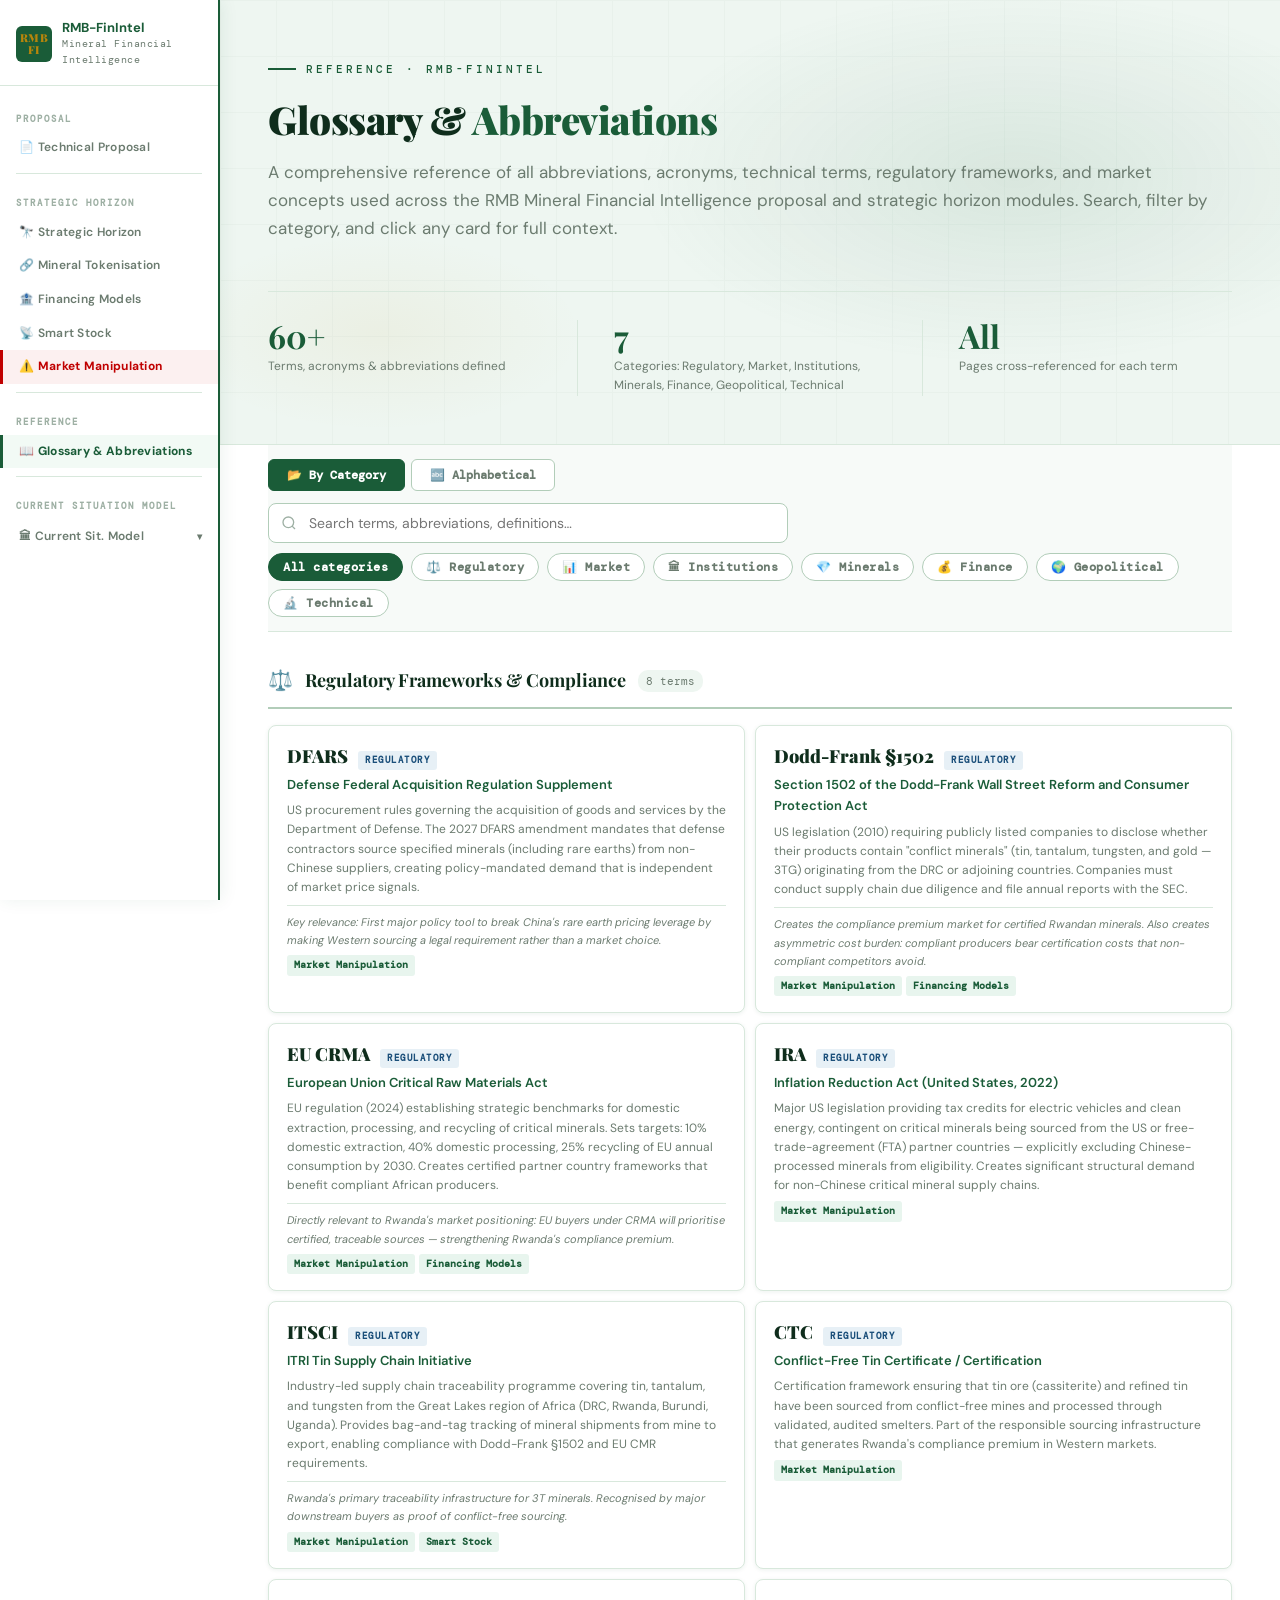
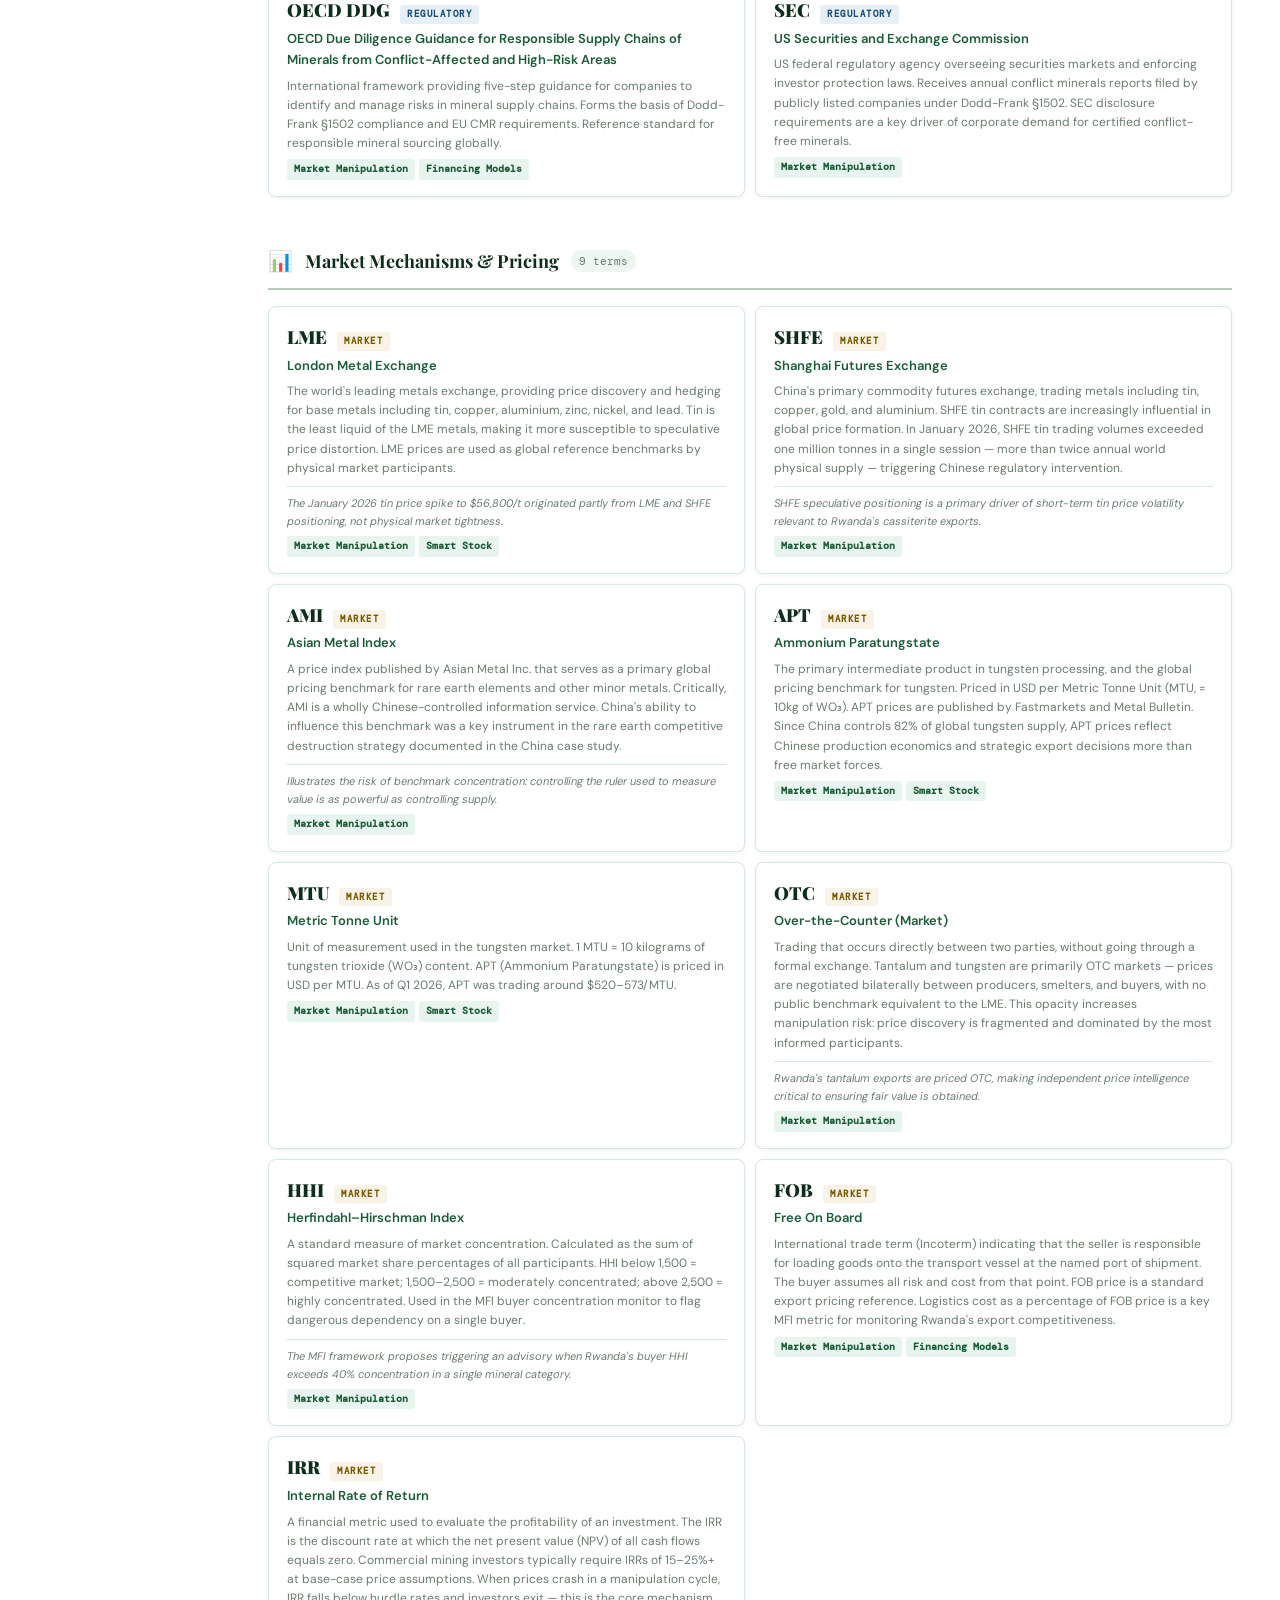
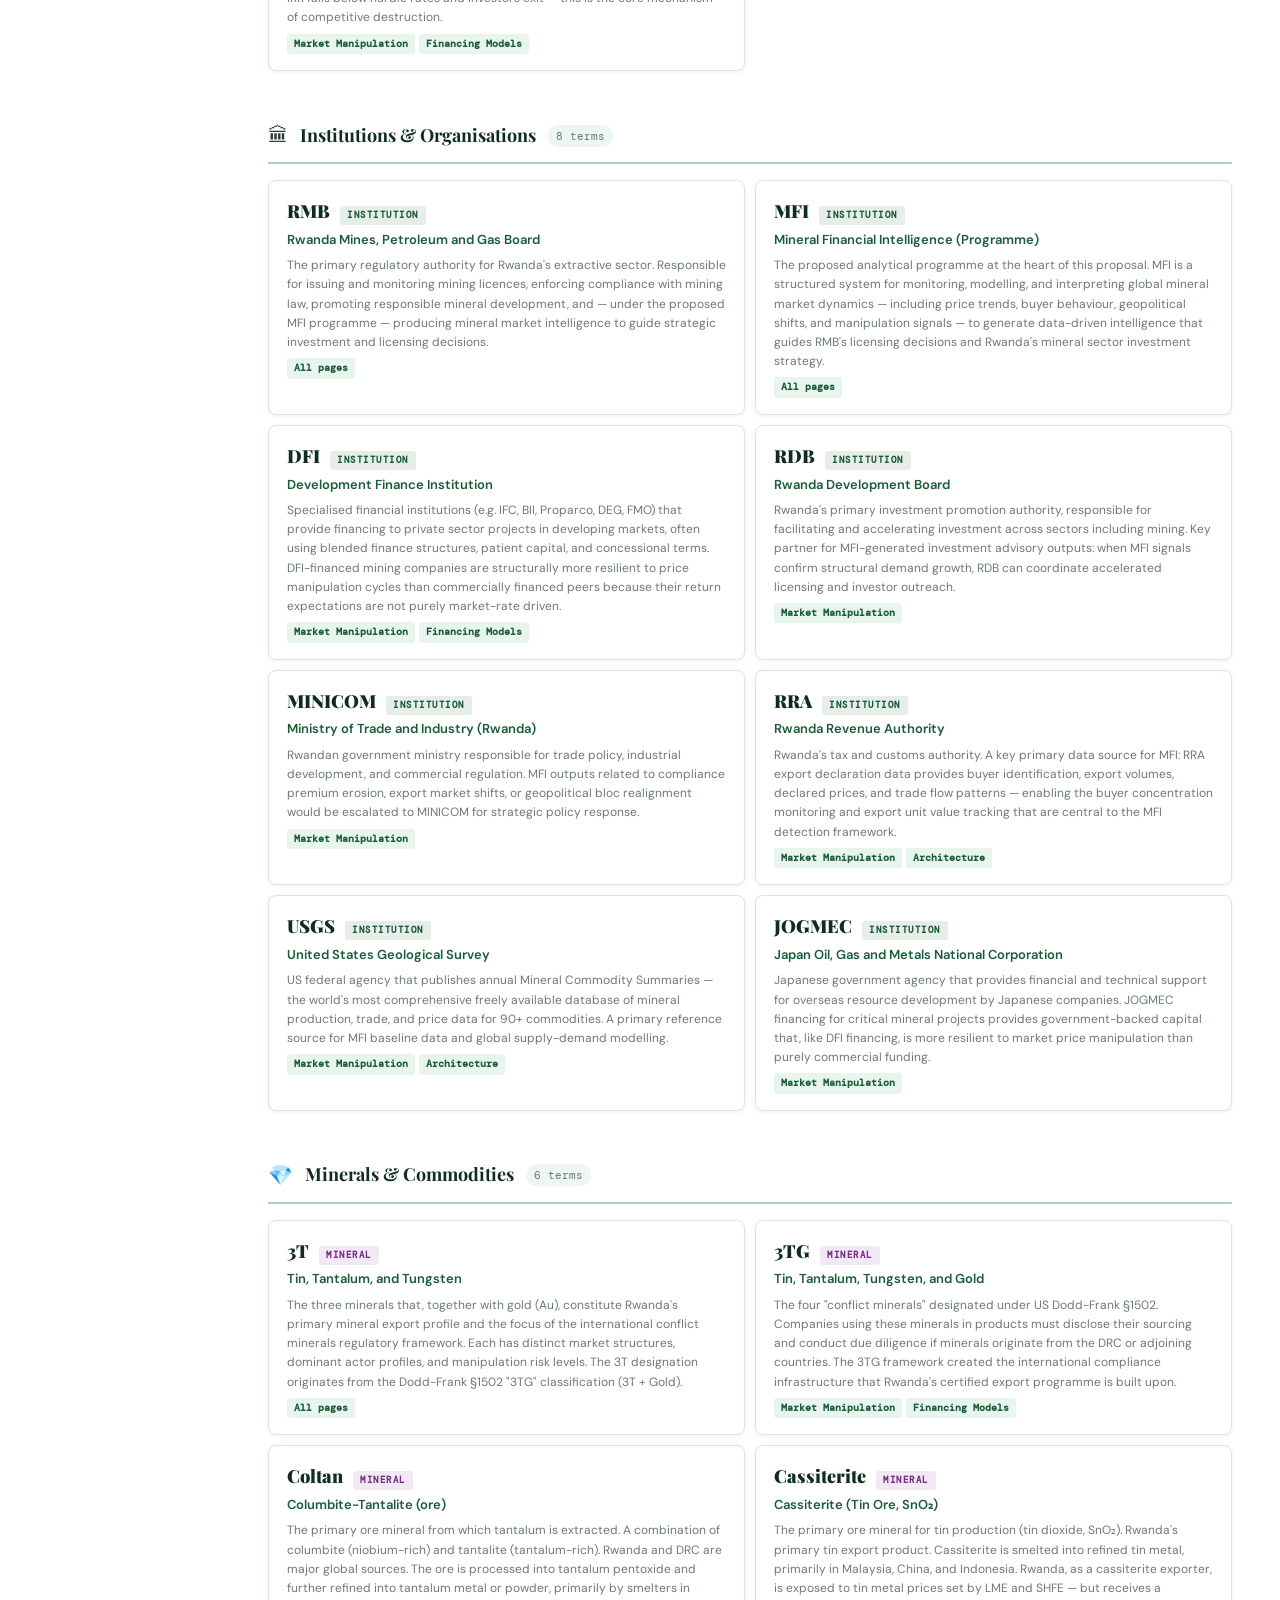
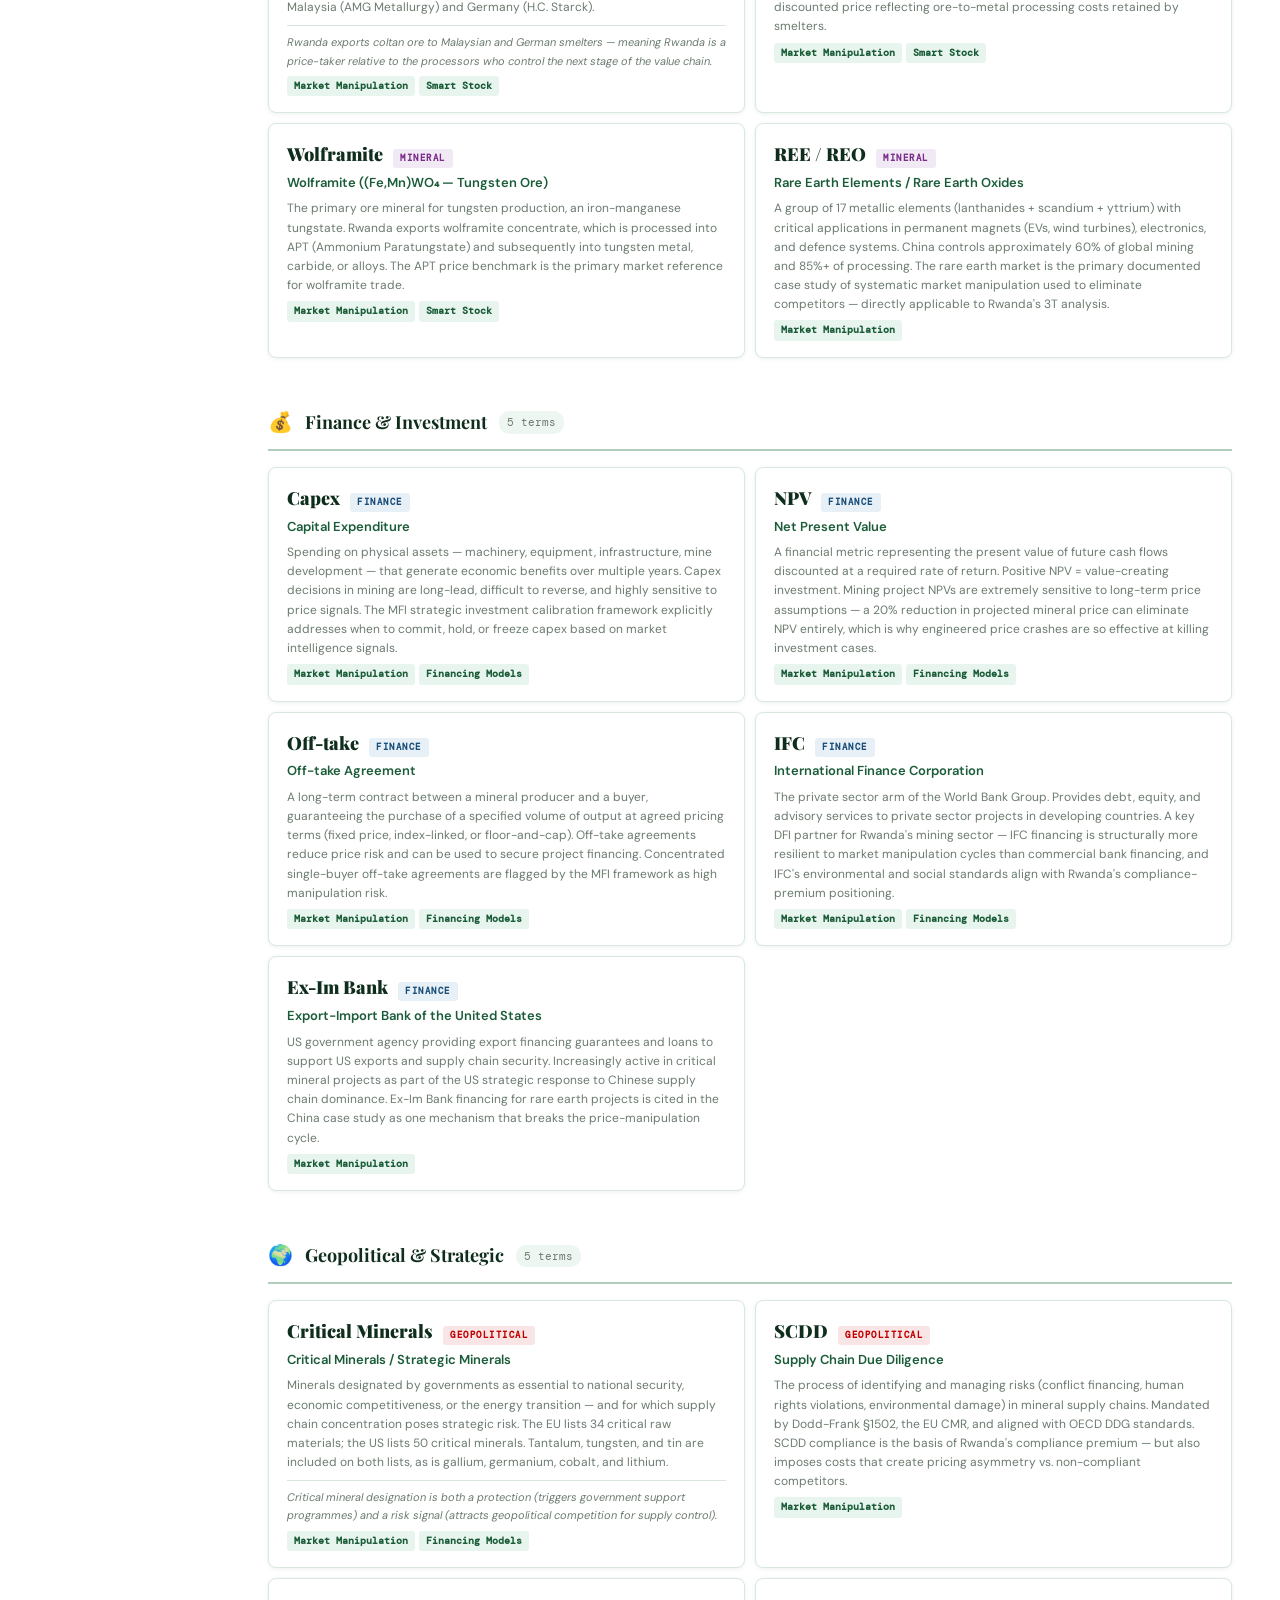
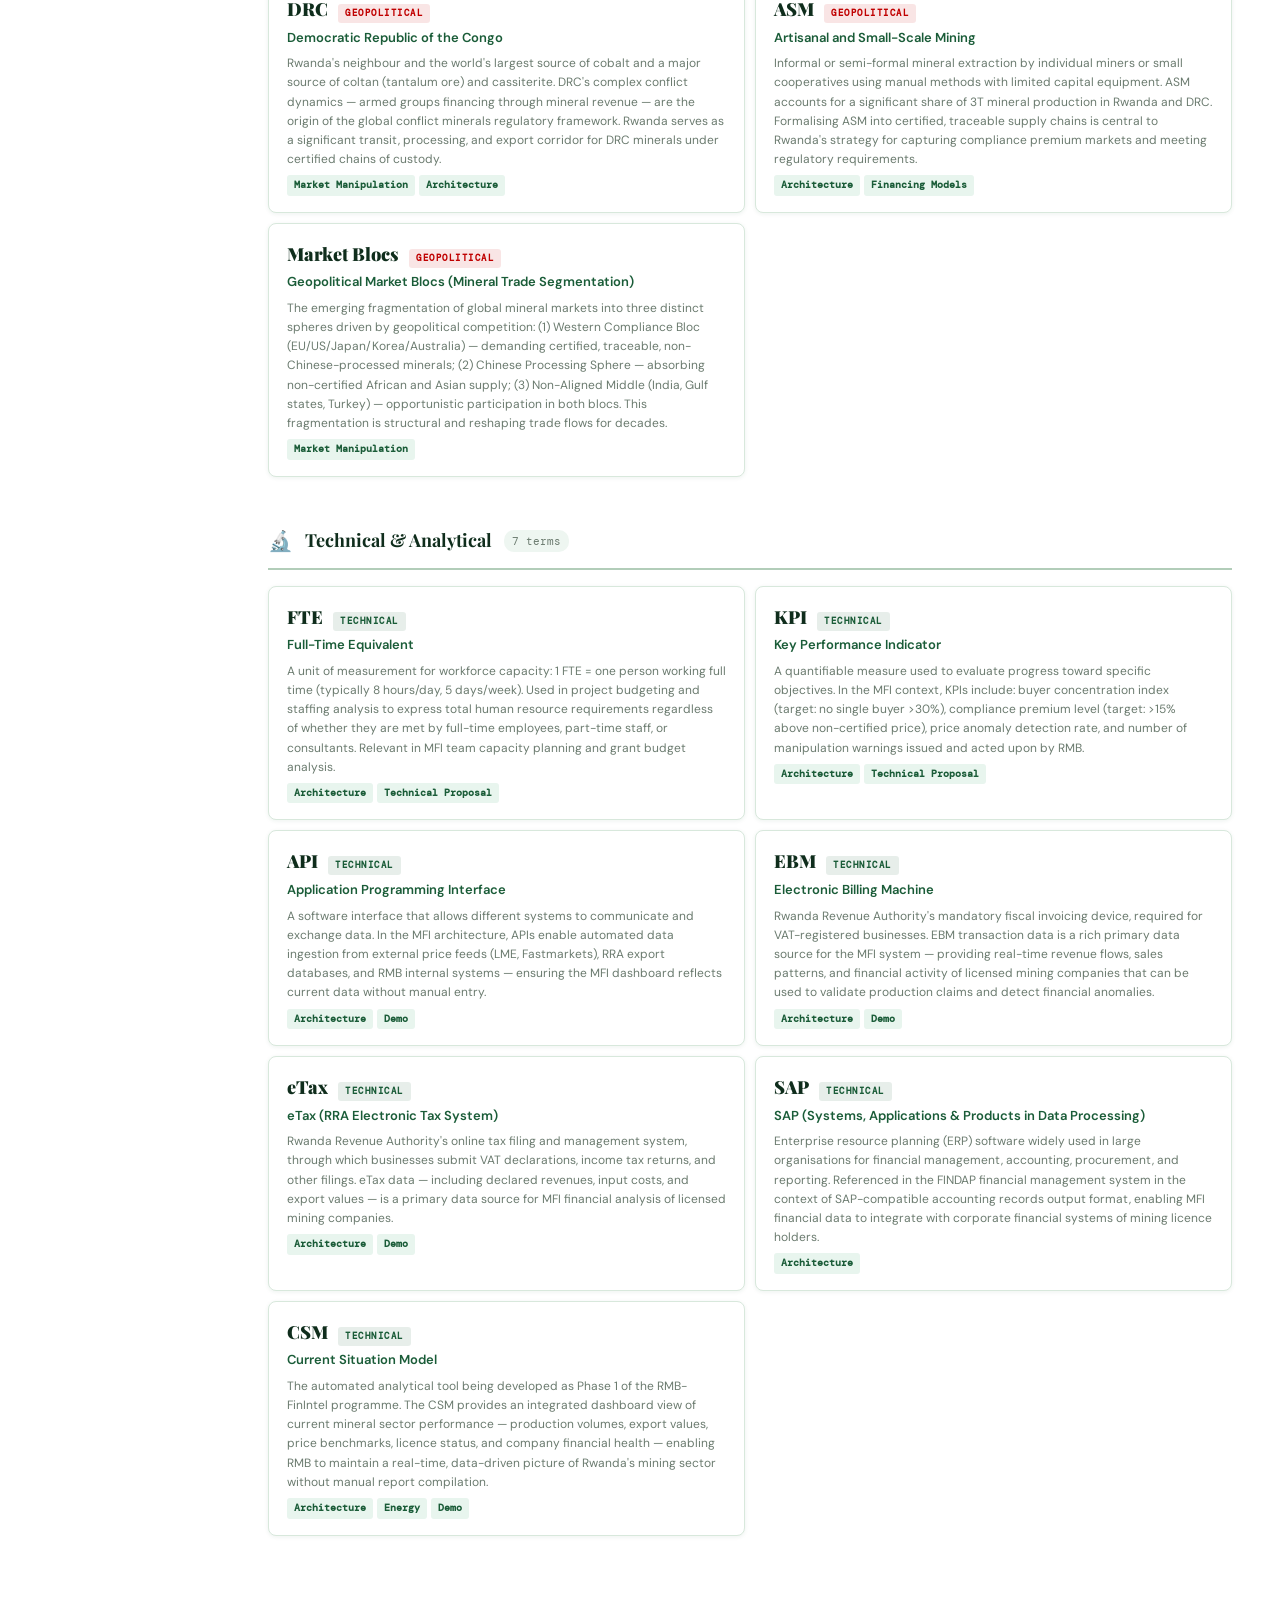
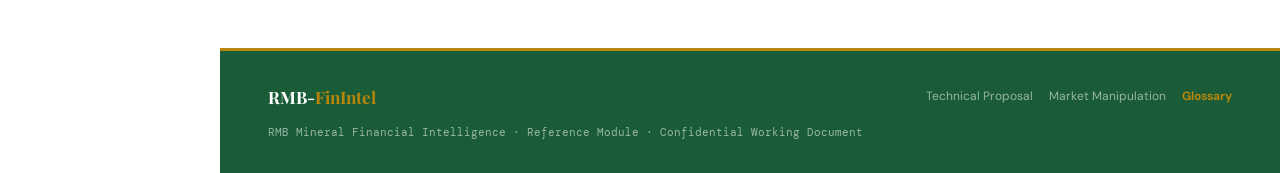
<file: glossary.html>
<!DOCTYPE html>
<html lang="en">
<head>
  <meta charset="UTF-8"/>
  <meta name="viewport" content="width=device-width,initial-scale=1"/>
  <title>Glossary &amp; Abbreviations — RMB-FinIntel</title>
  <link rel="stylesheet" href="shared.css"/>
  <style>
/* ── PAGE-SPECIFIC STYLES ── */

.gl-search-wrap {
  position: sticky; top: 0; z-index: 10;
  background: var(--surface-1);
  border-bottom: 1px solid var(--border-lt);
  padding: 14px 0 14px;
  margin-bottom: 32px;
}
.gl-search {
  width: 100%; max-width: 520px;
  padding: 10px 16px 10px 40px;
  font-size: 14px; font-family: var(--font-b);
  border: 1.5px solid var(--border-md);
  border-radius: 8px;
  background: #FFFFFF url("data:image/svg+xml,%3Csvg xmlns='http://www.w3.org/2000/svg' width='16' height='16' viewBox='0 0 24 24' fill='none' stroke='%239EB0A4' stroke-width='2'%3E%3Ccircle cx='11' cy='11' r='8'/%3E%3Cpath d='m21 21-4.35-4.35'/%3E%3C/svg%3E") no-repeat 12px center;
  color: var(--text-body);
  transition: border-color 0.18s;
  outline: none;
}
.gl-search:focus { border-color: var(--g-deep); }

.gl-filter-bar {
  display: flex; gap: 8px; flex-wrap: wrap;
  margin-top: 10px;
}
.gl-filter {
  padding: 5px 14px; font-size: 12px; font-family: var(--font-m);
  font-weight: 700; letter-spacing: 0.5px;
  border: 1.5px solid var(--border-md);
  border-radius: 20px; background: #FFFFFF;
  color: var(--text-muted); cursor: pointer;
  transition: all 0.18s;
}
.gl-filter:hover { border-color: var(--g-deep); color: var(--g-deep); }
.gl-filter.active { background: var(--g-deep); color: #FFFFFF; border-color: var(--g-deep); }

/* Category section */
.gl-category { margin-bottom: 48px; }
.gl-cat-header {
  display: flex; align-items: center; gap: 12px;
  padding-bottom: 10px;
  border-bottom: 2px solid var(--border-md);
  margin-bottom: 16px;
}
.gl-cat-icon { font-size: 20px; }
.gl-cat-title { font-family: var(--font-d); font-size: 18px; font-weight: 700; color: var(--text-head); }
.gl-cat-count { font-family: var(--font-m); font-size: 11px; color: var(--text-muted); padding: 2px 8px; background: var(--surface-2); border-radius: 10px; }

/* Term cards grid */
.gl-grid {
  display: grid;
  grid-template-columns: repeat(auto-fill, minmax(320px, 1fr));
  gap: 10px;
}
.gl-card {
  background: #FFFFFF;
  border: 1px solid var(--border-lt);
  border-radius: var(--radius);
  padding: 16px 18px;
  box-shadow: var(--shadow-sm);
  transition: all 0.2s;
  position: relative;
}
.gl-card:hover { box-shadow: var(--shadow-md); border-color: var(--g-lt); }
.gl-card.hidden { display: none; }

.gl-abbr {
  font-family: var(--font-d); font-size: 18px; font-weight: 900;
  color: var(--text-head); margin-bottom: 2px;
  display: flex; align-items: baseline; gap: 10px;
}
.gl-abbr-tag {
  font-family: var(--font-m); font-size: 9px; letter-spacing: 1.5px;
  text-transform: uppercase; font-weight: 700;
  padding: 2px 7px; border-radius: 3px;
}
.gl-full {
  font-size: 13px; font-weight: 600; color: var(--g-deep);
  margin-bottom: 6px;
}
.gl-def {
  font-size: 12px; color: var(--text-muted); line-height: 1.6;
}
.gl-context {
  margin-top: 8px; font-size: 11px; color: var(--text-muted);
  font-style: italic; border-top: 1px solid var(--border-lt);
  padding-top: 7px;
}
.gl-pages {
  margin-top: 6px; display: flex; gap: 4px; flex-wrap: wrap;
}
.gl-page-badge {
  font-size: 10px; font-family: var(--font-m); font-weight: 700;
  padding: 2px 7px; border-radius: 3px;
  background: var(--g-pale); color: var(--g-deep);
}

.no-results {
  display: none; padding: 40px; text-align: center;
  color: var(--text-muted); font-size: 14px;
}

.gl-view-btn {
  padding: 7px 18px; font-size: 12px; font-weight: 700; font-family: var(--font-m);
  border: 1.5px solid var(--border-md); border-radius: 6px; background: #FFFFFF;
  color: var(--text-muted); cursor: pointer; transition: all 0.18s;
}
.gl-view-btn:hover { background: var(--g-pale); color: var(--g-deep); border-color: var(--g-lt); }
.gl-view-btn.active { background: var(--g-deep); color: #FFFFFF; border-color: var(--g-deep); }

/* Alphabetical view */
.alpha-group { margin-bottom: 36px; }
.alpha-letter-head {
  font-family: var(--font-d); font-size: 32px; font-weight: 900;
  color: var(--g-deep); margin-bottom: 8px; padding-bottom: 6px;
  border-bottom: 2px solid var(--g-lt);
}
.alpha-row {
  display: grid; grid-template-columns: 160px 1fr;
  gap: 14px; padding: 11px 0;
  border-bottom: 1px solid var(--border-lt);
  align-items: baseline;
}
.alpha-row:last-child { border-bottom: none; }
.alpha-row.hidden { display: none; }
.alpha-code { font-family: var(--font-m); font-size: 14px; font-weight: 800; color: var(--g-deep); }
.alpha-full { font-size: 14px; color: var(--text-head); font-weight: 600; margin-bottom: 3px; }
.alpha-def  { font-size: 12px; color: var(--text-muted); line-height: 1.55; }
.alpha-tags { margin-top: 4px; display: flex; gap: 4px; flex-wrap: wrap; }
.alpha-cat-badge {
  font-size: 10px; font-family: var(--font-m); font-weight: 700;
  padding: 2px 7px; border-radius: 3px;
  background: var(--surface-2); color: var(--text-muted);
}

#view-alpha-content { display: none; }

@media (max-width: 768px) {
  .gl-grid { grid-template-columns: 1fr; }
  .alpha-row { grid-template-columns: 1fr; }
}
</style>
</head>
<body>

<!-- ═══════════════════════════════════════════════════════════
     SIDEBAR
════════════════════════════════════════════════════════════ -->
<aside class="rmb-sidebar" id="rmb-sidebar">
  <div class="sb-logo-block">
    <div class="sb-logo">RMB<br>FI</div>
    <div>
      <div class="sb-brand-main">RMB-FinIntel</div>
      <div class="sb-brand-sub">Mineral Financial Intelligence</div>
    </div>
  </div>
  <nav class="sb-nav">
    <span class="sb-section-label">Proposal</span>
    <a href="index.html">📄 Technical Proposal</a>
    <div class="sb-divider"></div>
    <span class="sb-section-label">Strategic Horizon</span>
    <a href="index.html#strategic-horizon">🔭 Strategic Horizon</a>
    <a href="tokenisation.html">🔗 Mineral Tokenisation</a>
    <a href="financing-models.html">🏦 Financing Models</a>
    <a href="smart-stock.html">📡 Smart Stock</a>
    <a href="market-manipulation.html" style="color:#C00000;background:rgba(192,0,0,0.06);border-left-color:#C00000;font-weight:700">⚠️ Market Manipulation</a>
    <div class="sb-divider"></div>
    <span class="sb-section-label">Reference</span>
    <a href="glossary.html" class="active">📖 Glossary &amp; Abbreviations</a>
    <div class="sb-divider"></div>
    <span class="sb-section-label">Current Situation Model</span>
    <button class="sb-group-trigger" id="sb-csm-trigger" onclick="sbToggle(this)">
      <span>🏛 Current Sit. Model</span>
      <span class="sb-arrow">▾</span>
    </button>
    <div class="sb-group-items" id="sb-csm-items">
      <a href="architecture.html" class="sb-sub">🏗 Architecture</a>
      <a href="energy.html" class="sb-sub">⚡ Energy Component</a>
      <a href="demo.html" class="sb-sub">🔬 Tool Mock-up</a>
    </div>
  </nav>
</aside>

<!-- Mobile top bar -->
<div class="sb-topbar">
  <div class="sb-topbar-logo">RMB<br>FI</div>
  <div class="sb-topbar-title">RMB-FinIntel</div>
  <button class="sb-hamburger" id="sb-hbg" onclick="sbMobileToggle()" aria-label="Menu">
    <span></span><span></span><span></span>
  </button>
</div>
<div class="sb-overlay" id="sb-overlay" onclick="sbMobileClose()"></div>

<div class="page-wrap">

<!-- ═══════════════════════════════════════════════════════════
     HERO
════════════════════════════════════════════════════════════ -->
<div class="hero" style="min-height:36vh">
  <div class="hero-bg-mesh"></div>
  <div class="hero-grid"></div>
  <div class="hero-content">
    <div class="eyebrow fade-up au-1">Reference · RMB-FinIntel</div>
    <h1 class="hero-title fade-up au-2" style="white-space:normal;font-size:clamp(26px,3vw,42px)">Glossary &amp; <span class="accent">Abbreviations</span></h1>
    <p class="hero-lead fade-up au-3">A comprehensive reference of all abbreviations, acronyms, technical terms, regulatory frameworks, and market concepts used across the RMB Mineral Financial Intelligence proposal and strategic horizon modules. Search, filter by category, and click any card for full context.</p>
    <div class="stats-bar fade-up au-4">
      <div class="stat"><div class="stat-n">60+</div><div class="stat-l">Terms, acronyms &amp; abbreviations defined</div></div>
      <div class="stat"><div class="stat-n">7</div><div class="stat-l">Categories: Regulatory, Market, Institutions, Minerals, Finance, Geopolitical, Technical</div></div>
      <div class="stat"><div class="stat-n">All</div><div class="stat-l">Pages cross-referenced for each term</div></div>
    </div>
  </div>
</div>

<!-- ═══════════════════════════════════════════════════════════
     MAIN CONTENT
════════════════════════════════════════════════════════════ -->
<section class="section" style="padding-top:0">

  <!-- Sticky search & filter -->
  <div class="gl-search-wrap">

    <!-- View switcher -->
    <div style="display:flex;gap:6px;margin-bottom:12px">
      <button class="gl-view-btn active" id="btn-view-cat" onclick="switchView('cat')">📂 By Category</button>
      <button class="gl-view-btn" id="btn-view-alpha" onclick="switchView('alpha')">🔤 Alphabetical</button>
    </div>

    <input class="gl-search" type="text" id="gl-search-input" placeholder="Search terms, abbreviations, definitions…" oninput="filterGlossary()"/>

    <!-- Category filters (shown in cat view) -->
    <div class="gl-filter-bar" id="cat-filters">
      <button class="gl-filter active" onclick="filterCat('all',this)">All categories</button>
      <button class="gl-filter" onclick="filterCat('regulatory',this)">⚖️ Regulatory</button>
      <button class="gl-filter" onclick="filterCat('market',this)">📊 Market</button>
      <button class="gl-filter" onclick="filterCat('institutions',this)">🏛 Institutions</button>
      <button class="gl-filter" onclick="filterCat('minerals',this)">💎 Minerals</button>
      <button class="gl-filter" onclick="filterCat('finance',this)">💰 Finance</button>
      <button class="gl-filter" onclick="filterCat('geopolitical',this)">🌍 Geopolitical</button>
      <button class="gl-filter" onclick="filterCat('technical',this)">🔬 Technical</button>
    </div>

    <!-- Letter filters (shown in alpha view) -->
    <div class="gl-filter-bar" id="alpha-filters" style="display:none">
      <button class="gl-filter active" id="alpha-all" onclick="filterLetter('ALL',this)">All</button>
      <button class="gl-filter" onclick="filterLetter('A',this)">A</button>
      <button class="gl-filter" onclick="filterLetter('C',this)">C</button>
      <button class="gl-filter" onclick="filterLetter('D',this)">D</button>
      <button class="gl-filter" onclick="filterLetter('E',this)">E</button>
      <button class="gl-filter" onclick="filterLetter('F',this)">F</button>
      <button class="gl-filter" onclick="filterLetter('H',this)">H</button>
      <button class="gl-filter" onclick="filterLetter('I',this)">I</button>
      <button class="gl-filter" onclick="filterLetter('J',this)">J</button>
      <button class="gl-filter" onclick="filterLetter('K',this)">K</button>
      <button class="gl-filter" onclick="filterLetter('L',this)">L</button>
      <button class="gl-filter" onclick="filterLetter('M',this)">M</button>
      <button class="gl-filter" onclick="filterLetter('N',this)">N</button>
      <button class="gl-filter" onclick="filterLetter('O',this)">O</button>
      <button class="gl-filter" onclick="filterLetter('R',this)">R</button>
      <button class="gl-filter" onclick="filterLetter('S',this)">S</button>
      <button class="gl-filter" onclick="filterLetter('U',this)">U</button>
      <button class="gl-filter" onclick="filterLetter('W',this)">W</button>
      <button class="gl-filter" onclick="filterLetter('3',this)">3T</button>
    </div>
  </div>

  <div id="no-results" class="no-results">No terms match your search. Try a different keyword.</div>

  <div id="view-cat-content" style="display:block">
  <!-- ── REGULATORY ── -->
  <div class="gl-category" data-cat="regulatory">
    <div class="gl-cat-header">
      <span class="gl-cat-icon">⚖️</span>
      <span class="gl-cat-title">Regulatory Frameworks &amp; Compliance</span>
      <span class="gl-cat-count" id="count-regulatory"></span>
    </div>
    <div class="gl-grid" id="grid-regulatory">

      <div class="gl-card" data-cat="regulatory" data-search="dfars defense federal acquisition regulation supplement">
        <div class="gl-abbr">DFARS <span class="gl-abbr-tag" style="background:rgba(27,108,168,0.1);color:#1B4F7A">Regulatory</span></div>
        <div class="gl-full">Defense Federal Acquisition Regulation Supplement</div>
        <div class="gl-def">US procurement rules governing the acquisition of goods and services by the Department of Defense. The 2027 DFARS amendment mandates that defense contractors source specified minerals (including rare earths) from non-Chinese suppliers, creating policy-mandated demand that is independent of market price signals.</div>
        <div class="gl-context">Key relevance: First major policy tool to break China's rare earth pricing leverage by making Western sourcing a legal requirement rather than a market choice.</div>
        <div class="gl-pages"><span class="gl-page-badge">Market Manipulation</span></div>
      </div>

      <div class="gl-card" data-cat="regulatory" data-search="dodd frank 1502 conflict minerals">
        <div class="gl-abbr">Dodd-Frank §1502 <span class="gl-abbr-tag" style="background:rgba(27,108,168,0.1);color:#1B4F7A">Regulatory</span></div>
        <div class="gl-full">Section 1502 of the Dodd-Frank Wall Street Reform and Consumer Protection Act</div>
        <div class="gl-def">US legislation (2010) requiring publicly listed companies to disclose whether their products contain "conflict minerals" (tin, tantalum, tungsten, and gold — 3TG) originating from the DRC or adjoining countries. Companies must conduct supply chain due diligence and file annual reports with the SEC.</div>
        <div class="gl-context">Creates the compliance premium market for certified Rwandan minerals. Also creates asymmetric cost burden: compliant producers bear certification costs that non-compliant competitors avoid.</div>
        <div class="gl-pages"><span class="gl-page-badge">Market Manipulation</span><span class="gl-page-badge">Financing Models</span></div>
      </div>

      <div class="gl-card" data-cat="regulatory" data-search="eu cmr critical raw materials act european union">
        <div class="gl-abbr">EU CRMA <span class="gl-abbr-tag" style="background:rgba(27,108,168,0.1);color:#1B4F7A">Regulatory</span></div>
        <div class="gl-full">European Union Critical Raw Materials Act</div>
        <div class="gl-def">EU regulation (2024) establishing strategic benchmarks for domestic extraction, processing, and recycling of critical minerals. Sets targets: 10% domestic extraction, 40% domestic processing, 25% recycling of EU annual consumption by 2030. Creates certified partner country frameworks that benefit compliant African producers.</div>
        <div class="gl-context">Directly relevant to Rwanda's market positioning: EU buyers under CRMA will prioritise certified, traceable sources — strengthening Rwanda's compliance premium.</div>
        <div class="gl-pages"><span class="gl-page-badge">Market Manipulation</span><span class="gl-page-badge">Financing Models</span></div>
      </div>

      <div class="gl-card" data-cat="regulatory" data-search="ira inflation reduction act united states critical mineral">
        <div class="gl-abbr">IRA <span class="gl-abbr-tag" style="background:rgba(27,108,168,0.1);color:#1B4F7A">Regulatory</span></div>
        <div class="gl-full">Inflation Reduction Act (United States, 2022)</div>
        <div class="gl-def">Major US legislation providing tax credits for electric vehicles and clean energy, contingent on critical minerals being sourced from the US or free-trade-agreement (FTA) partner countries — explicitly excluding Chinese-processed minerals from eligibility. Creates significant structural demand for non-Chinese critical mineral supply chains.</div>
        <div class="gl-pages"><span class="gl-page-badge">Market Manipulation</span></div>
      </div>

      <div class="gl-card" data-cat="regulatory" data-search="itsci tin tantalum tungsten initiative supply chain">
        <div class="gl-abbr">ITSCI <span class="gl-abbr-tag" style="background:rgba(27,108,168,0.1);color:#1B4F7A">Regulatory</span></div>
        <div class="gl-full">ITRI Tin Supply Chain Initiative</div>
        <div class="gl-def">Industry-led supply chain traceability programme covering tin, tantalum, and tungsten from the Great Lakes region of Africa (DRC, Rwanda, Burundi, Uganda). Provides bag-and-tag tracking of mineral shipments from mine to export, enabling compliance with Dodd-Frank §1502 and EU CMR requirements.</div>
        <div class="gl-context">Rwanda's primary traceability infrastructure for 3T minerals. Recognised by major downstream buyers as proof of conflict-free sourcing.</div>
        <div class="gl-pages"><span class="gl-page-badge">Market Manipulation</span><span class="gl-page-badge">Smart Stock</span></div>
      </div>

      <div class="gl-card" data-cat="regulatory" data-search="ctc conflict-free tin certificate smelter">
        <div class="gl-abbr">CTC <span class="gl-abbr-tag" style="background:rgba(27,108,168,0.1);color:#1B4F7A">Regulatory</span></div>
        <div class="gl-full">Conflict-Free Tin Certificate / Certification</div>
        <div class="gl-def">Certification framework ensuring that tin ore (cassiterite) and refined tin have been sourced from conflict-free mines and processed through validated, audited smelters. Part of the responsible sourcing infrastructure that generates Rwanda's compliance premium in Western markets.</div>
        <div class="gl-pages"><span class="gl-page-badge">Market Manipulation</span></div>
      </div>

      <div class="gl-card" data-cat="regulatory" data-search="oecd due diligence guidance minerals conflict">
        <div class="gl-abbr">OECD DDG <span class="gl-abbr-tag" style="background:rgba(27,108,168,0.1);color:#1B4F7A">Regulatory</span></div>
        <div class="gl-full">OECD Due Diligence Guidance for Responsible Supply Chains of Minerals from Conflict-Affected and High-Risk Areas</div>
        <div class="gl-def">International framework providing five-step guidance for companies to identify and manage risks in mineral supply chains. Forms the basis of Dodd-Frank §1502 compliance and EU CMR requirements. Reference standard for responsible mineral sourcing globally.</div>
        <div class="gl-pages"><span class="gl-page-badge">Market Manipulation</span><span class="gl-page-badge">Financing Models</span></div>
      </div>

      <div class="gl-card" data-cat="regulatory" data-search="sec securities exchange commission filing report">
        <div class="gl-abbr">SEC <span class="gl-abbr-tag" style="background:rgba(27,108,168,0.1);color:#1B4F7A">Regulatory</span></div>
        <div class="gl-full">US Securities and Exchange Commission</div>
        <div class="gl-def">US federal regulatory agency overseeing securities markets and enforcing investor protection laws. Receives annual conflict minerals reports filed by publicly listed companies under Dodd-Frank §1502. SEC disclosure requirements are a key driver of corporate demand for certified conflict-free minerals.</div>
        <div class="gl-pages"><span class="gl-page-badge">Market Manipulation</span></div>
      </div>

    </div>
  </div>

  <!-- ── MARKET ── -->
  <div class="gl-category" data-cat="market">
    <div class="gl-cat-header">
      <span class="gl-cat-icon">📊</span>
      <span class="gl-cat-title">Market Mechanisms &amp; Pricing</span>
      <span class="gl-cat-count" id="count-market"></span>
    </div>
    <div class="gl-grid" id="grid-market">

      <div class="gl-card" data-cat="market" data-search="lme london metal exchange tin copper trading futures">
        <div class="gl-abbr">LME <span class="gl-abbr-tag" style="background:rgba(184,134,11,0.1);color:#7A5800">Market</span></div>
        <div class="gl-full">London Metal Exchange</div>
        <div class="gl-def">The world's leading metals exchange, providing price discovery and hedging for base metals including tin, copper, aluminium, zinc, nickel, and lead. Tin is the least liquid of the LME metals, making it more susceptible to speculative price distortion. LME prices are used as global reference benchmarks by physical market participants.</div>
        <div class="gl-context">The January 2026 tin price spike to $56,800/t originated partly from LME and SHFE positioning, not physical market tightness.</div>
        <div class="gl-pages"><span class="gl-page-badge">Market Manipulation</span><span class="gl-page-badge">Smart Stock</span></div>
      </div>

      <div class="gl-card" data-cat="market" data-search="shfe shanghai futures exchange china tin copper">
        <div class="gl-abbr">SHFE <span class="gl-abbr-tag" style="background:rgba(184,134,11,0.1);color:#7A5800">Market</span></div>
        <div class="gl-full">Shanghai Futures Exchange</div>
        <div class="gl-def">China's primary commodity futures exchange, trading metals including tin, copper, gold, and aluminium. SHFE tin contracts are increasingly influential in global price formation. In January 2026, SHFE tin trading volumes exceeded one million tonnes in a single session — more than twice annual world physical supply — triggering Chinese regulatory intervention.</div>
        <div class="gl-context">SHFE speculative positioning is a primary driver of short-term tin price volatility relevant to Rwanda's cassiterite exports.</div>
        <div class="gl-pages"><span class="gl-page-badge">Market Manipulation</span></div>
      </div>

      <div class="gl-card" data-cat="market" data-search="ami asian metal index rare earth benchmark price">
        <div class="gl-abbr">AMI <span class="gl-abbr-tag" style="background:rgba(184,134,11,0.1);color:#7A5800">Market</span></div>
        <div class="gl-full">Asian Metal Index</div>
        <div class="gl-def">A price index published by Asian Metal Inc. that serves as a primary global pricing benchmark for rare earth elements and other minor metals. Critically, AMI is a wholly Chinese-controlled information service. China's ability to influence this benchmark was a key instrument in the rare earth competitive destruction strategy documented in the China case study.</div>
        <div class="gl-context">Illustrates the risk of benchmark concentration: controlling the ruler used to measure value is as powerful as controlling supply.</div>
        <div class="gl-pages"><span class="gl-page-badge">Market Manipulation</span></div>
      </div>

      <div class="gl-card" data-cat="market" data-search="apt ammonium paratungstate tungsten benchmark price mtu">
        <div class="gl-abbr">APT <span class="gl-abbr-tag" style="background:rgba(184,134,11,0.1);color:#7A5800">Market</span></div>
        <div class="gl-full">Ammonium Paratungstate</div>
        <div class="gl-def">The primary intermediate product in tungsten processing, and the global pricing benchmark for tungsten. Priced in USD per Metric Tonne Unit (MTU, = 10kg of WO₃). APT prices are published by Fastmarkets and Metal Bulletin. Since China controls 82% of global tungsten supply, APT prices reflect Chinese production economics and strategic export decisions more than free market forces.</div>
        <div class="gl-pages"><span class="gl-page-badge">Market Manipulation</span><span class="gl-page-badge">Smart Stock</span></div>
      </div>

      <div class="gl-card" data-cat="market" data-search="mtu metric tonne unit tungsten measurement">
        <div class="gl-abbr">MTU <span class="gl-abbr-tag" style="background:rgba(184,134,11,0.1);color:#7A5800">Market</span></div>
        <div class="gl-full">Metric Tonne Unit</div>
        <div class="gl-def">Unit of measurement used in the tungsten market. 1 MTU = 10 kilograms of tungsten trioxide (WO₃) content. APT (Ammonium Paratungstate) is priced in USD per MTU. As of Q1 2026, APT was trading around $520–573/MTU.</div>
        <div class="gl-pages"><span class="gl-page-badge">Market Manipulation</span><span class="gl-page-badge">Smart Stock</span></div>
      </div>

      <div class="gl-card" data-cat="market" data-search="otc over the counter bilateral trading tantalum">
        <div class="gl-abbr">OTC <span class="gl-abbr-tag" style="background:rgba(184,134,11,0.1);color:#7A5800">Market</span></div>
        <div class="gl-full">Over-the-Counter (Market)</div>
        <div class="gl-def">Trading that occurs directly between two parties, without going through a formal exchange. Tantalum and tungsten are primarily OTC markets — prices are negotiated bilaterally between producers, smelters, and buyers, with no public benchmark equivalent to the LME. This opacity increases manipulation risk: price discovery is fragmented and dominated by the most informed participants.</div>
        <div class="gl-context">Rwanda's tantalum exports are priced OTC, making independent price intelligence critical to ensuring fair value is obtained.</div>
        <div class="gl-pages"><span class="gl-page-badge">Market Manipulation</span></div>
      </div>

      <div class="gl-card" data-cat="market" data-search="hhi herfindahl hirschman index concentration market">
        <div class="gl-abbr">HHI <span class="gl-abbr-tag" style="background:rgba(184,134,11,0.1);color:#7A5800">Market</span></div>
        <div class="gl-full">Herfindahl–Hirschman Index</div>
        <div class="gl-def">A standard measure of market concentration. Calculated as the sum of squared market share percentages of all participants. HHI below 1,500 = competitive market; 1,500–2,500 = moderately concentrated; above 2,500 = highly concentrated. Used in the MFI buyer concentration monitor to flag dangerous dependency on a single buyer.</div>
        <div class="gl-context">The MFI framework proposes triggering an advisory when Rwanda's buyer HHI exceeds 40% concentration in a single mineral category.</div>
        <div class="gl-pages"><span class="gl-page-badge">Market Manipulation</span></div>
      </div>

      <div class="gl-card" data-cat="market" data-search="fob free on board export price logistics">
        <div class="gl-abbr">FOB <span class="gl-abbr-tag" style="background:rgba(184,134,11,0.1);color:#7A5800">Market</span></div>
        <div class="gl-full">Free On Board</div>
        <div class="gl-def">International trade term (Incoterm) indicating that the seller is responsible for loading goods onto the transport vessel at the named port of shipment. The buyer assumes all risk and cost from that point. FOB price is a standard export pricing reference. Logistics cost as a percentage of FOB price is a key MFI metric for monitoring Rwanda's export competitiveness.</div>
        <div class="gl-pages"><span class="gl-page-badge">Market Manipulation</span><span class="gl-page-badge">Financing Models</span></div>
      </div>

      <div class="gl-card" data-cat="market" data-search="irr internal rate return investment profitability">
        <div class="gl-abbr">IRR <span class="gl-abbr-tag" style="background:rgba(184,134,11,0.1);color:#7A5800">Market</span></div>
        <div class="gl-full">Internal Rate of Return</div>
        <div class="gl-def">A financial metric used to evaluate the profitability of an investment. The IRR is the discount rate at which the net present value (NPV) of all cash flows equals zero. Commercial mining investors typically require IRRs of 15–25%+ at base-case price assumptions. When prices crash in a manipulation cycle, IRR falls below hurdle rates and investors exit — this is the core mechanism of competitive destruction.</div>
        <div class="gl-pages"><span class="gl-page-badge">Market Manipulation</span><span class="gl-page-badge">Financing Models</span></div>
      </div>

    </div>
  </div>

  <!-- ── INSTITUTIONS ── -->
  <div class="gl-category" data-cat="institutions">
    <div class="gl-cat-header">
      <span class="gl-cat-icon">🏛</span>
      <span class="gl-cat-title">Institutions &amp; Organisations</span>
      <span class="gl-cat-count" id="count-institutions"></span>
    </div>
    <div class="gl-grid" id="grid-institutions">

      <div class="gl-card" data-cat="institutions" data-search="rmb rwanda mines petroleum gas board regulator">
        <div class="gl-abbr">RMB <span class="gl-abbr-tag" style="background:rgba(26,92,56,0.1);color:#1A5C38">Institution</span></div>
        <div class="gl-full">Rwanda Mines, Petroleum and Gas Board</div>
        <div class="gl-def">The primary regulatory authority for Rwanda's extractive sector. Responsible for issuing and monitoring mining licences, enforcing compliance with mining law, promoting responsible mineral development, and — under the proposed MFI programme — producing mineral market intelligence to guide strategic investment and licensing decisions.</div>
        <div class="gl-pages"><span class="gl-page-badge">All pages</span></div>
      </div>

      <div class="gl-card" data-cat="institutions" data-search="mfi mineral financial intelligence programme system">
        <div class="gl-abbr">MFI <span class="gl-abbr-tag" style="background:rgba(26,92,56,0.1);color:#1A5C38">Institution</span></div>
        <div class="gl-full">Mineral Financial Intelligence (Programme)</div>
        <div class="gl-def">The proposed analytical programme at the heart of this proposal. MFI is a structured system for monitoring, modelling, and interpreting global mineral market dynamics — including price trends, buyer behaviour, geopolitical shifts, and manipulation signals — to generate data-driven intelligence that guides RMB's licensing decisions and Rwanda's mineral sector investment strategy.</div>
        <div class="gl-pages"><span class="gl-page-badge">All pages</span></div>
      </div>

      <div class="gl-card" data-cat="institutions" data-search="dfi development finance institution blended capital">
        <div class="gl-abbr">DFI <span class="gl-abbr-tag" style="background:rgba(26,92,56,0.1);color:#1A5C38">Institution</span></div>
        <div class="gl-full">Development Finance Institution</div>
        <div class="gl-def">Specialised financial institutions (e.g. IFC, BII, Proparco, DEG, FMO) that provide financing to private sector projects in developing markets, often using blended finance structures, patient capital, and concessional terms. DFI-financed mining companies are structurally more resilient to price manipulation cycles than commercially financed peers because their return expectations are not purely market-rate driven.</div>
        <div class="gl-pages"><span class="gl-page-badge">Market Manipulation</span><span class="gl-page-badge">Financing Models</span></div>
      </div>

      <div class="gl-card" data-cat="institutions" data-search="rdb rwanda development board investment promotion">
        <div class="gl-abbr">RDB <span class="gl-abbr-tag" style="background:rgba(26,92,56,0.1);color:#1A5C38">Institution</span></div>
        <div class="gl-full">Rwanda Development Board</div>
        <div class="gl-def">Rwanda's primary investment promotion authority, responsible for facilitating and accelerating investment across sectors including mining. Key partner for MFI-generated investment advisory outputs: when MFI signals confirm structural demand growth, RDB can coordinate accelerated licensing and investor outreach.</div>
        <div class="gl-pages"><span class="gl-page-badge">Market Manipulation</span></div>
      </div>

      <div class="gl-card" data-cat="institutions" data-search="minicom ministry trade industry commerce rwanda">
        <div class="gl-abbr">MINICOM <span class="gl-abbr-tag" style="background:rgba(26,92,56,0.1);color:#1A5C38">Institution</span></div>
        <div class="gl-full">Ministry of Trade and Industry (Rwanda)</div>
        <div class="gl-def">Rwandan government ministry responsible for trade policy, industrial development, and commercial regulation. MFI outputs related to compliance premium erosion, export market shifts, or geopolitical bloc realignment would be escalated to MINICOM for strategic policy response.</div>
        <div class="gl-pages"><span class="gl-page-badge">Market Manipulation</span></div>
      </div>

      <div class="gl-card" data-cat="institutions" data-search="rra rwanda revenue authority tax export declaration">
        <div class="gl-abbr">RRA <span class="gl-abbr-tag" style="background:rgba(26,92,56,0.1);color:#1A5C38">Institution</span></div>
        <div class="gl-full">Rwanda Revenue Authority</div>
        <div class="gl-def">Rwanda's tax and customs authority. A key primary data source for MFI: RRA export declaration data provides buyer identification, export volumes, declared prices, and trade flow patterns — enabling the buyer concentration monitoring and export unit value tracking that are central to the MFI detection framework.</div>
        <div class="gl-pages"><span class="gl-page-badge">Market Manipulation</span><span class="gl-page-badge">Architecture</span></div>
      </div>

      <div class="gl-card" data-cat="institutions" data-search="usgs united states geological survey mineral commodity">
        <div class="gl-abbr">USGS <span class="gl-abbr-tag" style="background:rgba(26,92,56,0.1);color:#1A5C38">Institution</span></div>
        <div class="gl-full">United States Geological Survey</div>
        <div class="gl-def">US federal agency that publishes annual Mineral Commodity Summaries — the world's most comprehensive freely available database of mineral production, trade, and price data for 90+ commodities. A primary reference source for MFI baseline data and global supply-demand modelling.</div>
        <div class="gl-pages"><span class="gl-page-badge">Market Manipulation</span><span class="gl-page-badge">Architecture</span></div>
      </div>

      <div class="gl-card" data-cat="institutions" data-search="jogmec japan oil gas metals national corporation">
        <div class="gl-abbr">JOGMEC <span class="gl-abbr-tag" style="background:rgba(26,92,56,0.1);color:#1A5C38">Institution</span></div>
        <div class="gl-full">Japan Oil, Gas and Metals National Corporation</div>
        <div class="gl-def">Japanese government agency that provides financial and technical support for overseas resource development by Japanese companies. JOGMEC financing for critical mineral projects provides government-backed capital that, like DFI financing, is more resilient to market price manipulation than purely commercial funding.</div>
        <div class="gl-pages"><span class="gl-page-badge">Market Manipulation</span></div>
      </div>

    </div>
  </div>

  <!-- ── MINERALS ── -->
  <div class="gl-category" data-cat="minerals">
    <div class="gl-cat-header">
      <span class="gl-cat-icon">💎</span>
      <span class="gl-cat-title">Minerals &amp; Commodities</span>
      <span class="gl-cat-count" id="count-minerals"></span>
    </div>
    <div class="gl-grid" id="grid-minerals">

      <div class="gl-card" data-cat="minerals" data-search="3t tin tantalum tungsten conflict minerals great lakes">
        <div class="gl-abbr">3T <span class="gl-abbr-tag" style="background:rgba(123,45,139,0.1);color:#7B2D8B">Mineral</span></div>
        <div class="gl-full">Tin, Tantalum, and Tungsten</div>
        <div class="gl-def">The three minerals that, together with gold (Au), constitute Rwanda's primary mineral export profile and the focus of the international conflict minerals regulatory framework. Each has distinct market structures, dominant actor profiles, and manipulation risk levels. The 3T designation originates from the Dodd-Frank §1502 "3TG" classification (3T + Gold).</div>
        <div class="gl-pages"><span class="gl-page-badge">All pages</span></div>
      </div>

      <div class="gl-card" data-cat="minerals" data-search="3tg tin tantalum tungsten gold conflict dodd frank">
        <div class="gl-abbr">3TG <span class="gl-abbr-tag" style="background:rgba(123,45,139,0.1);color:#7B2D8B">Mineral</span></div>
        <div class="gl-full">Tin, Tantalum, Tungsten, and Gold</div>
        <div class="gl-def">The four "conflict minerals" designated under US Dodd-Frank §1502. Companies using these minerals in products must disclose their sourcing and conduct due diligence if minerals originate from the DRC or adjoining countries. The 3TG framework created the international compliance infrastructure that Rwanda's certified export programme is built upon.</div>
        <div class="gl-pages"><span class="gl-page-badge">Market Manipulation</span><span class="gl-page-badge">Financing Models</span></div>
      </div>

      <div class="gl-card" data-cat="minerals" data-search="coltan columbite tantalite ore tantalum source africa">
        <div class="gl-abbr">Coltan <span class="gl-abbr-tag" style="background:rgba(123,45,139,0.1);color:#7B2D8B">Mineral</span></div>
        <div class="gl-full">Columbite-Tantalite (ore)</div>
        <div class="gl-def">The primary ore mineral from which tantalum is extracted. A combination of columbite (niobium-rich) and tantalite (tantalum-rich). Rwanda and DRC are major global sources. The ore is processed into tantalum pentoxide and further refined into tantalum metal or powder, primarily by smelters in Malaysia (AMG Metallurgy) and Germany (H.C. Starck).</div>
        <div class="gl-context">Rwanda exports coltan ore to Malaysian and German smelters — meaning Rwanda is a price-taker relative to the processors who control the next stage of the value chain.</div>
        <div class="gl-pages"><span class="gl-page-badge">Market Manipulation</span><span class="gl-page-badge">Smart Stock</span></div>
      </div>

      <div class="gl-card" data-cat="minerals" data-search="cassiterite tin ore mineral export rwanda">
        <div class="gl-abbr">Cassiterite <span class="gl-abbr-tag" style="background:rgba(123,45,139,0.1);color:#7B2D8B">Mineral</span></div>
        <div class="gl-full">Cassiterite (Tin Ore, SnO₂)</div>
        <div class="gl-def">The primary ore mineral for tin production (tin dioxide, SnO₂). Rwanda's primary tin export product. Cassiterite is smelted into refined tin metal, primarily in Malaysia, China, and Indonesia. Rwanda, as a cassiterite exporter, is exposed to tin metal prices set by LME and SHFE — but receives a discounted price reflecting ore-to-metal processing costs retained by smelters.</div>
        <div class="gl-pages"><span class="gl-page-badge">Market Manipulation</span><span class="gl-page-badge">Smart Stock</span></div>
      </div>

      <div class="gl-card" data-cat="minerals" data-search="wolframite tungsten ore mineral export rwanda">
        <div class="gl-abbr">Wolframite <span class="gl-abbr-tag" style="background:rgba(123,45,139,0.1);color:#7B2D8B">Mineral</span></div>
        <div class="gl-full">Wolframite ((Fe,Mn)WO₄ — Tungsten Ore)</div>
        <div class="gl-def">The primary ore mineral for tungsten production, an iron-manganese tungstate. Rwanda exports wolframite concentrate, which is processed into APT (Ammonium Paratungstate) and subsequently into tungsten metal, carbide, or alloys. The APT price benchmark is the primary market reference for wolframite trade.</div>
        <div class="gl-pages"><span class="gl-page-badge">Market Manipulation</span><span class="gl-page-badge">Smart Stock</span></div>
      </div>

      <div class="gl-card" data-cat="minerals" data-search="rare earth ree elements neodymium dysprosium china monopoly">
        <div class="gl-abbr">REE / REO <span class="gl-abbr-tag" style="background:rgba(123,45,139,0.1);color:#7B2D8B">Mineral</span></div>
        <div class="gl-full">Rare Earth Elements / Rare Earth Oxides</div>
        <div class="gl-def">A group of 17 metallic elements (lanthanides + scandium + yttrium) with critical applications in permanent magnets (EVs, wind turbines), electronics, and defence systems. China controls approximately 60% of global mining and 85%+ of processing. The rare earth market is the primary documented case study of systematic market manipulation used to eliminate competitors — directly applicable to Rwanda's 3T analysis.</div>
        <div class="gl-pages"><span class="gl-page-badge">Market Manipulation</span></div>
      </div>

    </div>
  </div>

  <!-- ── FINANCE ── -->
  <div class="gl-category" data-cat="finance">
    <div class="gl-cat-header">
      <span class="gl-cat-icon">💰</span>
      <span class="gl-cat-title">Finance &amp; Investment</span>
      <span class="gl-cat-count" id="count-finance"></span>
    </div>
    <div class="gl-grid" id="grid-finance">

      <div class="gl-card" data-cat="finance" data-search="capex capital expenditure investment machinery equipment">
        <div class="gl-abbr">Capex <span class="gl-abbr-tag" style="background:rgba(27,108,168,0.1);color:#1B4F7A">Finance</span></div>
        <div class="gl-full">Capital Expenditure</div>
        <div class="gl-def">Spending on physical assets — machinery, equipment, infrastructure, mine development — that generate economic benefits over multiple years. Capex decisions in mining are long-lead, difficult to reverse, and highly sensitive to price signals. The MFI strategic investment calibration framework explicitly addresses when to commit, hold, or freeze capex based on market intelligence signals.</div>
        <div class="gl-pages"><span class="gl-page-badge">Market Manipulation</span><span class="gl-page-badge">Financing Models</span></div>
      </div>

      <div class="gl-card" data-cat="finance" data-search="npv net present value discounted cashflow investment">
        <div class="gl-abbr">NPV <span class="gl-abbr-tag" style="background:rgba(27,108,168,0.1);color:#1B4F7A">Finance</span></div>
        <div class="gl-full">Net Present Value</div>
        <div class="gl-def">A financial metric representing the present value of future cash flows discounted at a required rate of return. Positive NPV = value-creating investment. Mining project NPVs are extremely sensitive to long-term price assumptions — a 20% reduction in projected mineral price can eliminate NPV entirely, which is why engineered price crashes are so effective at killing investment cases.</div>
        <div class="gl-pages"><span class="gl-page-badge">Market Manipulation</span><span class="gl-page-badge">Financing Models</span></div>
      </div>

      <div class="gl-card" data-cat="finance" data-search="offtake agreement purchase contract buyer mineral long term">
        <div class="gl-abbr">Off-take <span class="gl-abbr-tag" style="background:rgba(27,108,168,0.1);color:#1B4F7A">Finance</span></div>
        <div class="gl-full">Off-take Agreement</div>
        <div class="gl-def">A long-term contract between a mineral producer and a buyer, guaranteeing the purchase of a specified volume of output at agreed pricing terms (fixed price, index-linked, or floor-and-cap). Off-take agreements reduce price risk and can be used to secure project financing. Concentrated single-buyer off-take agreements are flagged by the MFI framework as high manipulation risk.</div>
        <div class="gl-pages"><span class="gl-page-badge">Market Manipulation</span><span class="gl-page-badge">Financing Models</span></div>
      </div>

      <div class="gl-card" data-cat="finance" data-search="ifc international finance corporation world bank private sector">
        <div class="gl-abbr">IFC <span class="gl-abbr-tag" style="background:rgba(27,108,168,0.1);color:#1B4F7A">Finance</span></div>
        <div class="gl-full">International Finance Corporation</div>
        <div class="gl-def">The private sector arm of the World Bank Group. Provides debt, equity, and advisory services to private sector projects in developing countries. A key DFI partner for Rwanda's mining sector — IFC financing is structurally more resilient to market manipulation cycles than commercial bank financing, and IFC's environmental and social standards align with Rwanda's compliance-premium positioning.</div>
        <div class="gl-pages"><span class="gl-page-badge">Market Manipulation</span><span class="gl-page-badge">Financing Models</span></div>
      </div>

      <div class="gl-card" data-cat="finance" data-search="eximbank export import bank us financing guarantee">
        <div class="gl-abbr">Ex-Im Bank <span class="gl-abbr-tag" style="background:rgba(27,108,168,0.1);color:#1B4F7A">Finance</span></div>
        <div class="gl-full">Export-Import Bank of the United States</div>
        <div class="gl-def">US government agency providing export financing guarantees and loans to support US exports and supply chain security. Increasingly active in critical mineral projects as part of the US strategic response to Chinese supply chain dominance. Ex-Im Bank financing for rare earth projects is cited in the China case study as one mechanism that breaks the price-manipulation cycle.</div>
        <div class="gl-pages"><span class="gl-page-badge">Market Manipulation</span></div>
      </div>

    </div>
  </div>

  <!-- ── GEOPOLITICAL ── -->
  <div class="gl-category" data-cat="geopolitical">
    <div class="gl-cat-header">
      <span class="gl-cat-icon">🌍</span>
      <span class="gl-cat-title">Geopolitical &amp; Strategic</span>
      <span class="gl-cat-count" id="count-geopolitical"></span>
    </div>
    <div class="gl-grid" id="grid-geopolitical">

      <div class="gl-card" data-cat="geopolitical" data-search="critical minerals strategic supply chain security government">
        <div class="gl-abbr">Critical Minerals <span class="gl-abbr-tag" style="background:rgba(192,0,0,0.1);color:#C00000">Geopolitical</span></div>
        <div class="gl-full">Critical Minerals / Strategic Minerals</div>
        <div class="gl-def">Minerals designated by governments as essential to national security, economic competitiveness, or the energy transition — and for which supply chain concentration poses strategic risk. The EU lists 34 critical raw materials; the US lists 50 critical minerals. Tantalum, tungsten, and tin are included on both lists, as is gallium, germanium, cobalt, and lithium.</div>
        <div class="gl-context">Critical mineral designation is both a protection (triggers government support programmes) and a risk signal (attracts geopolitical competition for supply control).</div>
        <div class="gl-pages"><span class="gl-page-badge">Market Manipulation</span><span class="gl-page-badge">Financing Models</span></div>
      </div>

      <div class="gl-card" data-cat="geopolitical" data-search="supply chain due diligence traceability conflict free responsible">
        <div class="gl-abbr">SCDD <span class="gl-abbr-tag" style="background:rgba(192,0,0,0.1);color:#C00000">Geopolitical</span></div>
        <div class="gl-full">Supply Chain Due Diligence</div>
        <div class="gl-def">The process of identifying and managing risks (conflict financing, human rights violations, environmental damage) in mineral supply chains. Mandated by Dodd-Frank §1502, the EU CMR, and aligned with OECD DDG standards. SCDD compliance is the basis of Rwanda's compliance premium — but also imposes costs that create pricing asymmetry vs. non-compliant competitors.</div>
        <div class="gl-pages"><span class="gl-page-badge">Market Manipulation</span></div>
      </div>

      <div class="gl-card" data-cat="geopolitical" data-search="drc democratic republic congo mineral conflict artisanal">
        <div class="gl-abbr">DRC <span class="gl-abbr-tag" style="background:rgba(192,0,0,0.1);color:#C00000">Geopolitical</span></div>
        <div class="gl-full">Democratic Republic of the Congo</div>
        <div class="gl-def">Rwanda's neighbour and the world's largest source of cobalt and a major source of coltan (tantalum ore) and cassiterite. DRC's complex conflict dynamics — armed groups financing through mineral revenue — are the origin of the global conflict minerals regulatory framework. Rwanda serves as a significant transit, processing, and export corridor for DRC minerals under certified chains of custody.</div>
        <div class="gl-pages"><span class="gl-page-badge">Market Manipulation</span><span class="gl-page-badge">Architecture</span></div>
      </div>

      <div class="gl-card" data-cat="geopolitical" data-search="asm artisanal small scale mining africa informal">
        <div class="gl-abbr">ASM <span class="gl-abbr-tag" style="background:rgba(192,0,0,0.1);color:#C00000">Geopolitical</span></div>
        <div class="gl-full">Artisanal and Small-Scale Mining</div>
        <div class="gl-def">Informal or semi-formal mineral extraction by individual miners or small cooperatives using manual methods with limited capital equipment. ASM accounts for a significant share of 3T mineral production in Rwanda and DRC. Formalising ASM into certified, traceable supply chains is central to Rwanda's strategy for capturing compliance premium markets and meeting regulatory requirements.</div>
        <div class="gl-pages"><span class="gl-page-badge">Architecture</span><span class="gl-page-badge">Financing Models</span></div>
      </div>

      <div class="gl-card" data-cat="geopolitical" data-search="geopolitical bloc western china non-aligned mineral trade segmentation">
        <div class="gl-abbr">Market Blocs <span class="gl-abbr-tag" style="background:rgba(192,0,0,0.1);color:#C00000">Geopolitical</span></div>
        <div class="gl-full">Geopolitical Market Blocs (Mineral Trade Segmentation)</div>
        <div class="gl-def">The emerging fragmentation of global mineral markets into three distinct spheres driven by geopolitical competition: (1) Western Compliance Bloc (EU/US/Japan/Korea/Australia) — demanding certified, traceable, non-Chinese-processed minerals; (2) Chinese Processing Sphere — absorbing non-certified African and Asian supply; (3) Non-Aligned Middle (India, Gulf states, Turkey) — opportunistic participation in both blocs. This fragmentation is structural and reshaping trade flows for decades.</div>
        <div class="gl-pages"><span class="gl-page-badge">Market Manipulation</span></div>
      </div>

    </div>
  </div>

  <!-- ── TECHNICAL ── -->
  <div class="gl-category" data-cat="technical">
    <div class="gl-cat-header">
      <span class="gl-cat-icon">🔬</span>
      <span class="gl-cat-title">Technical &amp; Analytical</span>
      <span class="gl-cat-count" id="count-technical"></span>
    </div>
    <div class="gl-grid" id="grid-technical">

      <div class="gl-card" data-cat="technical" data-search="fte full time equivalent staffing cost human resources">
        <div class="gl-abbr">FTE <span class="gl-abbr-tag" style="background:rgba(26,92,56,0.1);color:#1A5C38">Technical</span></div>
        <div class="gl-full">Full-Time Equivalent</div>
        <div class="gl-def">A unit of measurement for workforce capacity: 1 FTE = one person working full time (typically 8 hours/day, 5 days/week). Used in project budgeting and staffing analysis to express total human resource requirements regardless of whether they are met by full-time employees, part-time staff, or consultants. Relevant in MFI team capacity planning and grant budget analysis.</div>
        <div class="gl-pages"><span class="gl-page-badge">Architecture</span><span class="gl-page-badge">Technical Proposal</span></div>
      </div>

      <div class="gl-card" data-cat="technical" data-search="kpi key performance indicator monitoring evaluation">
        <div class="gl-abbr">KPI <span class="gl-abbr-tag" style="background:rgba(26,92,56,0.1);color:#1A5C38">Technical</span></div>
        <div class="gl-full">Key Performance Indicator</div>
        <div class="gl-def">A quantifiable measure used to evaluate progress toward specific objectives. In the MFI context, KPIs include: buyer concentration index (target: no single buyer &gt;30%), compliance premium level (target: &gt;15% above non-certified price), price anomaly detection rate, and number of manipulation warnings issued and acted upon by RMB.</div>
        <div class="gl-pages"><span class="gl-page-badge">Architecture</span><span class="gl-page-badge">Technical Proposal</span></div>
      </div>

      <div class="gl-card" data-cat="technical" data-search="api application programming interface data integration system">
        <div class="gl-abbr">API <span class="gl-abbr-tag" style="background:rgba(26,92,56,0.1);color:#1A5C38">Technical</span></div>
        <div class="gl-full">Application Programming Interface</div>
        <div class="gl-def">A software interface that allows different systems to communicate and exchange data. In the MFI architecture, APIs enable automated data ingestion from external price feeds (LME, Fastmarkets), RRA export databases, and RMB internal systems — ensuring the MFI dashboard reflects current data without manual entry.</div>
        <div class="gl-pages"><span class="gl-page-badge">Architecture</span><span class="gl-page-badge">Demo</span></div>
      </div>

      <div class="gl-card" data-cat="technical" data-search="ebm electronic billing machine rwanda tax invoice">
        <div class="gl-abbr">EBM <span class="gl-abbr-tag" style="background:rgba(26,92,56,0.1);color:#1A5C38">Technical</span></div>
        <div class="gl-full">Electronic Billing Machine</div>
        <div class="gl-def">Rwanda Revenue Authority's mandatory fiscal invoicing device, required for VAT-registered businesses. EBM transaction data is a rich primary data source for the MFI system — providing real-time revenue flows, sales patterns, and financial activity of licensed mining companies that can be used to validate production claims and detect financial anomalies.</div>
        <div class="gl-pages"><span class="gl-page-badge">Architecture</span><span class="gl-page-badge">Demo</span></div>
      </div>

      <div class="gl-card" data-cat="technical" data-search="vat etax tax declaration filing rwanda rra">
        <div class="gl-abbr">eTax <span class="gl-abbr-tag" style="background:rgba(26,92,56,0.1);color:#1A5C38">Technical</span></div>
        <div class="gl-full">eTax (RRA Electronic Tax System)</div>
        <div class="gl-def">Rwanda Revenue Authority's online tax filing and management system, through which businesses submit VAT declarations, income tax returns, and other filings. eTax data — including declared revenues, input costs, and export values — is a primary data source for MFI financial analysis of licensed mining companies.</div>
        <div class="gl-pages"><span class="gl-page-badge">Architecture</span><span class="gl-page-badge">Demo</span></div>
      </div>

      <div class="gl-card" data-cat="technical" data-search="sap accounting records financial reporting enterprise">
        <div class="gl-abbr">SAP <span class="gl-abbr-tag" style="background:rgba(26,92,56,0.1);color:#1A5C38">Technical</span></div>
        <div class="gl-full">SAP (Systems, Applications &amp; Products in Data Processing)</div>
        <div class="gl-def">Enterprise resource planning (ERP) software widely used in large organisations for financial management, accounting, procurement, and reporting. Referenced in the FINDAP financial management system in the context of SAP-compatible accounting records output format, enabling MFI financial data to integrate with corporate financial systems of mining licence holders.</div>
        <div class="gl-pages"><span class="gl-page-badge">Architecture</span></div>
      </div>

      <div class="gl-card" data-cat="technical" data-search="csm current situation model automated tool analysis">
        <div class="gl-abbr">CSM <span class="gl-abbr-tag" style="background:rgba(26,92,56,0.1);color:#1A5C38">Technical</span></div>
        <div class="gl-full">Current Situation Model</div>
        <div class="gl-def">The automated analytical tool being developed as Phase 1 of the RMB-FinIntel programme. The CSM provides an integrated dashboard view of current mineral sector performance — production volumes, export values, price benchmarks, licence status, and company financial health — enabling RMB to maintain a real-time, data-driven picture of Rwanda's mining sector without manual report compilation.</div>
        <div class="gl-pages"><span class="gl-page-badge">Architecture</span><span class="gl-page-badge">Energy</span><span class="gl-page-badge">Demo</span></div>
      </div>

    </div>
  </div>

  </div><!-- /view-cat-content -->

</section>

<!-- ═══════════════════════════════════════════════════════════
     ALPHABETICAL VIEW
════════════════════════════════════════════════════════════ -->
<section class="section" style="padding-top:0" id="view-alpha-content">

  <!-- A -->
  <div class="alpha-group" data-letter="A">
    <div class="alpha-letter-head">A</div>
    <div class="alpha-row" data-letter="A" data-search="ami asian metal index rare earth benchmark"><div class="alpha-code">AMI</div><div><div class="alpha-full">Asian Metal Index</div><div class="alpha-def">Chinese-controlled global pricing benchmark for rare earths. Owning the benchmark gave Beijing the ability to define "the market price" without buying or selling anything — the core instrument of the rare earth competitive destruction strategy.</div><div class="alpha-tags"><span class="alpha-cat-badge">Market</span><span class="alpha-cat-badge">Market Manipulation</span></div></div></div>
    <div class="alpha-row" data-letter="A" data-search="api application programming interface data integration"><div class="alpha-code">API</div><div><div class="alpha-full">Application Programming Interface</div><div class="alpha-def">Software interface enabling systems to exchange data. Used in MFI architecture for automated ingestion from LME, Fastmarkets, and RRA export databases.</div><div class="alpha-tags"><span class="alpha-cat-badge">Technical</span><span class="alpha-cat-badge">Architecture</span></div></div></div>
    <div class="alpha-row" data-letter="A" data-search="apt ammonium paratungstate tungsten benchmark mtu"><div class="alpha-code">APT</div><div><div class="alpha-full">Ammonium Paratungstate</div><div class="alpha-def">Primary intermediate tungsten product and global pricing benchmark. Priced in USD per MTU (Metric Tonne Unit = 10 kg WO₃). China controls 82% of global supply, making APT prices reflect Chinese strategic decisions more than free market forces.</div><div class="alpha-tags"><span class="alpha-cat-badge">Market</span><span class="alpha-cat-badge">Smart Stock</span></div></div></div>
    <div class="alpha-row" data-letter="A" data-search="asm artisanal small scale mining africa informal"><div class="alpha-code">ASM</div><div><div class="alpha-full">Artisanal and Small-Scale Mining</div><div class="alpha-def">Informal or semi-formal mineral extraction by individual miners or small cooperatives. A significant share of Rwanda's 3T production. Formalisation into certified supply chains is central to capturing compliance premium markets.</div><div class="alpha-tags"><span class="alpha-cat-badge">Geopolitical</span><span class="alpha-cat-badge">Architecture</span></div></div></div>
  </div>

  <!-- C -->
  <div class="alpha-group" data-letter="C">
    <div class="alpha-letter-head">C</div>
    <div class="alpha-row" data-letter="C" data-search="capex capital expenditure machinery equipment investment"><div class="alpha-code">Capex</div><div><div class="alpha-full">Capital Expenditure</div><div class="alpha-def">Spending on physical assets generating multi-year economic benefits. Mining capex decisions are long-lead and highly price-signal sensitive. MFI's investment calibration framework governs when to commit, hold, or freeze capex.</div><div class="alpha-tags"><span class="alpha-cat-badge">Finance</span><span class="alpha-cat-badge">Market Manipulation</span></div></div></div>
    <div class="alpha-row" data-letter="C" data-search="cassiterite tin ore sno2 rwanda export"><div class="alpha-code">Cassiterite</div><div><div class="alpha-full">Cassiterite (Tin Ore, SnO₂)</div><div class="alpha-def">Rwanda's primary tin export product. Smelted into refined tin metal mainly in Malaysia, China, and Indonesia. Rwanda receives ore prices discounted by smelter processing margins.</div><div class="alpha-tags"><span class="alpha-cat-badge">Mineral</span><span class="alpha-cat-badge">Smart Stock</span></div></div></div>
    <div class="alpha-row" data-letter="C" data-search="coltan columbite tantalite ore tantalum drc rwanda"><div class="alpha-code">Coltan</div><div><div class="alpha-full">Columbite-Tantalite (Tantalum ore)</div><div class="alpha-def">Primary ore mineral for tantalum extraction. Rwanda and DRC are major global sources. Processed into tantalum pentoxide and metal by smelters in Malaysia (AMG) and Germany (H.C. Starck). Rwanda is a price-taker relative to processors.</div><div class="alpha-tags"><span class="alpha-cat-badge">Mineral</span><span class="alpha-cat-badge">Smart Stock</span></div></div></div>
    <div class="alpha-row" data-letter="C" data-search="csm current situation model automated tool dashboard"><div class="alpha-code">CSM</div><div><div class="alpha-full">Current Situation Model</div><div class="alpha-def">Automated analytical tool — Phase 1 of RMB-FinIntel. Provides an integrated dashboard of mineral sector performance: production volumes, export values, price benchmarks, licence status, and company financial health.</div><div class="alpha-tags"><span class="alpha-cat-badge">Technical</span><span class="alpha-cat-badge">Architecture</span></div></div></div>
    <div class="alpha-row" data-letter="C" data-search="ctc conflict free tin certificate smelter"><div class="alpha-code">CTC</div><div><div class="alpha-full">Conflict-Free Tin Certificate</div><div class="alpha-def">Certification ensuring tin ore has been sourced from conflict-free, audited mines and smelters. Part of Rwanda's compliance premium infrastructure in Western markets.</div><div class="alpha-tags"><span class="alpha-cat-badge">Regulatory</span><span class="alpha-cat-badge">Market Manipulation</span></div></div></div>
  </div>

  <!-- D -->
  <div class="alpha-group" data-letter="D">
    <div class="alpha-letter-head">D</div>
    <div class="alpha-row" data-letter="D" data-search="dfars defense federal acquisition regulation supplement"><div class="alpha-code">DFARS</div><div><div class="alpha-full">Defense Federal Acquisition Regulation Supplement</div><div class="alpha-def">US DoD procurement rules. 2027 amendment mandates non-Chinese sourcing for specified minerals in defense contracts — creating policy-mandated demand independent of market price, breaking China's rare earth pricing leverage.</div><div class="alpha-tags"><span class="alpha-cat-badge">Regulatory</span><span class="alpha-cat-badge">Market Manipulation</span></div></div></div>
    <div class="alpha-row" data-letter="D" data-search="dfi development finance institution blended capital patient"><div class="alpha-code">DFI</div><div><div class="alpha-full">Development Finance Institution</div><div class="alpha-def">Specialised institutions (IFC, BII, Proparco, DEG, FMO) financing private sector projects in developing markets. DFI-financed mining companies are more resilient to price manipulation cycles than commercially financed peers.</div><div class="alpha-tags"><span class="alpha-cat-badge">Institution</span><span class="alpha-cat-badge">Financing Models</span></div></div></div>
    <div class="alpha-row" data-letter="D" data-search="dodd frank 1502 conflict minerals sec disclosure"><div class="alpha-code">Dodd-Frank §1502</div><div><div class="alpha-full">Section 1502, Dodd-Frank Wall Street Reform Act (2010)</div><div class="alpha-def">US legislation requiring listed companies to disclose conflict mineral (3TG) sourcing from DRC/adjoining countries and conduct supply chain due diligence. Creates the compliance premium market for Rwanda's certified exports — but also imposes asymmetric compliance costs.</div><div class="alpha-tags"><span class="alpha-cat-badge">Regulatory</span><span class="alpha-cat-badge">Market Manipulation</span></div></div></div>
    <div class="alpha-row" data-letter="D" data-search="drc democratic republic congo conflict mineral coltan"><div class="alpha-code">DRC</div><div><div class="alpha-full">Democratic Republic of the Congo</div><div class="alpha-def">Rwanda's neighbour and world's largest cobalt source; major coltan and cassiterite producer. Rwanda serves as a significant transit and certified export corridor for DRC minerals. The DRC conflict dynamic gave rise to the global 3TG regulatory framework.</div><div class="alpha-tags"><span class="alpha-cat-badge">Geopolitical</span><span class="alpha-cat-badge">Architecture</span></div></div></div>
  </div>

  <!-- E -->
  <div class="alpha-group" data-letter="E">
    <div class="alpha-letter-head">E</div>
    <div class="alpha-row" data-letter="E" data-search="ebm electronic billing machine rwanda rra tax invoice"><div class="alpha-code">EBM</div><div><div class="alpha-full">Electronic Billing Machine</div><div class="alpha-def">RRA mandatory fiscal invoicing device for VAT-registered businesses. EBM data provides real-time revenue flows and financial activity of licensed mining companies — a primary MFI data source for production validation and anomaly detection.</div><div class="alpha-tags"><span class="alpha-cat-badge">Technical</span><span class="alpha-cat-badge">Architecture</span></div></div></div>
    <div class="alpha-row" data-letter="E" data-search="etax rra electronic tax system declaration filing"><div class="alpha-code">eTax</div><div><div class="alpha-full">eTax (RRA Electronic Tax System)</div><div class="alpha-def">RRA's online tax filing system. Declared revenues, input costs, and export values from eTax are primary data sources for MFI financial analysis of licensed mining companies.</div><div class="alpha-tags"><span class="alpha-cat-badge">Technical</span><span class="alpha-cat-badge">Architecture</span></div></div></div>
    <div class="alpha-row" data-letter="E" data-search="eu crma critical raw materials act european union 2024"><div class="alpha-code">EU CRMA</div><div><div class="alpha-full">European Union Critical Raw Materials Act (2024)</div><div class="alpha-def">EU regulation setting strategic benchmarks for domestic extraction (10%), processing (40%), and recycling (25%) of critical minerals by 2030. Creates certified partner frameworks benefiting compliant African producers including Rwanda.</div><div class="alpha-tags"><span class="alpha-cat-badge">Regulatory</span><span class="alpha-cat-badge">Market Manipulation</span></div></div></div>
    <div class="alpha-row" data-letter="E" data-search="eximbank export import bank us financing guarantee mineral"><div class="alpha-code">Ex-Im Bank</div><div><div class="alpha-full">Export-Import Bank of the United States</div><div class="alpha-def">US government agency providing export financing guarantees. Increasingly active in critical mineral projects as part of the US strategic response to Chinese supply chain dominance. Cited as a cycle-breaking tool in the rare earth case study.</div><div class="alpha-tags"><span class="alpha-cat-badge">Finance</span><span class="alpha-cat-badge">Market Manipulation</span></div></div></div>
  </div>

  <!-- F -->
  <div class="alpha-group" data-letter="F">
    <div class="alpha-letter-head">F</div>
    <div class="alpha-row" data-letter="F" data-search="fob free on board export logistics incoterm price"><div class="alpha-code">FOB</div><div><div class="alpha-full">Free On Board</div><div class="alpha-def">International trade term (Incoterm): seller responsible for loading goods at named port; buyer assumes all risk/cost thereafter. FOB price is the standard export pricing reference. Logistics cost as % of FOB price is a key MFI competitiveness metric.</div><div class="alpha-tags"><span class="alpha-cat-badge">Market</span><span class="alpha-cat-badge">Financing Models</span></div></div></div>
    <div class="alpha-row" data-letter="F" data-search="fte full time equivalent staffing cost human resources workforce"><div class="alpha-code">FTE</div><div><div class="alpha-full">Full-Time Equivalent</div><div class="alpha-def">Workforce measurement unit: 1 FTE = one person working full time. Used in project budgeting, staffing analysis, and MFI team capacity planning. Also used in grant budget analysis for Gavi IRC reviews.</div><div class="alpha-tags"><span class="alpha-cat-badge">Technical</span><span class="alpha-cat-badge">Architecture</span></div></div></div>
  </div>

  <!-- H -->
  <div class="alpha-group" data-letter="H">
    <div class="alpha-letter-head">H</div>
    <div class="alpha-row" data-letter="H" data-search="hhi herfindahl hirschman index market concentration buyer"><div class="alpha-code">HHI</div><div><div class="alpha-full">Herfindahl–Hirschman Index</div><div class="alpha-def">Standard market concentration measure: sum of squared market share percentages. &lt;1,500 = competitive; 1,500–2,500 = moderate; &gt;2,500 = highly concentrated. MFI triggers an advisory when Rwanda's buyer HHI exceeds 40% in any single mineral.</div><div class="alpha-tags"><span class="alpha-cat-badge">Market</span><span class="alpha-cat-badge">Market Manipulation</span></div></div></div>
  </div>

  <!-- I -->
  <div class="alpha-group" data-letter="I">
    <div class="alpha-letter-head">I</div>
    <div class="alpha-row" data-letter="I" data-search="ifc international finance corporation world bank private sector"><div class="alpha-code">IFC</div><div><div class="alpha-full">International Finance Corporation</div><div class="alpha-def">Private sector arm of the World Bank Group. Provides debt, equity, and advisory to private sector projects in developing countries. Key DFI partner for Rwanda's mining sector — IFC financing is more resilient to market manipulation cycles than commercial bank funding.</div><div class="alpha-tags"><span class="alpha-cat-badge">Finance</span><span class="alpha-cat-badge">Financing Models</span></div></div></div>
    <div class="alpha-row" data-letter="I" data-search="ira inflation reduction act us critical mineral ev battery"><div class="alpha-code">IRA</div><div><div class="alpha-full">Inflation Reduction Act (USA, 2022)</div><div class="alpha-def">US legislation providing EV and clean energy tax credits conditional on critical minerals from the US or FTA partner countries — explicitly excluding Chinese-processed minerals. Creates significant structural demand for non-Chinese critical mineral supply chains.</div><div class="alpha-tags"><span class="alpha-cat-badge">Regulatory</span><span class="alpha-cat-badge">Market Manipulation</span></div></div></div>
    <div class="alpha-row" data-letter="I" data-search="irr internal rate return investment profitability mining project"><div class="alpha-code">IRR</div><div><div class="alpha-full">Internal Rate of Return</div><div class="alpha-def">Financial metric: the discount rate at which NPV of all cash flows = 0. Commercial mining investors typically require 15–25%+ IRR. Engineered price crashes eliminate IRR, causing investor exit — the core mechanism of competitive destruction.</div><div class="alpha-tags"><span class="alpha-cat-badge">Finance</span><span class="alpha-cat-badge">Market Manipulation</span></div></div></div>
    <div class="alpha-row" data-letter="I" data-search="itsci tin tantalum tungsten initiative supply chain traceability"><div class="alpha-code">ITSCI</div><div><div class="alpha-full">ITRI Tin Supply Chain Initiative</div><div class="alpha-def">Industry-led traceability programme for 3T minerals from the Great Lakes region. Bag-and-tag tracking from mine to export. Enables Dodd-Frank §1502 and EU CMR compliance. Rwanda's primary 3T traceability infrastructure.</div><div class="alpha-tags"><span class="alpha-cat-badge">Regulatory</span><span class="alpha-cat-badge">Smart Stock</span></div></div></div>
  </div>

  <!-- J -->
  <div class="alpha-group" data-letter="J">
    <div class="alpha-letter-head">J</div>
    <div class="alpha-row" data-letter="J" data-search="jogmec japan oil gas metals corporation financing resource"><div class="alpha-code">JOGMEC</div><div><div class="alpha-full">Japan Oil, Gas and Metals National Corporation</div><div class="alpha-def">Japanese government agency supporting overseas resource development. JOGMEC financing provides government-backed capital more resilient to market manipulation cycles than commercial funding. Cited as a cycle-breaking mechanism in the rare earth case study.</div><div class="alpha-tags"><span class="alpha-cat-badge">Institution</span><span class="alpha-cat-badge">Market Manipulation</span></div></div></div>
  </div>

  <!-- K -->
  <div class="alpha-group" data-letter="K">
    <div class="alpha-letter-head">K</div>
    <div class="alpha-row" data-letter="K" data-search="kpi key performance indicator monitoring evaluation target"><div class="alpha-code">KPI</div><div><div class="alpha-full">Key Performance Indicator</div><div class="alpha-def">Quantifiable measure of progress toward objectives. Key MFI KPIs: buyer concentration index (target: no single buyer &gt;30%), compliance premium (target: &gt;15%), price anomaly detection rate, and manipulation warnings issued and acted upon.</div><div class="alpha-tags"><span class="alpha-cat-badge">Technical</span><span class="alpha-cat-badge">Architecture</span></div></div></div>
  </div>

  <!-- L -->
  <div class="alpha-group" data-letter="L">
    <div class="alpha-letter-head">L</div>
    <div class="alpha-row" data-letter="L" data-search="lme london metal exchange tin copper futures trading"><div class="alpha-code">LME</div><div><div class="alpha-full">London Metal Exchange</div><div class="alpha-def">World's leading metals exchange for price discovery and hedging. Tin is the least liquid LME metal, making it susceptible to speculative price distortion. The January 2026 tin spike to $56,800/t originated partly from LME/SHFE positioning, not physical tightness.</div><div class="alpha-tags"><span class="alpha-cat-badge">Market</span><span class="alpha-cat-badge">Smart Stock</span></div></div></div>
  </div>

  <!-- M -->
  <div class="alpha-group" data-letter="M">
    <div class="alpha-letter-head">M</div>
    <div class="alpha-row" data-letter="M" data-search="mfi mineral financial intelligence programme system analytics"><div class="alpha-code">MFI</div><div><div class="alpha-full">Mineral Financial Intelligence (Programme)</div><div class="alpha-def">The proposed analytical programme at the heart of this proposal. A structured system for monitoring, modelling, and interpreting global mineral market dynamics — price trends, buyer behaviour, geopolitical shifts, and manipulation signals — to generate data-driven intelligence guiding RMB's decisions and Rwanda's mineral sector investment strategy.</div><div class="alpha-tags"><span class="alpha-cat-badge">Institution</span><span class="alpha-cat-badge">All pages</span></div></div></div>
    <div class="alpha-row" data-letter="M" data-search="minicom ministry trade industry commerce rwanda government"><div class="alpha-code">MINICOM</div><div><div class="alpha-full">Ministry of Trade and Industry (Rwanda)</div><div class="alpha-def">Rwandan ministry responsible for trade policy and industrial development. MFI escalates compliance premium erosion signals and geopolitical bloc realignment alerts to MINICOM for strategic policy response.</div><div class="alpha-tags"><span class="alpha-cat-badge">Institution</span><span class="alpha-cat-badge">Market Manipulation</span></div></div></div>
    <div class="alpha-row" data-letter="M" data-search="mtu metric tonne unit tungsten measurement apt pricing"><div class="alpha-code">MTU</div><div><div class="alpha-full">Metric Tonne Unit</div><div class="alpha-def">Tungsten market unit of measurement: 1 MTU = 10 kg of WO₃ content. APT is priced in USD/MTU. As of Q1 2026, APT traded at ~$520–573/MTU.</div><div class="alpha-tags"><span class="alpha-cat-badge">Market</span><span class="alpha-cat-badge">Smart Stock</span></div></div></div>
  </div>

  <!-- N -->
  <div class="alpha-group" data-letter="N">
    <div class="alpha-letter-head">N</div>
    <div class="alpha-row" data-letter="N" data-search="npv net present value discounted cashflow investment project"><div class="alpha-code">NPV</div><div><div class="alpha-full">Net Present Value</div><div class="alpha-def">Present value of future cash flows discounted at a required rate of return. Positive NPV = value-creating investment. Mining project NPVs are extremely price-assumption sensitive: a 20% price reduction can eliminate NPV entirely — why engineered price crashes are so effective at killing investment cases.</div><div class="alpha-tags"><span class="alpha-cat-badge">Finance</span><span class="alpha-cat-badge">Financing Models</span></div></div></div>
  </div>

  <!-- O -->
  <div class="alpha-group" data-letter="O">
    <div class="alpha-letter-head">O</div>
    <div class="alpha-row" data-letter="O" data-search="oecd due diligence guidance minerals conflict responsible supply"><div class="alpha-code">OECD DDG</div><div><div class="alpha-full">OECD Due Diligence Guidance for Responsible Supply Chains of Minerals</div><div class="alpha-def">International five-step framework for identifying and managing risks in mineral supply chains from conflict-affected areas. Basis of Dodd-Frank §1502 and EU CMR compliance. Global reference standard for responsible mineral sourcing.</div><div class="alpha-tags"><span class="alpha-cat-badge">Regulatory</span><span class="alpha-cat-badge">Financing Models</span></div></div></div>
    <div class="alpha-row" data-letter="O" data-search="offtake off-take agreement purchase contract buyer long term mineral"><div class="alpha-code">Off-take</div><div><div class="alpha-full">Off-take Agreement</div><div class="alpha-def">Long-term contract guaranteeing purchase of specified mineral volumes at agreed pricing terms. Can secure project financing but concentrated single-buyer off-take agreements are flagged by MFI as high manipulation risk.</div><div class="alpha-tags"><span class="alpha-cat-badge">Finance</span><span class="alpha-cat-badge">Financing Models</span></div></div></div>
    <div class="alpha-row" data-letter="O" data-search="otc over counter bilateral trading tantalum opaque pricing"><div class="alpha-code">OTC</div><div><div class="alpha-full">Over-the-Counter (Market)</div><div class="alpha-def">Trading directly between two parties without a formal exchange. Tantalum and tungsten are primarily OTC markets — no public benchmark, bilateral pricing, fragmented price discovery. Opacity increases manipulation risk: the most informed participants dominate.</div><div class="alpha-tags"><span class="alpha-cat-badge">Market</span><span class="alpha-cat-badge">Market Manipulation</span></div></div></div>
  </div>

  <!-- R -->
  <div class="alpha-group" data-letter="R">
    <div class="alpha-letter-head">R</div>
    <div class="alpha-row" data-letter="R" data-search="rdb rwanda development board investment promotion"><div class="alpha-code">RDB</div><div><div class="alpha-full">Rwanda Development Board</div><div class="alpha-def">Rwanda's primary investment promotion authority. Key partner for MFI investment advisory outputs: when MFI confirms structural demand growth, RDB coordinates accelerated licensing and investor outreach.</div><div class="alpha-tags"><span class="alpha-cat-badge">Institution</span><span class="alpha-cat-badge">Market Manipulation</span></div></div></div>
    <div class="alpha-row" data-letter="R" data-search="ree reo rare earth elements oxides china monopoly processing"><div class="alpha-code">REE / REO</div><div><div class="alpha-full">Rare Earth Elements / Rare Earth Oxides</div><div class="alpha-def">17 metallic elements critical for EVs, wind turbines, electronics, and defence. China controls ~60% of mining and 85%+ of processing. The primary documented case study of systematic market manipulation to eliminate competitors — directly applicable to Rwanda's 3T analysis.</div><div class="alpha-tags"><span class="alpha-cat-badge">Mineral</span><span class="alpha-cat-badge">Market Manipulation</span></div></div></div>
    <div class="alpha-row" data-letter="R" data-search="rmb rwanda mines petroleum gas board regulator licensing"><div class="alpha-code">RMB</div><div><div class="alpha-full">Rwanda Mines, Petroleum and Gas Board</div><div class="alpha-def">Primary regulatory authority for Rwanda's extractive sector. Responsible for mining licences, compliance enforcement, responsible mineral development, and — under the MFI programme — producing mineral market intelligence to guide strategic investment and licensing decisions.</div><div class="alpha-tags"><span class="alpha-cat-badge">Institution</span><span class="alpha-cat-badge">All pages</span></div></div></div>
    <div class="alpha-row" data-letter="R" data-search="rra rwanda revenue authority tax export declaration customs"><div class="alpha-code">RRA</div><div><div class="alpha-full">Rwanda Revenue Authority</div><div class="alpha-def">Rwanda's tax and customs authority. Primary MFI data source via export declarations: buyer identification, volumes, declared prices, and trade flow patterns enabling buyer concentration monitoring and export unit value tracking.</div><div class="alpha-tags"><span class="alpha-cat-badge">Institution</span><span class="alpha-cat-badge">Architecture</span></div></div></div>
  </div>

  <!-- S -->
  <div class="alpha-group" data-letter="S">
    <div class="alpha-letter-head">S</div>
    <div class="alpha-row" data-letter="S" data-search="sap enterprise resource planning erp accounting financial"><div class="alpha-code">SAP</div><div><div class="alpha-full">SAP (Systems, Applications &amp; Products in Data Processing)</div><div class="alpha-def">Enterprise ERP software widely used for financial management and accounting. Referenced in FINDAP for SAP-compatible accounting records output, enabling MFI financial data to integrate with corporate systems of mining licence holders.</div><div class="alpha-tags"><span class="alpha-cat-badge">Technical</span><span class="alpha-cat-badge">Architecture</span></div></div></div>
    <div class="alpha-row" data-letter="S" data-search="scdd supply chain due diligence traceability conflict responsible minerals"><div class="alpha-code">SCDD</div><div><div class="alpha-full">Supply Chain Due Diligence</div><div class="alpha-def">Process of identifying and managing risks in mineral supply chains. Mandated by Dodd-Frank §1502, EU CMR, and OECD DDG. SCDD compliance is the basis of Rwanda's compliance premium — but imposes costs creating pricing asymmetry vs. non-compliant competitors.</div><div class="alpha-tags"><span class="alpha-cat-badge">Geopolitical</span><span class="alpha-cat-badge">Market Manipulation</span></div></div></div>
    <div class="alpha-row" data-letter="S" data-search="sec securities exchange commission filing conflict minerals annual report"><div class="alpha-code">SEC</div><div><div class="alpha-full">US Securities and Exchange Commission</div><div class="alpha-def">US federal securities regulator. Receives annual conflict minerals reports from listed companies under Dodd-Frank §1502. SEC disclosure requirements are a key driver of corporate demand for certified conflict-free minerals.</div><div class="alpha-tags"><span class="alpha-cat-badge">Regulatory</span><span class="alpha-cat-badge">Market Manipulation</span></div></div></div>
    <div class="alpha-row" data-letter="S" data-search="shfe shanghai futures exchange china tin copper speculative"><div class="alpha-code">SHFE</div><div><div class="alpha-full">Shanghai Futures Exchange</div><div class="alpha-def">China's primary commodity futures exchange. SHFE tin contracts are increasingly influential in global price formation. In January 2026, SHFE tin volumes exceeded 1M tonnes in a single session — 2× annual world physical supply — triggering Chinese regulatory intervention.</div><div class="alpha-tags"><span class="alpha-cat-badge">Market</span><span class="alpha-cat-badge">Market Manipulation</span></div></div></div>
  </div>

  <!-- U -->
  <div class="alpha-group" data-letter="U">
    <div class="alpha-letter-head">U</div>
    <div class="alpha-row" data-letter="U" data-search="usgs united states geological survey mineral commodity summary data"><div class="alpha-code">USGS</div><div><div class="alpha-full">United States Geological Survey</div><div class="alpha-def">US federal agency publishing annual Mineral Commodity Summaries — the world's most comprehensive freely available database of production, trade, and price data for 90+ commodities. A primary reference for MFI baseline data and global supply-demand modelling.</div><div class="alpha-tags"><span class="alpha-cat-badge">Institution</span><span class="alpha-cat-badge">Architecture</span></div></div></div>
  </div>

  <!-- W -->
  <div class="alpha-group" data-letter="W">
    <div class="alpha-letter-head">W</div>
    <div class="alpha-row" data-letter="W" data-search="wolframite tungsten ore mineral export rwanda wo4"><div class="alpha-code">Wolframite</div><div><div class="alpha-full">Wolframite (Iron-Manganese Tungstate — Tungsten Ore)</div><div class="alpha-def">Primary ore mineral for tungsten production. Rwanda exports wolframite concentrate, which is processed into APT and subsequently into tungsten metal, carbide, or alloys. APT price benchmark is the primary market reference for wolframite trade.</div><div class="alpha-tags"><span class="alpha-cat-badge">Mineral</span><span class="alpha-cat-badge">Smart Stock</span></div></div></div>
  </div>

  <!-- 3 -->
  <div class="alpha-group" data-letter="3">
    <div class="alpha-letter-head">3T / 3TG</div>
    <div class="alpha-row" data-letter="3" data-search="3t tin tantalum tungsten conflict minerals great lakes rwanda"><div class="alpha-code">3T</div><div><div class="alpha-full">Tin, Tantalum, and Tungsten</div><div class="alpha-def">Rwanda's three core mineral exports and the focus of international conflict minerals regulations. Each has distinct market structures, dominant actor profiles, and manipulation risk levels. Together with gold, they form the 3TG classification under Dodd-Frank §1502.</div><div class="alpha-tags"><span class="alpha-cat-badge">Mineral</span><span class="alpha-cat-badge">All pages</span></div></div></div>
    <div class="alpha-row" data-letter="3" data-search="3tg tin tantalum tungsten gold dodd frank conflict sec"><div class="alpha-code">3TG</div><div><div class="alpha-full">Tin, Tantalum, Tungsten, and Gold</div><div class="alpha-def">The four "conflict minerals" designated under Dodd-Frank §1502. The 3TG framework created the international compliance infrastructure that Rwanda's certified export programme is built upon. Companies using 3TG in products must disclose sourcing from DRC/adjoining countries.</div><div class="alpha-tags"><span class="alpha-cat-badge">Mineral</span><span class="alpha-cat-badge">Regulatory</span></div></div></div>
  </div>

</section>


<footer class="rmb-footer">
  <div class="footer-brand">RMB-<span>FinIntel</span></div>
  <div style="display:flex;gap:16px;flex-wrap:wrap">
    <a href="index.html" style="font-size:12px;color:rgba(255,255,255,0.55);text-decoration:none">Technical Proposal</a>
    <a href="market-manipulation.html" style="font-size:12px;color:rgba(255,255,255,0.55);text-decoration:none">Market Manipulation</a>
    <a href="glossary.html" style="font-size:12px;color:var(--gold);text-decoration:none;font-weight:700">Glossary</a>
  </div>
  <div class="footer-meta">RMB Mineral Financial Intelligence · Reference Module · Confidential Working Document</div>
</footer>

</div><!-- /page-wrap -->

<script>
var currentCat   = 'all';
var currentView  = 'cat';
var currentLetter = 'ALL';

/* ── View switcher ── */
function switchView(view) {
  currentView = view;
  var catSection  = document.getElementById('view-cat-content');
  var alphaSection= document.getElementById('view-alpha-content');
  var catFilters  = document.getElementById('cat-filters');
  var alphaFilters= document.getElementById('alpha-filters');
  var btnCat   = document.getElementById('btn-view-cat');
  var btnAlpha = document.getElementById('btn-view-alpha');

  if (view === 'cat') {
    catSection.style.display   = 'block';
    alphaSection.style.display = 'none';
    catFilters.style.display   = '';
    alphaFilters.style.display = 'none';
    btnCat.classList.add('active');
    btnAlpha.classList.remove('active');
  } else {
    catSection.style.display   = 'none';
    alphaSection.style.display = 'block';
    catFilters.style.display   = 'none';
    alphaFilters.style.display = '';
    btnCat.classList.remove('active');
    btnAlpha.classList.add('active');
    filterAlpha();
  }
  /* Re-run search filter */
  filterGlossary();
}

/* ── Category view filter ── */
function filterGlossary() {
  var query = (document.getElementById('gl-search-input').value || '').toLowerCase();

  if (currentView === 'cat') {
    var cards = document.querySelectorAll('#view-cat-content .gl-card');
    var anyVisible = false;
    cards.forEach(function(card) {
      var catMatch = currentCat === 'all' || card.getAttribute('data-cat') === currentCat;
      var searchText = (card.getAttribute('data-search') || '') + ' ' + card.textContent.toLowerCase();
      var show = catMatch && (query === '' || searchText.includes(query));
      card.classList.toggle('hidden', !show);
      if (show) anyVisible = true;
    });
    document.querySelectorAll('#view-cat-content .gl-category').forEach(function(cat) {
      if (currentCat !== 'all' && cat.getAttribute('data-cat') !== currentCat) { cat.style.display='none'; return; }
      cat.style.display = '';
      var vis = cat.querySelectorAll('.gl-card:not(.hidden)').length;
      cat.style.display = vis > 0 ? '' : 'none';
    });
    document.getElementById('no-results').style.display = anyVisible ? 'none' : 'block';
    updateCounts();
  } else {
    /* Alpha search */
    var rows = document.querySelectorAll('#view-alpha-content .alpha-row');
    var anyVisible = false;
    rows.forEach(function(row) {
      var letterMatch = currentLetter === 'ALL' || row.getAttribute('data-letter') === currentLetter;
      var searchText  = (row.getAttribute('data-search') || '') + ' ' + row.textContent.toLowerCase();
      var show = letterMatch && (query === '' || searchText.includes(query));
      row.classList.toggle('hidden', !show);
      if (show) anyVisible = true;
    });
    document.querySelectorAll('#view-alpha-content .alpha-group').forEach(function(g) {
      var vis = g.querySelectorAll('.alpha-row:not(.hidden)').length;
      g.style.display = vis > 0 ? '' : 'none';
    });
    document.getElementById('no-results').style.display = anyVisible ? 'none' : 'block';
  }
}

function filterCat(cat, btn) {
  currentCat = cat;
  document.querySelectorAll('#cat-filters .gl-filter').forEach(function(b){ b.classList.remove('active'); });
  btn.classList.add('active');
  filterGlossary();
}

function filterAlpha() {
  var rows = document.querySelectorAll('#view-alpha-content .alpha-row');
  rows.forEach(function(row) {
    var match = currentLetter === 'ALL' || row.getAttribute('data-letter') === currentLetter;
    row.classList.toggle('hidden', !match);
  });
  document.querySelectorAll('#view-alpha-content .alpha-group').forEach(function(g) {
    var vis = g.querySelectorAll('.alpha-row:not(.hidden)').length;
    g.style.display = vis > 0 ? '' : 'none';
  });
}

function filterLetter(letter, btn) {
  currentLetter = letter;
  document.querySelectorAll('#alpha-filters .gl-filter').forEach(function(b){ b.classList.remove('active'); });
  btn.classList.add('active');
  filterGlossary();
}

function updateCounts() {
  ['regulatory','market','institutions','minerals','finance','geopolitical','technical'].forEach(function(cat) {
    var el = document.getElementById('count-' + cat);
    if (!el) return;
    var grid = document.getElementById('grid-' + cat);
    if (!grid) return;
    var total   = grid.querySelectorAll('.gl-card').length;
    var visible = grid.querySelectorAll('.gl-card:not(.hidden)').length;
    el.textContent = (currentCat === 'all' && document.getElementById('gl-search-input').value === '')
      ? total + ' terms' : visible + ' / ' + total + ' terms';
  });
}

document.addEventListener('DOMContentLoaded', function() {
  /* Wrap existing category content in a named div */
  updateCounts();
});
</script>
<script src="nav.js"></script>
</body>
</html>
</file>
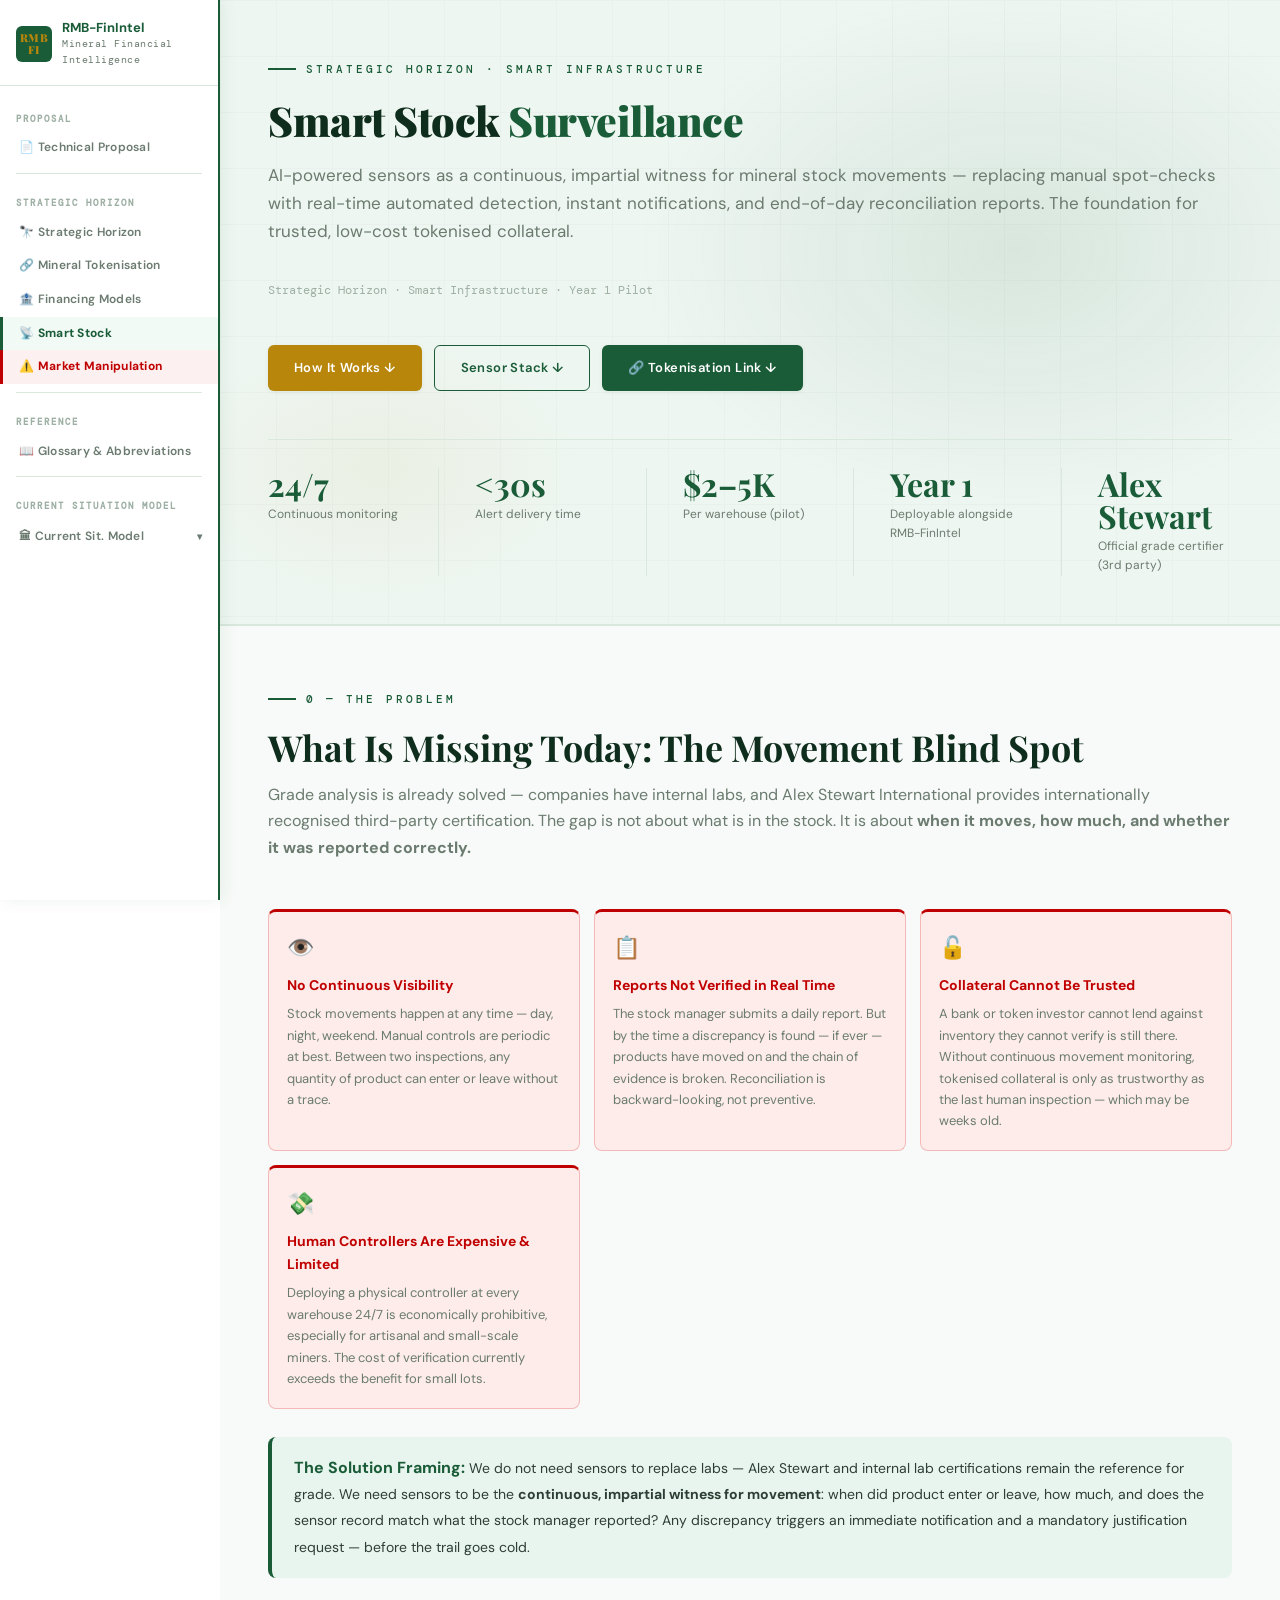
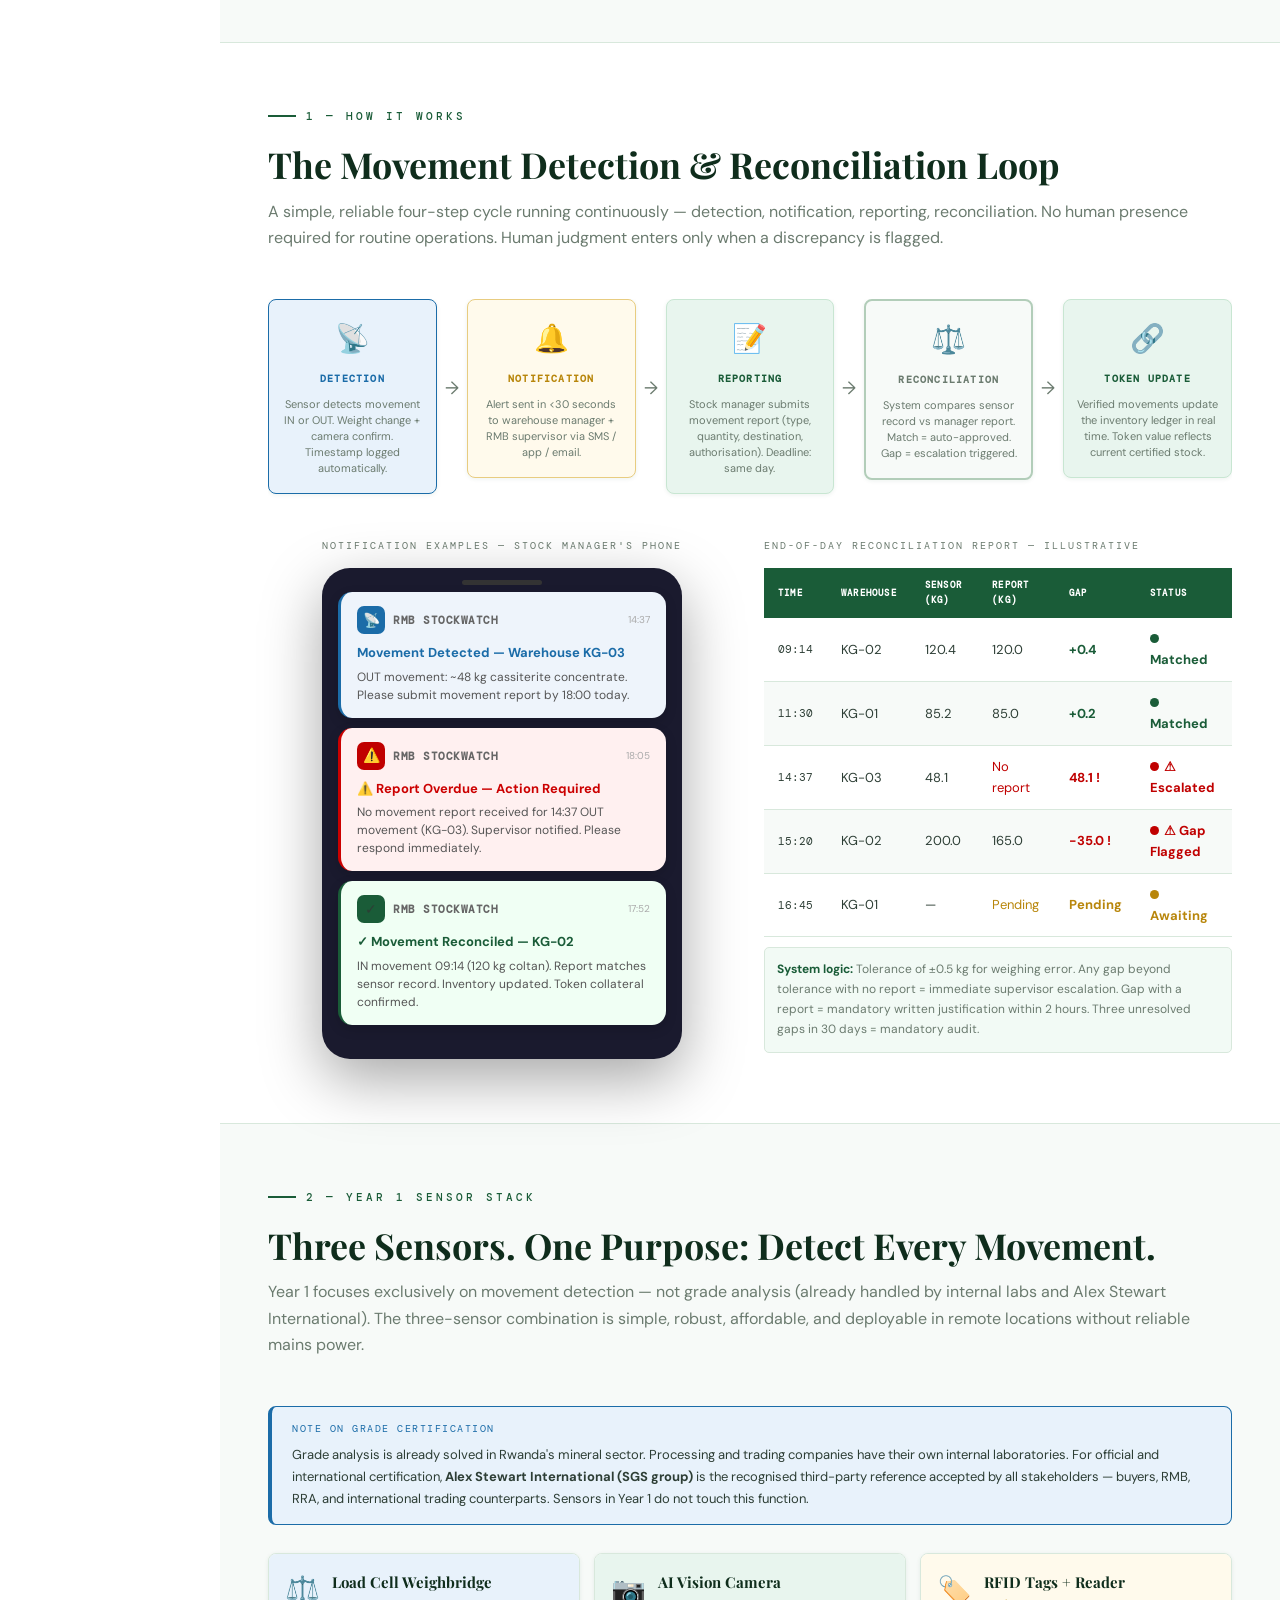
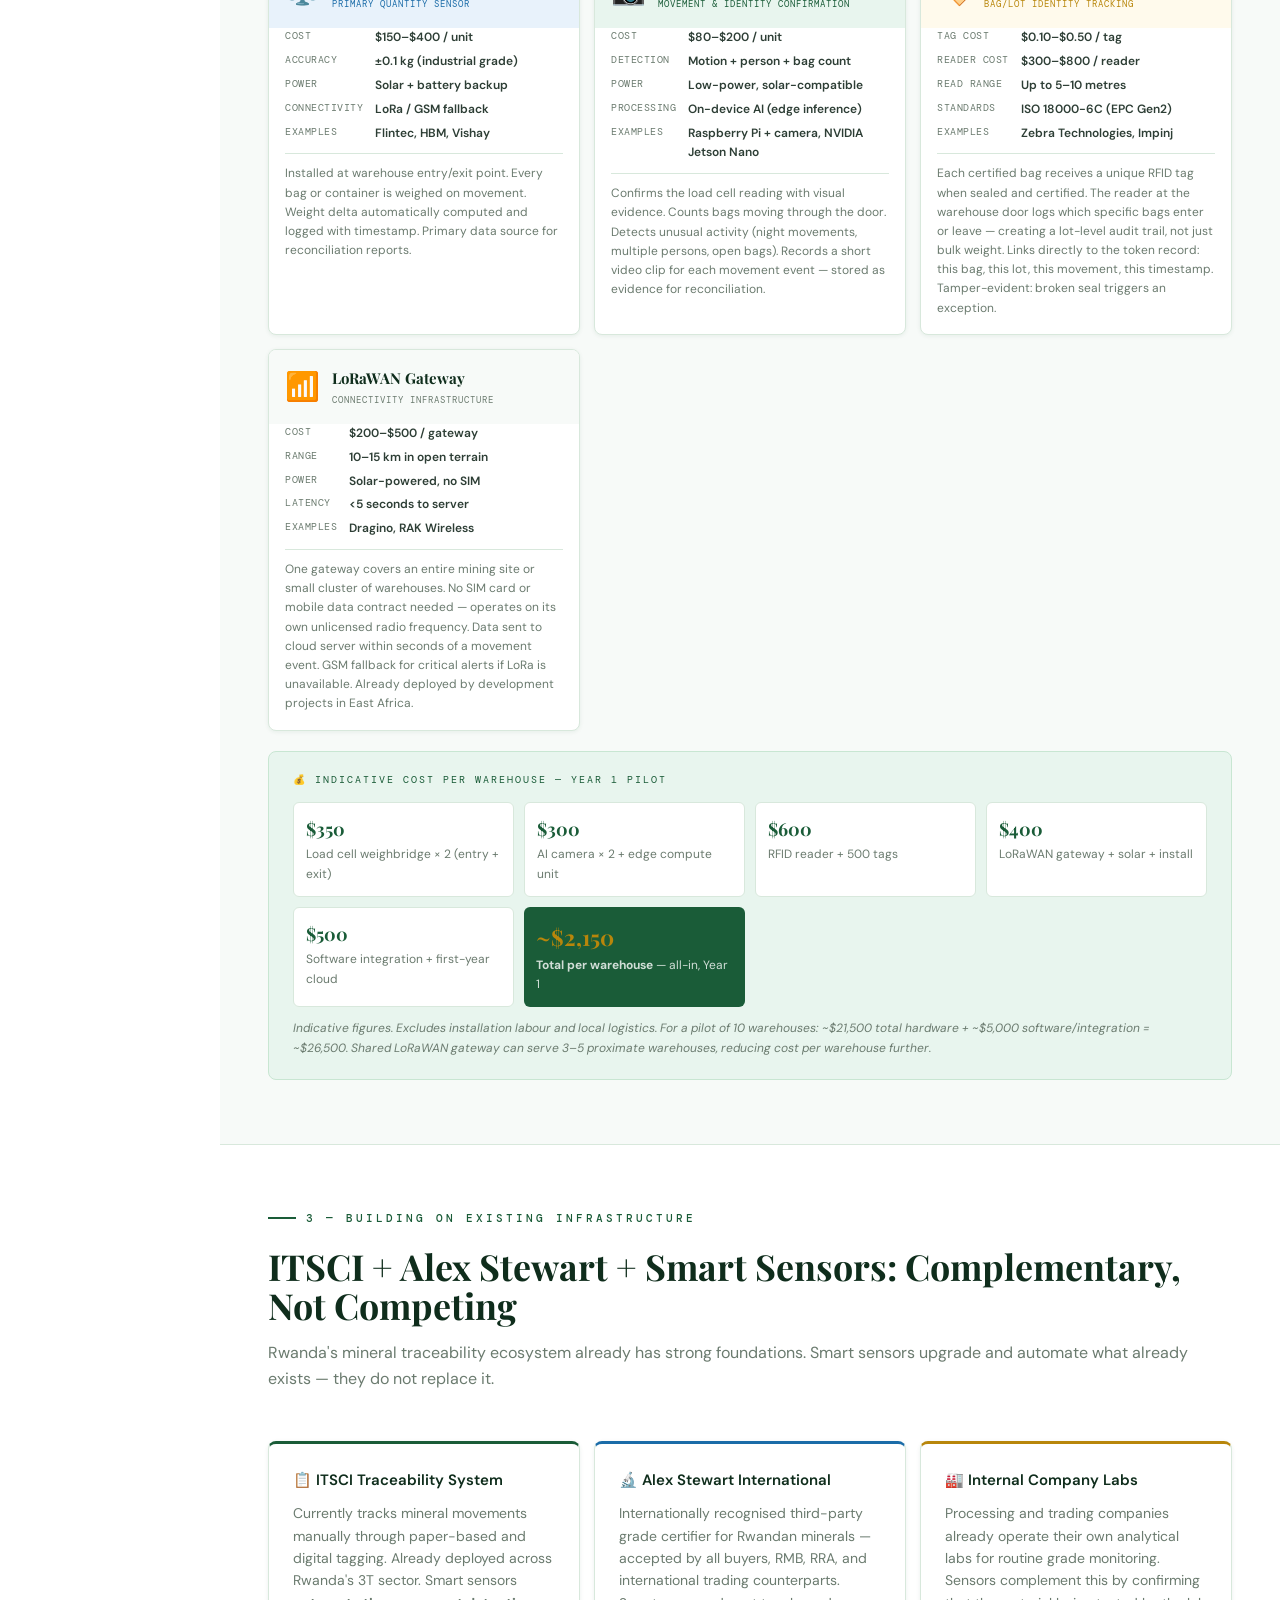
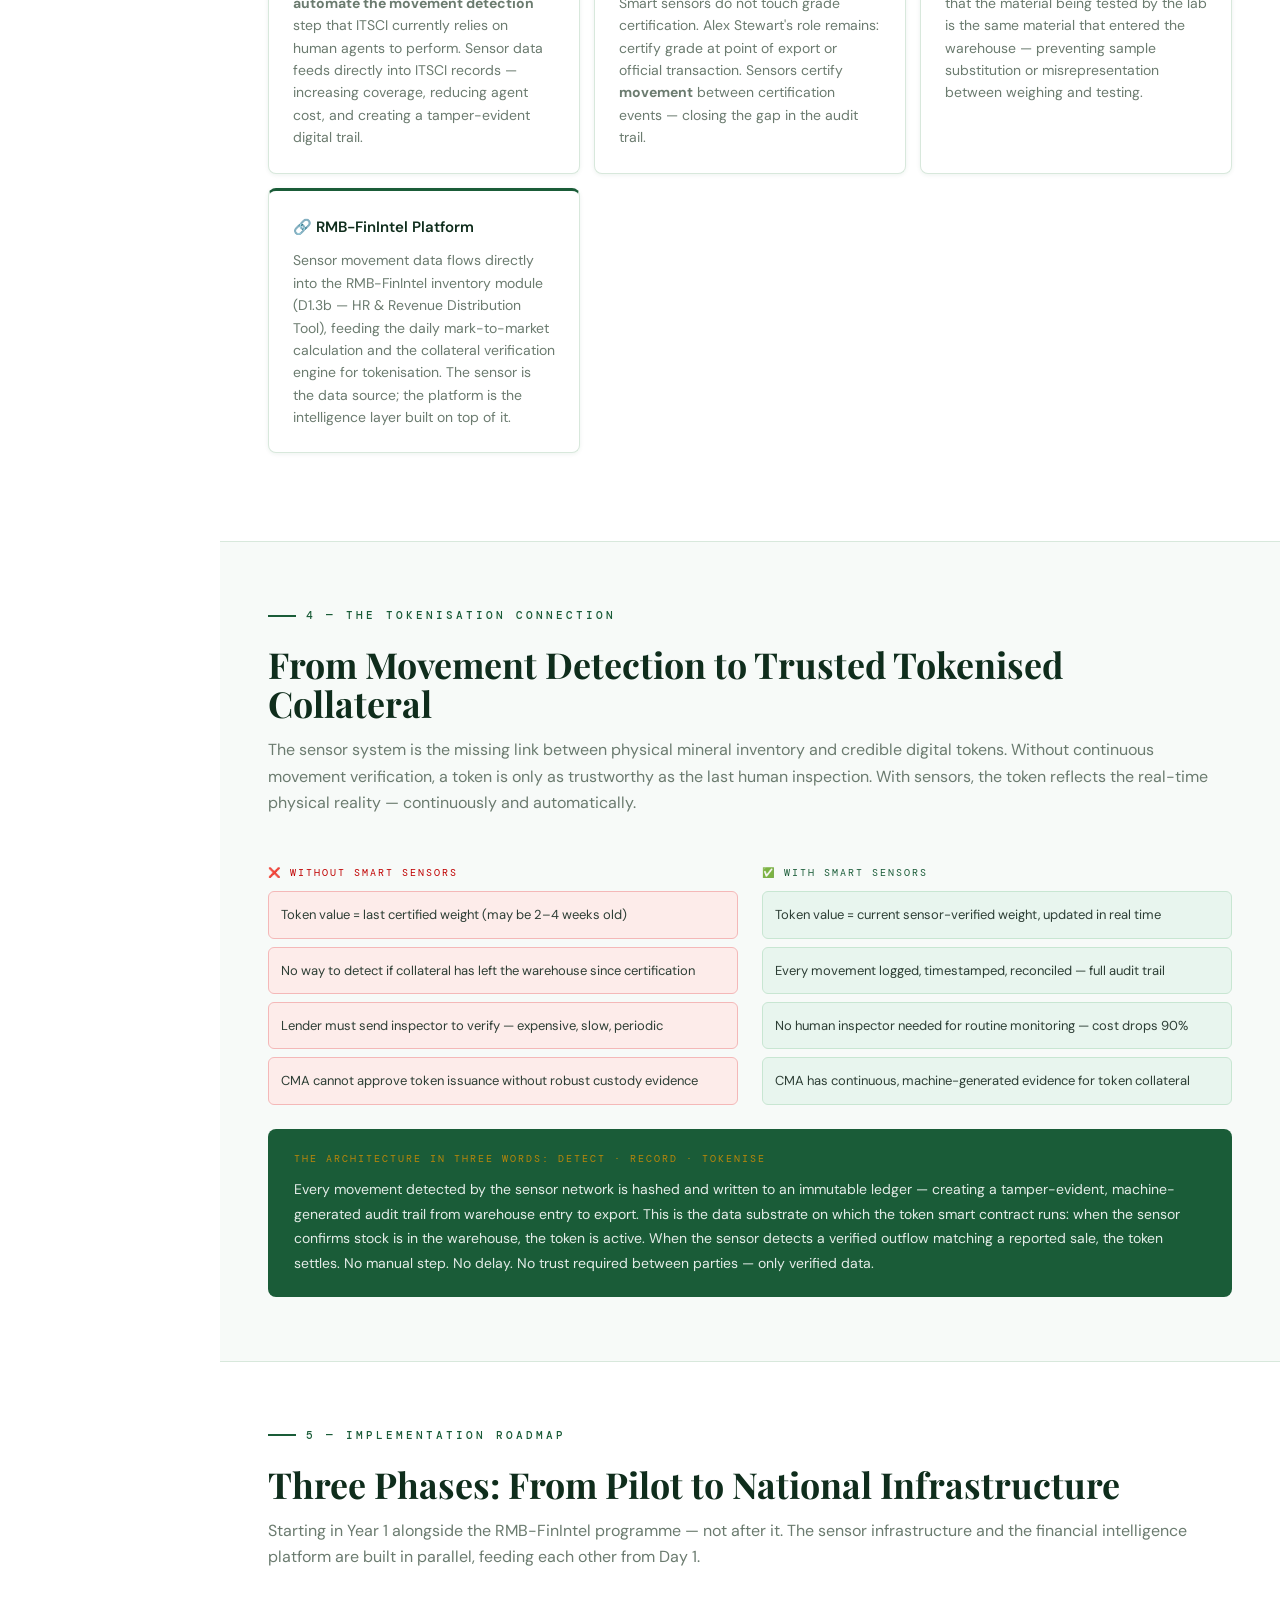
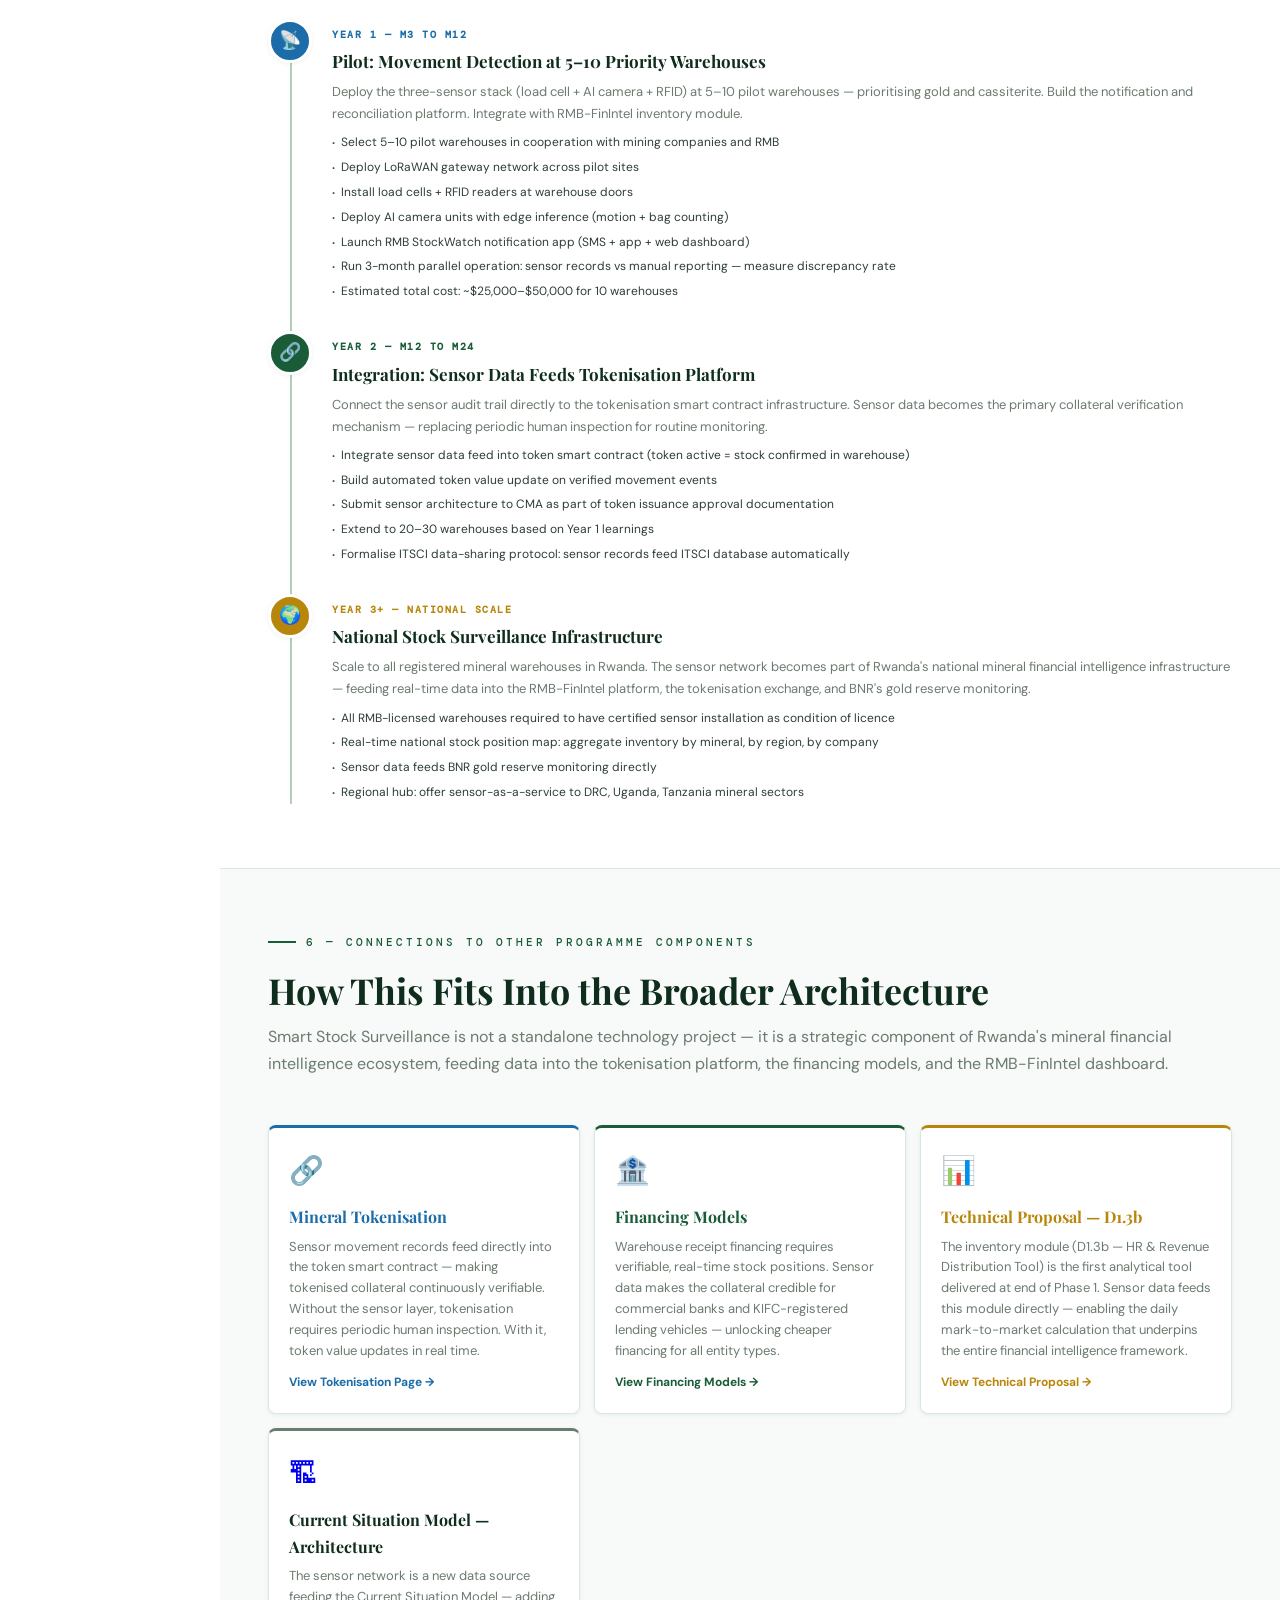
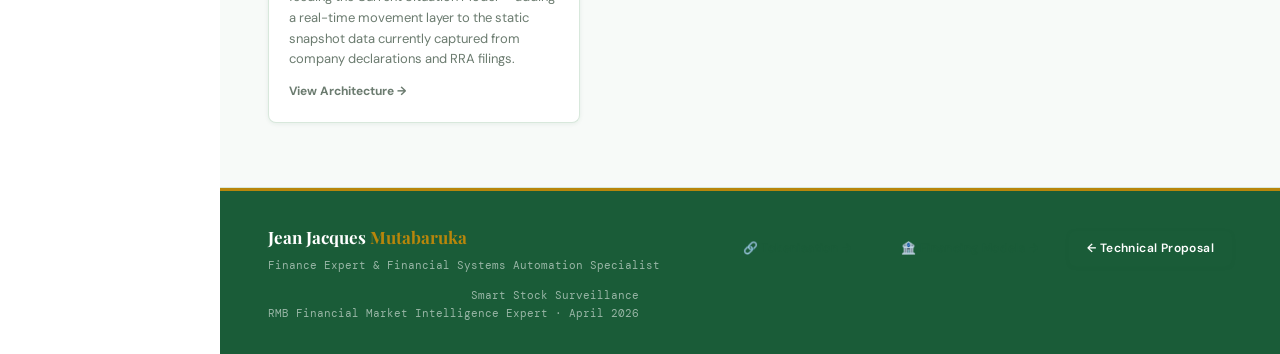
<file: smart-stock.html>
<!DOCTYPE html>
<html lang="en">
<head>
  <meta charset="UTF-8"/>
  <meta name="viewport" content="width=device-width,initial-scale=1"/>
  <title>Smart Stock Surveillance — RMB-FinIntel</title>
  <link rel="stylesheet" href="shared.css"/>
  <style>
/* ═══════════════════════════════════════════════════════════
   PAGE-SPECIFIC — Smart Stock Surveillance
═══════════════════════════════════════════════════════════ */

/* Global mobile overflow guard */
@media (max-width:860px) {
  html, body { overflow-x: hidden !important; max-width:100vw !important; }
  * { max-width:100%; box-sizing:border-box; }
}

/* ── Flow diagram ── */
.flow-wrap { display:flex; align-items:stretch; gap:0; overflow-x:auto; padding-bottom:8px; }
.flow-node {
  flex:1; min-width:130px; display:flex; flex-direction:column;
  align-items:center; text-align:center;
}
.flow-box {
  border-radius:var(--radius); padding:16px 12px; width:100%;
  display:flex; flex-direction:column; align-items:center; gap:8px;
  box-shadow:var(--shadow-sm); position:relative;
}
.flow-icon { font-size:28px; }
.flow-label { font-family:var(--font-m); font-size:10px; letter-spacing:1.2px; text-transform:uppercase; font-weight:700; }
.flow-sub   { font-size:11px; color:var(--text-muted); line-height:1.45; margin-top:2px; }
.flow-arrow {
  display:flex; align-items:center; justify-content:center;
  padding:0 8px; color:var(--text-muted); font-size:18px; flex-shrink:0;
  align-self:center; margin-top:-16px;
}
@media (max-width:700px) {
  .flow-wrap { flex-direction:column; gap:4px; overflow-x:visible; }
  .flow-arrow { transform:rotate(90deg); margin:0 auto; }
}

/* ── Sensor cards ── */
.sensor-grid { display:grid; grid-template-columns:repeat(auto-fill,minmax(260px,1fr)); gap:14px; }
.sensor-card {
  background:#FFFFFF; border:1px solid var(--border-lt); border-radius:var(--radius);
  overflow:hidden; box-shadow:var(--shadow-sm); transition:all 0.22s;
}
.sensor-card:hover { box-shadow:var(--shadow-md); transform:translateY(-2px); }
.sensor-card-header { padding:14px 16px; display:flex; align-items:center; gap:12px; }
.sensor-icon { font-size:28px; flex-shrink:0; }
.sensor-name  { font-family:var(--font-d); font-size:15px; font-weight:700; color:var(--text-head); }
.sensor-tag   { font-family:var(--font-m); font-size:9px; letter-spacing:1px; text-transform:uppercase; margin-top:2px; }
.sensor-body  { padding:0 16px 16px; }
.sensor-spec  { display:grid; grid-template-columns:auto 1fr; gap:4px 12px; font-size:12px; margin-bottom:10px; }
.sensor-spec-label { color:var(--text-muted); font-family:var(--font-m); font-size:10px; letter-spacing:0.5px; text-transform:uppercase; }
.sensor-spec-val   { color:var(--text-body); font-weight:600; }
.sensor-use   { font-size:12px; color:var(--text-muted); line-height:1.6; padding-top:10px; border-top:1px solid var(--border-lt); }

/* ── Notification mockup ── */
.notif-phone {
  max-width:360px; margin:0 auto;
  background:#1A1A2E; border-radius:28px; padding:24px 16px;
  box-shadow:0 20px 60px rgba(0,0,0,0.35); position:relative;
  overflow:hidden;
}
.notif-phone::before {
  content:''; position:absolute; top:12px; left:50%; transform:translateX(-50%);
  width:80px; height:5px; background:#333; border-radius:3px;
}
.notif-card {
  background:#FFFFFF; border-radius:14px; padding:14px 16px; margin-bottom:10px;
  box-shadow:0 4px 12px rgba(0,0,0,0.15);
}
.notif-top { display:flex; align-items:center; gap:8px; margin-bottom:8px; }
.notif-app-icon { width:28px; height:28px; border-radius:7px; display:flex; align-items:center; justify-content:center; font-size:14px; flex-shrink:0; }
.notif-app-name { font-size:11px; font-weight:700; color:#666; font-family:var(--font-m); letter-spacing:0.5px; text-transform:uppercase; }
.notif-time { font-size:10px; color:#AAA; margin-left:auto; }
.notif-title { font-size:13px; font-weight:700; color:#111; margin-bottom:4px; }
.notif-body  { font-size:12px; color:#555; line-height:1.5; }
.notif-urgent { background:#FFF0F0; border-left:3px solid #C00; }
.notif-urgent .notif-title { color:#C00; }
.notif-ok     { background:#F0FFF4; border-left:3px solid #1A5C38; }
.notif-ok .notif-title { color:#1A5C38; }
.notif-info   { background:#EEF4FB; border-left:3px solid #1B6CA8; }
.notif-info .notif-title { color:#1B6CA8; }

/* ── Reconciliation table mockup ── */
.recon-table { width:100%; border-collapse:collapse; font-size:13px; }
.recon-table th { padding:10px 14px; background:var(--g-deep); color:#FFFFFF; font-family:var(--font-m); font-size:9px; letter-spacing:1.2px; text-transform:uppercase; text-align:left; }
.recon-table td { padding:10px 14px; border-bottom:1px solid var(--border-lt); vertical-align:middle; }
.recon-table tr:nth-child(even) td { background:var(--surface-1); }
.recon-match { color:var(--g-deep); font-weight:700; }
.recon-gap   { color:var(--red);   font-weight:700; }
.recon-pending { color:var(--gold); font-weight:700; }
.status-dot { display:inline-block; width:9px; height:9px; border-radius:50%; margin-right:5px; }

/* ── Phase timeline ── */
.phase-timeline { display:flex; flex-direction:column; gap:0; position:relative; }
.phase-timeline::before {
  content:''; position:absolute; left:22px; top:0; bottom:0;
  width:2px; background:var(--border-md);
}
.pt-item { display:flex; gap:20px; padding:0 0 28px 0; position:relative; }
.pt-dot {
  width:44px; height:44px; border-radius:50%; flex-shrink:0;
  display:flex; align-items:center; justify-content:center;
  font-size:18px; z-index:1; box-shadow:var(--shadow-sm);
  border:3px solid #FFFFFF;
}
.pt-content { flex:1; padding-top:8px; }
.pt-period { font-family:var(--font-m); font-size:10px; letter-spacing:1.5px; text-transform:uppercase; font-weight:700; margin-bottom:4px; }
.pt-title  { font-family:var(--font-d); font-size:17px; font-weight:700; color:var(--text-head); margin-bottom:6px; }
.pt-body   { font-size:13px; color:var(--text-muted); line-height:1.7; }
.pt-items  { margin-top:8px; display:flex; flex-direction:column; gap:4px; }
.pt-item-line { font-size:12px; color:var(--text-body); display:flex; align-items:flex-start; gap:6px; }
.pt-item-line::before { content:'·'; color:var(--g-deep); font-weight:700; flex-shrink:0; margin-top:1px; }

/* ── Link cards to other pages ── */
.link-cards { display:grid; grid-template-columns:repeat(auto-fill,minmax(240px,1fr)); gap:14px; }
.link-card {
  display:flex; flex-direction:column; text-decoration:none;
  background:#FFFFFF; border:1px solid var(--border-lt); border-radius:var(--radius);
  padding:20px; box-shadow:var(--shadow-sm); transition:all 0.22s;
}
.link-card:hover { border-color:var(--g-lt); box-shadow:var(--shadow-md); transform:translateY(-2px); }
.link-card-icon  { font-size:28px; margin-bottom:10px; }
.link-card-title { font-family:var(--font-d); font-size:16px; font-weight:700; color:var(--text-head); margin-bottom:6px; }
.link-card-body  { font-size:13px; color:var(--text-muted); line-height:1.6; flex:1; }
.link-card-cta   { margin-top:12px; font-size:12px; font-weight:700; }
  </style>
</head>
<body>
<aside class="rmb-sidebar" id="rmb-sidebar">
  <div class="sb-logo-block">
    <div class="sb-logo">RMB<br>FI</div>
    <div>
      <div class="sb-brand-main">RMB-FinIntel</div>
      <div class="sb-brand-sub">Mineral Financial Intelligence</div>
    </div>
  </div>
  <nav class="sb-nav">
    <span class="sb-section-label">Proposal</span>
    <a href="index.html">📄 Technical Proposal</a>
    <div class="sb-divider"></div>
    <span class="sb-section-label">Strategic Horizon</span>
    <a href="index.html#strategic-horizon">🔭 Strategic Horizon</a>
    <a href="tokenisation.html">🔗 Mineral Tokenisation</a>
    <a href="financing-models.html">🏦 Financing Models</a>
    <a href="smart-stock.html" class="active">📡 Smart Stock</a>
    <a href="market-manipulation.html" style="color:#C00000;background:rgba(192,0,0,0.06);border-left-color:#C00000;font-weight:700">⚠️ Market Manipulation</a>
    <div class="sb-divider"></div>
    <span class="sb-section-label">Reference</span>
    <a href="glossary.html">📖 Glossary &amp; Abbreviations</a>
    <div class="sb-divider"></div>
    <span class="sb-section-label">Current Situation Model</span>
    <button class="sb-group-trigger" id="sb-csm-trigger" onclick="sbToggle(this)">
      <span>🏛 Current Sit. Model</span>
      <span class="sb-arrow">▾</span>
    </button>
    <div class="sb-group-items" id="sb-csm-items">
      <a href="architecture.html" class="sb-sub">🏗 Architecture</a>
      <a href="energy.html" class="sb-sub">⚡ Energy Component</a>
      <a href="demo.html" class="sb-sub">🔬 Tool Mock-up</a>
    </div>
  </nav>
</aside>

<!-- Mobile top bar -->
<div class="sb-topbar">
  <div class="sb-topbar-logo">RMB<br>FI</div>
  <div class="sb-topbar-title">RMB-FinIntel</div>
  <button class="sb-hamburger" id="sb-hbg" onclick="sbMobileToggle()" aria-label="Menu">
    <span></span><span></span><span></span>
  </button>
</div>
<div class="sb-overlay" id="sb-overlay" onclick="sbMobileClose()"></div>


<!-- NAV -->


<!-- Mobile nav panel -->
<div class="nav-mobile-panel" id="nav-mobile">
  <a href="index.html">Technical Proposal</a>
  <span class="mob-section-label">Strategic Horizon</span>
  <a href="index.html#strategic-horizon">🔭 Strategic Horizon</a>
  <a href="tokenisation.html">🔗 Mineral Tokenisation</a>
  <a href="financing-models.html">🏦 Financing Models</a>
  <a href="smart-stock.html" class="active">📡 Smart Stock Surveillance</a>
  <span class="mob-section-label">Current Situation Model</span>
  <a href="architecture.html">🏗 Architecture</a>
  <a href="energy.html">⚡ Energy Component</a>
  <a href="demo.html">🔬 Tool Mock-up</a>
</div>

<div class="page-wrap">

<!-- ═══════════════════════════════════════════
     HERO
═══════════════════════════════════════════ -->
<div class="hero" style="min-height:52vh">
  <div class="hero-bg-mesh"></div>
  <div class="hero-grid"></div>
  <div class="hero-content">
    <div class="eyebrow fade-up au-1">Strategic Horizon · Smart Infrastructure</div>
    <h1 class="hero-title fade-up au-2" style="white-space:normal">Smart Stock <span class="accent">Surveillance</span></h1>
    <p class="hero-lead fade-up au-3">AI-powered sensors as a continuous, impartial witness for mineral stock movements — replacing manual spot-checks with real-time automated detection, instant notifications, and end-of-day reconciliation reports. The foundation for trusted, low-cost tokenised collateral.</p>
    <p class="hero-meta fade-up au-4">Strategic Horizon · Smart Infrastructure · Year 1 Pilot</p>
    <div style="display:flex;gap:12px;flex-wrap:wrap" class="fade-up au-5">
      <a href="#how-it-works" class="btn btn-gold">How It Works ↓</a>
      <a href="#sensors" class="btn btn-outline">Sensor Stack ↓</a>
      <a href="#token-link" class="btn btn-green">🔗 Tokenisation Link ↓</a>
    </div>
    <div class="stats-bar fade-up au-5">
      <div class="stat"><div class="stat-n">24/7</div><div class="stat-l">Continuous monitoring</div></div>
      <div class="stat"><div class="stat-n">&lt;30s</div><div class="stat-l">Alert delivery time</div></div>
      <div class="stat"><div class="stat-n">$2–5K</div><div class="stat-l">Per warehouse (pilot)</div></div>
      <div class="stat"><div class="stat-n">Year 1</div><div class="stat-l">Deployable alongside RMB-FinIntel</div></div>
      <div class="stat"><div class="stat-n">Alex Stewart</div><div class="stat-l">Official grade certifier (3rd party)</div></div>
    </div>
  </div>
</div>

<!-- ═══════════════════════════════════════════
     SECTION 0 — THE PROBLEM
═══════════════════════════════════════════ -->
<section id="problem" class="section section-alt">
  <div class="eyebrow">0 — The Problem</div>
  <h2 class="section-title">What Is Missing Today: The Movement Blind Spot</h2>
  <p class="section-lead">Grade analysis is already solved — companies have internal labs, and Alex Stewart International provides internationally recognised third-party certification. The gap is not about what is in the stock. It is about <strong>when it moves, how much, and whether it was reported correctly.</strong></p>

  <div style="display:grid;grid-template-columns:repeat(auto-fill,minmax(260px,1fr));gap:14px;margin-bottom:28px">
    <div style="background:var(--red-lt);border:1px solid #F4B8B8;border-top:3px solid var(--red);border-radius:var(--radius);padding:18px">
      <div style="font-size:22px;margin-bottom:8px">👁️</div>
      <div style="font-size:14px;font-weight:700;color:var(--red);margin-bottom:6px">No Continuous Visibility</div>
      <div style="font-size:13px;color:var(--text-muted);line-height:1.65">Stock movements happen at any time — day, night, weekend. Manual controls are periodic at best. Between two inspections, any quantity of product can enter or leave without a trace.</div>
    </div>
    <div style="background:var(--red-lt);border:1px solid #F4B8B8;border-top:3px solid var(--red);border-radius:var(--radius);padding:18px">
      <div style="font-size:22px;margin-bottom:8px">📋</div>
      <div style="font-size:14px;font-weight:700;color:var(--red);margin-bottom:6px">Reports Not Verified in Real Time</div>
      <div style="font-size:13px;color:var(--text-muted);line-height:1.65">The stock manager submits a daily report. But by the time a discrepancy is found — if ever — products have moved on and the chain of evidence is broken. Reconciliation is backward-looking, not preventive.</div>
    </div>
    <div style="background:var(--red-lt);border:1px solid #F4B8B8;border-top:3px solid var(--red);border-radius:var(--radius);padding:18px">
      <div style="font-size:22px;margin-bottom:8px">🔓</div>
      <div style="font-size:14px;font-weight:700;color:var(--red);margin-bottom:6px">Collateral Cannot Be Trusted</div>
      <div style="font-size:13px;color:var(--text-muted);line-height:1.65">A bank or token investor cannot lend against inventory they cannot verify is still there. Without continuous movement monitoring, tokenised collateral is only as trustworthy as the last human inspection — which may be weeks old.</div>
    </div>
    <div style="background:var(--red-lt);border:1px solid #F4B8B8;border-top:3px solid var(--red);border-radius:var(--radius);padding:18px">
      <div style="font-size:22px;margin-bottom:8px">💸</div>
      <div style="font-size:14px;font-weight:700;color:var(--red);margin-bottom:6px">Human Controllers Are Expensive & Limited</div>
      <div style="font-size:13px;color:var(--text-muted);line-height:1.65">Deploying a physical controller at every warehouse 24/7 is economically prohibitive, especially for artisanal and small-scale miners. The cost of verification currently exceeds the benefit for small lots.</div>
    </div>
  </div>

  <div style="background:var(--g-pale);border-left:4px solid var(--g-deep);border-radius:var(--radius);padding:18px 22px">
    <strong style="color:var(--g-deep)">The Solution Framing:</strong>
    <span style="font-size:14px;color:var(--text-body)"> We do not need sensors to replace labs — Alex Stewart and internal lab certifications remain the reference for grade. We need sensors to be the <strong>continuous, impartial witness for movement</strong>: when did product enter or leave, how much, and does the sensor record match what the stock manager reported? Any discrepancy triggers an immediate notification and a mandatory justification request — before the trail goes cold.</span>
  </div>
</section>

<!-- ═══════════════════════════════════════════
     SECTION 1 — HOW IT WORKS
═══════════════════════════════════════════ -->
<section id="how-it-works" class="section">
  <div class="eyebrow">1 — How It Works</div>
  <h2 class="section-title">The Movement Detection & Reconciliation Loop</h2>
  <p class="section-lead">A simple, reliable four-step cycle running continuously — detection, notification, reporting, reconciliation. No human presence required for routine operations. Human judgment enters only when a discrepancy is flagged.</p>

  <!-- Flow diagram -->
  <div class="flow-wrap" style="margin-bottom:36px">

    <div class="flow-node">
      <div class="flow-box" style="background:var(--blue-lt);border:1px solid var(--blue)">
        <div class="flow-icon">📡</div>
        <div class="flow-label" style="color:var(--blue)">Detection</div>
        <div class="flow-sub">Sensor detects movement IN or OUT. Weight change + camera confirm. Timestamp logged automatically.</div>
      </div>
    </div>
    <div class="flow-arrow">→</div>

    <div class="flow-node">
      <div class="flow-box" style="background:var(--gold-pale);border:1px solid #E8CC80">
        <div class="flow-icon">🔔</div>
        <div class="flow-label" style="color:var(--gold)">Notification</div>
        <div class="flow-sub">Alert sent in &lt;30 seconds to warehouse manager + RMB supervisor via SMS / app / email.</div>
      </div>
    </div>
    <div class="flow-arrow">→</div>

    <div class="flow-node">
      <div class="flow-box" style="background:var(--g-pale);border:1px solid var(--g-lt)">
        <div class="flow-icon">📝</div>
        <div class="flow-label" style="color:var(--g-deep)">Reporting</div>
        <div class="flow-sub">Stock manager submits movement report (type, quantity, destination, authorisation). Deadline: same day.</div>
      </div>
    </div>
    <div class="flow-arrow">→</div>

    <div class="flow-node">
      <div class="flow-box" style="background:var(--surface-1);border:2px solid var(--border-md)">
        <div class="flow-icon">⚖️</div>
        <div class="flow-label" style="color:var(--text-muted)">Reconciliation</div>
        <div class="flow-sub">System compares sensor record vs manager report. Match = auto-approved. Gap = escalation triggered.</div>
      </div>
    </div>
    <div class="flow-arrow">→</div>

    <div class="flow-node">
      <div class="flow-box" style="background:var(--g-pale);border:1px solid var(--g-lt)">
        <div class="flow-icon">🔗</div>
        <div class="flow-label" style="color:var(--g-deep)">Token Update</div>
        <div class="flow-sub">Verified movements update the inventory ledger in real time. Token value reflects current certified stock.</div>
      </div>
    </div>

  </div>

  <!-- Notification mockup + reconciliation table side by side -->
  <div style="display:grid;grid-template-columns:1fr 1fr;gap:28px;align-items:start">

    <!-- Phone mockup -->
    <div>
      <div style="font-family:var(--font-m);font-size:10px;letter-spacing:2px;text-transform:uppercase;color:var(--text-muted);margin-bottom:14px;text-align:center">Notification Examples — Stock Manager's Phone</div>
      <div class="notif-phone">
        <!-- Movement detected -->
        <div class="notif-card notif-info">
          <div class="notif-top">
            <div class="notif-app-icon" style="background:var(--blue)">📡</div>
            <div class="notif-app-name">RMB StockWatch</div>
            <div class="notif-time">14:37</div>
          </div>
          <div class="notif-title">Movement Detected — Warehouse KG-03</div>
          <div class="notif-body">OUT movement: ~48 kg cassiterite concentrate. Please submit movement report by 18:00 today.</div>
        </div>
        <!-- Report not received -->
        <div class="notif-card notif-urgent">
          <div class="notif-top">
            <div class="notif-app-icon" style="background:var(--red)">⚠️</div>
            <div class="notif-app-name">RMB StockWatch</div>
            <div class="notif-time">18:05</div>
          </div>
          <div class="notif-title">⚠️ Report Overdue — Action Required</div>
          <div class="notif-body">No movement report received for 14:37 OUT movement (KG-03). Supervisor notified. Please respond immediately.</div>
        </div>
        <!-- Reconciliation OK -->
        <div class="notif-card notif-ok">
          <div class="notif-top">
            <div class="notif-app-icon" style="background:var(--g-deep)">✓</div>
            <div class="notif-app-name">RMB StockWatch</div>
            <div class="notif-time">17:52</div>
          </div>
          <div class="notif-title">✓ Movement Reconciled — KG-02</div>
          <div class="notif-body">IN movement 09:14 (120 kg coltan). Report matches sensor record. Inventory updated. Token collateral confirmed.</div>
        </div>
      </div>
    </div>

    <!-- Reconciliation table -->
    <div>
      <div style="font-family:var(--font-m);font-size:10px;letter-spacing:2px;text-transform:uppercase;color:var(--text-muted);margin-bottom:14px">End-of-Day Reconciliation Report — Illustrative</div>
      <div style="overflow-x:auto">
        <table class="recon-table">
          <thead>
            <tr>
              <th>Time</th>
              <th>Warehouse</th>
              <th>Sensor (kg)</th>
              <th>Report (kg)</th>
              <th>Gap</th>
              <th>Status</th>
            </tr>
          </thead>
          <tbody>
            <tr>
              <td style="font-family:var(--font-m);font-size:11px">09:14</td>
              <td>KG-02</td>
              <td>120.4</td>
              <td>120.0</td>
              <td class="recon-match">+0.4</td>
              <td><span class="status-dot" style="background:var(--g-deep)"></span><span class="recon-match">Matched</span></td>
            </tr>
            <tr>
              <td style="font-family:var(--font-m);font-size:11px">11:30</td>
              <td>KG-01</td>
              <td>85.2</td>
              <td>85.0</td>
              <td class="recon-match">+0.2</td>
              <td><span class="status-dot" style="background:var(--g-deep)"></span><span class="recon-match">Matched</span></td>
            </tr>
            <tr>
              <td style="font-family:var(--font-m);font-size:11px">14:37</td>
              <td>KG-03</td>
              <td>48.1</td>
              <td style="color:var(--red)">No report</td>
              <td class="recon-gap">48.1 !</td>
              <td><span class="status-dot" style="background:var(--red)"></span><span class="recon-gap">⚠ Escalated</span></td>
            </tr>
            <tr>
              <td style="font-family:var(--font-m);font-size:11px">15:20</td>
              <td>KG-02</td>
              <td>200.0</td>
              <td>165.0</td>
              <td class="recon-gap">−35.0 !</td>
              <td><span class="status-dot" style="background:var(--red)"></span><span class="recon-gap">⚠ Gap Flagged</span></td>
            </tr>
            <tr>
              <td style="font-family:var(--font-m);font-size:11px">16:45</td>
              <td>KG-01</td>
              <td>—</td>
              <td style="color:var(--gold)">Pending</td>
              <td class="recon-pending">Pending</td>
              <td><span class="status-dot" style="background:var(--gold)"></span><span class="recon-pending">Awaiting</span></td>
            </tr>
          </tbody>
        </table>
      </div>
      <div style="background:var(--g-xpale);border:1px solid var(--border-lt);border-radius:5px;padding:12px;margin-top:10px;font-size:12px;color:var(--text-muted)">
        <strong style="color:var(--g-deep)">System logic:</strong> Tolerance of ±0.5 kg for weighing error. Any gap beyond tolerance with no report = immediate supervisor escalation. Gap with a report = mandatory written justification within 2 hours. Three unresolved gaps in 30 days = mandatory audit.
      </div>
    </div>

  </div>
</section>

<!-- ═══════════════════════════════════════════
     SECTION 2 — SENSOR STACK
═══════════════════════════════════════════ -->
<section id="sensors" class="section section-alt">
  <div class="eyebrow">2 — Year 1 Sensor Stack</div>
  <h2 class="section-title">Three Sensors. One Purpose: Detect Every Movement.</h2>
  <p class="section-lead">Year 1 focuses exclusively on movement detection — not grade analysis (already handled by internal labs and Alex Stewart International). The three-sensor combination is simple, robust, affordable, and deployable in remote locations without reliable mains power.</p>

  <!-- Grade note -->
  <div style="background:var(--blue-lt);border:1px solid var(--blue);border-left:4px solid var(--blue);border-radius:var(--radius);padding:14px 20px;margin-bottom:28px">
    <div style="font-family:var(--font-m);font-size:10px;letter-spacing:1.5px;text-transform:uppercase;color:var(--blue);margin-bottom:6px">Note on Grade Certification</div>
    <p style="font-size:13px;color:var(--text-body);line-height:1.7">Grade analysis is already solved in Rwanda's mineral sector. Processing and trading companies have their own internal laboratories. For official and international certification, <strong>Alex Stewart International (SGS group)</strong> is the recognised third-party reference accepted by all stakeholders — buyers, RMB, RRA, and international trading counterparts. Sensors in Year 1 do not touch this function.</p>
  </div>

  <div class="sensor-grid">

    <!-- Sensor 1: Load cell -->
    <div class="sensor-card">
      <div class="sensor-card-header" style="background:var(--blue-lt)">
        <div class="sensor-icon">⚖️</div>
        <div>
          <div class="sensor-name">Load Cell Weighbridge</div>
          <div class="sensor-tag" style="color:var(--blue)">Primary Quantity Sensor</div>
        </div>
      </div>
      <div class="sensor-body">
        <div class="sensor-spec">
          <span class="sensor-spec-label">Cost</span>
          <span class="sensor-spec-val">$150–$400 / unit</span>
          <span class="sensor-spec-label">Accuracy</span>
          <span class="sensor-spec-val">±0.1 kg (industrial grade)</span>
          <span class="sensor-spec-label">Power</span>
          <span class="sensor-spec-val">Solar + battery backup</span>
          <span class="sensor-spec-label">Connectivity</span>
          <span class="sensor-spec-val">LoRa / GSM fallback</span>
          <span class="sensor-spec-label">Examples</span>
          <span class="sensor-spec-val">Flintec, HBM, Vishay</span>
        </div>
        <div class="sensor-use">Installed at warehouse entry/exit point. Every bag or container is weighed on movement. Weight delta automatically computed and logged with timestamp. Primary data source for reconciliation reports.</div>
      </div>
    </div>

    <!-- Sensor 2: Camera + AI -->
    <div class="sensor-card">
      <div class="sensor-card-header" style="background:var(--g-pale)">
        <div class="sensor-icon">📷</div>
        <div>
          <div class="sensor-name">AI Vision Camera</div>
          <div class="sensor-tag" style="color:var(--g-deep)">Movement & Identity Confirmation</div>
        </div>
      </div>
      <div class="sensor-body">
        <div class="sensor-spec">
          <span class="sensor-spec-label">Cost</span>
          <span class="sensor-spec-val">$80–$200 / unit</span>
          <span class="sensor-spec-label">Detection</span>
          <span class="sensor-spec-val">Motion + person + bag count</span>
          <span class="sensor-spec-label">Power</span>
          <span class="sensor-spec-val">Low-power, solar-compatible</span>
          <span class="sensor-spec-label">Processing</span>
          <span class="sensor-spec-val">On-device AI (edge inference)</span>
          <span class="sensor-spec-label">Examples</span>
          <span class="sensor-spec-val">Raspberry Pi + camera, NVIDIA Jetson Nano</span>
        </div>
        <div class="sensor-use">Confirms the load cell reading with visual evidence. Counts bags moving through the door. Detects unusual activity (night movements, multiple persons, open bags). Records a short video clip for each movement event — stored as evidence for reconciliation.</div>
      </div>
    </div>

    <!-- Sensor 3: RFID -->
    <div class="sensor-card">
      <div class="sensor-card-header" style="background:var(--gold-pale)">
        <div class="sensor-icon">🏷️</div>
        <div>
          <div class="sensor-name">RFID Tags + Reader</div>
          <div class="sensor-tag" style="color:var(--gold)">Bag/Lot Identity Tracking</div>
        </div>
      </div>
      <div class="sensor-body">
        <div class="sensor-spec">
          <span class="sensor-spec-label">Tag cost</span>
          <span class="sensor-spec-val">$0.10–$0.50 / tag</span>
          <span class="sensor-spec-label">Reader cost</span>
          <span class="sensor-spec-val">$300–$800 / reader</span>
          <span class="sensor-spec-label">Read range</span>
          <span class="sensor-spec-val">Up to 5–10 metres</span>
          <span class="sensor-spec-label">Standards</span>
          <span class="sensor-spec-val">ISO 18000-6C (EPC Gen2)</span>
          <span class="sensor-spec-label">Examples</span>
          <span class="sensor-spec-val">Zebra Technologies, Impinj</span>
        </div>
        <div class="sensor-use">Each certified bag receives a unique RFID tag when sealed and certified. The reader at the warehouse door logs which specific bags enter or leave — creating a lot-level audit trail, not just bulk weight. Links directly to the token record: this bag, this lot, this movement, this timestamp. Tamper-evident: broken seal triggers an exception.</div>
      </div>
    </div>

    <!-- Connectivity: LoRaWAN -->
    <div class="sensor-card">
      <div class="sensor-card-header" style="background:var(--surface-1)">
        <div class="sensor-icon">📶</div>
        <div>
          <div class="sensor-name">LoRaWAN Gateway</div>
          <div class="sensor-tag" style="color:var(--text-muted)">Connectivity Infrastructure</div>
        </div>
      </div>
      <div class="sensor-body">
        <div class="sensor-spec">
          <span class="sensor-spec-label">Cost</span>
          <span class="sensor-spec-val">$200–$500 / gateway</span>
          <span class="sensor-spec-label">Range</span>
          <span class="sensor-spec-val">10–15 km in open terrain</span>
          <span class="sensor-spec-label">Power</span>
          <span class="sensor-spec-val">Solar-powered, no SIM</span>
          <span class="sensor-spec-label">Latency</span>
          <span class="sensor-spec-val">&lt;5 seconds to server</span>
          <span class="sensor-spec-label">Examples</span>
          <span class="sensor-spec-val">Dragino, RAK Wireless</span>
        </div>
        <div class="sensor-use">One gateway covers an entire mining site or small cluster of warehouses. No SIM card or mobile data contract needed — operates on its own unlicensed radio frequency. Data sent to cloud server within seconds of a movement event. GSM fallback for critical alerts if LoRa is unavailable. Already deployed by development projects in East Africa.</div>
      </div>
    </div>

  </div>

  <!-- Cost summary -->
  <div style="background:var(--g-pale);border:1px solid var(--g-lt);border-radius:var(--radius);padding:20px 24px;margin-top:20px">
    <div style="font-family:var(--font-m);font-size:10px;letter-spacing:2px;text-transform:uppercase;color:var(--g-deep);margin-bottom:14px">💰 Indicative Cost per Warehouse — Year 1 Pilot</div>
    <div style="display:grid;grid-template-columns:repeat(auto-fill,minmax(200px,1fr));gap:10px;margin-bottom:12px">
      <div style="background:#FFFFFF;border:1px solid var(--border-lt);border-radius:6px;padding:12px">
        <div style="font-size:18px;font-weight:700;color:var(--g-deep);font-family:var(--font-d)">$350</div>
        <div style="font-size:12px;color:var(--text-muted)">Load cell weighbridge × 2 (entry + exit)</div>
      </div>
      <div style="background:#FFFFFF;border:1px solid var(--border-lt);border-radius:6px;padding:12px">
        <div style="font-size:18px;font-weight:700;color:var(--g-deep);font-family:var(--font-d)">$300</div>
        <div style="font-size:12px;color:var(--text-muted)">AI camera × 2 + edge compute unit</div>
      </div>
      <div style="background:#FFFFFF;border:1px solid var(--border-lt);border-radius:6px;padding:12px">
        <div style="font-size:18px;font-weight:700;color:var(--g-deep);font-family:var(--font-d)">$600</div>
        <div style="font-size:12px;color:var(--text-muted)">RFID reader + 500 tags</div>
      </div>
      <div style="background:#FFFFFF;border:1px solid var(--border-lt);border-radius:6px;padding:12px">
        <div style="font-size:18px;font-weight:700;color:var(--g-deep);font-family:var(--font-d)">$400</div>
        <div style="font-size:12px;color:var(--text-muted)">LoRaWAN gateway + solar + install</div>
      </div>
      <div style="background:#FFFFFF;border:1px solid var(--border-lt);border-radius:6px;padding:12px">
        <div style="font-size:18px;font-weight:700;color:var(--g-deep);font-family:var(--font-d)">$500</div>
        <div style="font-size:12px;color:var(--text-muted)">Software integration + first-year cloud</div>
      </div>
      <div style="background:var(--g-deep);border-radius:6px;padding:12px">
        <div style="font-size:22px;font-weight:700;color:var(--gold);font-family:var(--font-d)">~$2,150</div>
        <div style="font-size:12px;color:rgba(255,255,255,0.8)"><strong>Total per warehouse</strong> — all-in, Year 1</div>
      </div>
    </div>
    <div style="font-size:12px;color:var(--text-muted);font-style:italic">Indicative figures. Excludes installation labour and local logistics. For a pilot of 10 warehouses: ~$21,500 total hardware + ~$5,000 software/integration = ~$26,500. Shared LoRaWAN gateway can serve 3–5 proximate warehouses, reducing cost per warehouse further.</div>
  </div>
</section>

<!-- ═══════════════════════════════════════════
     SECTION 3 — ITSCI INTEGRATION
═══════════════════════════════════════════ -->
<section id="itsci" class="section">
  <div class="eyebrow">3 — Building on Existing Infrastructure</div>
  <h2 class="section-title">ITSCI + Alex Stewart + Smart Sensors: Complementary, Not Competing</h2>
  <p class="section-lead">Rwanda's mineral traceability ecosystem already has strong foundations. Smart sensors upgrade and automate what already exists — they do not replace it.</p>

  <div style="display:grid;grid-template-columns:repeat(auto-fill,minmax(280px,1fr));gap:14px;margin-bottom:24px">
    <div class="card" style="border-top:3px solid var(--g-deep)">
      <div class="card-title">📋 ITSCI Traceability System</div>
      <div class="card-body">Currently tracks mineral movements manually through paper-based and digital tagging. Already deployed across Rwanda's 3T sector. Smart sensors <strong>automate the movement detection</strong> step that ITSCI currently relies on human agents to perform. Sensor data feeds directly into ITSCI records — increasing coverage, reducing agent cost, and creating a tamper-evident digital trail.</div>
    </div>
    <div class="card" style="border-top:3px solid var(--blue)">
      <div class="card-title">🔬 Alex Stewart International</div>
      <div class="card-body">Internationally recognised third-party grade certifier for Rwandan minerals — accepted by all buyers, RMB, RRA, and international trading counterparts. Smart sensors do not touch grade certification. Alex Stewart's role remains: certify grade at point of export or official transaction. Sensors certify <strong>movement</strong> between certification events — closing the gap in the audit trail.</div>
    </div>
    <div class="card" style="border-top:3px solid var(--gold)">
      <div class="card-title">🏭 Internal Company Labs</div>
      <div class="card-body">Processing and trading companies already operate their own analytical labs for routine grade monitoring. Sensors complement this by confirming that the material being tested by the lab is the same material that entered the warehouse — preventing sample substitution or misrepresentation between weighing and testing.</div>
    </div>
    <div class="card" style="border-top:3px solid var(--g-deep)">
      <div class="card-title">🔗 RMB-FinIntel Platform</div>
      <div class="card-body">Sensor movement data flows directly into the RMB-FinIntel inventory module (D1.3b — HR &amp; Revenue Distribution Tool), feeding the daily mark-to-market calculation and the collateral verification engine for tokenisation. The sensor is the data source; the platform is the intelligence layer built on top of it.</div>
    </div>
  </div>
</section>

<!-- ═══════════════════════════════════════════
     SECTION 4 — TOKENISATION LINK
═══════════════════════════════════════════ -->
<section id="token-link" class="section section-alt">
  <div class="eyebrow">4 — The Tokenisation Connection</div>
  <h2 class="section-title">From Movement Detection to Trusted Tokenised Collateral</h2>
  <p class="section-lead">The sensor system is the missing link between physical mineral inventory and credible digital tokens. Without continuous movement verification, a token is only as trustworthy as the last human inspection. With sensors, the token reflects the real-time physical reality — continuously and automatically.</p>

  <div style="display:grid;grid-template-columns:1fr 1fr;gap:24px;margin-bottom:24px">
    <div>
      <div style="font-family:var(--font-m);font-size:10px;letter-spacing:2px;text-transform:uppercase;color:var(--red);margin-bottom:10px">❌ Without Smart Sensors</div>
      <div style="display:flex;flex-direction:column;gap:8px">
        <div style="background:var(--red-lt);border:1px solid #F4B8B8;border-radius:6px;padding:12px;font-size:13px;color:var(--text-body)">Token value = last certified weight (may be 2–4 weeks old)</div>
        <div style="background:var(--red-lt);border:1px solid #F4B8B8;border-radius:6px;padding:12px;font-size:13px;color:var(--text-body)">No way to detect if collateral has left the warehouse since certification</div>
        <div style="background:var(--red-lt);border:1px solid #F4B8B8;border-radius:6px;padding:12px;font-size:13px;color:var(--text-body)">Lender must send inspector to verify — expensive, slow, periodic</div>
        <div style="background:var(--red-lt);border:1px solid #F4B8B8;border-radius:6px;padding:12px;font-size:13px;color:var(--text-body)">CMA cannot approve token issuance without robust custody evidence</div>
      </div>
    </div>
    <div>
      <div style="font-family:var(--font-m);font-size:10px;letter-spacing:2px;text-transform:uppercase;color:var(--g-deep);margin-bottom:10px">✅ With Smart Sensors</div>
      <div style="display:flex;flex-direction:column;gap:8px">
        <div style="background:var(--g-pale);border:1px solid var(--g-lt);border-radius:6px;padding:12px;font-size:13px;color:var(--text-body)">Token value = current sensor-verified weight, updated in real time</div>
        <div style="background:var(--g-pale);border:1px solid var(--g-lt);border-radius:6px;padding:12px;font-size:13px;color:var(--text-body)">Every movement logged, timestamped, reconciled — full audit trail</div>
        <div style="background:var(--g-pale);border:1px solid var(--g-lt);border-radius:6px;padding:12px;font-size:13px;color:var(--text-body)">No human inspector needed for routine monitoring — cost drops 90%</div>
        <div style="background:var(--g-pale);border:1px solid var(--g-lt);border-radius:6px;padding:12px;font-size:13px;color:var(--text-body)">CMA has continuous, machine-generated evidence for token collateral</div>
      </div>
    </div>
  </div>

  <div style="background:var(--g-deep);border-radius:var(--radius);padding:22px 26px;color:#FFFFFF">
    <div style="font-family:var(--font-m);font-size:10px;letter-spacing:2px;text-transform:uppercase;color:var(--gold);margin-bottom:10px">The Architecture in Three Words: Detect · Record · Tokenise</div>
    <p style="font-size:14px;color:rgba(255,255,255,0.88);line-height:1.75">Every movement detected by the sensor network is hashed and written to an immutable ledger — creating a tamper-evident, machine-generated audit trail from warehouse entry to export. This is the data substrate on which the token smart contract runs: when the sensor confirms stock is in the warehouse, the token is active. When the sensor detects a verified outflow matching a reported sale, the token settles. No manual step. No delay. No trust required between parties — only verified data.</p>
  </div>
</section>

<!-- ═══════════════════════════════════════════
     SECTION 5 — IMPLEMENTATION ROADMAP
═══════════════════════════════════════════ -->
<section id="roadmap" class="section">
  <div class="eyebrow">5 — Implementation Roadmap</div>
  <h2 class="section-title">Three Phases: From Pilot to National Infrastructure</h2>
  <p class="section-lead">Starting in Year 1 alongside the RMB-FinIntel programme — not after it. The sensor infrastructure and the financial intelligence platform are built in parallel, feeding each other from Day 1.</p>

  <div class="phase-timeline">
    <div class="pt-item">
      <div class="pt-dot" style="background:var(--blue)">📡</div>
      <div class="pt-content">
        <div class="pt-period" style="color:var(--blue)">Year 1 — M3 to M12</div>
        <div class="pt-title">Pilot: Movement Detection at 5–10 Priority Warehouses</div>
        <div class="pt-body">Deploy the three-sensor stack (load cell + AI camera + RFID) at 5–10 pilot warehouses — prioritising gold and cassiterite. Build the notification and reconciliation platform. Integrate with RMB-FinIntel inventory module.</div>
        <div class="pt-items">
          <div class="pt-item-line">Select 5–10 pilot warehouses in cooperation with mining companies and RMB</div>
          <div class="pt-item-line">Deploy LoRaWAN gateway network across pilot sites</div>
          <div class="pt-item-line">Install load cells + RFID readers at warehouse doors</div>
          <div class="pt-item-line">Deploy AI camera units with edge inference (motion + bag counting)</div>
          <div class="pt-item-line">Launch RMB StockWatch notification app (SMS + app + web dashboard)</div>
          <div class="pt-item-line">Run 3-month parallel operation: sensor records vs manual reporting — measure discrepancy rate</div>
          <div class="pt-item-line">Estimated total cost: ~$25,000–$50,000 for 10 warehouses</div>
        </div>
      </div>
    </div>

    <div class="pt-item">
      <div class="pt-dot" style="background:var(--g-deep)">🔗</div>
      <div class="pt-content">
        <div class="pt-period" style="color:var(--g-deep)">Year 2 — M12 to M24</div>
        <div class="pt-title">Integration: Sensor Data Feeds Tokenisation Platform</div>
        <div class="pt-body">Connect the sensor audit trail directly to the tokenisation smart contract infrastructure. Sensor data becomes the primary collateral verification mechanism — replacing periodic human inspection for routine monitoring.</div>
        <div class="pt-items">
          <div class="pt-item-line">Integrate sensor data feed into token smart contract (token active = stock confirmed in warehouse)</div>
          <div class="pt-item-line">Build automated token value update on verified movement events</div>
          <div class="pt-item-line">Submit sensor architecture to CMA as part of token issuance approval documentation</div>
          <div class="pt-item-line">Extend to 20–30 warehouses based on Year 1 learnings</div>
          <div class="pt-item-line">Formalise ITSCI data-sharing protocol: sensor records feed ITSCI database automatically</div>
        </div>
      </div>
    </div>

    <div class="pt-item" style="padding-bottom:0">
      <div class="pt-dot" style="background:var(--gold)">🌍</div>
      <div class="pt-content">
        <div class="pt-period" style="color:var(--gold)">Year 3+ — National Scale</div>
        <div class="pt-title">National Stock Surveillance Infrastructure</div>
        <div class="pt-body">Scale to all registered mineral warehouses in Rwanda. The sensor network becomes part of Rwanda's national mineral financial intelligence infrastructure — feeding real-time data into the RMB-FinIntel platform, the tokenisation exchange, and BNR's gold reserve monitoring.</div>
        <div class="pt-items">
          <div class="pt-item-line">All RMB-licensed warehouses required to have certified sensor installation as condition of licence</div>
          <div class="pt-item-line">Real-time national stock position map: aggregate inventory by mineral, by region, by company</div>
          <div class="pt-item-line">Sensor data feeds BNR gold reserve monitoring directly</div>
          <div class="pt-item-line">Regional hub: offer sensor-as-a-service to DRC, Uganda, Tanzania mineral sectors</div>
        </div>
      </div>
    </div>
  </div>
</section>

<!-- ═══════════════════════════════════════════
     SECTION 6 — LINKS TO OTHER PAGES
═══════════════════════════════════════════ -->
<section id="connections" class="section section-alt">
  <div class="eyebrow">6 — Connections to Other Programme Components</div>
  <h2 class="section-title">How This Fits Into the Broader Architecture</h2>
  <p class="section-lead">Smart Stock Surveillance is not a standalone technology project — it is a strategic component of Rwanda's mineral financial intelligence ecosystem, feeding data into the tokenisation platform, the financing models, and the RMB-FinIntel dashboard.</p>

  <div class="link-cards">
    <a href="tokenisation.html" class="link-card" style="border-top:3px solid var(--blue)">
      <div class="link-card-icon">🔗</div>
      <div class="link-card-title" style="color:var(--blue)">Mineral Tokenisation</div>
      <div class="link-card-body">Sensor movement records feed directly into the token smart contract — making tokenised collateral continuously verifiable. Without the sensor layer, tokenisation requires periodic human inspection. With it, token value updates in real time.</div>
      <div class="link-card-cta" style="color:var(--blue)">View Tokenisation Page →</div>
    </a>
    <a href="financing-models.html" class="link-card" style="border-top:3px solid var(--g-deep)">
      <div class="link-card-icon">🏦</div>
      <div class="link-card-title" style="color:var(--g-deep)">Financing Models</div>
      <div class="link-card-body">Warehouse receipt financing requires verifiable, real-time stock positions. Sensor data makes the collateral credible for commercial banks and KIFC-registered lending vehicles — unlocking cheaper financing for all entity types.</div>
      <div class="link-card-cta" style="color:var(--g-deep)">View Financing Models →</div>
    </a>
    <a href="index.html" class="link-card" style="border-top:3px solid var(--gold)">
      <div class="link-card-icon">📊</div>
      <div class="link-card-title" style="color:var(--gold)">Technical Proposal — D1.3b</div>
      <div class="link-card-body">The inventory module (D1.3b — HR &amp; Revenue Distribution Tool) is the first analytical tool delivered at end of Phase 1. Sensor data feeds this module directly — enabling the daily mark-to-market calculation that underpins the entire financial intelligence framework.</div>
      <div class="link-card-cta" style="color:var(--gold)">View Technical Proposal →</div>
    </a>
    <a href="architecture.html" class="link-card" style="border-top:3px solid var(--text-muted)">
      <div class="link-card-icon">🏗</div>
      <div class="link-card-title">Current Situation Model — Architecture</div>
      <div class="link-card-body">The sensor network is a new data source feeding the Current Situation Model — adding a real-time movement layer to the static snapshot data currently captured from company declarations and RRA filings.</div>
      <div class="link-card-cta" style="color:var(--text-muted)">View Architecture →</div>
    </a>
  </div>
</section>

<!-- FOOTER -->
<footer class="rmb-footer">
  <div>
    <div class="footer-brand">Jean Jacques <span>Mutabaruka</span></div>
    <div class="footer-meta" style="margin-top:5px">Finance Expert &amp; Financial Systems Automation Specialist</div>
  </div>
  <div style="display:flex;gap:12px;align-items:center;flex-wrap:wrap">
    <a href="tokenisation.html" class="btn btn-outline" style="font-size:12px;padding:8px 18px">🔗 Tokenisation →</a>
    <a href="financing-models.html" class="btn btn-outline" style="font-size:12px;padding:8px 18px">🏦 Financing Models →</a>
    <a href="index.html" class="btn btn-green" style="font-size:12px;padding:8px 18px">← Technical Proposal</a>
  </div>
  <div class="footer-meta" style="text-align:right">Smart Stock Surveillance<br>RMB Financial Market Intelligence Expert · April 2026</div>
</footer>

</div><!-- .page-wrap -->

<script src="nav.js"></script>
</body>
</html>
</file>
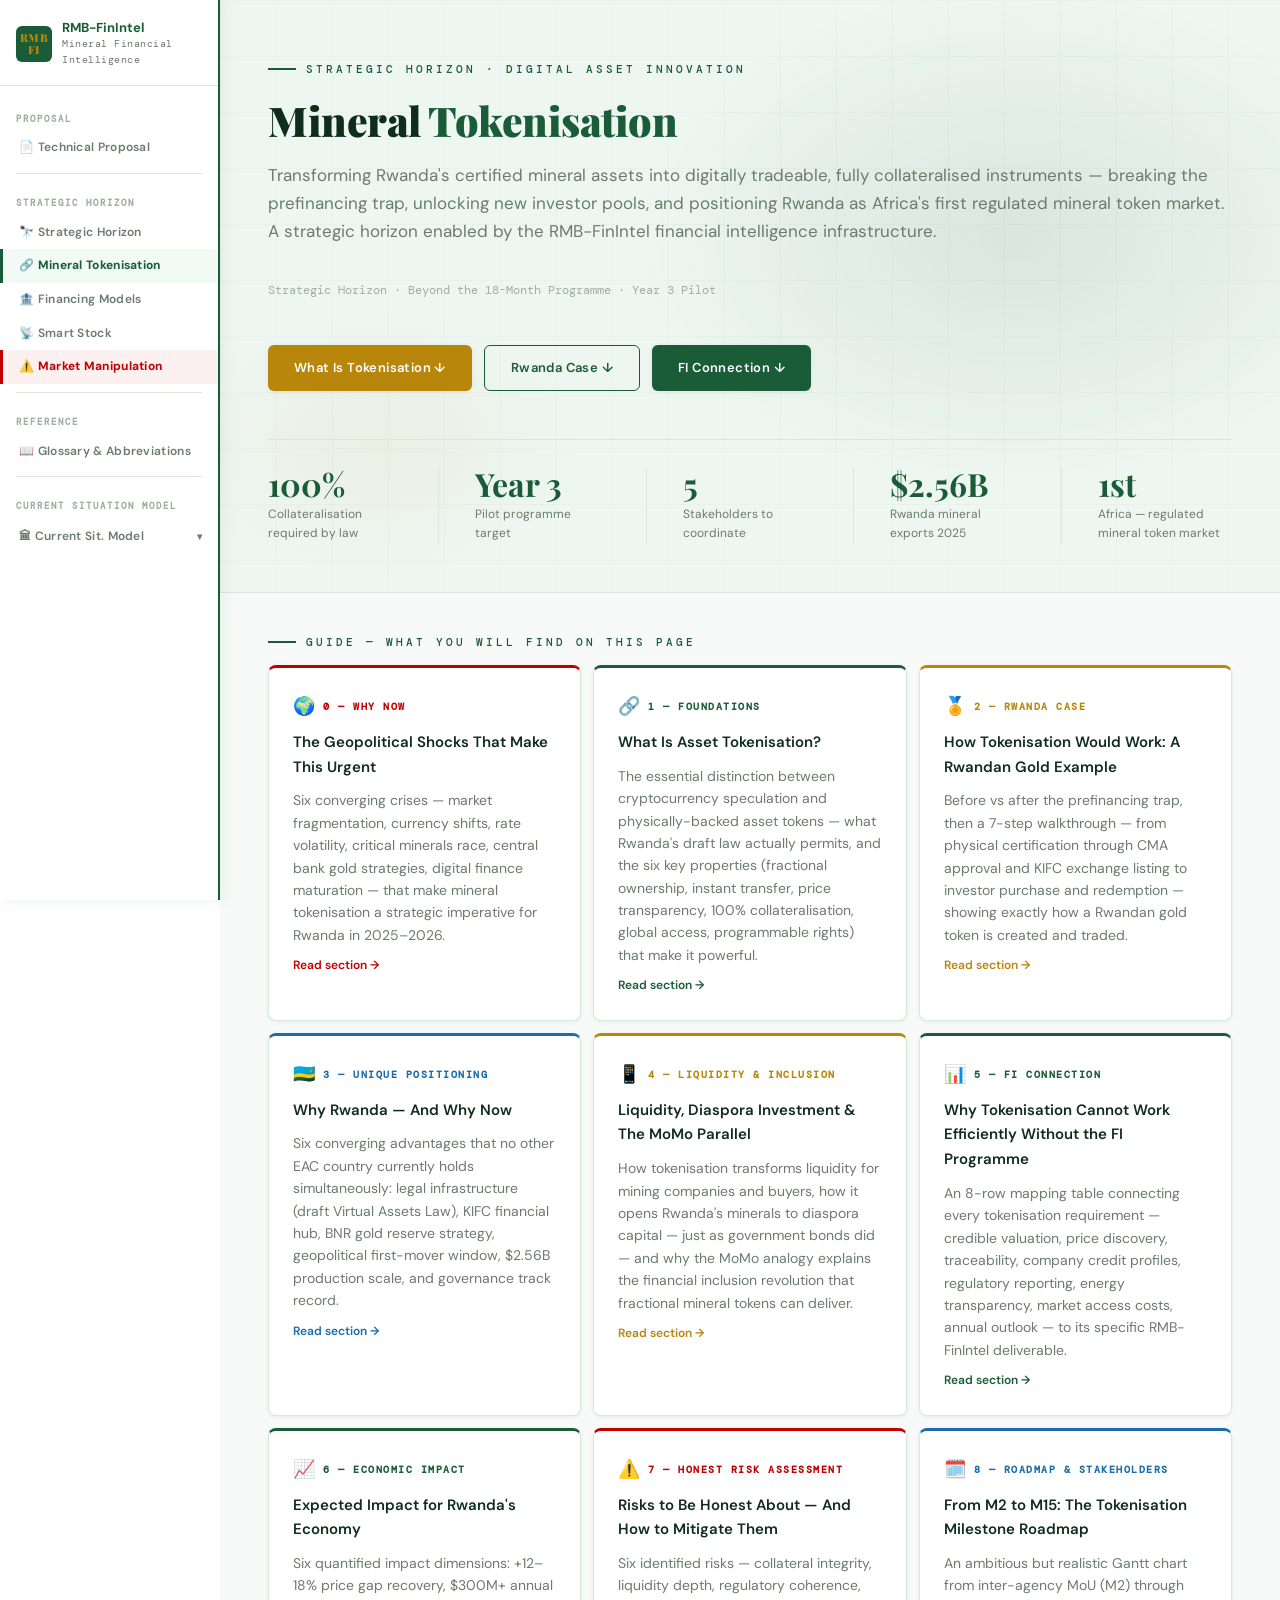
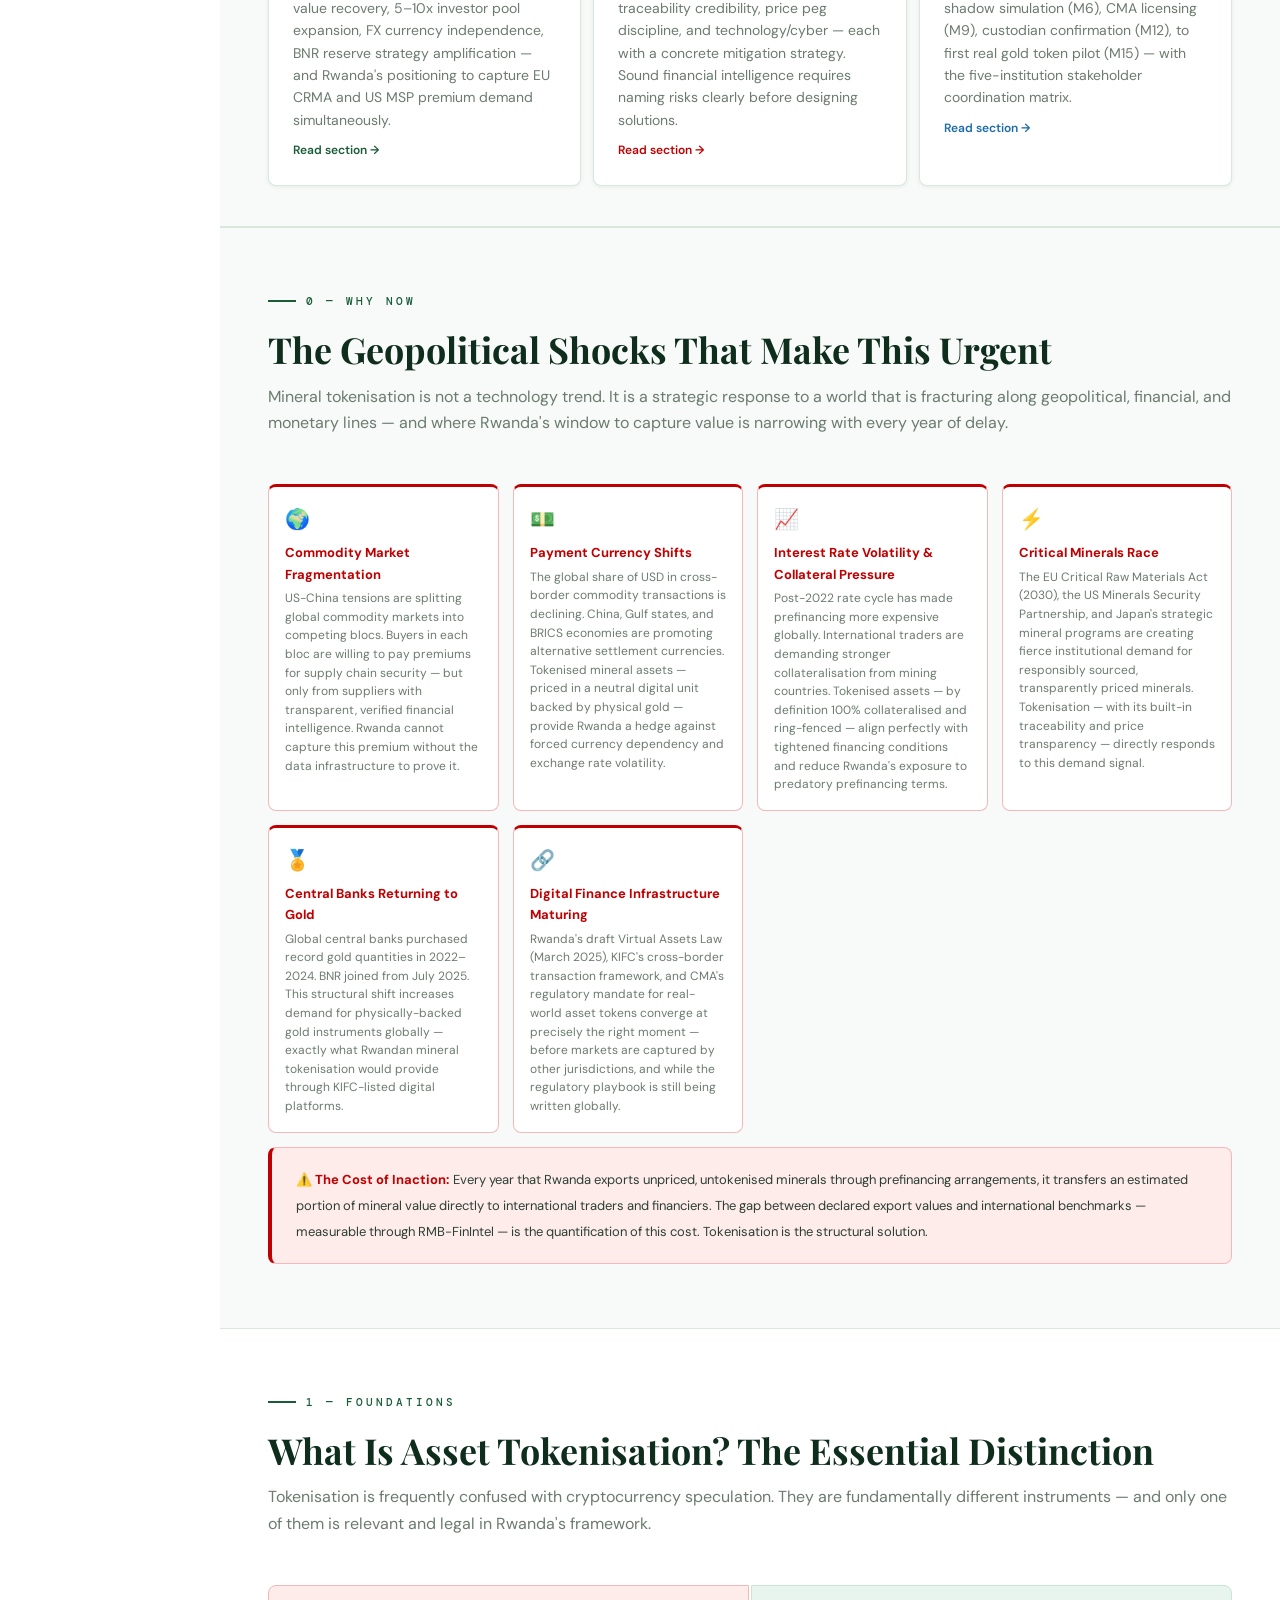
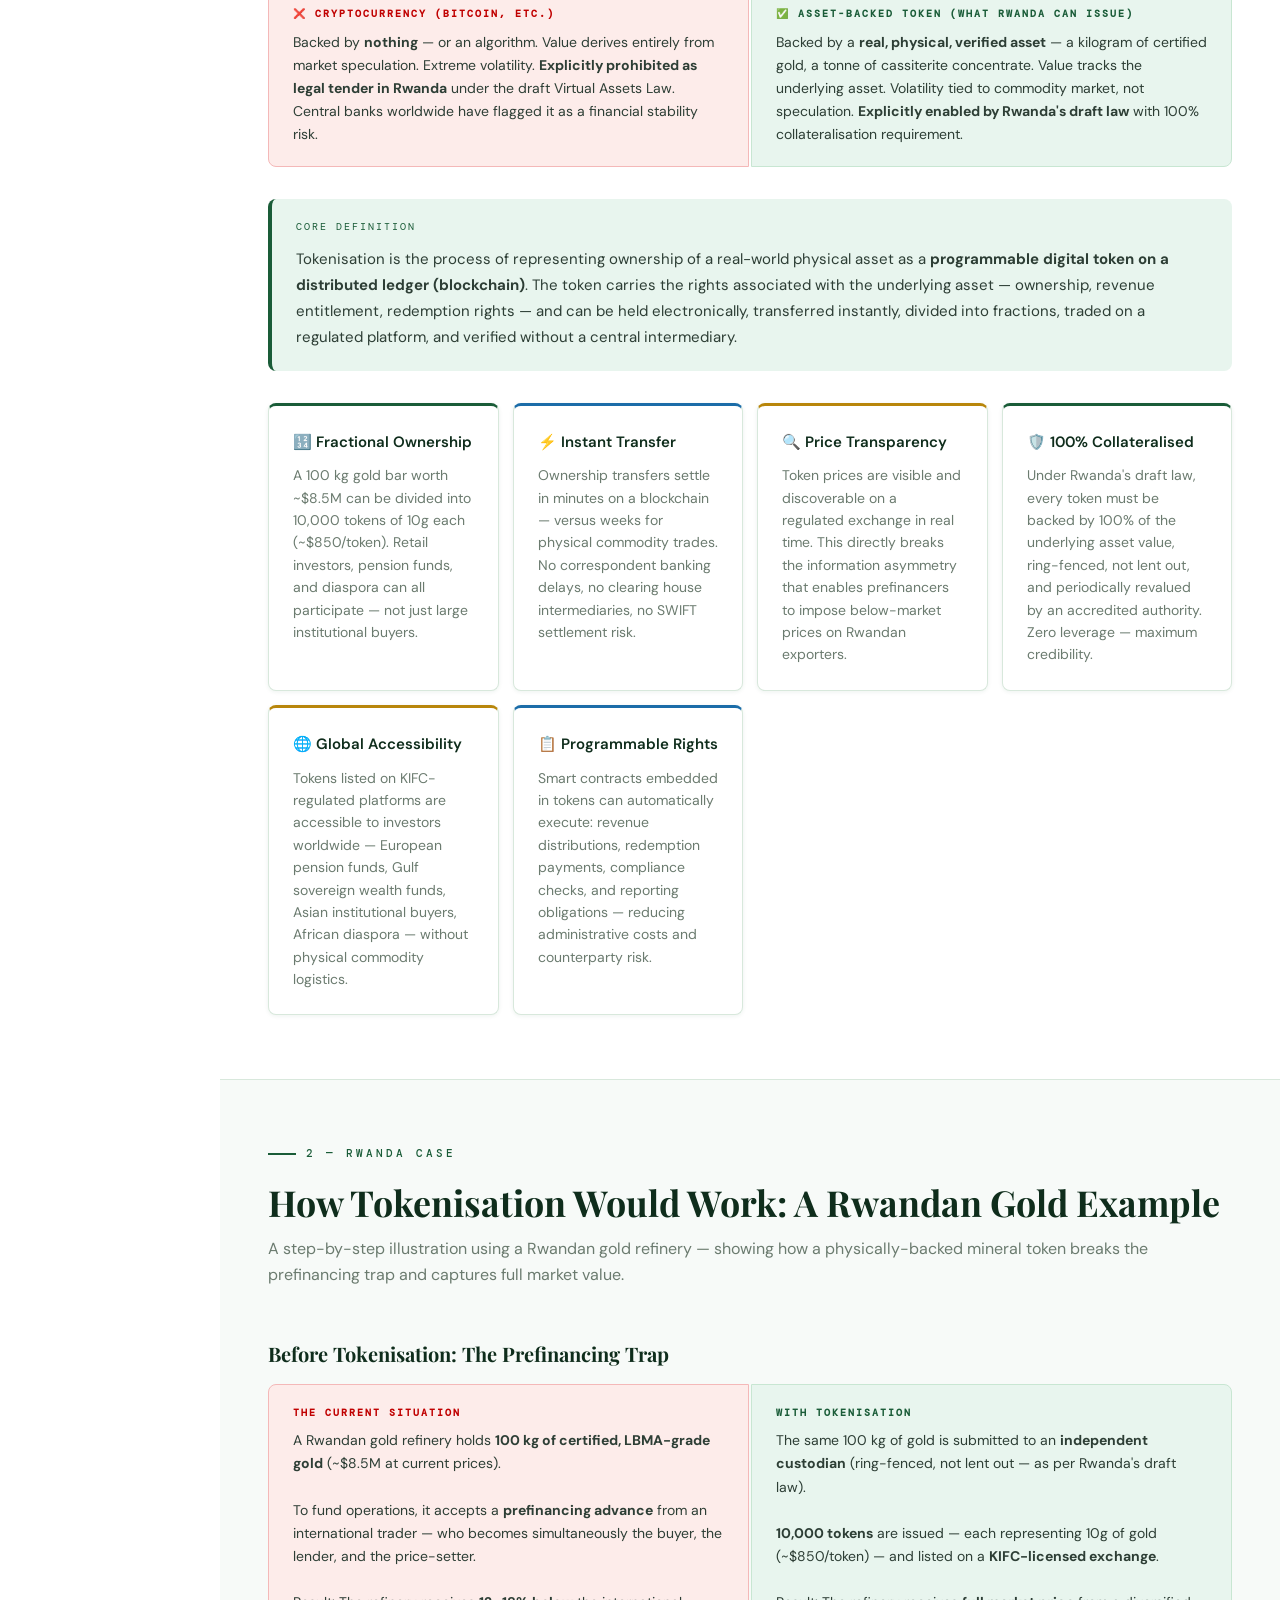
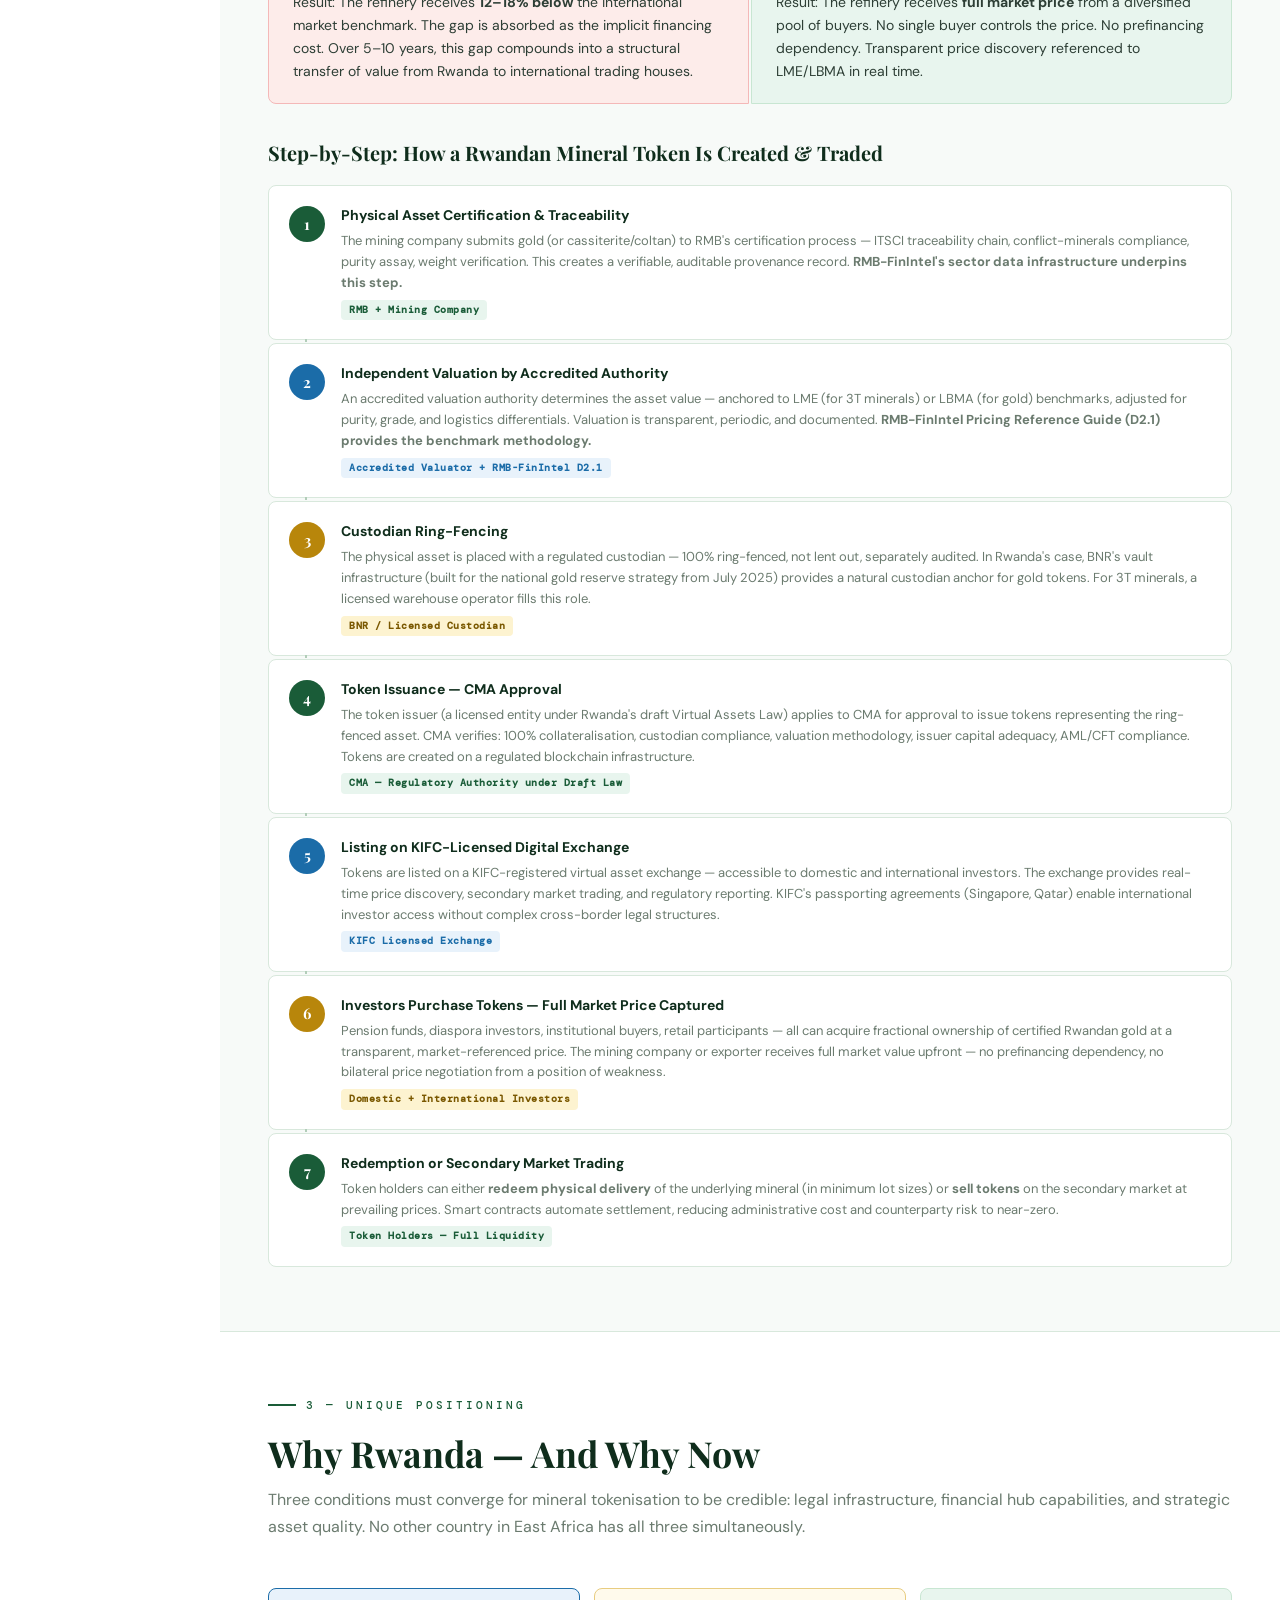
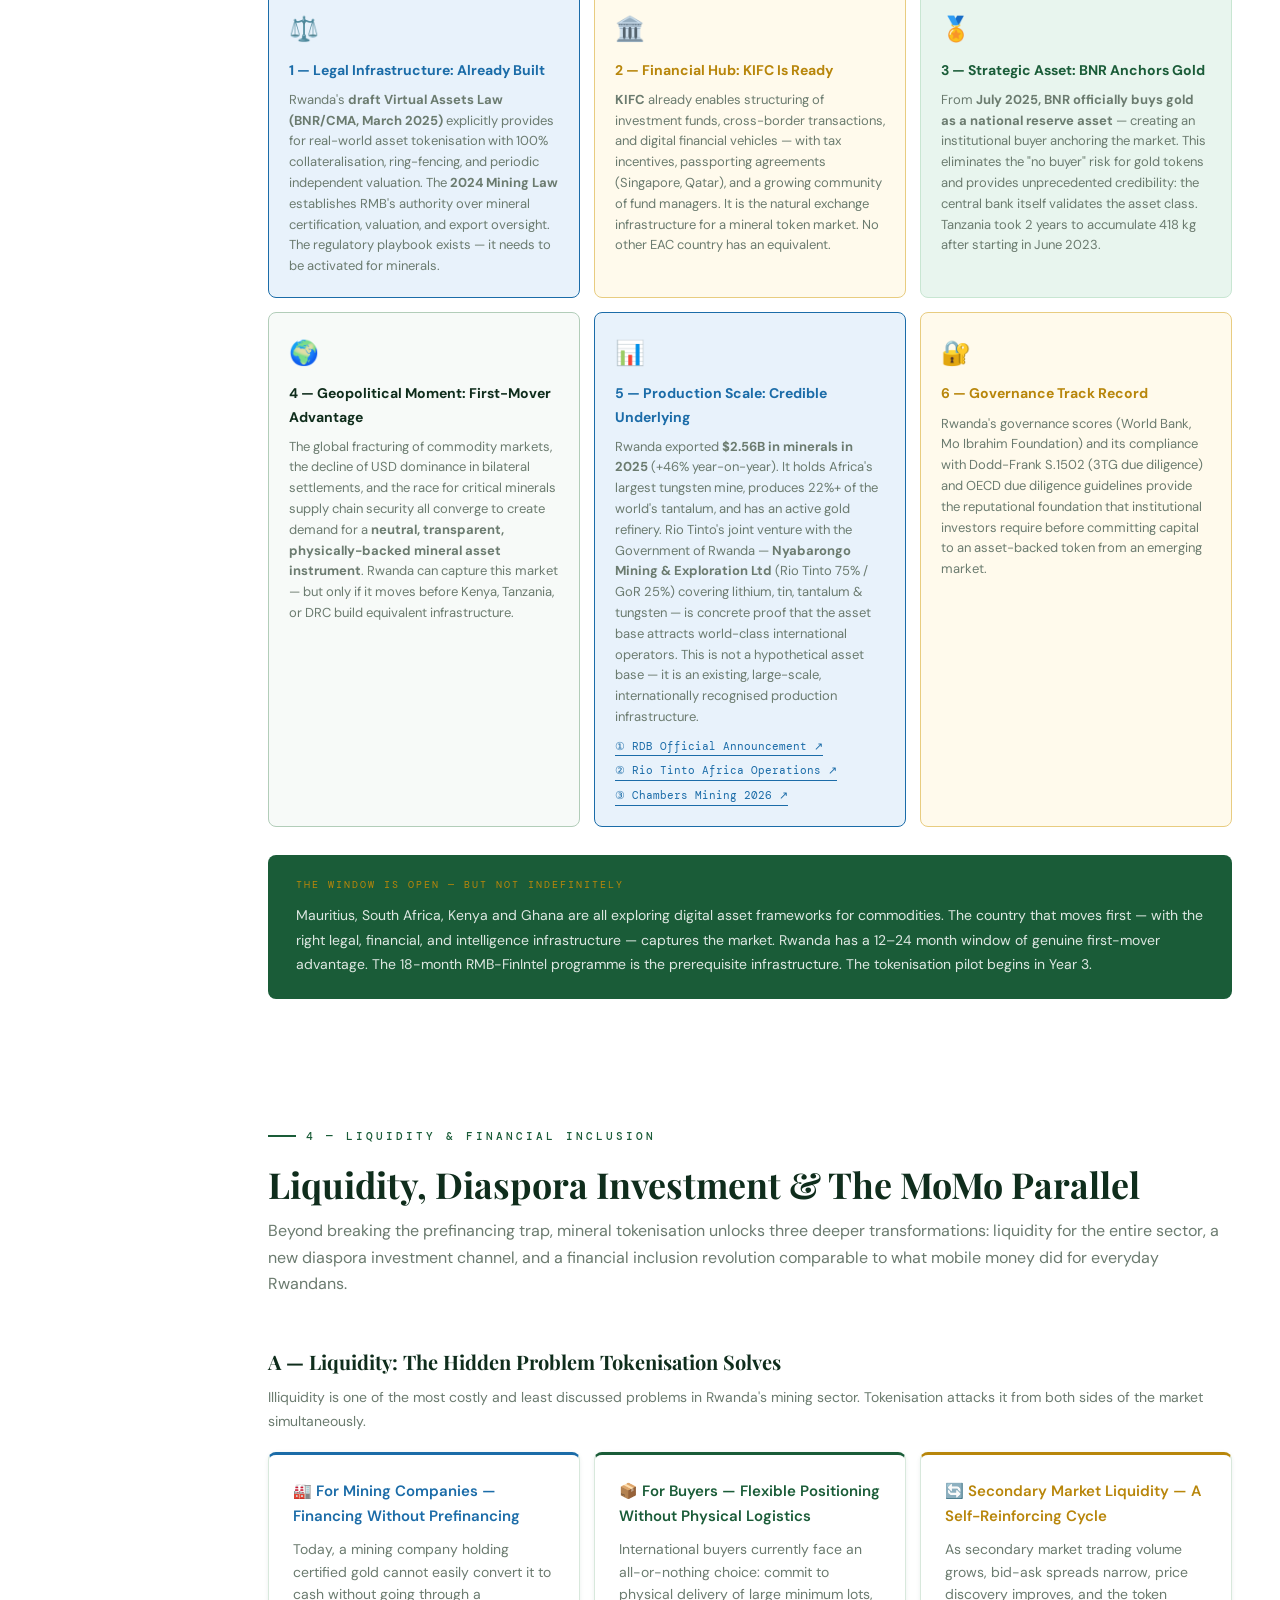
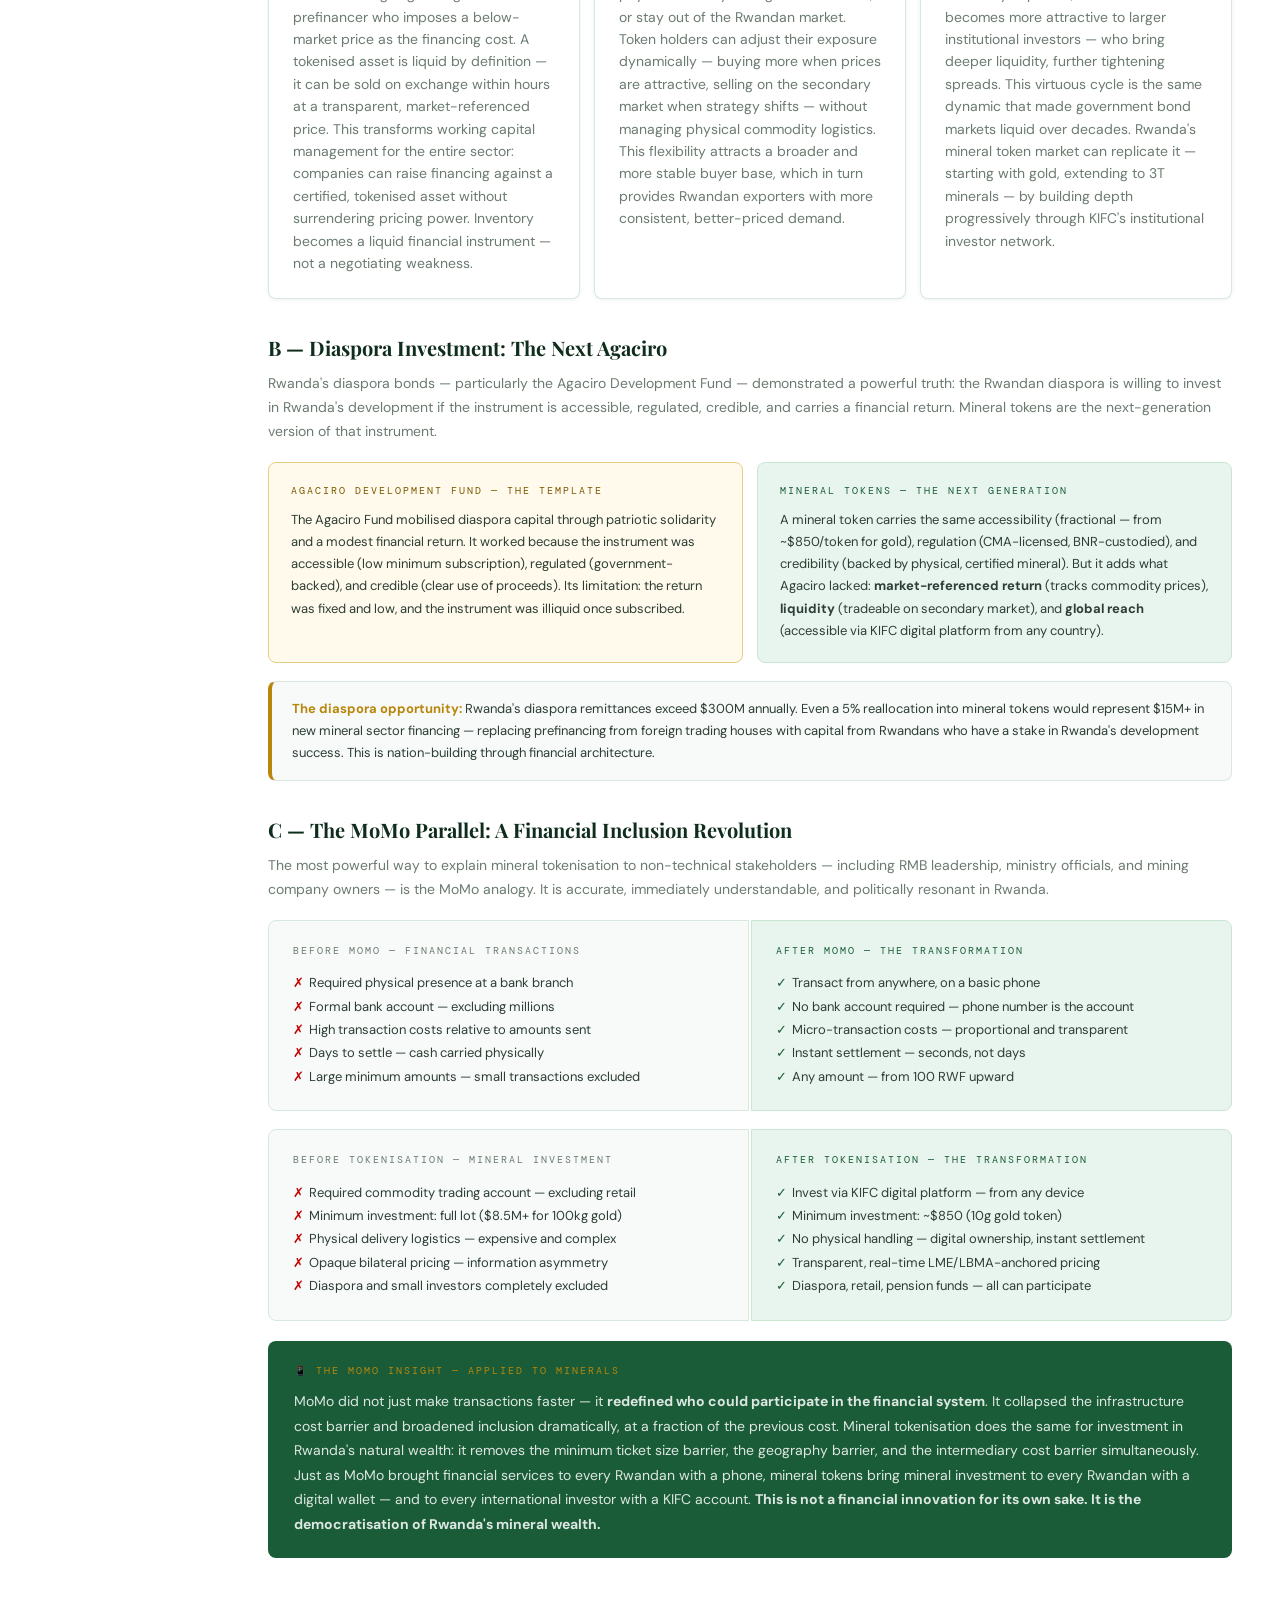
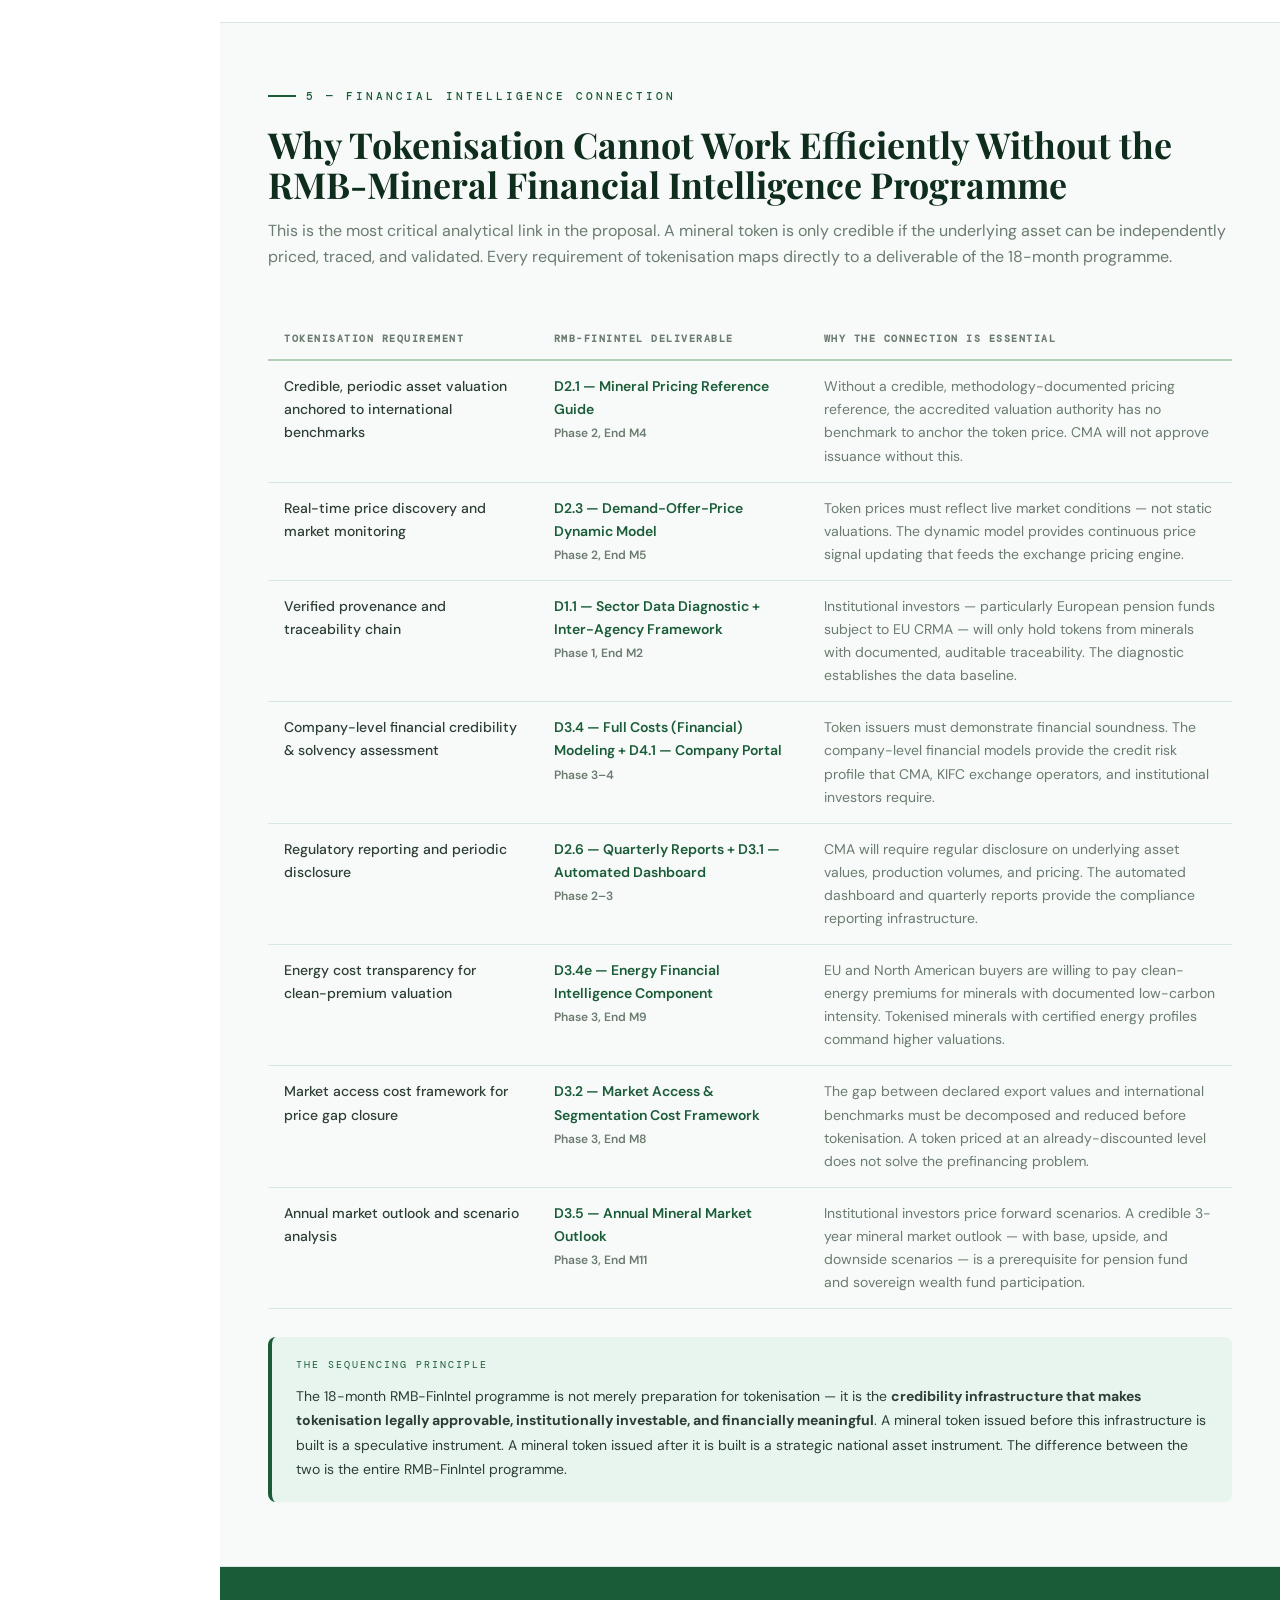
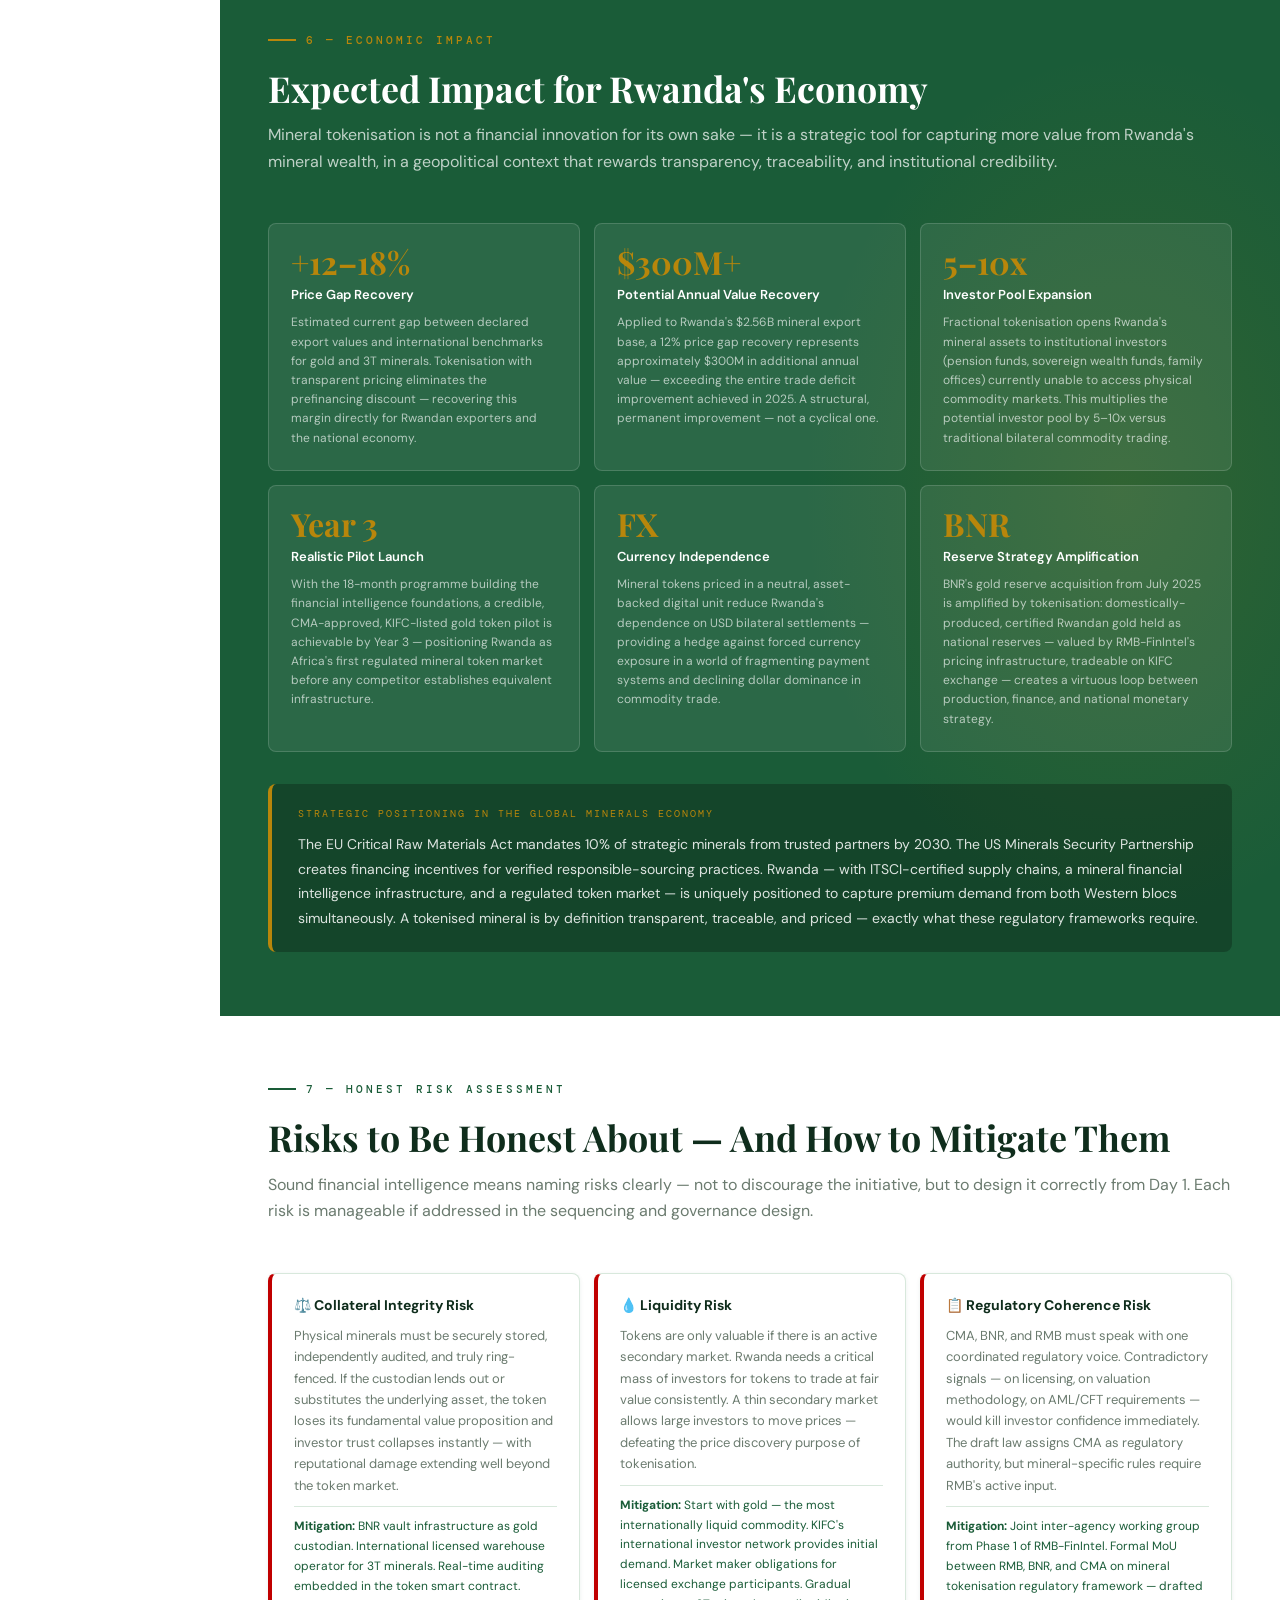
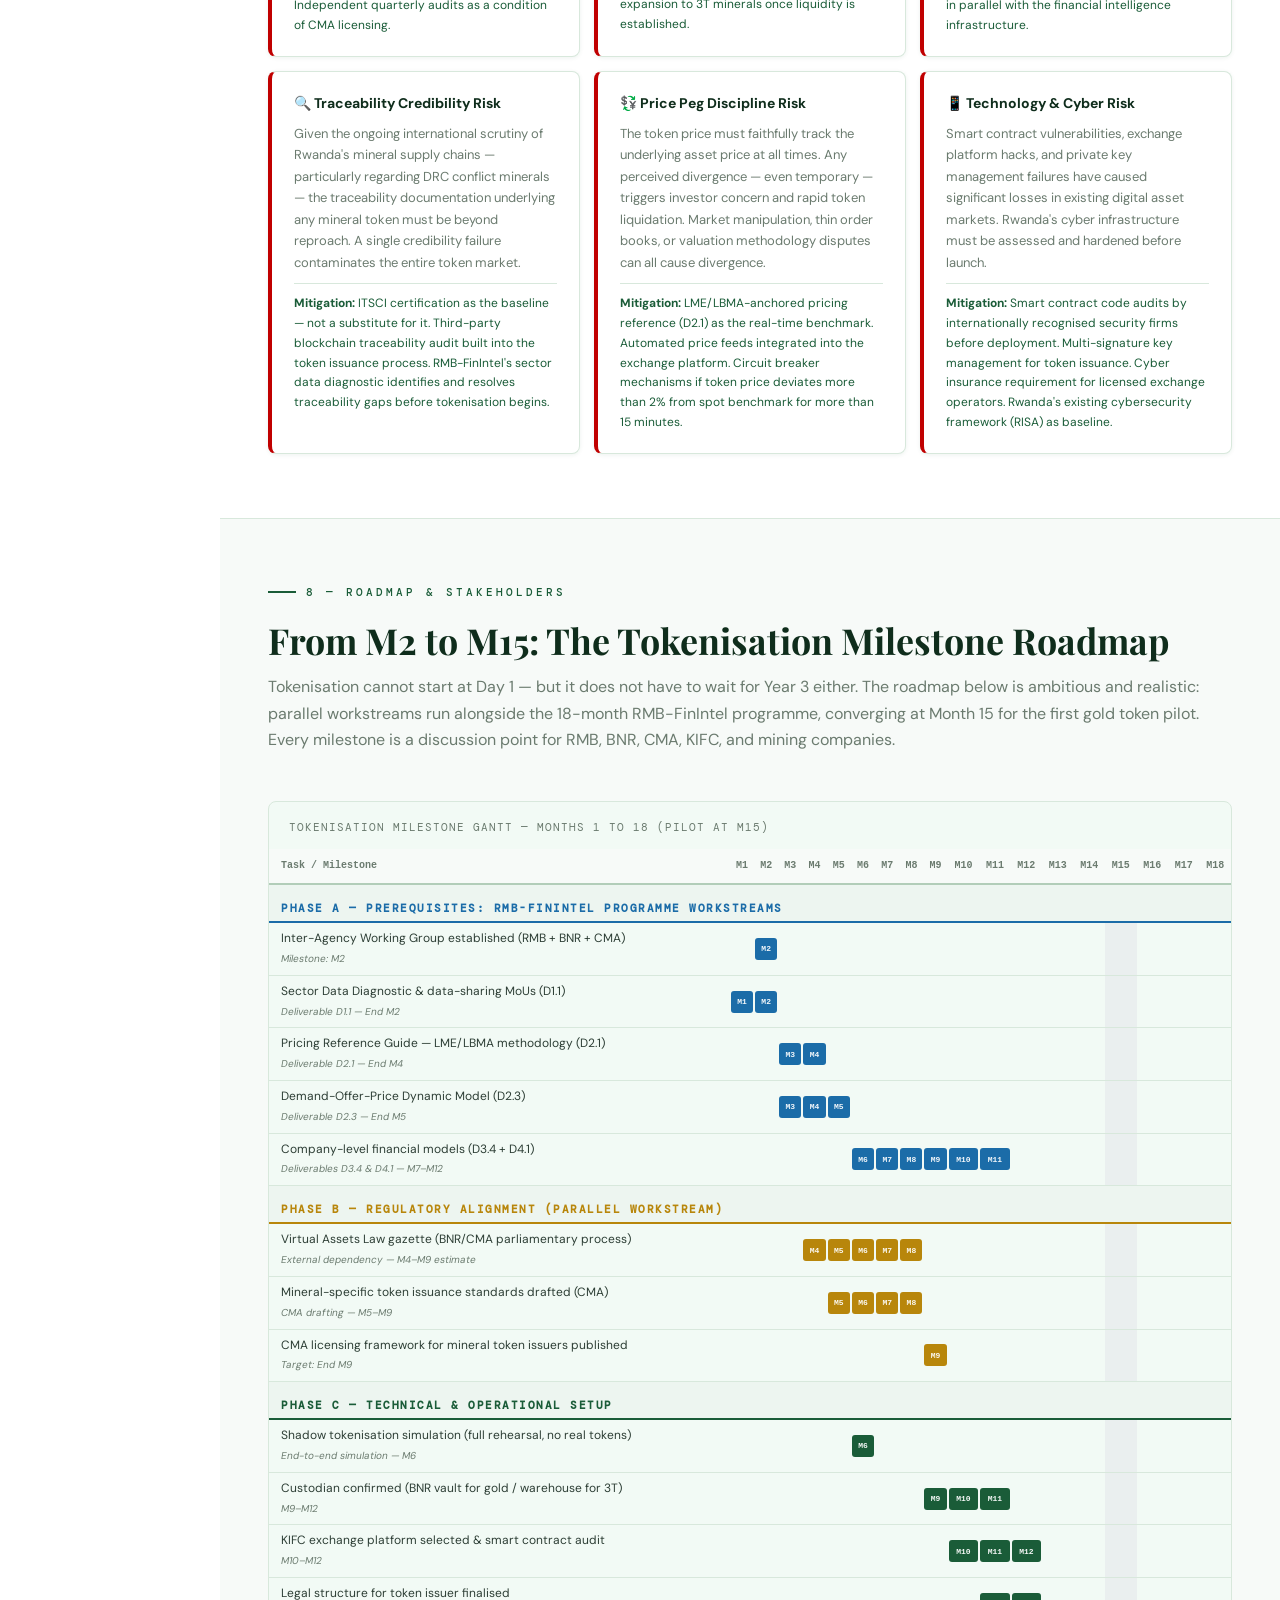
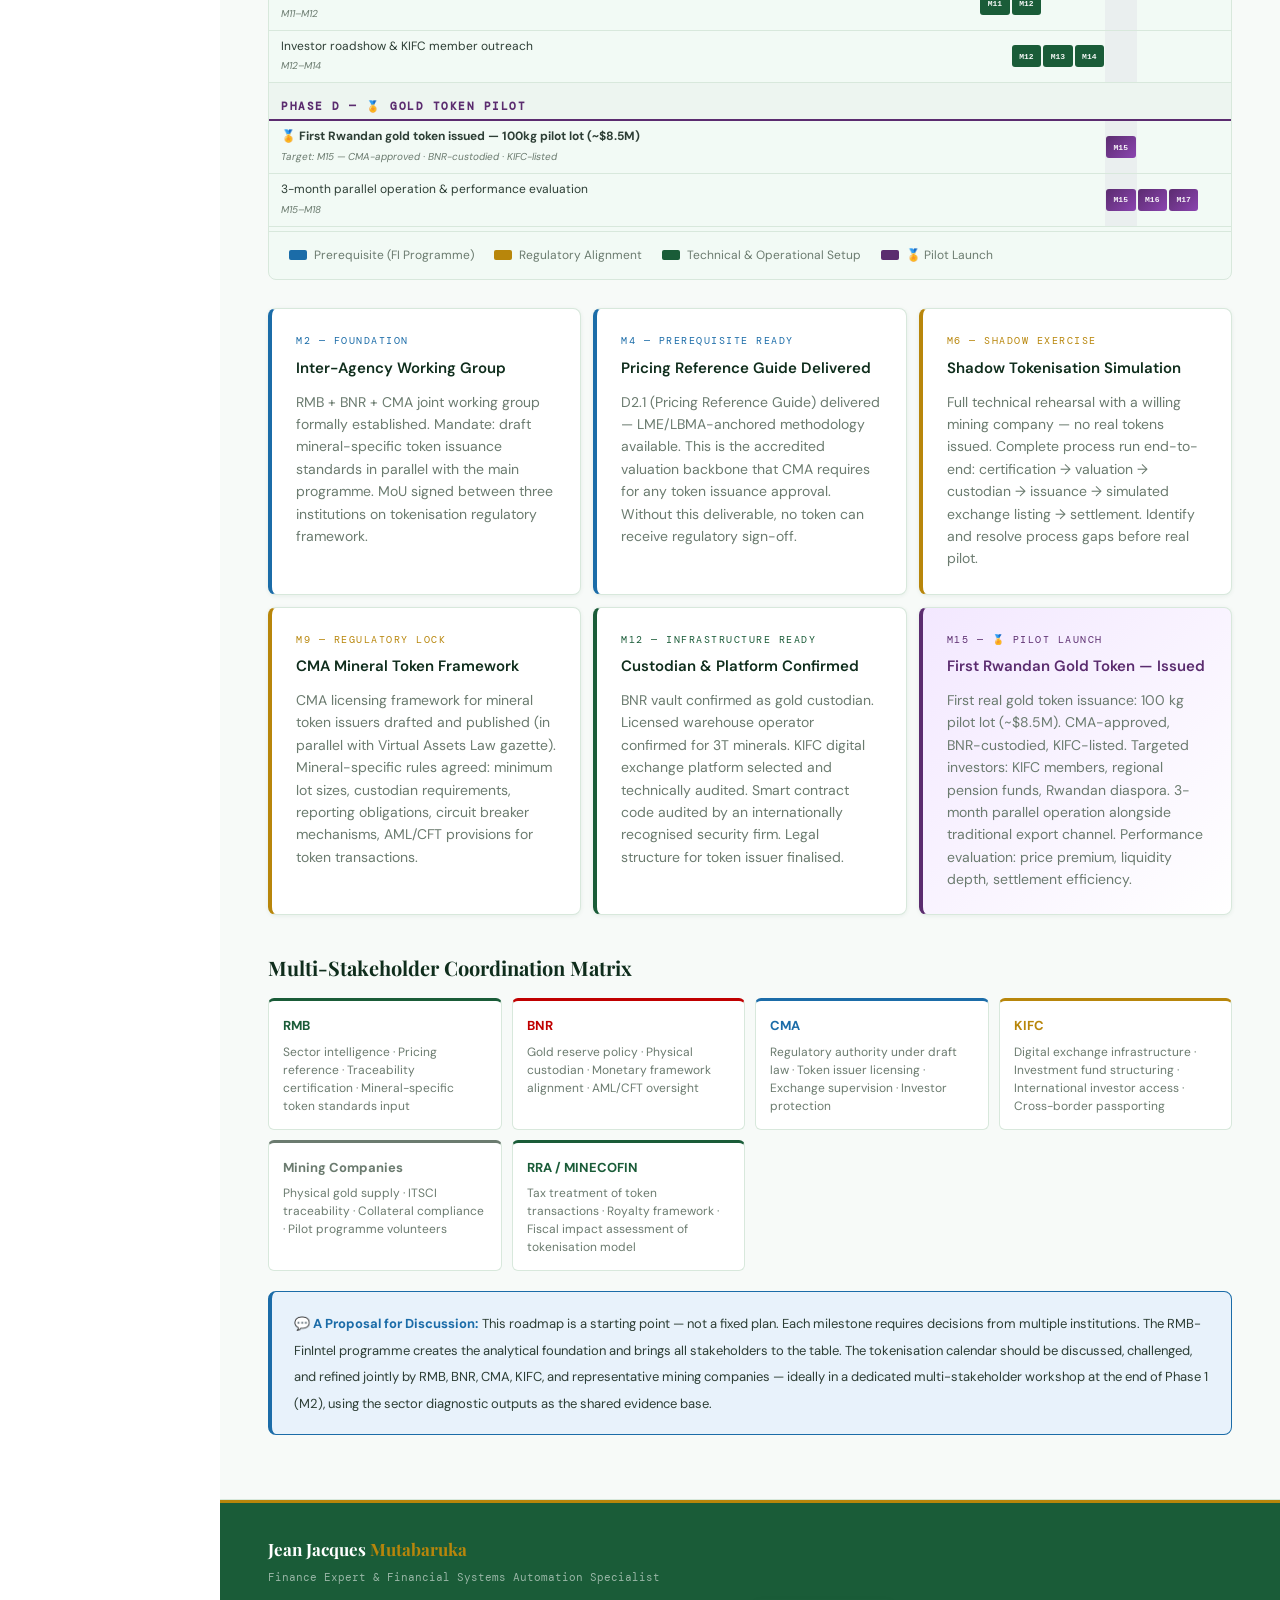
<file: tokenisation.html>
<!DOCTYPE html>
<html lang="en">
<head>
  <meta charset="UTF-8"/>
  <meta name="viewport" content="width=device-width,initial-scale=1"/>
  <title>Mineral Tokenisation — RMB-FinIntel</title>
  <link rel="stylesheet" href="shared.css"/>
  <style>
    /* ── PAGE-SPECIFIC STYLES ───────────────────────────────────── */

    /* Geopolitical context banner */
    .geo-grid {
      display: grid;
      grid-template-columns: repeat(auto-fill, minmax(220px,1fr));
      gap: 14px;
      margin-bottom: 14px;
    }
    .geo-card {
      background: #FFFFFF;
      border: 1px solid #F4B8B8;
      border-top: 3px solid var(--red);
      border-radius: var(--radius);
      padding: 16px;
    }
    .geo-card-icon { font-size: 20px; margin-bottom: 6px; }
    .geo-card-title { font-size: 13px; font-weight: 700; color: var(--red); margin-bottom: 4px; }
    .geo-card-body  { font-size: 12px; color: var(--text-muted); line-height: 1.55; }

    /* What / Why / How comparison */
    .compare-row {
      display: grid;
      grid-template-columns: 1fr 1fr;
      gap: 2px;
      margin-bottom: 24px;
    }
    .compare-cell {
      padding: 20px 24px;
      font-size: 14px;
      line-height: 1.65;
      color: var(--text-body);
    }
    .compare-cell.left  { background: var(--red-lt);  border: 1px solid #F4B8B8; border-radius: var(--radius) 0 0 var(--radius); }
    .compare-cell.right { background: var(--g-pale);  border: 1px solid var(--g-lt);  border-radius: 0 var(--radius) var(--radius) 0; }
    .compare-label { font-family: var(--font-m); font-size: 10px; letter-spacing: 2px; text-transform: uppercase; font-weight: 700; margin-bottom: 8px; }
    .compare-label.red   { color: var(--red); }
    .compare-label.green { color: var(--g-deep); }

    /* Step flow */
    .step-flow { display: flex; flex-direction: column; gap: 3px; }
    .step {
      display: flex; align-items: flex-start; gap: 16px;
      background: #FFFFFF; border: 1px solid var(--border-lt);
      border-radius: var(--radius); padding: 18px 20px;
      position: relative;
    }
    .step::before {
      content: ''; position: absolute; left: 36px; bottom: -3px;
      width: 2px; height: 3px; background: var(--border-md); z-index: 1;
    }
    .step:last-child::before { display: none; }
    .step-num {
      width: 36px; height: 36px; border-radius: 50%; flex-shrink: 0;
      display: flex; align-items: center; justify-content: center;
      font-family: var(--font-d); font-weight: 700; font-size: 15px;
      color: #FFFFFF; margin-top: 2px;
    }
    .step-title { font-size: 14px; font-weight: 700; color: var(--text-head); margin-bottom: 4px; }
    .step-body  { font-size: 13px; color: var(--text-muted); line-height: 1.6; }
    .step-badge { display: inline-block; font-family: var(--font-m); font-size: 10px; padding: 2px 8px; border-radius: 4px; margin-top: 6px; font-weight: 600; letter-spacing: 0.5px; }

    /* Positioning matrix */
    .pos-grid {
      display: grid;
      grid-template-columns: repeat(auto-fill, minmax(240px,1fr));
      gap: 14px;
    }
    .pos-card {
      border-radius: var(--radius);
      padding: 20px;
      border: 1px solid var(--border-lt);
    }
    .pos-icon  { font-size: 24px; margin-bottom: 10px; }
    .pos-title { font-size: 14px; font-weight: 700; margin-bottom: 8px; }
    .pos-body  { font-size: 13px; color: var(--text-muted); line-height: 1.6; }

    /* FI connection table */
    .fi-table { width: 100%; border-collapse: collapse; font-size: 14px; }
    .fi-table th {
      text-align: left; padding: 12px 16px;
      font-family: var(--font-m); font-size: 10px; letter-spacing: 1.5px;
      text-transform: uppercase; color: var(--text-muted);
      background: var(--surface-1); border-bottom: 2px solid var(--border-md);
    }
    .fi-table td { padding: 14px 16px; vertical-align: top; border-bottom: 1px solid var(--border-lt); }
    .fi-table tr:nth-child(even) td { background: var(--surface-1); }
    .fi-table tr:hover td { background: var(--g-xpale); }
    .fi-table .req { color: var(--text-body); font-weight: 500; }
    .fi-table .del { color: var(--g-deep); font-weight: 600; }
    .fi-table .why { color: var(--text-muted); }

    /* Impact cards */
    .impact-grid {
      display: grid;
      grid-template-columns: repeat(auto-fill, minmax(240px,1fr));
      gap: 14px;
    }
    .impact-card {
      background: rgba(255,255,255,0.08);
      border: 1px solid rgba(255,255,255,0.15);
      border-radius: var(--radius);
      padding: 22px;
    }
    .impact-n {
      font-family: var(--font-d); font-size: 32px; font-weight: 700;
      color: var(--gold); line-height: 1; margin-bottom: 6px;
    }
    .impact-label { font-size: 13px; font-weight: 600; color: #FFFFFF; margin-bottom: 8px; }
    .impact-body  { font-size: 12px; color: rgba(255,255,255,0.65); line-height: 1.6; }

    /* Risk cards */
    .risk-grid {
      display: grid;
      grid-template-columns: repeat(auto-fill, minmax(280px,1fr));
      gap: 14px;
    }
    .risk-card {
      background: #FFFFFF;
      border: 1px solid var(--border-lt);
      border-left: 4px solid var(--red);
      border-radius: var(--radius);
      padding: 20px 22px;
      box-shadow: var(--shadow-sm);
    }
    .risk-card:hover { box-shadow: var(--shadow-md); transform: translateY(-2px); transition: all 0.22s; }
    .risk-title { font-size: 14px; font-weight: 700; color: var(--text-head); margin-bottom: 8px; }
    .risk-body  { font-size: 13px; color: var(--text-muted); line-height: 1.65; }
    .risk-mitig { margin-top: 10px; padding-top: 10px; border-top: 1px solid var(--border-lt); font-size: 12px; color: var(--g-deep); }
    .risk-mitig strong { font-weight: 700; }

    /* Timeline roadmap */
    .roadmap { display: grid; grid-template-columns: repeat(auto-fill,minmax(220px,1fr)); gap: 14px; }
    .roadmap-phase {
      border-radius: var(--radius); overflow: hidden;
      border: 1px solid var(--border-lt); box-shadow: var(--shadow-sm);
    }
    .roadmap-header { padding: 14px 16px; font-weight: 700; font-size: 14px; color: #FFFFFF; }
    .roadmap-body   { padding: 14px 16px; background: #FFFFFF; }
    .roadmap-period { font-family: var(--font-m); font-size: 10px; letter-spacing: 1px; opacity: 0.8; margin-bottom: 4px; }
    .roadmap-title  { font-size: 13px; font-weight: 700; margin-bottom: 10px; }
    .roadmap-items  { font-size: 12px; color: var(--text-muted); line-height: 1.7; }
    .roadmap-items li { list-style: none; padding-left: 14px; position: relative; }
    .roadmap-items li::before { content: '·'; position: absolute; left: 0; color: inherit; }

    /* Stakeholder coordination */
    .stakeholder-grid {
      display: grid;
      grid-template-columns: repeat(auto-fill, minmax(190px,1fr));
      gap: 10px;
    }
    .stakeholder-card {
      background: #FFFFFF;
      border: 1px solid var(--border-lt);
      border-radius: 6px;
      padding: 14px;
    }
    .stakeholder-name { font-weight: 700; font-size: 13px; margin-bottom: 6px; }
    .stakeholder-role { font-size: 12px; color: var(--text-muted); line-height: 1.5; }


    /* Tokenisation Gantt */
    .tok-gantt-table { min-width:820px; width:100%; border-collapse:collapse; }
    .tok-gantt-table th { padding:9px 6px; font-size:10px; font-family:var(--font-m); letter-spacing:0.8px; color:var(--text-muted); border-bottom:2px solid var(--border-md); text-align:center; background:var(--surface-1); }
    .tok-gantt-table th.g-task { text-align:left; min-width:260px; padding-left:12px; }
    .tok-gantt-table td { padding:0; border-bottom:1px solid var(--border-lt); vertical-align:middle; }
    .tok-gantt-table td.g-label { padding:7px 12px 7px 12px; font-size:12px; color:var(--text-body); white-space:nowrap; border-bottom:1px solid var(--border-lt); }
    .tok-gantt-table td.g-label.g-ph { font-family:var(--font-m); font-size:11px; letter-spacing:1.2px; text-transform:uppercase; font-weight:700; padding-top:14px; padding-bottom:4px; border-bottom:none; background:rgba(0,0,0,0.02); }
    .tok-gantt-table td.g-label small { display:block; font-size:10px; color:var(--text-muted); font-style:italic; font-weight:normal; letter-spacing:0; text-transform:none; }

    /* RESPONSIVE */
    @media (max-width: 768px) {
      .compare-row { grid-template-columns: 1fr; }
      .compare-cell.left  { border-radius: var(--radius) var(--radius) 0 0; }
      .compare-cell.right { border-radius: 0 0 var(--radius) var(--radius); }
    }
  </style>
</head>
<body>
<aside class="rmb-sidebar" id="rmb-sidebar">
  <div class="sb-logo-block">
    <div class="sb-logo">RMB<br>FI</div>
    <div>
      <div class="sb-brand-main">RMB-FinIntel</div>
      <div class="sb-brand-sub">Mineral Financial Intelligence</div>
    </div>
  </div>
  <nav class="sb-nav">
    <span class="sb-section-label">Proposal</span>
    <a href="index.html">📄 Technical Proposal</a>
    <div class="sb-divider"></div>
    <span class="sb-section-label">Strategic Horizon</span>
    <a href="index.html#strategic-horizon">🔭 Strategic Horizon</a>
    <a href="tokenisation.html" class="active">🔗 Mineral Tokenisation</a>
    <a href="financing-models.html">🏦 Financing Models</a>
    <a href="smart-stock.html">📡 Smart Stock</a>
    <a href="market-manipulation.html" style="color:#C00000;background:rgba(192,0,0,0.06);border-left-color:#C00000;font-weight:700">⚠️ Market Manipulation</a>
    <div class="sb-divider"></div>
    <span class="sb-section-label">Reference</span>
    <a href="glossary.html">📖 Glossary &amp; Abbreviations</a>
    <div class="sb-divider"></div>
    <span class="sb-section-label">Current Situation Model</span>
    <button class="sb-group-trigger" id="sb-csm-trigger" onclick="sbToggle(this)">
      <span>🏛 Current Sit. Model</span>
      <span class="sb-arrow">▾</span>
    </button>
    <div class="sb-group-items" id="sb-csm-items">
      <a href="architecture.html" class="sb-sub">🏗 Architecture</a>
      <a href="energy.html" class="sb-sub">⚡ Energy Component</a>
      <a href="demo.html" class="sb-sub">🔬 Tool Mock-up</a>
    </div>
  </nav>
</aside>

<!-- Mobile top bar -->
<div class="sb-topbar">
  <div class="sb-topbar-logo">RMB<br>FI</div>
  <div class="sb-topbar-title">RMB-FinIntel</div>
  <button class="sb-hamburger" id="sb-hbg" onclick="sbMobileToggle()" aria-label="Menu">
    <span></span><span></span><span></span>
  </button>
</div>
<div class="sb-overlay" id="sb-overlay" onclick="sbMobileClose()"></div>


<!-- NAV -->


<div class="page-wrap">

<!-- ═══════════════════════════════════════════════════════════
     HERO
════════════════════════════════════════════════════════════ -->
<div class="hero" style="min-height:56vh">
  <div class="hero-bg-mesh"></div>
  <div class="hero-grid"></div>
  <div class="hero-content">
    <div class="eyebrow fade-up au-1">Strategic Horizon · Digital Asset Innovation</div>
    <h1 class="hero-title fade-up au-2" style="white-space:normal">Mineral <span class="accent">Tokenisation</span></h1>
    <p class="hero-lead fade-up au-3">Transforming Rwanda's certified mineral assets into digitally tradeable, fully collateralised instruments — breaking the prefinancing trap, unlocking new investor pools, and positioning Rwanda as Africa's first regulated mineral token market. A strategic horizon enabled by the RMB-FinIntel financial intelligence infrastructure.</p>
    <p class="hero-meta fade-up au-4">Strategic Horizon · Beyond the 18-Month Programme · Year 3 Pilot</p>
    <div style="display:flex;gap:12px;flex-wrap:wrap" class="fade-up au-5">
      <a href="#what-is" class="btn btn-gold">What Is Tokenisation ↓</a>
      <a href="#rwanda-case" class="btn btn-outline">Rwanda Case ↓</a>
      <a href="#fi-connection" class="btn btn-green">FI Connection ↓</a>
    </div>

    <div class="stats-bar fade-up au-5">
      <div class="stat"><div class="stat-n">100%</div><div class="stat-l">Collateralisation required by law</div></div>
      <div class="stat"><div class="stat-n">Year 3</div><div class="stat-l">Pilot programme target</div></div>
      <div class="stat"><div class="stat-n">5</div><div class="stat-l">Stakeholders to coordinate</div></div>
      <div class="stat"><div class="stat-n">$2.56B</div><div class="stat-l">Rwanda mineral exports 2025</div></div>
      <div class="stat"><div class="stat-n">1st</div><div class="stat-l">Africa — regulated mineral token market</div></div>
    </div>
  </div>
</div>


<!-- ═══════════════════════════════════════════════════════════
     TABLE OF CONTENTS
════════════════════════════════════════════════════════════ -->
<section id="toc" class="section" style="padding-top:40px;padding-bottom:40px;background:var(--surface-1);border-bottom:1px solid var(--border-lt)">
  <div class="eyebrow" style="margin-bottom:14px">Guide — What You Will Find on This Page</div>
  <div style="display:grid;grid-template-columns:repeat(auto-fill,minmax(280px,1fr));gap:12px">

    <a href="#why-now" style="text-decoration:none">
      <div class="card" style="border-top:3px solid var(--red);cursor:pointer;height:100%">
        <div style="display:flex;align-items:center;gap:8px;margin-bottom:8px">
          <span style="font-size:18px">🌍</span>
          <div style="font-family:var(--font-m);font-size:10px;letter-spacing:1.5px;text-transform:uppercase;color:var(--red);font-weight:700">0 — Why Now</div>
        </div>
        <div class="card-title">The Geopolitical Shocks That Make This Urgent</div>
        <div class="card-body">Six converging crises — market fragmentation, currency shifts, rate volatility, critical minerals race, central bank gold strategies, digital finance maturation — that make mineral tokenisation a strategic imperative for Rwanda in 2025–2026.</div>
        <div style="margin-top:10px;font-size:12px;color:var(--red);font-weight:600">Read section →</div>
      </div>
    </a>

    <a href="#what-is" style="text-decoration:none">
      <div class="card" style="border-top:3px solid var(--g-deep);cursor:pointer;height:100%">
        <div style="display:flex;align-items:center;gap:8px;margin-bottom:8px">
          <span style="font-size:18px">🔗</span>
          <div style="font-family:var(--font-m);font-size:10px;letter-spacing:1.5px;text-transform:uppercase;color:var(--g-deep);font-weight:700">1 — Foundations</div>
        </div>
        <div class="card-title">What Is Asset Tokenisation?</div>
        <div class="card-body">The essential distinction between cryptocurrency speculation and physically-backed asset tokens — what Rwanda's draft law actually permits, and the six key properties (fractional ownership, instant transfer, price transparency, 100% collateralisation, global access, programmable rights) that make it powerful.</div>
        <div style="margin-top:10px;font-size:12px;color:var(--g-deep);font-weight:600">Read section →</div>
      </div>
    </a>

    <a href="#rwanda-case" style="text-decoration:none">
      <div class="card" style="border-top:3px solid var(--gold);cursor:pointer;height:100%">
        <div style="display:flex;align-items:center;gap:8px;margin-bottom:8px">
          <span style="font-size:18px">🏅</span>
          <div style="font-family:var(--font-m);font-size:10px;letter-spacing:1.5px;text-transform:uppercase;color:var(--gold);font-weight:700">2 — Rwanda Case</div>
        </div>
        <div class="card-title">How Tokenisation Would Work: A Rwandan Gold Example</div>
        <div class="card-body">Before vs after the prefinancing trap, then a 7-step walkthrough — from physical certification through CMA approval and KIFC exchange listing to investor purchase and redemption — showing exactly how a Rwandan gold token is created and traded.</div>
        <div style="margin-top:10px;font-size:12px;color:var(--gold);font-weight:600">Read section →</div>
      </div>
    </a>

    <a href="#why-rwanda" style="text-decoration:none">
      <div class="card" style="border-top:3px solid var(--blue);cursor:pointer;height:100%">
        <div style="display:flex;align-items:center;gap:8px;margin-bottom:8px">
          <span style="font-size:18px;font-family:var(--font-b)">🇷🇼</span>
          <div style="font-family:var(--font-m);font-size:10px;letter-spacing:1.5px;text-transform:uppercase;color:var(--blue);font-weight:700">3 — Unique Positioning</div>
        </div>
        <div class="card-title">Why Rwanda — And Why Now</div>
        <div class="card-body">Six converging advantages that no other EAC country currently holds simultaneously: legal infrastructure (draft Virtual Assets Law), KIFC financial hub, BNR gold reserve strategy, geopolitical first-mover window, $2.56B production scale, and governance track record.</div>
        <div style="margin-top:10px;font-size:12px;color:var(--blue);font-weight:600">Read section →</div>
      </div>
    </a>

    <a href="#liquidity-diaspora" style="text-decoration:none">
      <div class="card" style="border-top:3px solid var(--gold);cursor:pointer;height:100%">
        <div style="display:flex;align-items:center;gap:8px;margin-bottom:8px">
          <span style="font-size:18px">📱</span>
          <div style="font-family:var(--font-m);font-size:10px;letter-spacing:1.5px;text-transform:uppercase;color:var(--gold);font-weight:700">4 — Liquidity & Inclusion</div>
        </div>
        <div class="card-title">Liquidity, Diaspora Investment & The MoMo Parallel</div>
        <div class="card-body">How tokenisation transforms liquidity for mining companies and buyers, how it opens Rwanda's minerals to diaspora capital — just as government bonds did — and why the MoMo analogy explains the financial inclusion revolution that fractional mineral tokens can deliver.</div>
        <div style="margin-top:10px;font-size:12px;color:var(--gold);font-weight:600">Read section →</div>
      </div>
    </a>

    <a href="#fi-connection" style="text-decoration:none">
      <div class="card" style="border-top:3px solid var(--g-deep);cursor:pointer;height:100%">
        <div style="display:flex;align-items:center;gap:8px;margin-bottom:8px">
          <span style="font-size:18px">📊</span>
          <div style="font-family:var(--font-m);font-size:10px;letter-spacing:1.5px;text-transform:uppercase;color:var(--g-deep);font-weight:700">5 — FI Connection</div>
        </div>
        <div class="card-title">Why Tokenisation Cannot Work Efficiently Without the FI Programme</div>
        <div class="card-body">An 8-row mapping table connecting every tokenisation requirement — credible valuation, price discovery, traceability, company credit profiles, regulatory reporting, energy transparency, market access costs, annual outlook — to its specific RMB-FinIntel deliverable.</div>
        <div style="margin-top:10px;font-size:12px;color:var(--g-deep);font-weight:600">Read section →</div>
      </div>
    </a>

    <a href="#impact" style="text-decoration:none">
      <div class="card" style="border-top:3px solid var(--g-deep);cursor:pointer;height:100%">
        <div style="display:flex;align-items:center;gap:8px;margin-bottom:8px">
          <span style="font-size:18px">📈</span>
          <div style="font-family:var(--font-m);font-size:10px;letter-spacing:1.5px;text-transform:uppercase;color:var(--g-deep);font-weight:700">6 — Economic Impact</div>
        </div>
        <div class="card-title">Expected Impact for Rwanda's Economy</div>
        <div class="card-body">Six quantified impact dimensions: +12–18% price gap recovery, $300M+ annual value recovery, 5–10x investor pool expansion, FX currency independence, BNR reserve strategy amplification — and Rwanda's positioning to capture EU CRMA and US MSP premium demand simultaneously.</div>
        <div style="margin-top:10px;font-size:12px;color:var(--g-deep);font-weight:600">Read section →</div>
      </div>
    </a>

    <a href="#risks" style="text-decoration:none">
      <div class="card" style="border-top:3px solid var(--red);cursor:pointer;height:100%">
        <div style="display:flex;align-items:center;gap:8px;margin-bottom:8px">
          <span style="font-size:18px">⚠️</span>
          <div style="font-family:var(--font-m);font-size:10px;letter-spacing:1.5px;text-transform:uppercase;color:var(--red);font-weight:700">7 — Honest Risk Assessment</div>
        </div>
        <div class="card-title">Risks to Be Honest About — And How to Mitigate Them</div>
        <div class="card-body">Six identified risks — collateral integrity, liquidity depth, regulatory coherence, traceability credibility, price peg discipline, and technology/cyber — each with a concrete mitigation strategy. Sound financial intelligence requires naming risks clearly before designing solutions.</div>
        <div style="margin-top:10px;font-size:12px;color:var(--red);font-weight:600">Read section →</div>
      </div>
    </a>

    <a href="#roadmap" style="text-decoration:none">
      <div class="card" style="border-top:3px solid var(--blue);cursor:pointer;height:100%">
        <div style="display:flex;align-items:center;gap:8px;margin-bottom:8px">
          <span style="font-size:18px">🗓️</span>
          <div style="font-family:var(--font-m);font-size:10px;letter-spacing:1.5px;text-transform:uppercase;color:var(--blue);font-weight:700">8 — Roadmap & Stakeholders</div>
        </div>
        <div class="card-title">From M2 to M15: The Tokenisation Milestone Roadmap</div>
        <div class="card-body">An ambitious but realistic Gantt chart from inter-agency MoU (M2) through shadow simulation (M6), CMA licensing (M9), custodian confirmation (M12), to first real gold token pilot (M15) — with the five-institution stakeholder coordination matrix.</div>
        <div style="margin-top:10px;font-size:12px;color:var(--blue);font-weight:600">Read section →</div>
      </div>
    </a>

  </div>
</section>

<!-- ═══════════════════════════════════════════════════════════
     0. WHY NOW — GEOPOLITICAL CONTEXT
════════════════════════════════════════════════════════════ -->
<section id="why-now" class="section section-alt">
  <div class="eyebrow">0 — Why Now</div>
  <h2 class="section-title">The Geopolitical Shocks That Make This Urgent</h2>
  <p class="section-lead">Mineral tokenisation is not a technology trend. It is a strategic response to a world that is fracturing along geopolitical, financial, and monetary lines — and where Rwanda's window to capture value is narrowing with every year of delay.</p>

  <div class="geo-grid">
    <div class="geo-card">
      <div class="geo-card-icon">🌍</div>
      <div class="geo-card-title">Commodity Market Fragmentation</div>
      <div class="geo-card-body">US-China tensions are splitting global commodity markets into competing blocs. Buyers in each bloc are willing to pay premiums for supply chain security — but only from suppliers with transparent, verified financial intelligence. Rwanda cannot capture this premium without the data infrastructure to prove it.</div>
    </div>
    <div class="geo-card">
      <div class="geo-card-icon">💵</div>
      <div class="geo-card-title">Payment Currency Shifts</div>
      <div class="geo-card-body">The global share of USD in cross-border commodity transactions is declining. China, Gulf states, and BRICS economies are promoting alternative settlement currencies. Tokenised mineral assets — priced in a neutral digital unit backed by physical gold — provide Rwanda a hedge against forced currency dependency and exchange rate volatility.</div>
    </div>
    <div class="geo-card">
      <div class="geo-card-icon">📈</div>
      <div class="geo-card-title">Interest Rate Volatility & Collateral Pressure</div>
      <div class="geo-card-body">Post-2022 rate cycle has made prefinancing more expensive globally. International traders are demanding stronger collateralisation from mining countries. Tokenised assets — by definition 100% collateralised and ring-fenced — align perfectly with tightened financing conditions and reduce Rwanda's exposure to predatory prefinancing terms.</div>
    </div>
    <div class="geo-card">
      <div class="geo-card-icon">⚡</div>
      <div class="geo-card-title">Critical Minerals Race</div>
      <div class="geo-card-body">The EU Critical Raw Materials Act (2030), the US Minerals Security Partnership, and Japan's strategic mineral programs are creating fierce institutional demand for responsibly sourced, transparently priced minerals. Tokenisation — with its built-in traceability and price transparency — directly responds to this demand signal.</div>
    </div>
    <div class="geo-card">
      <div class="geo-card-icon">🏅</div>
      <div class="geo-card-title">Central Banks Returning to Gold</div>
      <div class="geo-card-body">Global central banks purchased record gold quantities in 2022–2024. BNR joined from July 2025. This structural shift increases demand for physically-backed gold instruments globally — exactly what Rwandan mineral tokenisation would provide through KIFC-listed digital platforms.</div>
    </div>
    <div class="geo-card">
      <div class="geo-card-icon">🔗</div>
      <div class="geo-card-title">Digital Finance Infrastructure Maturing</div>
      <div class="geo-card-body">Rwanda's draft Virtual Assets Law (March 2025), KIFC's cross-border transaction framework, and CMA's regulatory mandate for real-world asset tokens converge at precisely the right moment — before markets are captured by other jurisdictions, and while the regulatory playbook is still being written globally.</div>
    </div>
  </div>

  <div style="background:var(--red-lt);border:1px solid #F4B8B8;border-left:4px solid var(--red);border-radius:var(--radius);padding:18px 24px;margin-top:8px">
    <strong style="color:var(--red);font-size:13px">⚠️ The Cost of Inaction:</strong>
    <span style="font-size:13px;color:var(--text-body)"> Every year that Rwanda exports unpriced, untokenised minerals through prefinancing arrangements, it transfers an estimated portion of mineral value directly to international traders and financiers. The gap between declared export values and international benchmarks — measurable through RMB-FinIntel — is the quantification of this cost. Tokenisation is the structural solution.</span>
  </div>
</section>

<!-- ═══════════════════════════════════════════════════════════
     1. WHAT IS TOKENISATION
════════════════════════════════════════════════════════════ -->
<section id="what-is" class="section">
  <div class="eyebrow">1 — Foundations</div>
  <h2 class="section-title">What Is Asset Tokenisation? The Essential Distinction</h2>
  <p class="section-lead">Tokenisation is frequently confused with cryptocurrency speculation. They are fundamentally different instruments — and only one of them is relevant and legal in Rwanda's framework.</p>

  <!-- Crypto vs Token comparison -->
  <div class="compare-row" style="margin-bottom:32px">
    <div class="compare-cell left">
      <div class="compare-label red">❌ Cryptocurrency (Bitcoin, etc.)</div>
      Backed by <strong>nothing</strong> — or an algorithm. Value derives entirely from market speculation. Extreme volatility. <strong>Explicitly prohibited as legal tender in Rwanda</strong> under the draft Virtual Assets Law. Central banks worldwide have flagged it as a financial stability risk.
    </div>
    <div class="compare-cell right">
      <div class="compare-label green">✅ Asset-Backed Token (What Rwanda Can Issue)</div>
      Backed by a <strong>real, physical, verified asset</strong> — a kilogram of certified gold, a tonne of cassiterite concentrate. Value tracks the underlying asset. Volatility tied to commodity market, not speculation. <strong>Explicitly enabled by Rwanda's draft law</strong> with 100% collateralisation requirement.
    </div>
  </div>

  <!-- Core definition -->
  <div style="background:var(--g-pale);border-left:4px solid var(--g-deep);border-radius:var(--radius);padding:20px 24px;margin-bottom:32px">
    <div style="font-family:var(--font-m);font-size:10px;letter-spacing:2px;text-transform:uppercase;color:var(--g-deep);margin-bottom:10px">Core Definition</div>
    <p style="font-size:15px;color:var(--text-body);line-height:1.75">Tokenisation is the process of representing ownership of a real-world physical asset as a <strong>programmable digital token on a distributed ledger (blockchain)</strong>. The token carries the rights associated with the underlying asset — ownership, revenue entitlement, redemption rights — and can be held electronically, transferred instantly, divided into fractions, traded on a regulated platform, and verified without a central intermediary.</p>
  </div>

  <!-- Key properties -->
  <div style="display:grid;grid-template-columns:repeat(auto-fill,minmax(220px,1fr));gap:14px">
    <div class="card" style="border-top:3px solid var(--g-deep)">
      <div class="card-title">🔢 Fractional Ownership</div>
      <div class="card-body">A 100 kg gold bar worth ~$8.5M can be divided into 10,000 tokens of 10g each (~$850/token). Retail investors, pension funds, and diaspora can all participate — not just large institutional buyers.</div>
    </div>
    <div class="card" style="border-top:3px solid var(--blue)">
      <div class="card-title">⚡ Instant Transfer</div>
      <div class="card-body">Ownership transfers settle in minutes on a blockchain — versus weeks for physical commodity trades. No correspondent banking delays, no clearing house intermediaries, no SWIFT settlement risk.</div>
    </div>
    <div class="card" style="border-top:3px solid var(--gold)">
      <div class="card-title">🔍 Price Transparency</div>
      <div class="card-body">Token prices are visible and discoverable on a regulated exchange in real time. This directly breaks the information asymmetry that enables prefinancers to impose below-market prices on Rwandan exporters.</div>
    </div>
    <div class="card" style="border-top:3px solid var(--g-deep)">
      <div class="card-title">🛡️ 100% Collateralised</div>
      <div class="card-body">Under Rwanda's draft law, every token must be backed by 100% of the underlying asset value, ring-fenced, not lent out, and periodically revalued by an accredited authority. Zero leverage — maximum credibility.</div>
    </div>
    <div class="card" style="border-top:3px solid var(--gold)">
      <div class="card-title">🌐 Global Accessibility</div>
      <div class="card-body">Tokens listed on KIFC-regulated platforms are accessible to investors worldwide — European pension funds, Gulf sovereign wealth funds, Asian institutional buyers, African diaspora — without physical commodity logistics.</div>
    </div>
    <div class="card" style="border-top:3px solid var(--blue)">
      <div class="card-title">📋 Programmable Rights</div>
      <div class="card-body">Smart contracts embedded in tokens can automatically execute: revenue distributions, redemption payments, compliance checks, and reporting obligations — reducing administrative costs and counterparty risk.</div>
    </div>
  </div>
</section>

<!-- ═══════════════════════════════════════════════════════════
     2. HOW IT WORKS — RWANDA CASE
════════════════════════════════════════════════════════════ -->
<section id="rwanda-case" class="section section-alt">
  <div class="eyebrow">2 — Rwanda Case</div>
  <h2 class="section-title">How Tokenisation Would Work: A Rwandan Gold Example</h2>
  <p class="section-lead">A step-by-step illustration using a Rwandan gold refinery — showing how a physically-backed mineral token breaks the prefinancing trap and captures full market value.</p>

  <!-- Before / After -->
  <div style="margin-bottom:32px">
    <h3 style="font-family:var(--font-d);font-size:20px;font-weight:700;color:var(--text-head);margin-bottom:14px">Before Tokenisation: The Prefinancing Trap</h3>
    <div class="compare-row">
      <div class="compare-cell left">
        <div class="compare-label red">The Current Situation</div>
        A Rwandan gold refinery holds <strong>100 kg of certified, LBMA-grade gold</strong> (~$8.5M at current prices).<br><br>
        To fund operations, it accepts a <strong>prefinancing advance</strong> from an international trader — who becomes simultaneously the buyer, the lender, and the price-setter.<br><br>
        Result: The refinery receives <strong>12–18% below</strong> the international market benchmark. The gap is absorbed as the implicit financing cost. Over 5–10 years, this gap compounds into a structural transfer of value from Rwanda to international trading houses.
      </div>
      <div class="compare-cell right">
        <div class="compare-label green">With Tokenisation</div>
        The same 100 kg of gold is submitted to an <strong>independent custodian</strong> (ring-fenced, not lent out — as per Rwanda's draft law).<br><br>
        <strong>10,000 tokens</strong> are issued — each representing 10g of gold (~$850/token) — and listed on a <strong>KIFC-licensed exchange</strong>.<br><br>
        Result: The refinery receives <strong>full market price</strong> from a diversified pool of buyers. No single buyer controls the price. No prefinancing dependency. Transparent price discovery referenced to LME/LBMA in real time.
      </div>
    </div>
  </div>

  <!-- Step by step flow -->
  <h3 style="font-family:var(--font-d);font-size:20px;font-weight:700;color:var(--text-head);margin-bottom:16px">Step-by-Step: How a Rwandan Mineral Token Is Created & Traded</h3>
  <div class="step-flow">
    <div class="step">
      <div class="step-num" style="background:var(--g-deep)">1</div>
      <div>
        <div class="step-title">Physical Asset Certification & Traceability</div>
        <div class="step-body">The mining company submits gold (or cassiterite/coltan) to RMB's certification process — ITSCI traceability chain, conflict-minerals compliance, purity assay, weight verification. This creates a verifiable, auditable provenance record. <strong>RMB-FinIntel's sector data infrastructure underpins this step.</strong></div>
        <span class="step-badge" style="background:var(--g-pale);color:var(--g-deep)">RMB + Mining Company</span>
      </div>
    </div>
    <div class="step">
      <div class="step-num" style="background:var(--blue)">2</div>
      <div>
        <div class="step-title">Independent Valuation by Accredited Authority</div>
        <div class="step-body">An accredited valuation authority determines the asset value — anchored to LME (for 3T minerals) or LBMA (for gold) benchmarks, adjusted for purity, grade, and logistics differentials. Valuation is transparent, periodic, and documented. <strong>RMB-FinIntel Pricing Reference Guide (D2.1) provides the benchmark methodology.</strong></div>
        <span class="step-badge" style="background:var(--blue-lt);color:var(--blue)">Accredited Valuator + RMB-FinIntel D2.1</span>
      </div>
    </div>
    <div class="step">
      <div class="step-num" style="background:var(--gold)">3</div>
      <div>
        <div class="step-title">Custodian Ring-Fencing</div>
        <div class="step-body">The physical asset is placed with a regulated custodian — 100% ring-fenced, not lent out, separately audited. In Rwanda's case, BNR's vault infrastructure (built for the national gold reserve strategy from July 2025) provides a natural custodian anchor for gold tokens. For 3T minerals, a licensed warehouse operator fills this role.</div>
        <span class="step-badge" style="background:var(--gold-lt);color:#7A5800">BNR / Licensed Custodian</span>
      </div>
    </div>
    <div class="step">
      <div class="step-num" style="background:var(--g-deep)">4</div>
      <div>
        <div class="step-title">Token Issuance — CMA Approval</div>
        <div class="step-body">The token issuer (a licensed entity under Rwanda's draft Virtual Assets Law) applies to CMA for approval to issue tokens representing the ring-fenced asset. CMA verifies: 100% collateralisation, custodian compliance, valuation methodology, issuer capital adequacy, AML/CFT compliance. Tokens are created on a regulated blockchain infrastructure.</div>
        <span class="step-badge" style="background:var(--g-pale);color:var(--g-deep)">CMA — Regulatory Authority under Draft Law</span>
      </div>
    </div>
    <div class="step">
      <div class="step-num" style="background:var(--blue)">5</div>
      <div>
        <div class="step-title">Listing on KIFC-Licensed Digital Exchange</div>
        <div class="step-body">Tokens are listed on a KIFC-registered virtual asset exchange — accessible to domestic and international investors. The exchange provides real-time price discovery, secondary market trading, and regulatory reporting. KIFC's passporting agreements (Singapore, Qatar) enable international investor access without complex cross-border legal structures.</div>
        <span class="step-badge" style="background:var(--blue-lt);color:var(--blue)">KIFC Licensed Exchange</span>
      </div>
    </div>
    <div class="step">
      <div class="step-num" style="background:var(--gold)">6</div>
      <div>
        <div class="step-title">Investors Purchase Tokens — Full Market Price Captured</div>
        <div class="step-body">Pension funds, diaspora investors, institutional buyers, retail participants — all can acquire fractional ownership of certified Rwandan gold at a transparent, market-referenced price. The mining company or exporter receives full market value upfront — no prefinancing dependency, no bilateral price negotiation from a position of weakness.</div>
        <span class="step-badge" style="background:var(--gold-lt);color:#7A5800">Domestic + International Investors</span>
      </div>
    </div>
    <div class="step">
      <div class="step-num" style="background:var(--g-deep)">7</div>
      <div>
        <div class="step-title">Redemption or Secondary Market Trading</div>
        <div class="step-body">Token holders can either <strong>redeem physical delivery</strong> of the underlying mineral (in minimum lot sizes) or <strong>sell tokens</strong> on the secondary market at prevailing prices. Smart contracts automate settlement, reducing administrative cost and counterparty risk to near-zero.</div>
        <span class="step-badge" style="background:var(--g-pale);color:var(--g-deep)">Token Holders — Full Liquidity</span>
      </div>
    </div>
  </div>
</section>

<!-- ═══════════════════════════════════════════════════════════
     3. WHY RWANDA IS UNIQUELY POSITIONED
════════════════════════════════════════════════════════════ -->
<section id="why-rwanda" class="section">
  <div class="eyebrow">3 — Unique Positioning</div>
  <h2 class="section-title">Why Rwanda — And Why Now</h2>
  <p class="section-lead">Three conditions must converge for mineral tokenisation to be credible: legal infrastructure, financial hub capabilities, and strategic asset quality. No other country in East Africa has all three simultaneously.</p>

  <div class="pos-grid" style="margin-bottom:28px">
    <div class="pos-card" style="background:var(--blue-lt);border-color:var(--blue)">
      <div class="pos-icon">⚖️</div>
      <div class="pos-title" style="color:var(--blue)">1 — Legal Infrastructure: Already Built</div>
      <div class="pos-body">Rwanda's <strong>draft Virtual Assets Law (BNR/CMA, March 2025)</strong> explicitly provides for real-world asset tokenisation with 100% collateralisation, ring-fencing, and periodic independent valuation. The <strong>2024 Mining Law</strong> establishes RMB's authority over mineral certification, valuation, and export oversight. The regulatory playbook exists — it needs to be activated for minerals.</div>
    </div>
    <div class="pos-card" style="background:var(--gold-pale);border-color:#E8CC80">
      <div class="pos-icon">🏛️</div>
      <div class="pos-title" style="color:var(--gold)">2 — Financial Hub: KIFC Is Ready</div>
      <div class="pos-body"><strong>KIFC</strong> already enables structuring of investment funds, cross-border transactions, and digital financial vehicles — with tax incentives, passporting agreements (Singapore, Qatar), and a growing community of fund managers. It is the natural exchange infrastructure for a mineral token market. No other EAC country has an equivalent.</div>
    </div>
    <div class="pos-card" style="background:var(--g-pale);border-color:var(--g-lt)">
      <div class="pos-icon">🏅</div>
      <div class="pos-title" style="color:var(--g-deep)">3 — Strategic Asset: BNR Anchors Gold</div>
      <div class="pos-body">From <strong>July 2025, BNR officially buys gold as a national reserve asset</strong> — creating an institutional buyer anchoring the market. This eliminates the "no buyer" risk for gold tokens and provides unprecedented credibility: the central bank itself validates the asset class. Tanzania took 2 years to accumulate 418 kg after starting in June 2023.</div>
    </div>
    <div class="pos-card" style="background:var(--surface-1);border-color:var(--border-md)">
      <div class="pos-icon">🌍</div>
      <div class="pos-title" style="color:var(--text-head)">4 — Geopolitical Moment: First-Mover Advantage</div>
      <div class="pos-body">The global fracturing of commodity markets, the decline of USD dominance in bilateral settlements, and the race for critical minerals supply chain security all converge to create demand for a <strong>neutral, transparent, physically-backed mineral asset instrument</strong>. Rwanda can capture this market — but only if it moves before Kenya, Tanzania, or DRC build equivalent infrastructure.</div>
    </div>
    <div class="pos-card" style="background:var(--blue-lt);border-color:var(--blue)">
      <div class="pos-icon">📊</div>
      <div class="pos-title" style="color:var(--blue)">5 — Production Scale: Credible Underlying</div>
      <div class="pos-body">Rwanda exported <strong>$2.56B in minerals in 2025</strong> (+46% year-on-year). It holds Africa's largest tungsten mine, produces 22%+ of the world's tantalum, and has an active gold refinery. Rio Tinto's joint venture with the Government of Rwanda — <strong>Nyabarongo Mining &amp; Exploration Ltd</strong> (Rio Tinto 75% / GoR 25%) covering lithium, tin, tantalum &amp; tungsten — is concrete proof that the asset base attracts world-class international operators. This is not a hypothetical asset base — it is an existing, large-scale, internationally recognised production infrastructure.
        <div style="margin-top:10px;display:flex;flex-wrap:wrap;gap:6px">
          <a href="https://rdb.rw/the-rwanda-development-board-announces-strategic-joint-venture-with-rio-tinto-for-mineral-exploration/" target="_blank" rel="noopener" style="font-size:11px;color:var(--blue);text-decoration:none;font-family:var(--font-m);border-bottom:1px solid var(--blue)">① RDB Official Announcement ↗</a>
          <a href="https://www.riotinto.com/en/operations/africa" target="_blank" rel="noopener" style="font-size:11px;color:var(--blue);text-decoration:none;font-family:var(--font-m);border-bottom:1px solid var(--blue)">② Rio Tinto Africa Operations ↗</a>
          <a href="https://practiceguides.chambers.com/practice-guides/mining-2026/rwanda" target="_blank" rel="noopener" style="font-size:11px;color:var(--blue);text-decoration:none;font-family:var(--font-m);border-bottom:1px solid var(--blue)">③ Chambers Mining 2026 ↗</a>
        </div>
      </div>
    </div>
    <div class="pos-card" style="background:var(--gold-pale);border-color:#E8CC80">
      <div class="pos-icon">🔐</div>
      <div class="pos-title" style="color:var(--gold)">6 — Governance Track Record</div>
      <div class="pos-body">Rwanda's governance scores (World Bank, Mo Ibrahim Foundation) and its compliance with Dodd-Frank S.1502 (3TG due diligence) and OECD due diligence guidelines provide the reputational foundation that institutional investors require before committing capital to an asset-backed token from an emerging market.</div>
    </div>
  </div>

  <div style="background:var(--g-deep);border-radius:var(--radius);padding:22px 28px;color:#FFFFFF">
    <div style="font-family:var(--font-m);font-size:10px;letter-spacing:2px;text-transform:uppercase;color:var(--gold);margin-bottom:10px">The Window Is Open — But Not Indefinitely</div>
    <p style="font-size:14px;color:rgba(255,255,255,0.85);line-height:1.75">Mauritius, South Africa, Kenya and Ghana are all exploring digital asset frameworks for commodities. The country that moves first — with the right legal, financial, and intelligence infrastructure — captures the market. Rwanda has a 12–24 month window of genuine first-mover advantage. The 18-month RMB-FinIntel programme is the prerequisite infrastructure. The tokenisation pilot begins in Year 3.</p>
  </div>
</section>


<!-- ═══════════════════════════════════════════════════════════
     4. LIQUIDITY, DIASPORA & THE MOMO PARALLEL
════════════════════════════════════════════════════════════ -->
<section id="liquidity-diaspora" class="section">
  <div class="eyebrow">4 — Liquidity &amp; Financial Inclusion</div>
  <h2 class="section-title">Liquidity, Diaspora Investment &amp; The MoMo Parallel</h2>
  <p class="section-lead">Beyond breaking the prefinancing trap, mineral tokenisation unlocks three deeper transformations: liquidity for the entire sector, a new diaspora investment channel, and a financial inclusion revolution comparable to what mobile money did for everyday Rwandans.</p>

  <!-- Liquidity -->
  <h3 style="font-family:var(--font-d);font-size:20px;font-weight:700;color:var(--text-head);margin-bottom:8px">A — Liquidity: The Hidden Problem Tokenisation Solves</h3>
  <p style="font-size:14px;color:var(--text-muted);line-height:1.7;margin-bottom:18px">Illiquidity is one of the most costly and least discussed problems in Rwanda's mining sector. Tokenisation attacks it from both sides of the market simultaneously.</p>
  <div style="display:grid;grid-template-columns:repeat(auto-fill,minmax(280px,1fr));gap:14px;margin-bottom:32px">
    <div class="card" style="border-top:3px solid var(--blue)">
      <div class="card-title" style="color:var(--blue)">🏭 For Mining Companies — Financing Without Prefinancing</div>
      <div class="card-body">Today, a mining company holding certified gold cannot easily convert it to cash without going through a prefinancer who imposes a below-market price as the financing cost. A tokenised asset is liquid by definition — it can be sold on exchange within hours at a transparent, market-referenced price. This transforms working capital management for the entire sector: companies can raise financing against a certified, tokenised asset without surrendering pricing power. Inventory becomes a liquid financial instrument — not a negotiating weakness.</div>
    </div>
    <div class="card" style="border-top:3px solid var(--g-deep)">
      <div class="card-title" style="color:var(--g-deep)">📦 For Buyers — Flexible Positioning Without Physical Logistics</div>
      <div class="card-body">International buyers currently face an all-or-nothing choice: commit to physical delivery of large minimum lots, or stay out of the Rwandan market. Token holders can adjust their exposure dynamically — buying more when prices are attractive, selling on the secondary market when strategy shifts — without managing physical commodity logistics. This flexibility attracts a broader and more stable buyer base, which in turn provides Rwandan exporters with more consistent, better-priced demand.</div>
    </div>
    <div class="card" style="border-top:3px solid var(--gold)">
      <div class="card-title" style="color:var(--gold)">🔄 Secondary Market Liquidity — A Self-Reinforcing Cycle</div>
      <div class="card-body">As secondary market trading volume grows, bid-ask spreads narrow, price discovery improves, and the token becomes more attractive to larger institutional investors — who bring deeper liquidity, further tightening spreads. This virtuous cycle is the same dynamic that made government bond markets liquid over decades. Rwanda's mineral token market can replicate it — starting with gold, extending to 3T minerals — by building depth progressively through KIFC's institutional investor network.</div>
    </div>
  </div>

  <!-- Diaspora -->
  <h3 style="font-family:var(--font-d);font-size:20px;font-weight:700;color:var(--text-head);margin-bottom:8px">B — Diaspora Investment: The Next Agaciro</h3>
  <p style="font-size:14px;color:var(--text-muted);line-height:1.7;margin-bottom:18px">Rwanda's diaspora bonds — particularly the Agaciro Development Fund — demonstrated a powerful truth: the Rwandan diaspora is willing to invest in Rwanda's development if the instrument is accessible, regulated, credible, and carries a financial return. Mineral tokens are the next-generation version of that instrument.</p>
  <div style="display:grid;grid-template-columns:1fr 1fr;gap:14px;margin-bottom:18px">
    <div style="background:var(--gold-pale);border:1px solid #E8CC80;border-radius:var(--radius);padding:20px 22px">
      <div style="font-family:var(--font-m);font-size:10px;letter-spacing:2px;text-transform:uppercase;color:#7A5800;margin-bottom:10px">Agaciro Development Fund — The Template</div>
      <p style="font-size:13px;color:var(--text-body);line-height:1.7">The Agaciro Fund mobilised diaspora capital through patriotic solidarity and a modest financial return. It worked because the instrument was accessible (low minimum subscription), regulated (government-backed), and credible (clear use of proceeds). Its limitation: the return was fixed and low, and the instrument was illiquid once subscribed.</p>
    </div>
    <div style="background:var(--g-pale);border:1px solid var(--g-lt);border-radius:var(--radius);padding:20px 22px">
      <div style="font-family:var(--font-m);font-size:10px;letter-spacing:2px;text-transform:uppercase;color:var(--g-deep);margin-bottom:10px">Mineral Tokens — The Next Generation</div>
      <p style="font-size:13px;color:var(--text-body);line-height:1.7">A mineral token carries the same accessibility (fractional — from ~$850/token for gold), regulation (CMA-licensed, BNR-custodied), and credibility (backed by physical, certified mineral). But it adds what Agaciro lacked: <strong>market-referenced return</strong> (tracks commodity prices), <strong>liquidity</strong> (tradeable on secondary market), and <strong>global reach</strong> (accessible via KIFC digital platform from any country).</p>
    </div>
  </div>
  <div style="background:var(--surface-1);border:1px solid var(--border-lt);border-left:4px solid var(--gold);border-radius:var(--radius);padding:16px 20px;margin-bottom:32px;font-size:13px;color:var(--text-body);line-height:1.7">
    <strong style="color:var(--gold)">The diaspora opportunity:</strong> Rwanda's diaspora remittances exceed $300M annually. Even a 5% reallocation into mineral tokens would represent $15M+ in new mineral sector financing — replacing prefinancing from foreign trading houses with capital from Rwandans who have a stake in Rwanda's development success. This is nation-building through financial architecture.
  </div>

  <!-- MoMo parallel -->
  <h3 style="font-family:var(--font-d);font-size:20px;font-weight:700;color:var(--text-head);margin-bottom:8px">C — The MoMo Parallel: A Financial Inclusion Revolution</h3>
  <p style="font-size:14px;color:var(--text-muted);line-height:1.7;margin-bottom:18px">The most powerful way to explain mineral tokenisation to non-technical stakeholders — including RMB leadership, ministry officials, and mining company owners — is the MoMo analogy. It is accurate, immediately understandable, and politically resonant in Rwanda.</p>

  <div style="display:grid;grid-template-columns:1fr 1fr;gap:2px;margin-bottom:18px">
    <div style="background:var(--surface-1);border:1px solid var(--border-lt);border-radius:var(--radius) 0 0 var(--radius);padding:22px 24px">
      <div style="font-family:var(--font-m);font-size:10px;letter-spacing:2px;text-transform:uppercase;color:var(--text-muted);margin-bottom:12px">Before MoMo — Financial Transactions</div>
      <ul style="font-size:13px;color:var(--text-body);line-height:1.8;list-style:none;padding:0">
        <li style="padding-left:16px;position:relative"><span style="position:absolute;left:0;color:var(--red)">✗</span> Required physical presence at a bank branch</li>
        <li style="padding-left:16px;position:relative"><span style="position:absolute;left:0;color:var(--red)">✗</span> Formal bank account — excluding millions</li>
        <li style="padding-left:16px;position:relative"><span style="position:absolute;left:0;color:var(--red)">✗</span> High transaction costs relative to amounts sent</li>
        <li style="padding-left:16px;position:relative"><span style="position:absolute;left:0;color:var(--red)">✗</span> Days to settle — cash carried physically</li>
        <li style="padding-left:16px;position:relative"><span style="position:absolute;left:0;color:var(--red)">✗</span> Large minimum amounts — small transactions excluded</li>
      </ul>
    </div>
    <div style="background:var(--g-pale);border:1px solid var(--g-lt);border-radius:0 var(--radius) var(--radius) 0;padding:22px 24px">
      <div style="font-family:var(--font-m);font-size:10px;letter-spacing:2px;text-transform:uppercase;color:var(--g-deep);margin-bottom:12px">After MoMo — The Transformation</div>
      <ul style="font-size:13px;color:var(--text-body);line-height:1.8;list-style:none;padding:0">
        <li style="padding-left:16px;position:relative"><span style="position:absolute;left:0;color:var(--g-deep)">✓</span> Transact from anywhere, on a basic phone</li>
        <li style="padding-left:16px;position:relative"><span style="position:absolute;left:0;color:var(--g-deep)">✓</span> No bank account required — phone number is the account</li>
        <li style="padding-left:16px;position:relative"><span style="position:absolute;left:0;color:var(--g-deep)">✓</span> Micro-transaction costs — proportional and transparent</li>
        <li style="padding-left:16px;position:relative"><span style="position:absolute;left:0;color:var(--g-deep)">✓</span> Instant settlement — seconds, not days</li>
        <li style="padding-left:16px;position:relative"><span style="position:absolute;left:0;color:var(--g-deep)">✓</span> Any amount — from 100 RWF upward</li>
      </ul>
    </div>
  </div>

  <div style="display:grid;grid-template-columns:1fr 1fr;gap:2px;margin-bottom:20px">
    <div style="background:var(--surface-1);border:1px solid var(--border-lt);border-radius:var(--radius) 0 0 var(--radius);padding:22px 24px">
      <div style="font-family:var(--font-m);font-size:10px;letter-spacing:2px;text-transform:uppercase;color:var(--text-muted);margin-bottom:12px">Before Tokenisation — Mineral Investment</div>
      <ul style="font-size:13px;color:var(--text-body);line-height:1.8;list-style:none;padding:0">
        <li style="padding-left:16px;position:relative"><span style="position:absolute;left:0;color:var(--red)">✗</span> Required commodity trading account — excluding retail</li>
        <li style="padding-left:16px;position:relative"><span style="position:absolute;left:0;color:var(--red)">✗</span> Minimum investment: full lot ($8.5M+ for 100kg gold)</li>
        <li style="padding-left:16px;position:relative"><span style="position:absolute;left:0;color:var(--red)">✗</span> Physical delivery logistics — expensive and complex</li>
        <li style="padding-left:16px;position:relative"><span style="position:absolute;left:0;color:var(--red)">✗</span> Opaque bilateral pricing — information asymmetry</li>
        <li style="padding-left:16px;position:relative"><span style="position:absolute;left:0;color:var(--red)">✗</span> Diaspora and small investors completely excluded</li>
      </ul>
    </div>
    <div style="background:var(--g-pale);border:1px solid var(--g-lt);border-radius:0 var(--radius) var(--radius) 0;padding:22px 24px">
      <div style="font-family:var(--font-m);font-size:10px;letter-spacing:2px;text-transform:uppercase;color:var(--g-deep);margin-bottom:12px">After Tokenisation — The Transformation</div>
      <ul style="font-size:13px;color:var(--text-body);line-height:1.8;list-style:none;padding:0">
        <li style="padding-left:16px;position:relative"><span style="position:absolute;left:0;color:var(--g-deep)">✓</span> Invest via KIFC digital platform — from any device</li>
        <li style="padding-left:16px;position:relative"><span style="position:absolute;left:0;color:var(--g-deep)">✓</span> Minimum investment: ~$850 (10g gold token)</li>
        <li style="padding-left:16px;position:relative"><span style="position:absolute;left:0;color:var(--g-deep)">✓</span> No physical handling — digital ownership, instant settlement</li>
        <li style="padding-left:16px;position:relative"><span style="position:absolute;left:0;color:var(--g-deep)">✓</span> Transparent, real-time LME/LBMA-anchored pricing</li>
        <li style="padding-left:16px;position:relative"><span style="position:absolute;left:0;color:var(--g-deep)">✓</span> Diaspora, retail, pension funds — all can participate</li>
      </ul>
    </div>
  </div>

  <div style="background:var(--g-deep);border-radius:var(--radius);padding:22px 26px;color:#FFFFFF">
    <div style="font-family:var(--font-m);font-size:10px;letter-spacing:2px;text-transform:uppercase;color:var(--gold);margin-bottom:10px">📱 The MoMo Insight — Applied to Minerals</div>
    <p style="font-size:14px;color:rgba(255,255,255,0.85);line-height:1.75">MoMo did not just make transactions faster — it <strong>redefined who could participate in the financial system</strong>. It collapsed the infrastructure cost barrier and broadened inclusion dramatically, at a fraction of the previous cost. Mineral tokenisation does the same for investment in Rwanda's natural wealth: it removes the minimum ticket size barrier, the geography barrier, and the intermediary cost barrier simultaneously. Just as MoMo brought financial services to every Rwandan with a phone, mineral tokens bring mineral investment to every Rwandan with a digital wallet — and to every international investor with a KIFC account. <strong>This is not a financial innovation for its own sake. It is the democratisation of Rwanda's mineral wealth.</strong></p>
  </div>
</section>

<!-- ═══════════════════════════════════════════════════════════
     4. FINANCIAL INTELLIGENCE CONNECTION
════════════════════════════════════════════════════════════ -->
<section id="fi-connection" class="section section-alt">
  <div class="eyebrow">5 — Financial Intelligence Connection</div>
  <h2 class="section-title">Why Tokenisation Cannot Work Efficiently Without the RMB-Mineral Financial Intelligence Programme</h2>
  <p class="section-lead">This is the most critical analytical link in the proposal. A mineral token is only credible if the underlying asset can be independently priced, traced, and validated. Every requirement of tokenisation maps directly to a deliverable of the 18-month programme.</p>

  <div style="overflow-x:auto;margin-bottom:28px">
    <table class="fi-table">
      <thead>
        <tr>
          <th style="width:28%">Tokenisation Requirement</th>
          <th style="width:28%">RMB-FinIntel Deliverable</th>
          <th>Why the Connection Is Essential</th>
        </tr>
      </thead>
      <tbody>
        <tr>
          <td class="req">Credible, periodic asset valuation anchored to international benchmarks</td>
          <td class="del">D2.1 — Mineral Pricing Reference Guide<br><span style="font-size:12px;color:var(--text-muted)">Phase 2, End M4</span></td>
          <td class="why">Without a credible, methodology-documented pricing reference, the accredited valuation authority has no benchmark to anchor the token price. CMA will not approve issuance without this.</td>
        </tr>
        <tr>
          <td class="req">Real-time price discovery and market monitoring</td>
          <td class="del">D2.3 — Demand-Offer-Price Dynamic Model<br><span style="font-size:12px;color:var(--text-muted)">Phase 2, End M5</span></td>
          <td class="why">Token prices must reflect live market conditions — not static valuations. The dynamic model provides continuous price signal updating that feeds the exchange pricing engine.</td>
        </tr>
        <tr>
          <td class="req">Verified provenance and traceability chain</td>
          <td class="del">D1.1 — Sector Data Diagnostic + Inter-Agency Framework<br><span style="font-size:12px;color:var(--text-muted)">Phase 1, End M2</span></td>
          <td class="why">Institutional investors — particularly European pension funds subject to EU CRMA — will only hold tokens from minerals with documented, auditable traceability. The diagnostic establishes the data baseline.</td>
        </tr>
        <tr>
          <td class="req">Company-level financial credibility & solvency assessment</td>
          <td class="del">D3.4 — Full Costs (Financial) Modeling + D4.1 — Company Portal<br><span style="font-size:12px;color:var(--text-muted)">Phase 3–4</span></td>
          <td class="why">Token issuers must demonstrate financial soundness. The company-level financial models provide the credit risk profile that CMA, KIFC exchange operators, and institutional investors require.</td>
        </tr>
        <tr>
          <td class="req">Regulatory reporting and periodic disclosure</td>
          <td class="del">D2.6 — Quarterly Reports + D3.1 — Automated Dashboard<br><span style="font-size:12px;color:var(--text-muted)">Phase 2–3</span></td>
          <td class="why">CMA will require regular disclosure on underlying asset values, production volumes, and pricing. The automated dashboard and quarterly reports provide the compliance reporting infrastructure.</td>
        </tr>
        <tr>
          <td class="req">Energy cost transparency for clean-premium valuation</td>
          <td class="del">D3.4e — Energy Financial Intelligence Component<br><span style="font-size:12px;color:var(--text-muted)">Phase 3, End M9</span></td>
          <td class="why">EU and North American buyers are willing to pay clean-energy premiums for minerals with documented low-carbon intensity. Tokenised minerals with certified energy profiles command higher valuations.</td>
        </tr>
        <tr>
          <td class="req">Market access cost framework for price gap closure</td>
          <td class="del">D3.2 — Market Access & Segmentation Cost Framework<br><span style="font-size:12px;color:var(--text-muted)">Phase 3, End M8</span></td>
          <td class="why">The gap between declared export values and international benchmarks must be decomposed and reduced before tokenisation. A token priced at an already-discounted level does not solve the prefinancing problem.</td>
        </tr>
        <tr>
          <td class="req">Annual market outlook and scenario analysis</td>
          <td class="del">D3.5 — Annual Mineral Market Outlook<br><span style="font-size:12px;color:var(--text-muted)">Phase 3, End M11</span></td>
          <td class="why">Institutional investors price forward scenarios. A credible 3-year mineral market outlook — with base, upside, and downside scenarios — is a prerequisite for pension fund and sovereign wealth fund participation.</td>
        </tr>
      </tbody>
    </table>
  </div>

  <!-- Sequence diagram narrative -->
  <div style="background:var(--g-pale);border-left:4px solid var(--g-deep);border-radius:var(--radius);padding:20px 24px">
    <div style="font-family:var(--font-m);font-size:10px;letter-spacing:2px;text-transform:uppercase;color:var(--g-deep);margin-bottom:10px">The Sequencing Principle</div>
    <p style="font-size:14px;color:var(--text-body);line-height:1.75">The 18-month RMB-FinIntel programme is not merely preparation for tokenisation — it is the <strong>credibility infrastructure that makes tokenisation legally approvable, institutionally investable, and financially meaningful</strong>. A mineral token issued before this infrastructure is built is a speculative instrument. A mineral token issued after it is built is a strategic national asset instrument. The difference between the two is the entire RMB-FinIntel programme.</p>
  </div>
</section>

<!-- ═══════════════════════════════════════════════════════════
     5. ECONOMIC IMPACT FOR RWANDA
════════════════════════════════════════════════════════════ -->
<section id="impact" class="section section-green">
  <div style="position:absolute;inset:0;background:radial-gradient(ellipse 50% 70% at 85% 50%,rgba(200,150,10,0.13) 0%,transparent 60%);pointer-events:none"></div>
  <div style="position:relative;z-index:2">
    <div class="eyebrow">6 — Economic Impact</div>
    <h2 class="section-title">Expected Impact for Rwanda's Economy</h2>
    <p class="section-lead">Mineral tokenisation is not a financial innovation for its own sake — it is a strategic tool for capturing more value from Rwanda's mineral wealth, in a geopolitical context that rewards transparency, traceability, and institutional credibility.</p>

    <div class="impact-grid" style="margin-bottom:32px">
      <div class="impact-card">
        <div class="impact-n">+12–18%</div>
        <div class="impact-label">Price Gap Recovery</div>
        <div class="impact-body">Estimated current gap between declared export values and international benchmarks for gold and 3T minerals. Tokenisation with transparent pricing eliminates the prefinancing discount — recovering this margin directly for Rwandan exporters and the national economy.</div>
      </div>
      <div class="impact-card">
        <div class="impact-n">$300M+</div>
        <div class="impact-label">Potential Annual Value Recovery</div>
        <div class="impact-body">Applied to Rwanda's $2.56B mineral export base, a 12% price gap recovery represents approximately $300M in additional annual value — exceeding the entire trade deficit improvement achieved in 2025. A structural, permanent improvement — not a cyclical one.</div>
      </div>
      <div class="impact-card">
        <div class="impact-n">5–10x</div>
        <div class="impact-label">Investor Pool Expansion</div>
        <div class="impact-body">Fractional tokenisation opens Rwanda's mineral assets to institutional investors (pension funds, sovereign wealth funds, family offices) currently unable to access physical commodity markets. This multiplies the potential investor pool by 5–10x versus traditional bilateral commodity trading.</div>
      </div>
      <div class="impact-card">
        <div class="impact-n">Year 3</div>
        <div class="impact-label">Realistic Pilot Launch</div>
        <div class="impact-body">With the 18-month programme building the financial intelligence foundations, a credible, CMA-approved, KIFC-listed gold token pilot is achievable by Year 3 — positioning Rwanda as Africa's first regulated mineral token market before any competitor establishes equivalent infrastructure.</div>
      </div>
      <div class="impact-card">
        <div class="impact-n">FX</div>
        <div class="impact-label">Currency Independence</div>
        <div class="impact-body">Mineral tokens priced in a neutral, asset-backed digital unit reduce Rwanda's dependence on USD bilateral settlements — providing a hedge against forced currency exposure in a world of fragmenting payment systems and declining dollar dominance in commodity trade.</div>
      </div>
      <div class="impact-card">
        <div class="impact-n">BNR</div>
        <div class="impact-label">Reserve Strategy Amplification</div>
        <div class="impact-body">BNR's gold reserve acquisition from July 2025 is amplified by tokenisation: domestically-produced, certified Rwandan gold held as national reserves — valued by RMB-FinIntel's pricing infrastructure, tradeable on KIFC exchange — creates a virtuous loop between production, finance, and national monetary strategy.</div>
      </div>
    </div>

    <div style="background:rgba(0,0,0,0.25);border-radius:var(--radius);border-left:4px solid var(--gold);padding:22px 26px">
      <div style="font-family:var(--font-m);font-size:10px;letter-spacing:2px;text-transform:uppercase;color:var(--gold);margin-bottom:10px">Strategic Positioning in the Global Minerals Economy</div>
      <p style="font-size:14px;color:rgba(255,255,255,0.85);line-height:1.75">The EU Critical Raw Materials Act mandates 10% of strategic minerals from trusted partners by 2030. The US Minerals Security Partnership creates financing incentives for verified responsible-sourcing practices. Rwanda — with ITSCI-certified supply chains, a mineral financial intelligence infrastructure, and a regulated token market — is uniquely positioned to capture premium demand from both Western blocs simultaneously. A tokenised mineral is by definition transparent, traceable, and priced — exactly what these regulatory frameworks require.</p>
    </div>
  </div>
</section>

<!-- ═══════════════════════════════════════════════════════════
     6. RISKS — HONEST ASSESSMENT
════════════════════════════════════════════════════════════ -->
<section id="risks" class="section">
  <div class="eyebrow">7 — Honest Risk Assessment</div>
  <h2 class="section-title">Risks to Be Honest About — And How to Mitigate Them</h2>
  <p class="section-lead">Sound financial intelligence means naming risks clearly — not to discourage the initiative, but to design it correctly from Day 1. Each risk is manageable if addressed in the sequencing and governance design.</p>

  <div class="risk-grid">
    <div class="risk-card">
      <div class="risk-title">⚖️ Collateral Integrity Risk</div>
      <div class="risk-body">Physical minerals must be securely stored, independently audited, and truly ring-fenced. If the custodian lends out or substitutes the underlying asset, the token loses its fundamental value proposition and investor trust collapses instantly — with reputational damage extending well beyond the token market.</div>
      <div class="risk-mitig"><strong>Mitigation:</strong> BNR vault infrastructure as gold custodian. International licensed warehouse operator for 3T minerals. Real-time auditing embedded in the token smart contract. Independent quarterly audits as a condition of CMA licensing.</div>
    </div>
    <div class="risk-card">
      <div class="risk-title">💧 Liquidity Risk</div>
      <div class="risk-body">Tokens are only valuable if there is an active secondary market. Rwanda needs a critical mass of investors for tokens to trade at fair value consistently. A thin secondary market allows large investors to move prices — defeating the price discovery purpose of tokenisation.</div>
      <div class="risk-mitig"><strong>Mitigation:</strong> Start with gold — the most internationally liquid commodity. KIFC's international investor network provides initial demand. Market maker obligations for licensed exchange participants. Gradual expansion to 3T minerals once liquidity is established.</div>
    </div>
    <div class="risk-card">
      <div class="risk-title">📋 Regulatory Coherence Risk</div>
      <div class="risk-body">CMA, BNR, and RMB must speak with one coordinated regulatory voice. Contradictory signals — on licensing, on valuation methodology, on AML/CFT requirements — would kill investor confidence immediately. The draft law assigns CMA as regulatory authority, but mineral-specific rules require RMB's active input.</div>
      <div class="risk-mitig"><strong>Mitigation:</strong> Joint inter-agency working group from Phase 1 of RMB-FinIntel. Formal MoU between RMB, BNR, and CMA on mineral tokenisation regulatory framework — drafted in parallel with the financial intelligence infrastructure.</div>
    </div>
    <div class="risk-card">
      <div class="risk-title">🔍 Traceability Credibility Risk</div>
      <div class="risk-body">Given the ongoing international scrutiny of Rwanda's mineral supply chains — particularly regarding DRC conflict minerals — the traceability documentation underlying any mineral token must be beyond reproach. A single credibility failure contaminates the entire token market.</div>
      <div class="risk-mitig"><strong>Mitigation:</strong> ITSCI certification as the baseline — not a substitute for it. Third-party blockchain traceability audit built into the token issuance process. RMB-FinIntel's sector data diagnostic identifies and resolves traceability gaps before tokenisation begins.</div>
    </div>
    <div class="risk-card">
      <div class="risk-title">💱 Price Peg Discipline Risk</div>
      <div class="risk-body">The token price must faithfully track the underlying asset price at all times. Any perceived divergence — even temporary — triggers investor concern and rapid token liquidation. Market manipulation, thin order books, or valuation methodology disputes can all cause divergence.</div>
      <div class="risk-mitig"><strong>Mitigation:</strong> LME/LBMA-anchored pricing reference (D2.1) as the real-time benchmark. Automated price feeds integrated into the exchange platform. Circuit breaker mechanisms if token price deviates more than 2% from spot benchmark for more than 15 minutes.</div>
    </div>
    <div class="risk-card">
      <div class="risk-title">📱 Technology & Cyber Risk</div>
      <div class="risk-body">Smart contract vulnerabilities, exchange platform hacks, and private key management failures have caused significant losses in existing digital asset markets. Rwanda's cyber infrastructure must be assessed and hardened before launch.</div>
      <div class="risk-mitig"><strong>Mitigation:</strong> Smart contract code audits by internationally recognised security firms before deployment. Multi-signature key management for token issuance. Cyber insurance requirement for licensed exchange operators. Rwanda's existing cybersecurity framework (RISA) as baseline.</div>
    </div>
  </div>
</section>

<!-- ═══════════════════════════════════════════════════════════
     8. ROADMAP & STAKEHOLDERS
════════════════════════════════════════════════════════════ -->
<section id="roadmap" class="section section-alt">
  <div class="eyebrow">8 — Roadmap &amp; Stakeholders</div>
  <h2 class="section-title">From M2 to M15: The Tokenisation Milestone Roadmap</h2>
  <p class="section-lead">Tokenisation cannot start at Day 1 — but it does not have to wait for Year 3 either. The roadmap below is ambitious and realistic: parallel workstreams run alongside the 18-month RMB-FinIntel programme, converging at Month 15 for the first gold token pilot. Every milestone is a discussion point for RMB, BNR, CMA, KIFC, and mining companies.</p>

  <!-- Gantt chart -->
  <div style="background:var(--g-xpale);border:1px solid var(--border-lt);border-radius:var(--radius);padding:16px 0 0 0;margin-bottom:28px">
    <div style="padding:0 20px 12px;font-family:var(--font-m);font-size:11px;letter-spacing:1px;color:var(--text-muted);text-transform:uppercase">Tokenisation Milestone Gantt — Months 1 to 18 (pilot at M15)</div>
    <div style="overflow-x:auto">
      <table id="tok-gantt" style="min-width:820px;width:100%;border-collapse:collapse">
        <thead><tr id="tok-gantt-head"></tr></thead>
        <tbody id="tok-gantt-body"></tbody>
      </table>
    </div>
    <!-- Legend -->
    <div style="display:flex;gap:20px;flex-wrap:wrap;padding:14px 20px;border-top:1px solid var(--border-lt);margin-top:4px">
      <div style="display:flex;align-items:center;gap:7px;font-size:12px;color:var(--text-muted)"><div style="width:18px;height:10px;border-radius:2px;background:var(--blue)"></div>Prerequisite (FI Programme)</div>
      <div style="display:flex;align-items:center;gap:7px;font-size:12px;color:var(--text-muted)"><div style="width:18px;height:10px;border-radius:2px;background:var(--gold)"></div>Regulatory Alignment</div>
      <div style="display:flex;align-items:center;gap:7px;font-size:12px;color:var(--text-muted)"><div style="width:18px;height:10px;border-radius:2px;background:var(--g-deep)"></div>Technical &amp; Operational Setup</div>
      <div style="display:flex;align-items:center;gap:7px;font-size:12px;color:var(--text-muted)"><div style="width:18px;height:10px;border-radius:2px;background:#5B2C6F"></div>🏅 Pilot Launch</div>
    </div>
  </div>

  <!-- Milestone cards below Gantt -->
  <div style="display:grid;grid-template-columns:repeat(auto-fill,minmax(240px,1fr));gap:12px;margin-bottom:36px">
    <div class="card" style="border-left:4px solid var(--blue)">
      <div style="font-family:var(--font-m);font-size:10px;letter-spacing:1.5px;text-transform:uppercase;color:var(--blue);margin-bottom:6px">M2 — Foundation</div>
      <div class="card-title">Inter-Agency Working Group</div>
      <div class="card-body">RMB + BNR + CMA joint working group formally established. Mandate: draft mineral-specific token issuance standards in parallel with the main programme. MoU signed between three institutions on tokenisation regulatory framework.</div>
    </div>
    <div class="card" style="border-left:4px solid var(--blue)">
      <div style="font-family:var(--font-m);font-size:10px;letter-spacing:1.5px;text-transform:uppercase;color:var(--blue);margin-bottom:6px">M4 — Prerequisite Ready</div>
      <div class="card-title">Pricing Reference Guide Delivered</div>
      <div class="card-body">D2.1 (Pricing Reference Guide) delivered — LME/LBMA-anchored methodology available. This is the accredited valuation backbone that CMA requires for any token issuance approval. Without this deliverable, no token can receive regulatory sign-off.</div>
    </div>
    <div class="card" style="border-left:4px solid var(--gold)">
      <div style="font-family:var(--font-m);font-size:10px;letter-spacing:1.5px;text-transform:uppercase;color:var(--gold);margin-bottom:6px">M6 — Shadow Exercise</div>
      <div class="card-title">Shadow Tokenisation Simulation</div>
      <div class="card-body">Full technical rehearsal with a willing mining company — no real tokens issued. Complete process run end-to-end: certification → valuation → custodian → issuance → simulated exchange listing → settlement. Identify and resolve process gaps before real pilot.</div>
    </div>
    <div class="card" style="border-left:4px solid var(--gold)">
      <div style="font-family:var(--font-m);font-size:10px;letter-spacing:1.5px;text-transform:uppercase;color:var(--gold);margin-bottom:6px">M9 — Regulatory Lock</div>
      <div class="card-title">CMA Mineral Token Framework</div>
      <div class="card-body">CMA licensing framework for mineral token issuers drafted and published (in parallel with Virtual Assets Law gazette). Mineral-specific rules agreed: minimum lot sizes, custodian requirements, reporting obligations, circuit breaker mechanisms, AML/CFT provisions for token transactions.</div>
    </div>
    <div class="card" style="border-left:4px solid var(--g-deep)">
      <div style="font-family:var(--font-m);font-size:10px;letter-spacing:1.5px;text-transform:uppercase;color:var(--g-deep);margin-bottom:6px">M12 — Infrastructure Ready</div>
      <div class="card-title">Custodian &amp; Platform Confirmed</div>
      <div class="card-body">BNR vault confirmed as gold custodian. Licensed warehouse operator confirmed for 3T minerals. KIFC digital exchange platform selected and technically audited. Smart contract code audited by an internationally recognised security firm. Legal structure for token issuer finalised.</div>
    </div>
    <div class="card" style="border-left:4px solid #5B2C6F;background:linear-gradient(135deg,#F3E8FF 0%,#FFFFFF 100%)">
      <div style="font-family:var(--font-m);font-size:10px;letter-spacing:1.5px;text-transform:uppercase;color:#5B2C6F;margin-bottom:6px">M15 — 🏅 Pilot Launch</div>
      <div class="card-title" style="color:#5B2C6F">First Rwandan Gold Token — Issued</div>
      <div class="card-body">First real gold token issuance: 100 kg pilot lot (~$8.5M). CMA-approved, BNR-custodied, KIFC-listed. Targeted investors: KIFC members, regional pension funds, Rwandan diaspora. 3-month parallel operation alongside traditional export channel. Performance evaluation: price premium, liquidity depth, settlement efficiency.</div>
    </div>
  </div>

  <!-- Stakeholder coordination grid -->
  <h3 style="font-family:var(--font-d);font-size:20px;font-weight:700;color:var(--text-head);margin-bottom:14px">Multi-Stakeholder Coordination Matrix</h3>
  <div style="display:grid;grid-template-columns:repeat(auto-fill,minmax(190px,1fr));gap:10px;margin-bottom:20px">
    <div style="background:#FFFFFF;border:1px solid var(--border-lt);border-top:3px solid var(--g-deep);border-radius:6px;padding:14px">
      <div style="font-weight:700;color:var(--g-deep);font-size:13px;margin-bottom:6px">RMB</div>
      <div style="color:var(--text-muted);font-size:12px;line-height:1.5">Sector intelligence · Pricing reference · Traceability certification · Mineral-specific token standards input</div>
    </div>
    <div style="background:#FFFFFF;border:1px solid var(--border-lt);border-top:3px solid var(--red);border-radius:6px;padding:14px">
      <div style="font-weight:700;color:var(--red);font-size:13px;margin-bottom:6px">BNR</div>
      <div style="color:var(--text-muted);font-size:12px;line-height:1.5">Gold reserve policy · Physical custodian · Monetary framework alignment · AML/CFT oversight</div>
    </div>
    <div style="background:#FFFFFF;border:1px solid var(--border-lt);border-top:3px solid var(--blue);border-radius:6px;padding:14px">
      <div style="font-weight:700;color:var(--blue);font-size:13px;margin-bottom:6px">CMA</div>
      <div style="color:var(--text-muted);font-size:12px;line-height:1.5">Regulatory authority under draft law · Token issuer licensing · Exchange supervision · Investor protection</div>
    </div>
    <div style="background:#FFFFFF;border:1px solid var(--border-lt);border-top:3px solid var(--gold);border-radius:6px;padding:14px">
      <div style="font-weight:700;color:var(--gold);font-size:13px;margin-bottom:6px">KIFC</div>
      <div style="color:var(--text-muted);font-size:12px;line-height:1.5">Digital exchange infrastructure · Investment fund structuring · International investor access · Cross-border passporting</div>
    </div>
    <div style="background:#FFFFFF;border:1px solid var(--border-lt);border-top:3px solid var(--text-muted);border-radius:6px;padding:14px">
      <div style="font-weight:700;color:var(--text-muted);font-size:13px;margin-bottom:6px">Mining Companies</div>
      <div style="color:var(--text-muted);font-size:12px;line-height:1.5">Physical gold supply · ITSCI traceability · Collateral compliance · Pilot programme volunteers</div>
    </div>
    <div style="background:#FFFFFF;border:1px solid var(--border-lt);border-top:3px solid var(--g-deep);border-radius:6px;padding:14px">
      <div style="font-weight:700;color:var(--g-deep);font-size:13px;margin-bottom:6px">RRA / MINECOFIN</div>
      <div style="color:var(--text-muted);font-size:12px;line-height:1.5">Tax treatment of token transactions · Royalty framework · Fiscal impact assessment of tokenisation model</div>
    </div>
  </div>

  <!-- Closing punchline -->
  <div style="background:var(--blue-lt);border:1px solid var(--blue);border-left:4px solid var(--blue);border-radius:var(--radius);padding:18px 22px">
    <strong style="color:var(--blue);font-size:13px">💬 A Proposal for Discussion:</strong>
    <span style="font-size:13px;color:var(--text-body)"> This roadmap is a starting point — not a fixed plan. Each milestone requires decisions from multiple institutions. The RMB-FinIntel programme creates the analytical foundation and brings all stakeholders to the table. The tokenisation calendar should be discussed, challenged, and refined jointly by RMB, BNR, CMA, KIFC, and representative mining companies — ideally in a dedicated multi-stakeholder workshop at the end of Phase 1 (M2), using the sector diagnostic outputs as the shared evidence base.</span>
  </div>
</section>

<!-- ═══════════════════════════════════════════════════════════
     FOOTER
════════════════════════════════════════════════════════════ -->
<footer class="rmb-footer">
  <div>
    <div class="footer-brand">Jean Jacques <span>Mutabaruka</span></div>
    <div class="footer-meta" style="margin-top:5px">Finance Expert &amp; Financial Systems Automation Specialist</div>
  </div>
  <div style="display:flex;gap:12px;align-items:center;flex-wrap:wrap">
    <a href="index.html" class="btn btn-outline" style="font-size:12px;padding:8px 18px">← Technical Proposal</a>
    <a href="index.html#strategic-horizon" class="btn btn-outline" style="font-size:12px;padding:8px 18px">Strategic Horizon →</a>
    <a href="architecture.html" class="btn btn-outline" style="font-size:12px;padding:8px 18px">Architecture →</a>
    <a href="demo.html" class="btn btn-green" style="font-size:12px;padding:8px 18px">🔬 Tool Mock-up</a>
  </div>
  <div class="footer-meta" style="text-align:right">Mineral Tokenisation — Strategic Horizon<br>RMB Financial Market Intelligence Expert · April 2026</div>
</footer>

</div><!-- .page-wrap -->

<script>
// ── TOKENISATION GANTT ────────────────────────────────────────────────────
(function(){
  var MONTHS = 18;
  var phColors = {
    'prereq':  '#1B6CA8',
    'reg':     '#B8860B',
    'tech':    '#1A5C38',
    'pilot':   '#5B2C6F'
  };

  var rows = [
    // Phase A: Prerequisite (FI Programme) — blue
    {ph:'prereq', hdr:true,  label:'PHASE A — Prerequisites: RMB-FinIntel Programme Workstreams'},
    {ph:'prereq', label:'Inter-Agency Working Group established (RMB + BNR + CMA)',               s:1, d:1,    note:'Milestone: M2'},
    {ph:'prereq', label:'Sector Data Diagnostic & data-sharing MoUs (D1.1)',                      s:0, d:2,    note:'Deliverable D1.1 — End M2'},
    {ph:'prereq', label:'Pricing Reference Guide — LME/LBMA methodology (D2.1)',                  s:2, d:2,    note:'Deliverable D2.1 — End M4'},
    {ph:'prereq', label:'Demand-Offer-Price Dynamic Model (D2.3)',                                 s:2, d:3,    note:'Deliverable D2.3 — End M5'},
    {ph:'prereq', label:'Company-level financial models (D3.4 + D4.1)',                            s:5, d:6,    note:'Deliverables D3.4 & D4.1 — M7–M12'},
    // Phase B: Regulatory Alignment — gold
    {ph:'reg',    hdr:true,  label:'PHASE B — Regulatory Alignment (parallel workstream)'},
    {ph:'reg',    label:'Virtual Assets Law gazette (BNR/CMA parliamentary process)',              s:3, d:5,    note:'External dependency — M4–M9 estimate'},
    {ph:'reg',    label:'Mineral-specific token issuance standards drafted (CMA)',                 s:4, d:4,    note:'CMA drafting — M5–M9'},
    {ph:'reg',    label:'CMA licensing framework for mineral token issuers published',             s:8, d:1,    note:'Target: End M9'},
    // Phase C: Technical & Operational Setup — green
    {ph:'tech',   hdr:true,  label:'PHASE C — Technical & Operational Setup'},
    {ph:'tech',   label:'Shadow tokenisation simulation (full rehearsal, no real tokens)',         s:5, d:1,    note:'End-to-end simulation — M6'},
    {ph:'tech',   label:'Custodian confirmed (BNR vault for gold / warehouse for 3T)',             s:8, d:3,    note:'M9–M12'},
    {ph:'tech',   label:'KIFC exchange platform selected & smart contract audit',                  s:9, d:3,    note:'M10–M12'},
    {ph:'tech',   label:'Legal structure for token issuer finalised',                              s:10, d:2,   note:'M11–M12'},
    {ph:'tech',   label:'Investor roadshow & KIFC member outreach',                                s:11, d:3,   note:'M12–M14'},
    // Phase D: Pilot — purple
    {ph:'pilot',  hdr:true,  label:'PHASE D — 🏅 Gold Token Pilot'},
    {ph:'pilot',  label:'🏅 First Rwandan gold token issued — 100kg pilot lot (~$8.5M)',          s:14, d:1,   note:'Target: M15 — CMA-approved · BNR-custodied · KIFC-listed'},
    {ph:'pilot',  label:'3-month parallel operation & performance evaluation',                     s:14, d:3,   note:'M15–M18'},
  ];

  // Build header
  var head = document.getElementById('tok-gantt-head');
  if (!head) return;
  var headHtml = '<th class="g-task" style="font-size:10px;font-family:monospace;padding:9px 12px;text-align:left;background:var(--surface-1);border-bottom:2px solid var(--border-md);color:var(--text-muted)">Task / Milestone</th>';
  for (var m = 0; m < MONTHS; m++) {
    headHtml += '<th style="padding:9px 4px;font-size:10px;font-family:monospace;text-align:center;background:var(--surface-1);border-bottom:2px solid var(--border-md);color:var(--text-muted)">M' + (m+1) + '</th>';
  }
  head.innerHTML = headHtml;

  // Build body
  var body = document.getElementById('tok-gantt-body');
  if (!body) return;

  rows.forEach(function(row) {
    var tr = document.createElement('tr');
    if (row.hdr) {
      var td = document.createElement('td');
      td.colSpan = MONTHS + 1;
      td.style.cssText = 'padding:14px 12px 4px;font-family:var(--font-m);font-size:11px;letter-spacing:1.5px;text-transform:uppercase;font-weight:700;color:' + phColors[row.ph] + ';border-bottom:2px solid ' + phColors[row.ph] + ';background:rgba(0,0,0,0.02)';
      td.textContent = row.label;
      tr.appendChild(td);
    } else {
      var labelTd = '<td style="padding:6px 10px 6px 12px;font-size:12px;color:var(--text-body);white-space:nowrap;border-bottom:1px solid var(--border-lt);min-width:260px">'
        + (row.label.indexOf('🏅') >= 0 ? '<strong>' + row.label + '</strong>' : row.label)
        + (row.note ? '<br><small style="font-size:10px;color:var(--text-muted);font-style:italic;font-weight:normal">' + row.note + '</small>' : '')
        + '</td>';
      var cells = labelTd;
      for (var m = 0; m < MONTHS; m++) {
        var active = (m + 1 > row.s) && (m < row.s + row.d);
        if (!active) {
          cells += '<td style="padding:0 1px;height:28px;border-bottom:1px solid var(--border-lt)"></td>';
        } else {
          var ls = Math.max(row.s, m);
          var le = Math.min(row.s + row.d, m + 1);
          var leftPct  = (ls - m) * 100;
          var widthPct = (le - ls) * 100;
          var c = phColors[row.ph];
          var bg = row.ph === 'pilot'
            ? 'linear-gradient(135deg,' + c + ' 0%,#8B44B0 100%)'
            : c;
          var mLabel = widthPct >= 55 ? 'M' + (m+1) : '';
          cells += '<td style="padding:0 1px;border-bottom:1px solid var(--border-lt);vertical-align:middle">'
            + '<div style="background:' + bg + ';height:22px;margin:4px 0 4px ' + leftPct + '%;width:' + widthPct + '%;border-radius:3px;display:flex;align-items:center;justify-content:center;overflow:hidden">'
            + (mLabel ? '<span style="font-size:8px;font-family:monospace;color:rgba(255,255,255,0.95);font-weight:700">' + mLabel + '</span>' : '')
            + '</div></td>';
        }
      }
      tr.innerHTML = cells;
    }
    body.appendChild(tr);
  });

  // Highlight M15 column
  var allTds = document.querySelectorAll('#tok-gantt-body tr td:nth-child(16)');
  allTds.forEach(function(td) {
    if (!td.colSpan || td.colSpan === 1) {
      td.style.background = 'rgba(91,44,111,0.05)';
    }
  });
})();
</script>

<script src="nav.js"></script>
</body>
</html>
</file>
<file: shared.css>
/* ============================================================
   RMB-FinIntel Shared Stylesheet — shared.css  V1.1
   Light professional theme — RMB green + gold accents
   ============================================================ */

@import url('https://fonts.googleapis.com/css2?family=Playfair+Display:wght@400;700;900&family=DM+Sans:ital,wght@0,300;0,400;0,500;0,600;1,300&family=DM+Mono:wght@400;500&display=swap');

:root {
  --g-deep:     #1A5C38;
  --g-mid:      #256B44;
  --g-lt:       #C8E6D2;
  --g-pale:     #E8F5EE;
  --g-xpale:    #F2FAF5;
  --gold:       #B8860B;
  --gold-lt:    #FDF3D0;
  --gold-pale:  #FFFAEC;
  --blue:       #1B6CA8;
  --blue-lt:    #E8F2FB;
  --red:        #C00000;
  --red-lt:     #FDECEA;
  --page-bg:    #FFFFFF;
  --surface-1:  #F7FAF8;
  --surface-2:  #EEF6F1;
  --surface-3:  #1A5C38;
  --text-head:  #0F2D1C;
  --text-body:  #2D3E35;
  --text-muted: #6B7B6F;
  --text-light: #9EB0A4;
  --border-lt:  #D8E8DC;
  --border-md:  #B2CDB9;
  --font-d: 'Playfair Display', Georgia, serif;
  --font-b: 'DM Sans', sans-serif;
  --font-m: 'DM Mono', monospace;
  --nav-h:  58px;
  --sidebar-w: 220px;
  --radius: 8px;
  --shadow-sm: 0 1px 4px rgba(26,92,56,0.08);
  --shadow-md: 0 4px 16px rgba(26,92,56,0.12);
  --shadow-lg: 0 8px 32px rgba(26,92,56,0.14);
}

*, *::before, *::after { box-sizing: border-box; margin: 0; padding: 0; }
html { scroll-behavior: smooth; font-size: 16px; overflow-x: hidden; max-width: 100vw; }
body { font-family: var(--font-b); background: var(--page-bg); color: var(--text-body); overflow-x: hidden; line-height: 1.65; }
::-webkit-scrollbar { width: 5px; }
::-webkit-scrollbar-track { background: var(--surface-1); }
::-webkit-scrollbar-thumb { background: var(--g-deep); border-radius: 3px; }
::selection { background: rgba(26,92,56,0.15); }

/* NAV */
.rmb-nav {
  position: fixed; top: 0; left: 0; right: 0; z-index: 200;
  height: var(--nav-h); background: rgba(255,255,255,0.97);
  backdrop-filter: blur(12px); border-bottom: 2px solid var(--g-deep);
  box-shadow: 0 2px 12px rgba(26,92,56,0.1);
  display: flex; align-items: center; padding: 0 36px; gap: 0;
  overflow: hidden;
}
.nav-logo-block { display: flex; align-items: center; gap: 10px; margin-right: 32px; flex-shrink: 0; }
.nav-logo { width: 36px; height: 36px; background: var(--g-deep); border-radius: 6px; display: flex; align-items: center; justify-content: center; font-family: var(--font-d); font-weight: 900; font-size: 11px; color: var(--gold); letter-spacing: 0.3px; line-height: 1.1; text-align: center; }
.nav-brand-text { line-height: 1.2; }
.nav-brand-main { font-size: 13px; font-weight: 700; color: var(--g-deep); }
.nav-brand-sub  { font-size: 10px; color: var(--text-muted); font-family: var(--font-m); letter-spacing: 0.5px; }
.nav-links { display: flex; align-items: center; gap: 2px; flex: 1; }
.nav-links a { font-size: 12px; font-weight: 600; letter-spacing: 0.5px; text-transform: uppercase; color: var(--text-muted); text-decoration: none; padding: 7px 14px; border-radius: 5px; transition: all 0.2s; white-space: nowrap; }
.nav-links a:hover { color: var(--g-deep); background: var(--g-pale); }
.nav-links a.active { color: var(--g-deep); background: var(--g-pale); font-weight: 700; }
.nav-links a.nav-demo { background: var(--g-deep); color: #FFFFFF; font-weight: 700; margin-left: 8px; border-radius: 6px; }
.nav-links a.nav-demo:hover { background: var(--g-mid); }
.nav-divider { width: 1px; height: 18px; background: var(--border-lt); margin: 0 6px; }

/* PAGE */
.page-wrap { padding-top: 0; padding-left: var(--sidebar-w); min-height: 100vh; }

/* HERO */
.hero { position: relative; overflow: hidden; padding: 60px 48px 48px; display: flex; flex-direction: column; justify-content: center; background: var(--surface-2); border-bottom: 1px solid var(--border-lt); }
.hero-bg-mesh { position: absolute; inset: 0; pointer-events: none; background: radial-gradient(ellipse 55% 65% at 75% 40%, rgba(26,92,56,0.1) 0%, transparent 65%), radial-gradient(ellipse 35% 40% at 15% 75%, rgba(184,134,11,0.06) 0%, transparent 55%); }
.hero-grid { position: absolute; inset: 0; opacity: 0.025; background-image: linear-gradient(rgba(26,92,56,1) 1px, transparent 1px), linear-gradient(90deg, rgba(26,92,56,1) 1px, transparent 1px); background-size: 56px 56px; }
.hero-content { position: relative; z-index: 2; width: 100%; }
.eyebrow { font-family: var(--font-m); font-size: 11px; letter-spacing: 3px; text-transform: uppercase; color: var(--g-deep); display: flex; align-items: center; gap: 10px; margin-bottom: 20px; font-weight: 500; }
.eyebrow::before { content: ''; width: 28px; height: 2px; background: var(--g-deep); flex-shrink: 0; }
.hero-title { font-family: var(--font-d); font-size: clamp(28px,3.2vw,42px); font-weight: 900; line-height: 1.1; letter-spacing: -0.5px; margin-bottom: 18px; color: var(--text-head); white-space: nowrap; }
.hero-title .accent { color: var(--g-deep); }
.hero-lead { font-size: 17px; color: var(--text-muted); font-weight: 400; margin-bottom: 36px; }
.hero-meta { font-family: var(--font-m); font-size: 12px; color: var(--text-light); margin-bottom: 44px; }

/* STATS BAR */
.stats-bar { position: relative; z-index: 2; display: flex; gap: 0; border-top: 1px solid var(--border-lt); padding-top: 28px; margin-top: 48px; flex-wrap: wrap; }
.stat { flex: 1; min-width: 120px; padding-right: 36px; border-right: 1px solid var(--border-lt); margin-right: 36px; }
.stat:last-child { border: none; margin: 0; padding: 0; }
.stat-n { font-family: var(--font-d); font-size: 32px; font-weight: 700; color: var(--g-deep); line-height: 1; margin-bottom: 5px; }
.stat-l { font-size: 12px; color: var(--text-muted); }

/* SECTIONS */
.section { padding: 64px 48px; }
.section-alt { background: var(--surface-1); border-top: 1px solid var(--border-lt); border-bottom: 1px solid var(--border-lt); }
.section-green { background: var(--g-deep); color: #FFFFFF; position: relative; overflow: hidden; }
.section-green .section-title { color: #FFFFFF; }
.section-green .section-lead { color: rgba(255,255,255,0.72); }
.section-green .eyebrow { color: var(--gold); }
.section-green .eyebrow::before { background: var(--gold); }
.section-title { font-family: var(--font-d); font-size: clamp(28px,2.8vw,40px); font-weight: 700; margin-bottom: 14px; line-height: 1.1; color: var(--text-head); }
.section-lead { font-size: 16px; color: var(--text-muted); margin-bottom: 48px; }

/* BUTTONS */
.btn { display: inline-flex; align-items: center; gap: 8px; padding: 11px 26px; border-radius: 6px; font-size: 13px; font-weight: 600; letter-spacing: 0.4px; text-decoration: none; cursor: pointer; border: none; transition: all 0.22s; font-family: var(--font-b); }
.btn-gold { background: var(--gold); color: #FFFFFF; box-shadow: var(--shadow-sm); }
.btn-gold:hover { background: #9A7009; transform: translateY(-1px); box-shadow: var(--shadow-md); }
.btn-outline { background: transparent; color: var(--g-deep); border: 1.5px solid var(--g-deep); }
.btn-outline:hover { background: var(--g-pale); }
.btn-green { background: var(--g-deep); color: #FFFFFF; box-shadow: var(--shadow-sm); }
.btn-green:hover { background: var(--g-mid); transform: translateY(-1px); }

/* CARDS */
.card { background: #FFFFFF; border: 1px solid var(--border-lt); border-radius: var(--radius); padding: 24px; transition: all 0.22s; box-shadow: var(--shadow-sm); }
.card:hover { border-color: var(--g-lt); box-shadow: var(--shadow-md); transform: translateY(-2px); }
.card-title { font-size: 15px; font-weight: 600; margin-bottom: 10px; color: var(--text-head); }
.card-body  { font-size: 14px; color: var(--text-muted); line-height: 1.6; }

/* BADGES */
.badge { display: inline-block; font-size: 11px; font-weight: 600; padding: 3px 10px; border-radius: 20px; letter-spacing: 0.3px; }
.badge-green { background: var(--g-pale); color: var(--g-deep); border: 1px solid var(--g-lt); }
.badge-gold  { background: var(--gold-lt); color: #7A5800; border: 1px solid #E8CC80; }
.badge-blue  { background: var(--blue-lt); color: #1B4F7A; border: 1px solid #B8D4EE; }
.badge-red   { background: var(--red-lt); color: var(--red); border: 1px solid #F4B8B8; }

/* TABLE */
.data-table { width: 100%; border-collapse: collapse; font-size: 14px; }
.data-table th { text-align: left; padding: 12px 16px; font-size: 11px; letter-spacing: 1.2px; text-transform: uppercase; font-family: var(--font-m); font-weight: 600; color: var(--text-muted); background: var(--surface-1); border-bottom: 2px solid var(--border-md); }
.data-table td { padding: 14px 16px; vertical-align: top; border-bottom: 1px solid var(--border-lt); color: var(--text-body); }
.data-table tr:nth-child(even) td { background: var(--surface-1); }
.data-table tr:hover td { background: var(--g-xpale); }

/* FOOTER */
.rmb-footer { background: var(--g-deep); border-top: 3px solid var(--gold); padding: 32px 48px; display: flex; align-items: center; justify-content: space-between; flex-wrap: wrap; gap: 12px; }
.footer-brand { font-family: var(--font-d); font-size: 17px; font-weight: 700; color: #FFFFFF; }
.footer-brand span { color: var(--gold); }
.footer-meta { font-size: 11px; color: rgba(255,255,255,0.55); font-family: var(--font-m); }

/* ANIMATIONS */
@keyframes fadeUp { from { opacity:0; transform:translateY(20px); } to { opacity:1; transform:translateY(0); } }
@keyframes fadeIn { from { opacity:0; } to { opacity:1; } }
.fade-up { animation: fadeUp 0.65s ease forwards; opacity: 0; }
.au-1{animation-delay:0.1s} .au-2{animation-delay:0.2s} .au-3{animation-delay:0.3s} .au-4{animation-delay:0.4s} .au-5{animation-delay:0.5s}

/* RESPONSIVE */

/* ── HAMBURGER MENU (mobile) ──────────────────────────────────────────── */
.nav-hamburger {
  display: none;
  flex-direction: column;
  gap: 5px;
  cursor: pointer;
  padding: 8px;
  margin-left: auto;
  border: none;
  background: none;
  border-radius: 5px;
  transition: background 0.2s;
}
.nav-hamburger:hover { background: var(--g-pale); }
.nav-hamburger span {
  display: block;
  width: 22px;
  height: 2px;
  background: var(--g-deep);
  border-radius: 2px;
  transition: all 0.25s;
}

/* Mobile nav panel */
.nav-mobile-panel {
  display: none;
  position: fixed;
  top: var(--nav-h);
  left: 0;
  right: 0;
  background: rgba(255,255,255,0.98);
  backdrop-filter: blur(12px);
  border-bottom: 2px solid var(--g-deep);
  box-shadow: 0 8px 24px rgba(26,92,56,0.15);
  z-index: 199;
  padding: 12px 0;
  max-height: calc(100vh - var(--nav-h));
  overflow-y: auto;
}
.nav-mobile-panel.open { display: block; }
.nav-mobile-panel a {
  display: block;
  padding: 11px 24px;
  font-size: 13px;
  font-weight: 600;
  letter-spacing: 0.4px;
  text-transform: uppercase;
  color: var(--text-muted);
  text-decoration: none;
  border-bottom: 1px solid var(--border-lt);
  transition: all 0.15s;
}
.nav-mobile-panel a:last-child { border-bottom: none; }
.nav-mobile-panel a:hover, .nav-mobile-panel a.active {
  color: var(--g-deep);
  background: var(--g-pale);
}
.nav-mobile-panel .mob-section-label {
  display: block;
  padding: 8px 24px 4px;
  font-size: 10px;
  letter-spacing: 1.5px;
  text-transform: uppercase;
  color: var(--text-light);
  font-family: var(--font-m);
  background: var(--surface-1);
  border-bottom: 1px solid var(--border-lt);
}

@media (max-width:860px) {
  .nav-links { display: none !important; }
  .nav-hamburger { display: flex; }
}

@media (max-width:860px) {
  .rmb-nav { padding: 0 12px; overflow: hidden; }
  .nav-brand-text, .nav-divider { display: none; }
  .nav-logo-block { margin-right: 8px; }
  .hero, .section { padding: 52px 20px; }
  .rmb-footer { padding: 28px 20px; flex-direction: column; }
  .stats-bar { gap: 20px; }
  .stat { border: none; margin: 0; padding: 0; min-width: 100px; }
}

/* NAV DROPDOWN */
.nav-dropdown { position: relative; display: inline-block; }
.nav-dropdown-trigger {
  font-size: 12px; font-weight: 600; letter-spacing: 0.5px; text-transform: uppercase;
  color: var(--text-muted); text-decoration: none; padding: 7px 14px; border-radius: 5px;
  transition: all 0.2s; white-space: nowrap; cursor: pointer; display: flex; align-items: center; gap: 5px;
  background: none; border: none; font-family: var(--font-b);
}
.nav-dropdown-trigger:hover { color: var(--g-deep); background: var(--g-pale); }
.nav-dropdown-trigger.active { color: var(--g-deep); background: var(--g-pale); font-weight: 700; }
.nav-dropdown-trigger::after { content: '▾'; font-size: 10px; }
.nav-dropdown-menu {
  display: none; position: absolute; top: calc(100% + 6px); left: 0;
  background: #FFFFFF; border: 1px solid var(--border-lt); border-radius: var(--radius);
  box-shadow: var(--shadow-lg); min-width: 220px; z-index: 500; overflow: hidden;
}
.nav-dropdown:hover .nav-dropdown-menu,
.nav-dropdown:focus-within .nav-dropdown-menu { display: block; }
.nav-dropdown-menu a {
  display: block; padding: 10px 18px; font-size: 12px; font-weight: 600;
  letter-spacing: 0.4px; text-transform: uppercase; color: var(--text-muted);
  text-decoration: none; transition: all 0.15s; border-bottom: 1px solid var(--border-lt);
  white-space: nowrap;
}
.nav-dropdown-menu a:last-child { border-bottom: none; }
.nav-dropdown-menu a:hover { color: var(--g-deep); background: var(--g-pale); }
.nav-dropdown-menu a.active { color: var(--g-deep); background: var(--g-xpale); font-weight: 700; }
.nav-dropdown-menu .ddm-label {
  display: block; padding: 8px 18px 4px; font-size: 10px; letter-spacing: 1.5px;
  text-transform: uppercase; color: var(--text-light); font-family: var(--font-m);
  border-bottom: 1px solid var(--border-lt); background: var(--surface-1);
}
/* ============================================================
   SIDEBAR NAVIGATION  (replaces top nav bar)
   ============================================================ */

/* ── Sidebar shell ── */
.rmb-sidebar {
  position: fixed;
  top: 0; left: 0; bottom: 0;
  width: var(--sidebar-w);
  background: #FFFFFF;
  border-right: 2px solid var(--g-deep);
  box-shadow: 2px 0 16px rgba(26,92,56,0.08);
  z-index: 200;
  display: flex;
  flex-direction: column;
  overflow-y: auto;
  overflow-x: hidden;
}

/* ── Logo block ── */
.sb-logo-block {
  display: flex; align-items: center; gap: 10px;
  padding: 20px 16px 16px;
  border-bottom: 1px solid var(--border-lt);
  flex-shrink: 0;
}
.sb-logo {
  width: 36px; height: 36px;
  background: var(--g-deep); border-radius: 6px;
  display: flex; align-items: center; justify-content: center;
  font-family: var(--font-d); font-weight: 900; font-size: 11px;
  color: var(--gold); letter-spacing: 0.3px; line-height: 1.1;
  text-align: center; flex-shrink: 0;
}
.sb-brand-main { font-size: 13px; font-weight: 700; color: var(--g-deep); line-height: 1.2; }
.sb-brand-sub  { font-size: 10px; color: var(--text-muted); font-family: var(--font-m); letter-spacing: 0.5px; }

/* ── Nav links ── */
.sb-nav { flex: 1; padding: 12px 0 20px; display: flex; flex-direction: column; }

.sb-section-label {
  display: block; padding: 14px 16px 5px;
  font-size: 9px; letter-spacing: 2px; text-transform: uppercase;
  color: var(--text-light); font-family: var(--font-m); font-weight: 600;
}

.sb-nav a {
  display: flex; align-items: center; gap: 8px;
  padding: 9px 16px;
  font-size: 12px; font-weight: 600; letter-spacing: 0.3px;
  color: var(--text-muted); text-decoration: none;
  border-left: 3px solid transparent;
  transition: all 0.18s; line-height: 1.3;
}
.sb-nav a:hover { color: var(--g-deep); background: var(--g-pale); border-left-color: var(--g-lt); }
.sb-nav a.active { color: var(--g-deep); background: var(--g-xpale); border-left-color: var(--g-deep); font-weight: 700; }

/* Sub-items */
.sb-nav a.sb-sub { padding-left: 32px; font-size: 11px; font-weight: 500; }
.sb-nav a.sb-sub.active { color: var(--g-deep); background: var(--g-xpale); border-left-color: var(--g-deep); font-weight: 700; }

/* Collapsible group trigger */
.sb-group-trigger {
  display: flex; align-items: center; justify-content: space-between;
  padding: 9px 16px;
  font-size: 12px; font-weight: 600; letter-spacing: 0.3px;
  color: var(--text-muted); cursor: pointer;
  border: none; border-left: 3px solid transparent;
  width: 100%; text-align: left;
  background: none; font-family: var(--font-b);
  transition: all 0.18s;
}
.sb-group-trigger:hover { color: var(--g-deep); background: var(--g-pale); border-left-color: var(--g-lt); }
.sb-group-trigger.active { color: var(--g-deep); background: var(--g-xpale); border-left-color: var(--g-deep); font-weight: 700; }
.sb-group-trigger .sb-arrow { font-size: 10px; transition: transform 0.22s; flex-shrink: 0; }
.sb-group-trigger.open .sb-arrow { transform: rotate(180deg); }

.sb-group-items { display: none; background: var(--surface-1); border-top: 1px solid var(--border-lt); border-bottom: 1px solid var(--border-lt); }
.sb-group-items.open { display: block; }

/* Sidebar divider */
.sb-divider { height: 1px; background: var(--border-lt); margin: 8px 16px; }

/* ── Mobile top bar ── */
.sb-topbar {
  display: none; position: fixed;
  top: 0; left: 0; right: 0; height: 52px;
  background: rgba(255,255,255,0.97); backdrop-filter: blur(12px);
  border-bottom: 2px solid var(--g-deep);
  box-shadow: 0 2px 12px rgba(26,92,56,0.1);
  z-index: 201; align-items: center; padding: 0 14px; gap: 12px;
}
.sb-topbar-logo {
  width: 32px; height: 32px; background: var(--g-deep); border-radius: 5px;
  display: flex; align-items: center; justify-content: center;
  font-family: var(--font-d); font-weight: 900; font-size: 10px;
  color: var(--gold); line-height: 1.1; text-align: center; flex-shrink: 0;
}
.sb-topbar-title { font-size: 13px; font-weight: 700; color: var(--g-deep); flex: 1; }
.sb-hamburger {
  display: flex; flex-direction: column; gap: 4px;
  cursor: pointer; padding: 7px; border: none;
  background: none; border-radius: 5px; transition: background 0.2s;
}
.sb-hamburger:hover { background: var(--g-pale); }
.sb-hamburger span { display: block; width: 20px; height: 2px; background: var(--g-deep); border-radius: 2px; transition: all 0.25s; }

/* Mobile overlay */
.sb-overlay {
  display: none; position: fixed;
  top: 52px; left: 0; right: 0; bottom: 0;
  background: rgba(0,0,0,0.35); z-index: 199;
}
.sb-overlay.open { display: block; }

/* ── RESPONSIVE ── */
@media (max-width: 860px) {
  :root { --sidebar-w: 0px; }

  .rmb-sidebar {
    width: 240px;
    transform: translateX(-100%);
    transition: transform 0.28s cubic-bezier(0.4,0,0.2,1);
    top: 52px;
    z-index: 200;
  }
  .rmb-sidebar.mob-open { transform: translateX(0); }

  .sb-topbar { display: flex; }

  .page-wrap { padding-left: 0; padding-top: 52px; }
  .hero, .section { padding: 40px 20px; }
  .rmb-footer { padding: 28px 20px; flex-direction: column; }
  .stats-bar { gap: 20px; }
  .stat { border: none; margin: 0; padding: 0; min-width: 100px; }
}
</file>
